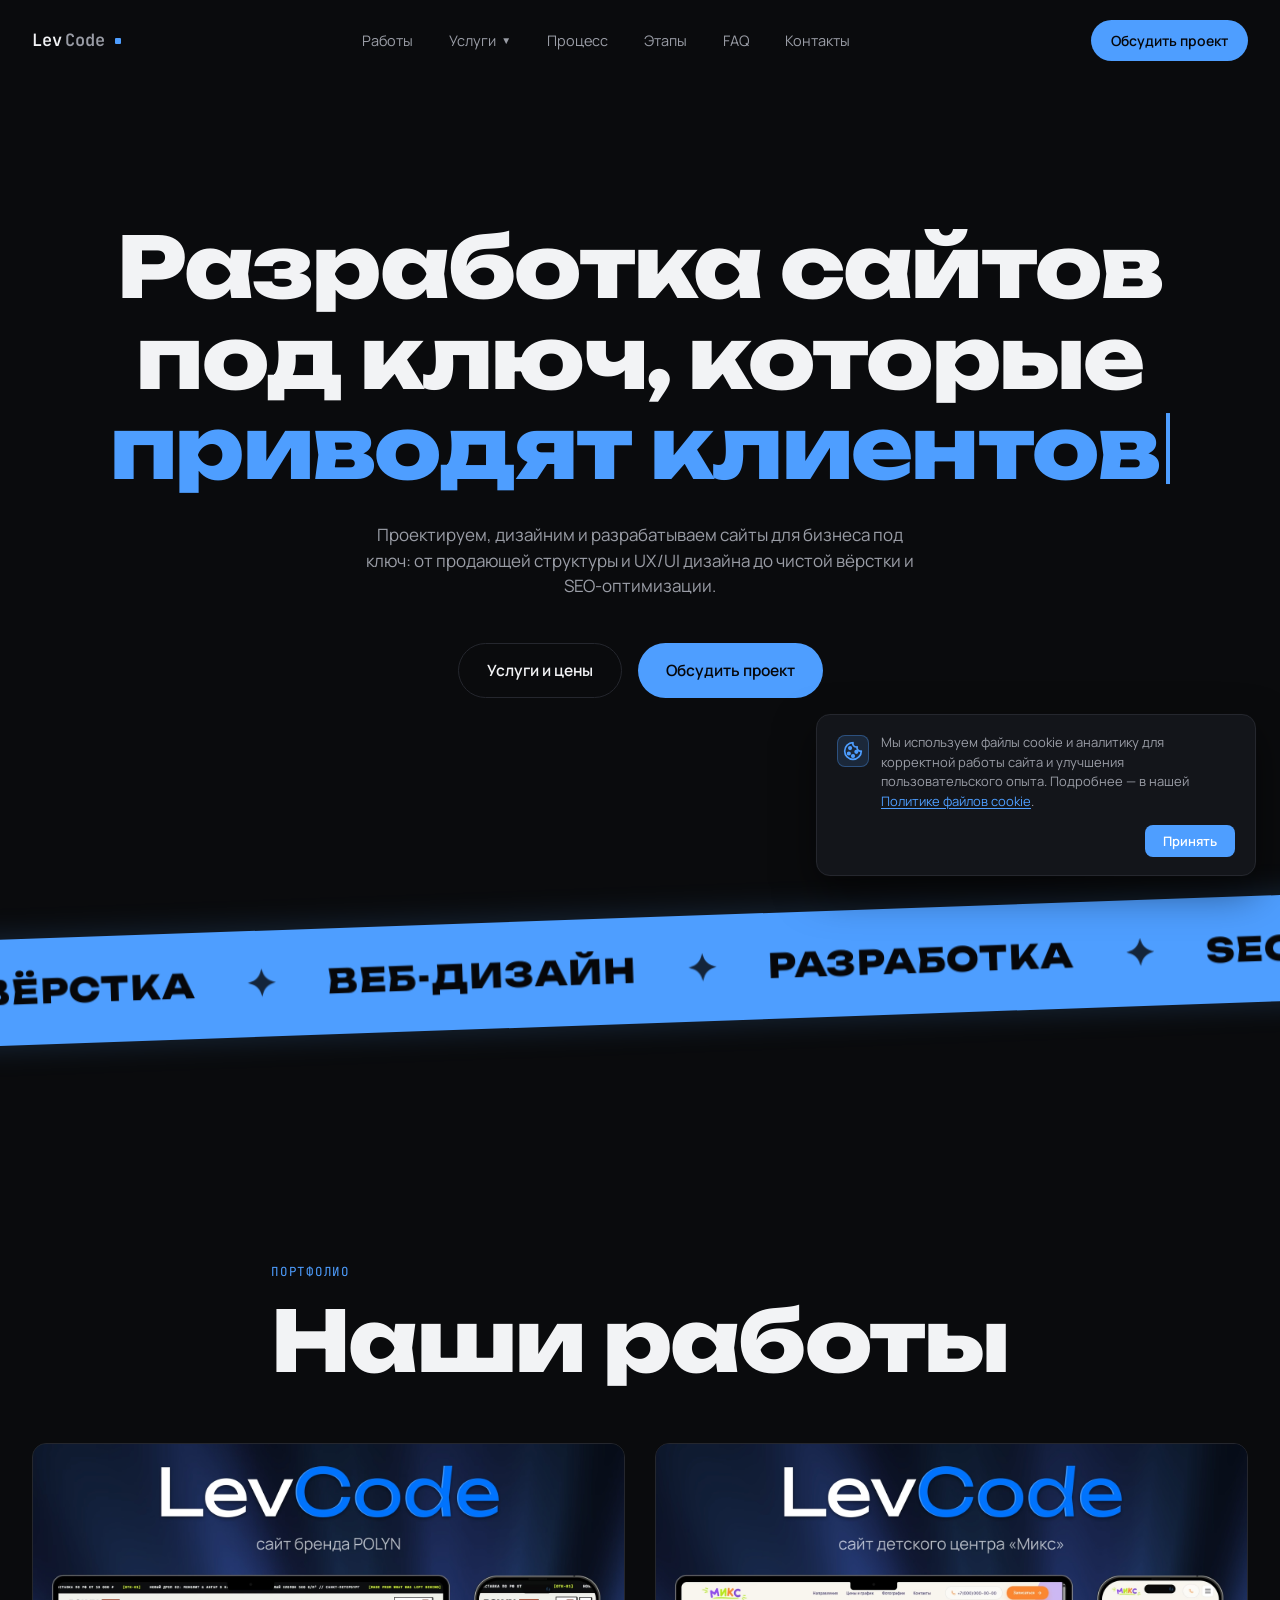
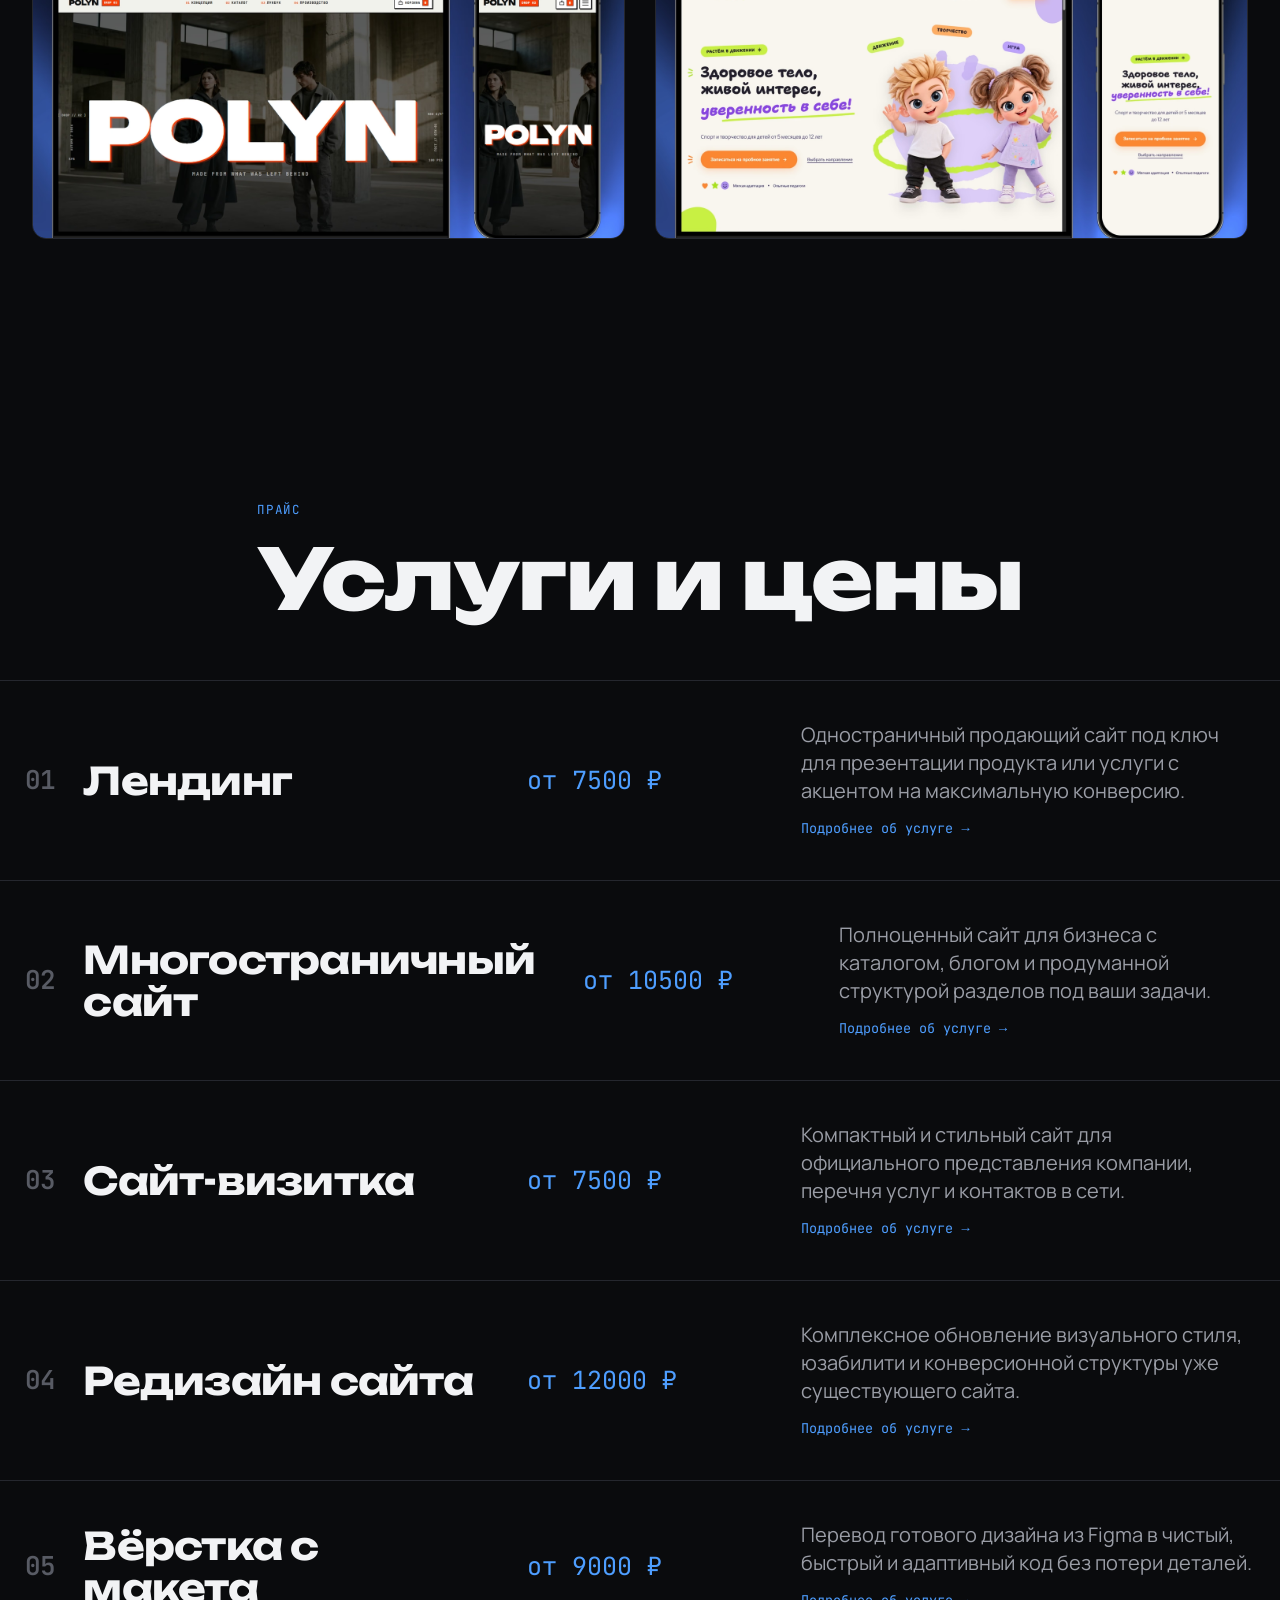
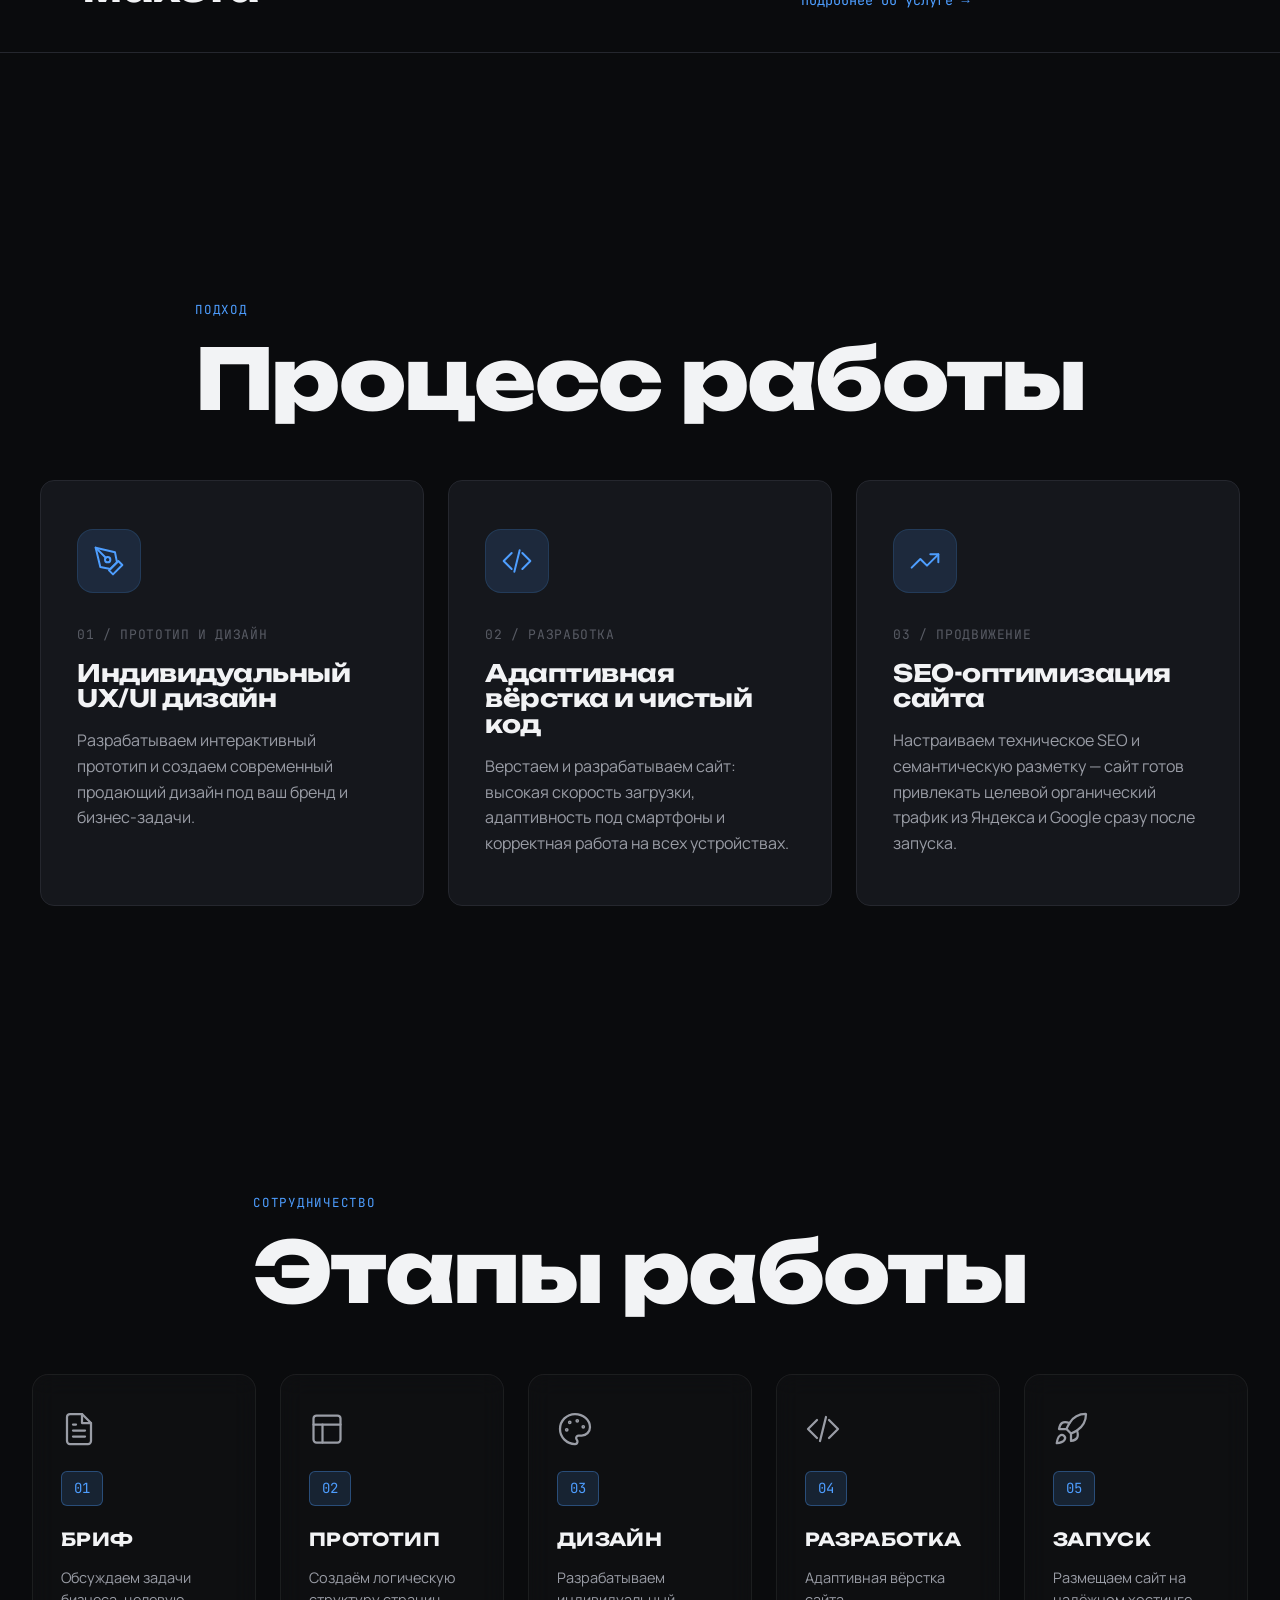
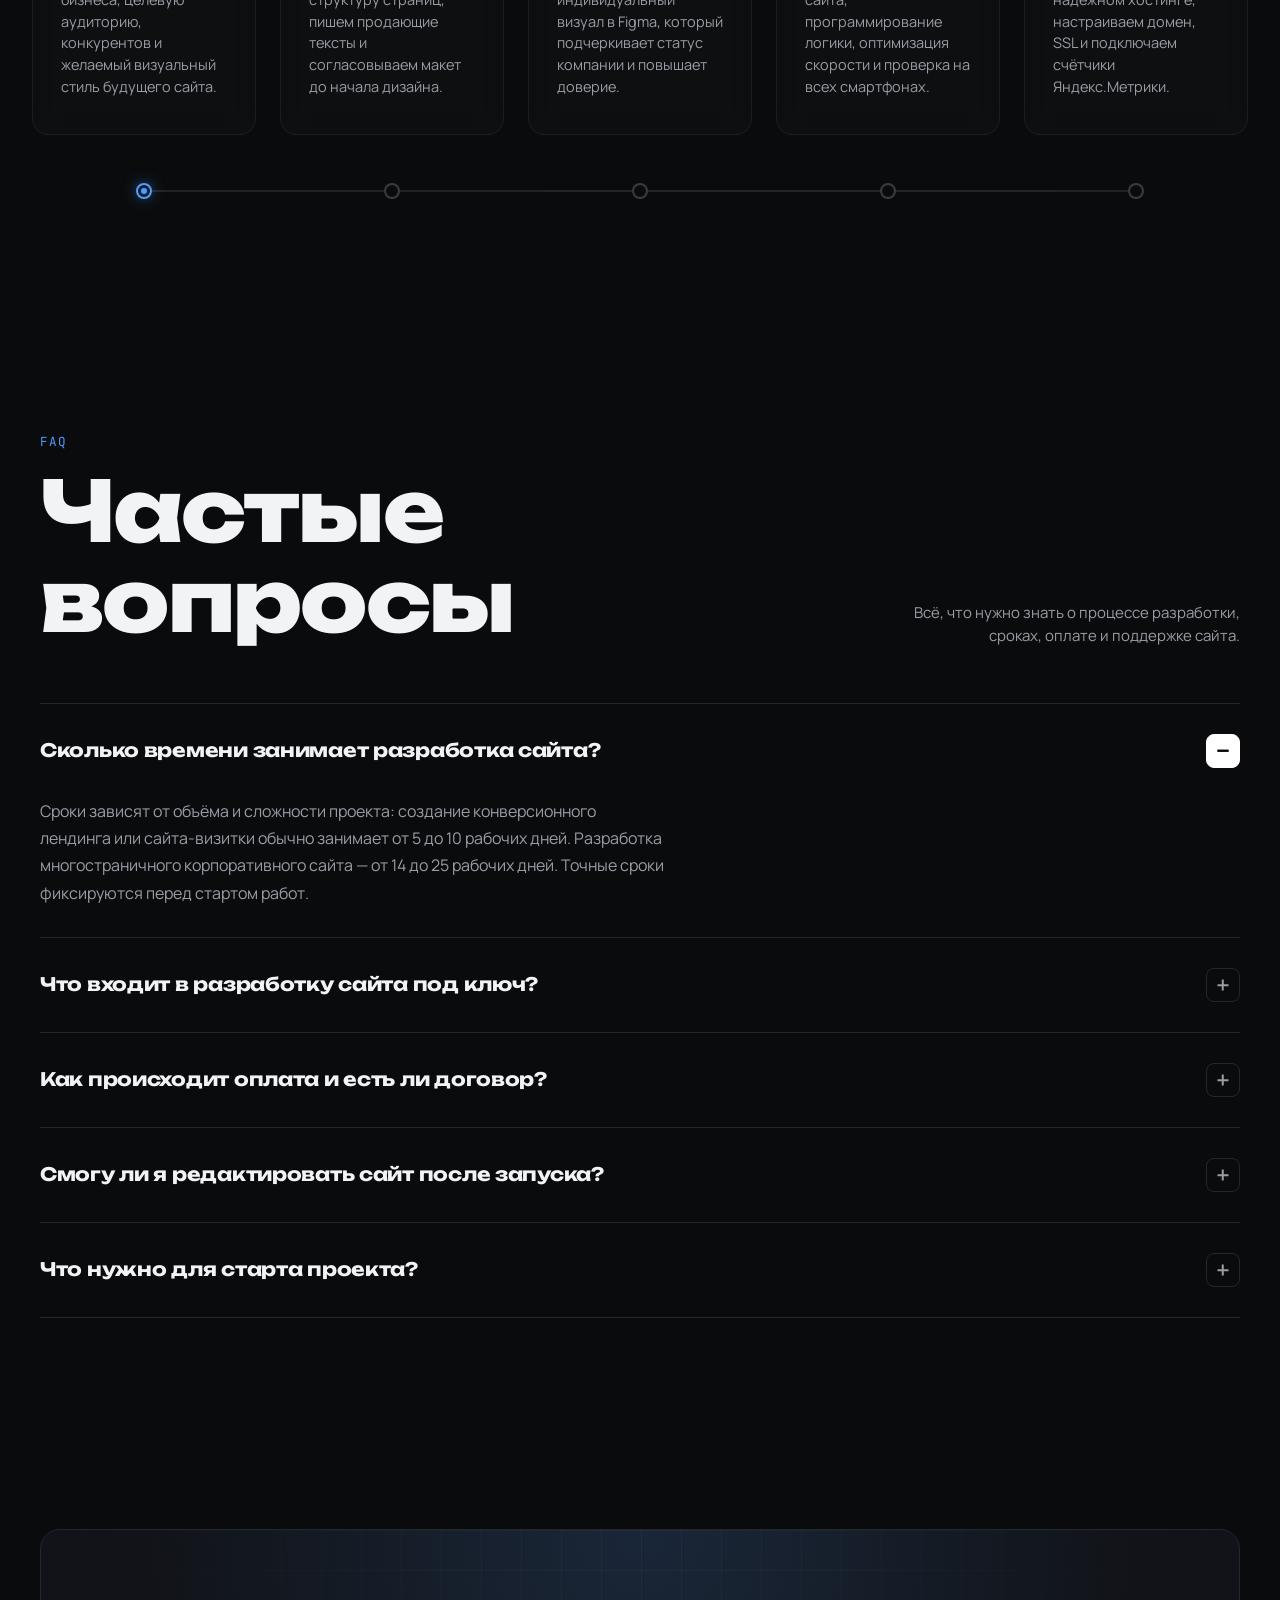
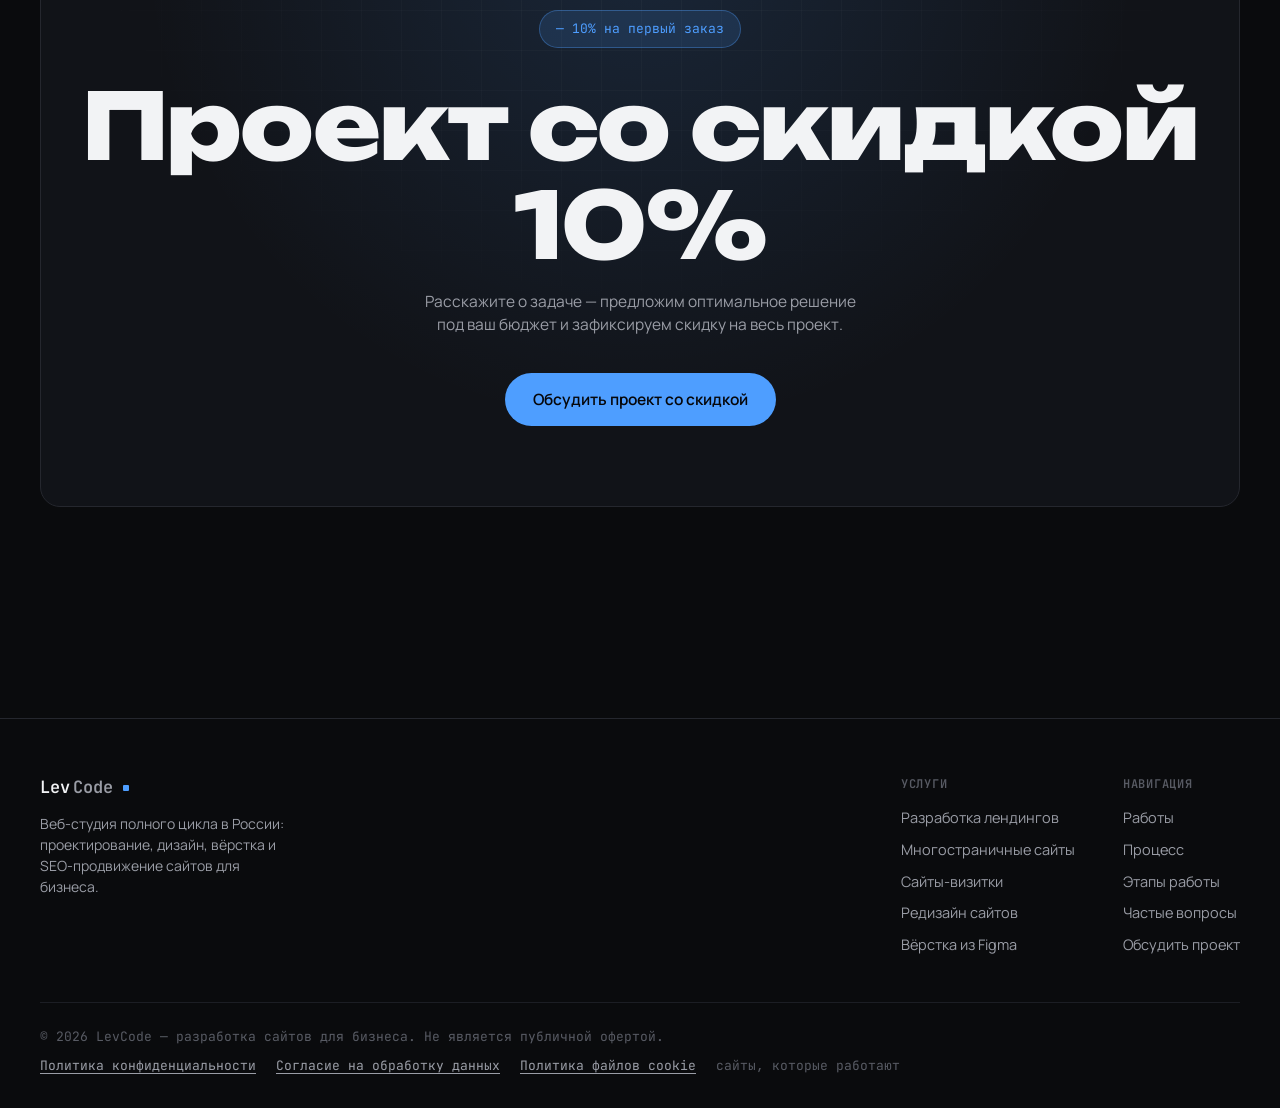
<file: index.html>
<!DOCTYPE html>
<html lang="ru">

<head>
    <meta charset="UTF-8">
    <meta name="viewport" content="width=device-width, initial-scale=1.0">
    <title>LevCode — разработка сайтов для бизнеса под ключ</title>
    <meta name="description"
        content="Веб-студия LevCode: разработка сайтов для бизнеса под ключ. Создаем продающие лендинги, корпоративные сайты, выполняем редизайн и вёрстку с гарантией качества.">
    <meta name="keywords"
        content="разработка сайтов под ключ, создание лендингов, веб студия, заказать сайт для бизнеса, редизайн сайта, верстка сайтов, стоимость разработки сайта">
    <meta name="robots" content="index, follow">
    <meta name="yandex-verification" content="d403779dce766fb2">
    <link rel="canonical" href="https://levcode.ru/">

    <meta property="og:type" content="website">
    <meta property="og:url" content="https://levcode.ru/">
    <meta property="og:title" content="LevCode — разработка сайтов для бизнеса под ключ">
    <meta property="og:description"
        content="Создаем сайты, которые решают задачи бизнеса: продающие лендинги, многостраничные сайты, редизайн и чистая вёрстка. Прототип, дизайн, код и SEO.">
    <meta property="og:image" content="https://levcode.ru/assets/icons/icon-512.png">
    <meta property="og:image:width" content="512">
    <meta property="og:image:height" content="512">
    <meta property="og:locale" content="ru_RU">
    <meta property="og:site_name" content="LevCode">

    <link rel="stylesheet" href="assets/css/fonts.css">
    <link rel="stylesheet" href="assets/css/main.css?v=3">

    <link rel="icon" type="image/x-icon" href="favicon.ico">
    <link rel="icon" type="image/svg+xml" href="favicon.svg">
    <link rel="icon" type="image/png" sizes="120x120" href="assets/icons/favicon-120x120.png">
    <link rel="icon" type="image/png" sizes="32x32" href="assets/icons/favicon-32x32.png">
    <link rel="icon" type="image/png" sizes="16x16" href="assets/icons/favicon-16x16.png">
    <link rel="apple-touch-icon" href="assets/icons/apple-touch-icon.png">
    <link rel="manifest" href="site.webmanifest">
    <meta name="theme-color" content="#0a0b0d">

    <script type="application/ld+json">
    {
      "@context": "https://schema.org",
      "@type": "ProfessionalService",
      "name": "LevCode",
      "alternateName": "Веб-студия LevCode",
      "url": "https://levcode.ru/",
      "logo": "https://levcode.ru/assets/icons/LC_favicon.svg",
      "image": "https://levcode.ru/assets/icons/icon-512.png",
      "description": "Профессиональная разработка и создание сайтов для бизнеса под ключ: продающие лендинги, многостраничные сайты, редизайн, адаптивная вёрстка и SEO-оптимизация.",
      "priceRange": "7500 - 75000 RUB",
      "address": {
        "@type": "PostalAddress",
        "addressCountry": "RU",
        "addressLocality": "Россия"
      },
      "areaServed": {
        "@type": "Country",
        "name": "Россия"
      },
      "hasOfferCatalog": {
        "@type": "OfferCatalog",
        "name": "Услуги разработки сайтов",
        "itemListElement": [
          {
            "@type": "Offer",
            "url": "https://levcode.ru/landing/",
            "itemOffered": {
              "@type": "Service",
              "name": "Разработка лендинга",
              "description": "Одностраничный сайт для презентации продукта или услуги с акцентом на высокую конверсию.",
              "url": "https://levcode.ru/landing/"
            },
            "price": "7500",
            "priceCurrency": "RUB"
          },
          {
            "@type": "Offer",
            "url": "https://levcode.ru/multipage/",
            "itemOffered": {
              "@type": "Service",
              "name": "Создание многостраничного сайта",
              "description": "Полноценный сайт для бизнеса с каталогом, блогом и структурой разделов под ключ.",
              "url": "https://levcode.ru/multipage/"
            },
            "price": "10500",
            "priceCurrency": "RUB"
          },
          {
            "@type": "Offer",
            "url": "https://levcode.ru/vizitka/",
            "itemOffered": {
              "@type": "Service",
              "name": "Разработка сайта-визитки",
              "description": "Компактный сайт для презентации компании, услуг и контактов в сети.",
              "url": "https://levcode.ru/vizitka/"
            },
            "price": "7500",
            "priceCurrency": "RUB"
          },
          {
            "@type": "Offer",
            "url": "https://levcode.ru/redesign/",
            "itemOffered": {
              "@type": "Service",
              "name": "Редизайн сайта",
              "description": "Комплексное обновление визуального стиля, юзабилити и структуры существующего сайта.",
              "url": "https://levcode.ru/redesign/"
            },
            "price": "12000",
            "priceCurrency": "RUB"
          },
          {
            "@type": "Offer",
            "url": "https://levcode.ru/verstka/",
            "itemOffered": {
              "@type": "Service",
              "name": "Вёрстка с макета",
              "description": "Перевод готового дизайна из Figma в чистый, быстрый и адаптивный код без потери деталей.",
              "url": "https://levcode.ru/verstka/"
            },
            "price": "9000",
            "priceCurrency": "RUB"
          }
        ]
      }
    }
    </script>

    <script type="application/ld+json">
    {
      "@context": "https://schema.org",
      "@type": "FAQPage",
      "mainEntity": [
        {
          "@type": "Question",
          "name": "Сколько времени занимает разработка сайта?",
          "acceptedAnswer": {
            "@type": "Answer",
            "text": "Сроки зависят от объёма и сложности проекта: создание конверсионного лендинга или сайта-визитки обычно занимает от 5 до 10 рабочих дней. Разработка многостраничного корпоративного сайта — от 14 до 25 рабочих дней. Точные сроки фиксируются перед стартом работ."
          }
        },
        {
          "@type": "Question",
          "name": "Что входит в разработку сайта под ключ?",
          "acceptedAnswer": {
            "@type": "Answer",
            "text": "Полный цикл: анализ ниши и конкурентов, разработка прототипа и структуры, индивидуальный дизайн в Figma, чистая и быстрая адаптивная вёрстка под все устройства, базовая SEO-оптимизация, подключение форм обратной связи и перенос сайта на ваш хостинг."
          }
        },
        {
          "@type": "Question",
          "name": "Как происходит оплата и есть ли договор?",
          "acceptedAnswer": {
            "@type": "Answer",
            "text": "Работаем официально с фиксацией этапов, стоимости и сроков. Оплата поэтапная: 50% аванс перед началом проектирования и дизайна, и оставшиеся 50% только после полной готовности, демонстрации и тестирования готового сайта."
          }
        },
        {
          "@type": "Question",
          "name": "Смогу ли я редактировать сайт после запуска?",
          "acceptedAnswer": {
            "@type": "Answer",
            "text": "Да. Сайт создается с чистым, модульным кодом. Мы передаем понятные инструкции по замене текстов и изображений, а также остаемся на связи для оперативной поддержки или внесения доработок."
          }
        },
        {
          "@type": "Question",
          "name": "Что нужно для старта проекта?",
          "acceptedAnswer": {
            "@type": "Answer",
            "text": "Достаточно нажать «Обсудить проект» и кратко описать задачу. Если у вас уже есть логотип, тексты или примеры сайтов, которые нравятся — отлично. Если материалов нет, мы поможем сформировать бриф и составить продающую структуру с нуля."
          }
        }
      ]
    }
    </script>

    <script type="text/javascript">
        (function (m, e, t, r, i, k, a) {
            m[i] = m[i] || function () { (m[i].a = m[i].a || []).push(arguments) };
            m[i].l = 1 * new Date();
            for (var j = 0; j < document.scripts.length; j++) { if (document.scripts[j].src === r) { return; } }
            k = e.createElement(t), a = e.getElementsByTagName(t)[0], k.async = 1, k.src = r, a.parentNode.insertBefore(k, a)
        })(window, document, 'script', 'https://mc.yandex.ru/metrika/tag.js?id=111801512', 'ym');

        ym(111801512, 'init', { ssr: true, webvisor: true, clickmap: true, ecommerce: "dataLayer", referrer: document.referrer, url: location.href, accurateTrackBounce: true, trackLinks: true });
    </script>
    <noscript>
        <div><img src="https://mc.yandex.ru/watch/111801512" style="position:absolute; left:-9999px;" alt="" /></div>
    </noscript>
    
</head>

<body>
    <header>
        <nav class="nav" aria-label="Основная навигация">
            <div class="logo"><span>Lev</span><span class="dim">Code</span><span class="bar"></span></div>
            <div class="nav-links">
                <a href="#works">Работы</a>
                <div class="nav-dropdown">
                    <a href="#services">Услуги <span class="nav-dropdown-chevron">▼</span></a>
                    <div class="nav-dropdown-menu">
                        <a href="landing/index.html" class="nav-dropdown-item">
                            <span class="nav-dropdown-item-title">Лендинг</span>
                            <span class="nav-dropdown-item-desc">Одностраничный сайт от 7 500 ₽</span>
                        </a>
                        <a href="multipage/index.html" class="nav-dropdown-item">
                            <span class="nav-dropdown-item-title">Многостраничный сайт</span>
                            <span class="nav-dropdown-item-desc">Для бизнеса и каталогов от 10 500 ₽</span>
                        </a>
                        <a href="vizitka/index.html" class="nav-dropdown-item">
                            <span class="nav-dropdown-item-title">Сайт-визитка</span>
                            <span class="nav-dropdown-item-desc">Компактный сайт компании от 7 500 ₽</span>
                        </a>
                        <a href="redesign/index.html" class="nav-dropdown-item">
                            <span class="nav-dropdown-item-title">Редизайн сайта</span>
                            <span class="nav-dropdown-item-desc">Модернизация UX/UI от 12 000 ₽</span>
                        </a>
                        <a href="verstka/index.html" class="nav-dropdown-item">
                            <span class="nav-dropdown-item-title">Вёрстка из Figma</span>
                            <span class="nav-dropdown-item-desc">Чистый адаптивный код от 9 000 ₽</span>
                        </a>
                    </div>
                </div>
                <a href="#cycle">Процесс</a>
                <a href="#stages">Этапы</a>
                <a href="#faq">FAQ</a>
                <a href="#cta">Контакты</a>
            </div>
            <a href="#modal" class="btn btn-primary nav-cta js-open-modal">Обсудить проект</a>
        </nav>
    </header>

    <main>
        <section class="hero">
            <div class="siderays-bg"></div>
            <h1>Разработка сайтов под ключ, которые<br><span class="rotate-wrap"><span class="rotate-word"
                        id="rotateWord">продают</span><span class="cursor"></span></span></h1>
            <p class="hero-sub">Проектируем, дизайним и разрабатываем сайты для бизнеса под ключ: от продающей структуры
                и UX/UI дизайна до чистой вёрстки и SEO-оптимизации.</p>
            <div class="hero-actions">
                <a href="#services" class="btn btn-ghost btn-lg">Услуги и цены</a>
                <a href="#modal" class="btn btn-primary btn-lg js-open-modal">Обсудить проект</a>
            </div>
        </section>

        <div class="text-loop-wrapper">
            <div class="text-loop-ribbon">
                <div class="text-loop-content">
                    <div class="text-loop-item">Вёрстка<span class="star" aria-hidden="true">✦</span></div>
                    <div class="text-loop-item">Веб-дизайн<span class="star" aria-hidden="true">✦</span></div>
                    <div class="text-loop-item">Разработка<span class="star" aria-hidden="true">✦</span></div>
                    <div class="text-loop-item">SEO-оптимизация<span class="star" aria-hidden="true">✦</span></div>
                    <div class="text-loop-item">Редизайн<span class="star" aria-hidden="true">✦</span></div>
                    <div class="text-loop-item">Интерфейсы<span class="star" aria-hidden="true">✦</span></div>
                </div>
                <div class="text-loop-content" aria-hidden="true">
                    <div class="text-loop-item">Вёрстка<span class="star">✦</span></div>
                    <div class="text-loop-item">Веб-дизайн<span class="star">✦</span></div>
                    <div class="text-loop-item">Разработка<span class="star">✦</span></div>
                    <div class="text-loop-item">SEO-оптимизация<span class="star">✦</span></div>
                    <div class="text-loop-item">Редизайн<span class="star">✦</span></div>
                    <div class="text-loop-item">Интерфейсы<span class="star">✦</span></div>
                </div>
            </div>
        </div>

        <section id="works">
            <div class="section-head">
                <div>
                    <span class="section-tag">Портфолио</span>
                    <h2>Наши работы</h2>
                </div>
            </div>
            <div class="works-grid">
                <div class="work-card" title="Кейс разработки сайта POLYN">
                    <div class="work-thumb" style="--tint1:#1c2b2a;--tint2:#0c1211;--glow:rgba(78,158,255,.35)">
                        <div class="thumb-body">
                            <img src="assets/images/portfolio/POLYN.avif" alt="Кейс разработки сайта POLYN" class="work-thumb-img" loading="lazy" width="1500" height="1000">
                        </div>
                    </div>
                </div>
                <div class="work-card" title="Кейс разработки сайта детского центра «Микс»">
                    <div class="work-thumb" style="--tint1:#0e172c;--tint2:#090d1c;--glow:rgba(78,158,255,.35)">
                        <div class="thumb-body">
                            <img src="assets/images/portfolio/MIX.avif" alt="Кейс разработки сайта детского центра «Микс»" class="work-thumb-img" loading="lazy" width="1500" height="1000">
                        </div>
                    </div>
                </div>
            </div>
        </section>

        <section id="services">
            <div class="section-head">
                <div>
                    <span class="section-tag">Прайс</span>
                    <h2>Услуги и цены</h2>
                </div>
            </div>
            <div class="services-list">

                <div class="service-row">
                    <h3 class="service-name"><span class="service-num">01</span> Лендинг</h3>
                    <div class="service-price">от 7500 ₽</div>
                    <div class="service-desc">
                        Одностраничный продающий сайт под ключ для презентации продукта или услуги с акцентом на максимальную конверсию.
                        <div><a href="landing/index.html" class="service-link-btn">Подробнее об услуге →</a></div>
                    </div>
                </div>

                <div class="service-row">
                    <h3 class="service-name"><span class="service-num">02</span> Многостраничный сайт</h3>
                    <div class="service-price">от 10500 ₽</div>
                    <div class="service-desc">
                        Полноценный сайт для бизнеса с каталогом, блогом и продуманной структурой разделов под ваши задачи.
                        <div><a href="multipage/index.html" class="service-link-btn">Подробнее об услуге →</a></div>
                    </div>
                </div>

                <div class="service-row">
                    <h3 class="service-name"><span class="service-num">03</span> Сайт-визитка</h3>
                    <div class="service-price">от 7500 ₽</div>
                    <div class="service-desc">
                        Компактный и стильный сайт для официального представления компании, перечня услуг и контактов в сети.
                        <div><a href="vizitka/index.html" class="service-link-btn">Подробнее об услуге →</a></div>
                    </div>
                </div>

                <div class="service-row">
                    <h3 class="service-name"><span class="service-num">04</span> Редизайн сайта</h3>
                    <div class="service-price">от 12000 ₽</div>
                    <div class="service-desc">
                        Комплексное обновление визуального стиля, юзабилити и конверсионной структуры уже существующего сайта.
                        <div><a href="redesign/index.html" class="service-link-btn">Подробнее об услуге →</a></div>
                    </div>
                </div>

                <div class="service-row">
                    <h3 class="service-name"><span class="service-num">05</span> Вёрстка с макета</h3>
                    <div class="service-price">от 9000 ₽</div>
                    <div class="service-desc">
                        Перевод готового дизайна из Figma в чистый, быстрый и адаптивный код без потери деталей.
                        <div><a href="verstka/index.html" class="service-link-btn">Подробнее об услуге →</a></div>
                    </div>
                </div>

            </div>
        </section>

        <section id="cycle">
            <div class="section-head">
                <div>
                    <span class="section-tag">Подход</span>
                    <h2>Процесс работы</h2>
                </div>
            </div>
            <div class="cycle-grid">

                <div class="cycle-item">
                    <div class="cycle-icon">
                        <svg xmlns="http://www.w3.org/2000/svg" width="32" height="32" viewBox="0 0 24 24" fill="none"
                            stroke="currentColor" stroke-width="1.5" stroke-linecap="round" stroke-linejoin="round"
                            aria-hidden="true" focusable="false">
                            <path d="M12 19l7-7 3 3-7 7-3-3z"></path>
                            <path d="M18 13l-1.5-7.5L2 2l3.5 14.5L13 18l5-5z"></path>
                            <path d="M2 2l7.586 7.586"></path>
                            <circle cx="11" cy="11" r="2"></circle>
                        </svg>
                    </div>
                    <div class="cycle-content">
                        <span class="cycle-index">01 / прототип и дизайн</span>
                        <h3>Индивидуальный UX/UI дизайн</h3>
                        <p>Разрабатываем интерактивный прототип и создаем современный продающий дизайн под ваш бренд и
                            бизнес-задачи.</p>
                    </div>
                </div>

                <div class="cycle-item">
                    <div class="cycle-icon">
                        <svg xmlns="http://www.w3.org/2000/svg" width="32" height="32" viewBox="0 0 24 24" fill="none"
                            stroke="currentColor" stroke-width="1.5" stroke-linecap="round" stroke-linejoin="round"
                            aria-hidden="true" focusable="false">
                            <polyline points="16 18 22 12 16 6"></polyline>
                            <polyline points="8 6 2 12 8 18"></polyline>
                            <line x1="14" y1="4" x2="10" y2="20"></line>
                        </svg>
                    </div>
                    <div class="cycle-content">
                        <span class="cycle-index">02 / разработка</span>
                        <h3>Адаптивная вёрстка и чистый код</h3>
                        <p>Верстаем и разрабатываем сайт: высокая скорость загрузки, адаптивность под смартфоны и
                            корректная работа на всех устройствах.
                        </p>
                    </div>
                </div>

                <div class="cycle-item">
                    <div class="cycle-icon">
                        <svg xmlns="http://www.w3.org/2000/svg" width="32" height="32" viewBox="0 0 24 24" fill="none"
                            stroke="currentColor" stroke-width="1.5" stroke-linecap="round" stroke-linejoin="round"
                            aria-hidden="true" focusable="false">
                            <polyline points="22 7 13.5 15.5 8.5 10.5 2 17"></polyline>
                            <polyline points="16 7 22 7 22 13"></polyline>
                        </svg>
                    </div>
                    <div class="cycle-content">
                        <span class="cycle-index">03 / продвижение</span>
                        <h3>SEO-оптимизация сайта</h3>
                        <p>Настраиваем техническое SEO и семантическую разметку — сайт готов привлекать целевой
                            органический трафик из Яндекса и Google сразу после запуска.</p>
                    </div>
                </div>

            </div>
        </section>

        <section id="stages">
            <div class="section-head">
                <div>
                    <span class="section-tag">Сотрудничество</span>
                    <h2>Этапы работы</h2>
                </div>
            </div>
            <div class="stages-wrapper">
                <div class="stages-cards">

                    <div class="stage-card" data-index="0">
                        <div class="stage-icon">
                            <svg xmlns="http://www.w3.org/2000/svg" width="36" height="36" viewBox="0 0 24 24"
                                fill="none" stroke="currentColor" stroke-width="1.5" stroke-linecap="round"
                                stroke-linejoin="round" aria-hidden="true" focusable="false">
                                <path d="M14 2H6a2 2 0 0 0-2 2v16a2 2 0 0 0 2 2h12a2 2 0 0 0 2-2V8z"></path>
                                <polyline points="14 2 14 8 20 8"></polyline>
                                <line x1="16" y1="13" x2="8" y2="13"></line>
                                <line x1="16" y1="17" x2="8" y2="17"></line>
                                <polyline points="10 9 9 9 8 9"></polyline>
                            </svg>
                        </div>
                        <span class="stage-num">01</span>
                        <span class="stage-name">БРИФ</span>
                        <span class="stage-desc">Обсуждаем задачи бизнеса, целевую аудиторию, конкурентов и желаемый
                            визуальный стиль будущего сайта.</span>
                    </div>

                    <div class="stage-card" data-index="1">
                        <div class="stage-icon">
                            <svg xmlns="http://www.w3.org/2000/svg" width="36" height="36" viewBox="0 0 24 24"
                                fill="none" stroke="currentColor" stroke-width="1.5" stroke-linecap="round"
                                stroke-linejoin="round" aria-hidden="true" focusable="false">
                                <rect x="3" y="3" width="18" height="18" rx="2" ry="2"></rect>
                                <line x1="3" y1="9" x2="21" y2="9"></line>
                                <line x1="9" y1="21" x2="9" y2="9"></line>
                            </svg>
                        </div>
                        <span class="stage-num">02</span>
                        <span class="stage-name">ПРОТОТИП</span>
                        <span class="stage-desc">Создаём логическую структуру страниц, пишем продающие тексты и
                            согласовываем макет до начала дизайна.</span>
                    </div>

                    <div class="stage-card" data-index="2">
                        <div class="stage-icon">
                            <svg xmlns="http://www.w3.org/2000/svg" width="36" height="36" viewBox="0 0 24 24"
                                fill="none" stroke="currentColor" stroke-width="1.5" stroke-linecap="round"
                                stroke-linejoin="round" aria-hidden="true" focusable="false">
                                <circle cx="13.5" cy="6.5" r=".5"></circle>
                                <circle cx="17.5" cy="10.5" r=".5"></circle>
                                <circle cx="8.5" cy="7.5" r=".5"></circle>
                                <circle cx="6.5" cy="12.5" r=".5"></circle>
                                <path
                                    d="M12 2C6.5 2 2 6.5 2 12s4.5 10 10 10c.926 0 1.648-.746 1.648-1.688 0-.437-.18-.836-.437-1.124-.29-.289-.438-.652-.438-1.125a1.64 1.64 0 0 1 1.668-1.668h1.996c3.051 0 5.555-2.503 5.555-5.554C21.965 6.012 17.461 2 12 2z">
                                </path>
                            </svg>
                        </div>
                        <span class="stage-num">03</span>
                        <span class="stage-name">ДИЗАЙН</span>
                        <span class="stage-desc">Разрабатываем индивидуальный визуал в Figma, который подчеркивает
                            статус компании и повышает доверие.</span>
                    </div>

                    <div class="stage-card" data-index="3">
                        <div class="stage-icon">
                            <svg xmlns="http://www.w3.org/2000/svg" width="36" height="36" viewBox="0 0 24 24"
                                fill="none" stroke="currentColor" stroke-width="1.5" stroke-linecap="round"
                                stroke-linejoin="round" aria-hidden="true" focusable="false">
                                <polyline points="16 18 22 12 16 6"></polyline>
                                <polyline points="8 6 2 12 8 18"></polyline>
                                <line x1="14" y1="4" x2="10" y2="20"></line>
                            </svg>
                        </div>
                        <span class="stage-num">04</span>
                        <span class="stage-name">РАЗРАБОТКА</span>
                        <span class="stage-desc">Адаптивная вёрстка сайта, программирование логики, оптимизация скорости
                            и проверка на всех смартфонах.</span>
                    </div>

                    <div class="stage-card" data-index="4">
                        <div class="stage-icon">
                            <svg xmlns="http://www.w3.org/2000/svg" width="36" height="36" viewBox="0 0 24 24"
                                fill="none" stroke="currentColor" stroke-width="1.5" stroke-linecap="round"
                                stroke-linejoin="round" aria-hidden="true" focusable="false">
                                <path
                                    d="M4.5 16.5c-1.5 1.26-2 5-2 5s3.74-.5 5-2c.71-.84.7-2.13-.09-2.91a2.18 2.18 0 0 0-2.91-.09z">
                                </path>
                                <path
                                    d="m12 15-3-3a22 22 0 0 1 2-3.95A12.88 12.88 0 0 1 22 2c0 2.72-.78 7.5-6 11a22.35 22.35 0 0 1-4 2z">
                                </path>
                                <path d="M9 12H4s.55-3.03 2-4c1.62-1.08 5 0 5 0"></path>
                                <path d="M12 15v5s3.03-.55 4-2c1.08-1.62 0-5 0-5"></path>
                            </svg>
                        </div>
                        <span class="stage-num">05</span>
                        <span class="stage-name">ЗАПУСК</span>
                        <span class="stage-desc">Размещаем сайт на надёжном хостинге, настраиваем домен, SSL и
                            подключаем счётчики Яндекс.Метрики.</span>
                    </div>
                </div>

                <div class="stages-progress-container">
                    <div class="stages-progress-track">
                        <div class="stages-progress-fill" id="stagesProgressFill"></div>
                        <div class="progress-node active" id="pnode-0" style="left: 0%;">
                            <div class="node-inner"></div>
                        </div>
                        <div class="progress-node" id="pnode-1" style="left: 25%;">
                            <div class="node-inner"></div>
                        </div>
                        <div class="progress-node" id="pnode-2" style="left: 50%;">
                            <div class="node-inner"></div>
                        </div>
                        <div class="progress-node" id="pnode-3" style="left: 75%;">
                            <div class="node-inner"></div>
                        </div>
                        <div class="progress-node" id="pnode-4" style="left: 100%;">
                            <div class="node-inner"></div>
                        </div>
                    </div>
                </div>
            </div>
        </section>

        <section id="faq">
            <div class="section-head">
                <div>
                    <span class="section-tag">FAQ</span>
                    <h2>Частые вопросы</h2>
                </div>
                <p>Всё, что нужно знать о процессе разработки, сроках, оплате и поддержке сайта.</p>
            </div>
            <div class="faq">
                <div class="faq-item open">
                    <h3>
                        <button type="button" class="faq-q" id="faq-q0" aria-expanded="true" aria-controls="faq-a0">
                            <span>Сколько времени занимает разработка сайта?</span>
                            <span class="faq-ic" aria-hidden="true"></span>
                        </button>
                    </h3>
                    <div class="faq-a" id="faq-a0" role="region" aria-labelledby="faq-q0">
                        <div>
                            <p>Сроки зависят от объёма и сложности проекта: создание конверсионного лендинга или сайта-визитки обычно занимает от 5 до 10 рабочих дней. Разработка многостраничного корпоративного сайта — от 14 до 25 рабочих дней. Точные сроки фиксируются перед стартом работ.</p>
                        </div>
                    </div>
                </div>

                <div class="faq-item">
                    <h3>
                        <button type="button" class="faq-q" id="faq-q1" aria-expanded="false" aria-controls="faq-a1">
                            <span>Что входит в разработку сайта под ключ?</span>
                            <span class="faq-ic" aria-hidden="true"></span>
                        </button>
                    </h3>
                    <div class="faq-a" id="faq-a1" role="region" aria-labelledby="faq-q1">
                        <div>
                            <p>Полный цикл: анализ ниши и конкурентов, разработка прототипа и структуры, индивидуальный дизайн в Figma, чистая и быстрая адаптивная вёрстка под все устройства, базовая SEO-оптимизация, подключение форм обратной связи и перенос сайта на ваш хостинг.</p>
                        </div>
                    </div>
                </div>

                <div class="faq-item">
                    <h3>
                        <button type="button" class="faq-q" id="faq-q2" aria-expanded="false" aria-controls="faq-a2">
                            <span>Как происходит оплата и есть ли договор?</span>
                            <span class="faq-ic" aria-hidden="true"></span>
                        </button>
                    </h3>
                    <div class="faq-a" id="faq-a2" role="region" aria-labelledby="faq-q2">
                        <div>
                            <p>Работаем официально с фиксацией этапов, стоимости и сроков. Оплата поэтапная: 50% аванс перед началом проектирования и дизайна, и оставшиеся 50% только после полной готовности, демонстрации и тестирования готового сайта.</p>
                        </div>
                    </div>
                </div>

                <div class="faq-item">
                    <h3>
                        <button type="button" class="faq-q" id="faq-q3" aria-expanded="false" aria-controls="faq-a3">
                            <span>Смогу ли я редактировать сайт после запуска?</span>
                            <span class="faq-ic" aria-hidden="true"></span>
                        </button>
                    </h3>
                    <div class="faq-a" id="faq-a3" role="region" aria-labelledby="faq-q3">
                        <div>
                            <p>Да. Сайт создается с чистым, модульным кодом. Мы передаем понятные инструкции по замене текстов и изображений, а также остаемся на связи для оперативной поддержки или внесения доработок.</p>
                        </div>
                    </div>
                </div>

                <div class="faq-item">
                    <h3>
                        <button type="button" class="faq-q" id="faq-q4" aria-expanded="false" aria-controls="faq-a4">
                            <span>Что нужно для старта проекта?</span>
                            <span class="faq-ic" aria-hidden="true"></span>
                        </button>
                    </h3>
                    <div class="faq-a" id="faq-a4" role="region" aria-labelledby="faq-q4">
                        <div>
                            <p>Достаточно нажать «Обсудить проект» и кратко описать задачу. Если у вас уже есть логотип, тексты или примеры сайтов, которые нравятся — отлично. Если материалов нет, мы поможем сформировать бриф и составить продающую структуру с нуля.</p>
                        </div>
                    </div>
                </div>
            </div>
        </section>

        <section class="cta-section" id="cta">
            <div class="cta-box">
                <span class="cta-tag mono">— 10% на первый заказ</span>
                <h2>Проект со скидкой 10%</h2>
                <p>Расскажите о задаче — предложим оптимальное решение под ваш бюджет и зафиксируем скидку на весь
                    проект.</p>
                <a href="#modal" class="btn btn-primary btn-lg js-open-modal">Обсудить проект со скидкой</a>
            </div>
        </section>
    </main>

    <footer>
        <div class="footer-top">
            <div class="footer-brand">
                <div class="logo"><span>Lev</span><span class="dim">Code</span><span class="bar"></span></div>
                <p>Веб-студия полного цикла в России: проектирование, дизайн, вёрстка и SEO-продвижение сайтов для
                    бизнеса.</p>
            </div>
            <div class="footer-links">
                <div class="footer-col">
                    <h4>Услуги</h4>
                    <a href="landing/index.html">Разработка лендингов</a>
                    <a href="multipage/index.html">Многостраничные сайты</a>
                    <a href="vizitka/index.html">Сайты-визитки</a>
                    <a href="redesign/index.html">Редизайн сайтов</a>
                    <a href="verstka/index.html">Вёрстка из Figma</a>
                </div>
                <div class="footer-col">
                    <h4>Навигация</h4>
                    <a href="#works">Работы</a>
                    <a href="#cycle">Процесс</a>
                    <a href="#stages">Этапы работы</a>
                    <a href="#faq">Частые вопросы</a>
                    <a href="#modal" class="js-open-modal">Обсудить проект</a>
                </div>
            </div>
        </div>
        <div class="footer-bottom">
            <span>© 2026 LevCode — разработка сайтов для бизнеса. Не является публичной офертой.</span>
            <div class="footer-bottom-links">
                <a href="policy.html">Политика конфиденциальности</a>
                <a href="privacy.html">Согласие на обработку данных</a>
                <a href="cookie-policy.html">Политика файлов cookie</a>
                <span>сайты, которые работают</span>
            </div>
        </div>
    </footer>

    <div class="modal-backdrop" id="projectModal" role="dialog" aria-modal="true" aria-labelledby="modalTitle">
        <div class="modal-container" data-lenis-prevent>
            <button class="modal-close" aria-label="Закрыть модальное окно">&times;</button>
            <div class="modal-content">
                <span class="section-tag">Связь</span>
                <div class="modal-title" id="modalTitle">Обсудить проект и расчет стоимости</div>
                <p class="modal-desc">Оставьте заявку, и мы свяжемся с вами в течение рабочего дня для консультации и
                    расчета цены.</p>
                <form class="modal-form" id="projectForm">
                    <div class="form-group">
                        <label for="f-name">Имя</label>
                        <input type="text" id="f-name" name="name" placeholder="Как к вам обращаться" required>
                    </div>
                    <div class="form-group">
                        <label for="f-contact">Telegram или email</label>
                        <input type="text" id="f-contact" name="contact" placeholder="@LevCode или LevCode@example.com"
                            required>
                    </div>
                    <div class="form-row">
                        <div class="form-group">
                            <label for="f-type">Тип проекта</label>
                            <div class="select-wrapper">
                                <select id="f-type" name="project-type" required>
                                    <option value="" disabled selected hidden>Выберите тип проекта</option>
                                    <option value="landing">Лендинг</option>
                                    <option value="multipage">Многостраничный сайт</option>
                                    <option value="business-card">Сайт-визитка</option>
                                    <option value="redesign">Редизайн</option>
                                    <option value="markup">Вёрстка с макета</option>
                                    <option value="other">другое</option>
                                </select>
                            </div>
                        </div>
                        <div class="form-group">
                            <label for="f-budget">Ориентировочный бюджет</label>
                            <div class="select-wrapper">
                                <select id="f-budget" name="budget" required>
                                    <option value="" disabled selected hidden>Укажите бюджет</option>
                                    <option value="7500">до 7500 ₽</option>
                                    <option value="7500-15000">от 7500 ₽ до 15000 ₽</option>
                                    <option value="15000-30000">от 15000 ₽ до 30000 ₽</option>
                                    <option value="other">другое/обсуждаемо</option>
                                </select>
                            </div>
                        </div>
                    </div>
                    <div class="form-group">
                        <label for="f-desc">Коротко о задаче</label>
                        <textarea id="f-desc" name="description" placeholder="Коротко о задаче" rows="4"></textarea>
                    </div>
                    <button type="submit" class="btn btn-primary btn-submit">Отправить</button>
                    <p class="form-consent">
                        Нажимая кнопку «Отправить», вы даете согласие на обработку персональных данных в соответствии с <a href="policy.html" target="_blank">Политикой конфиденциальности</a> и <a href="privacy.html" target="_blank">Согласием на обработку</a>
                    </p>
                </form>
            </div>
        </div>
    </div>

    <script defer src="assets/js/lenis.min.js"></script>
    <script defer src="assets/js/main.js?v=3"></script>
    <script defer src="assets/js/ogl.umd.js"></script>
    <script defer src="assets/js/siderays-vanilla.js"></script>

</body>

</html>
</file>
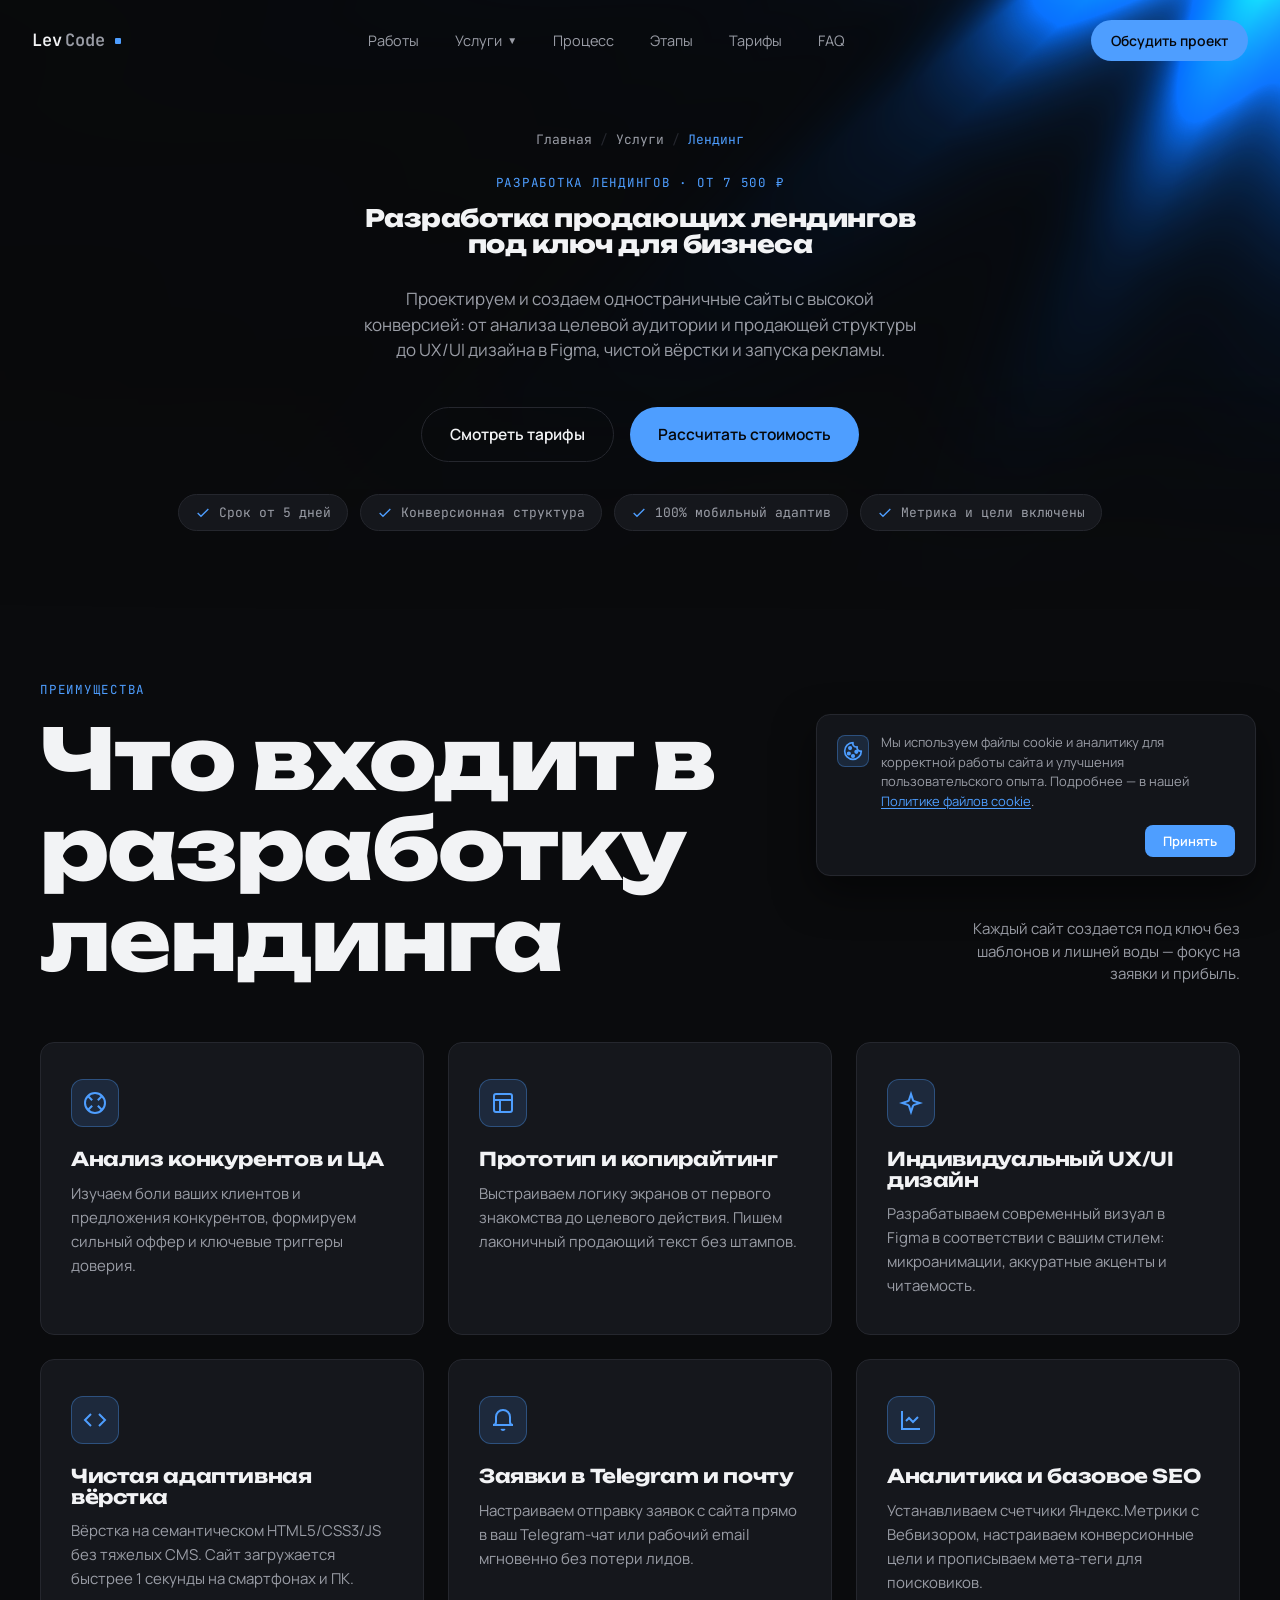
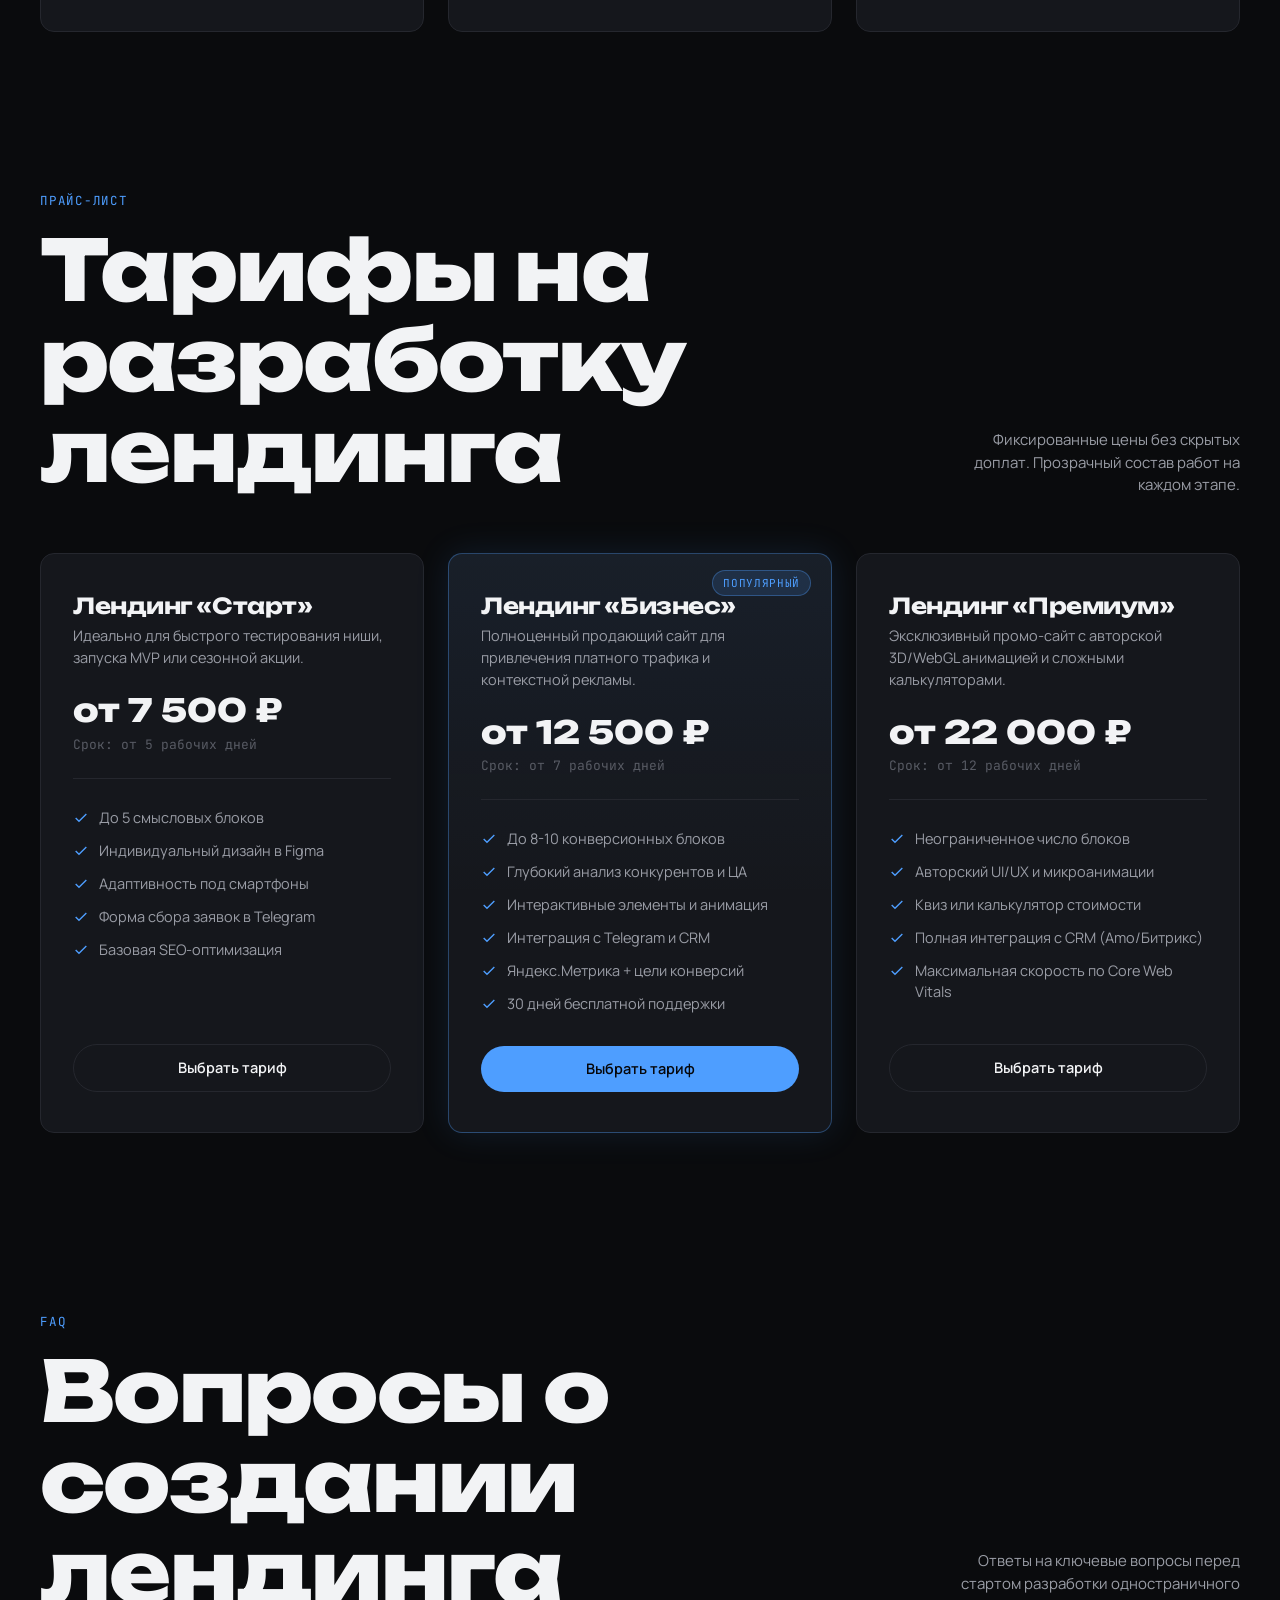
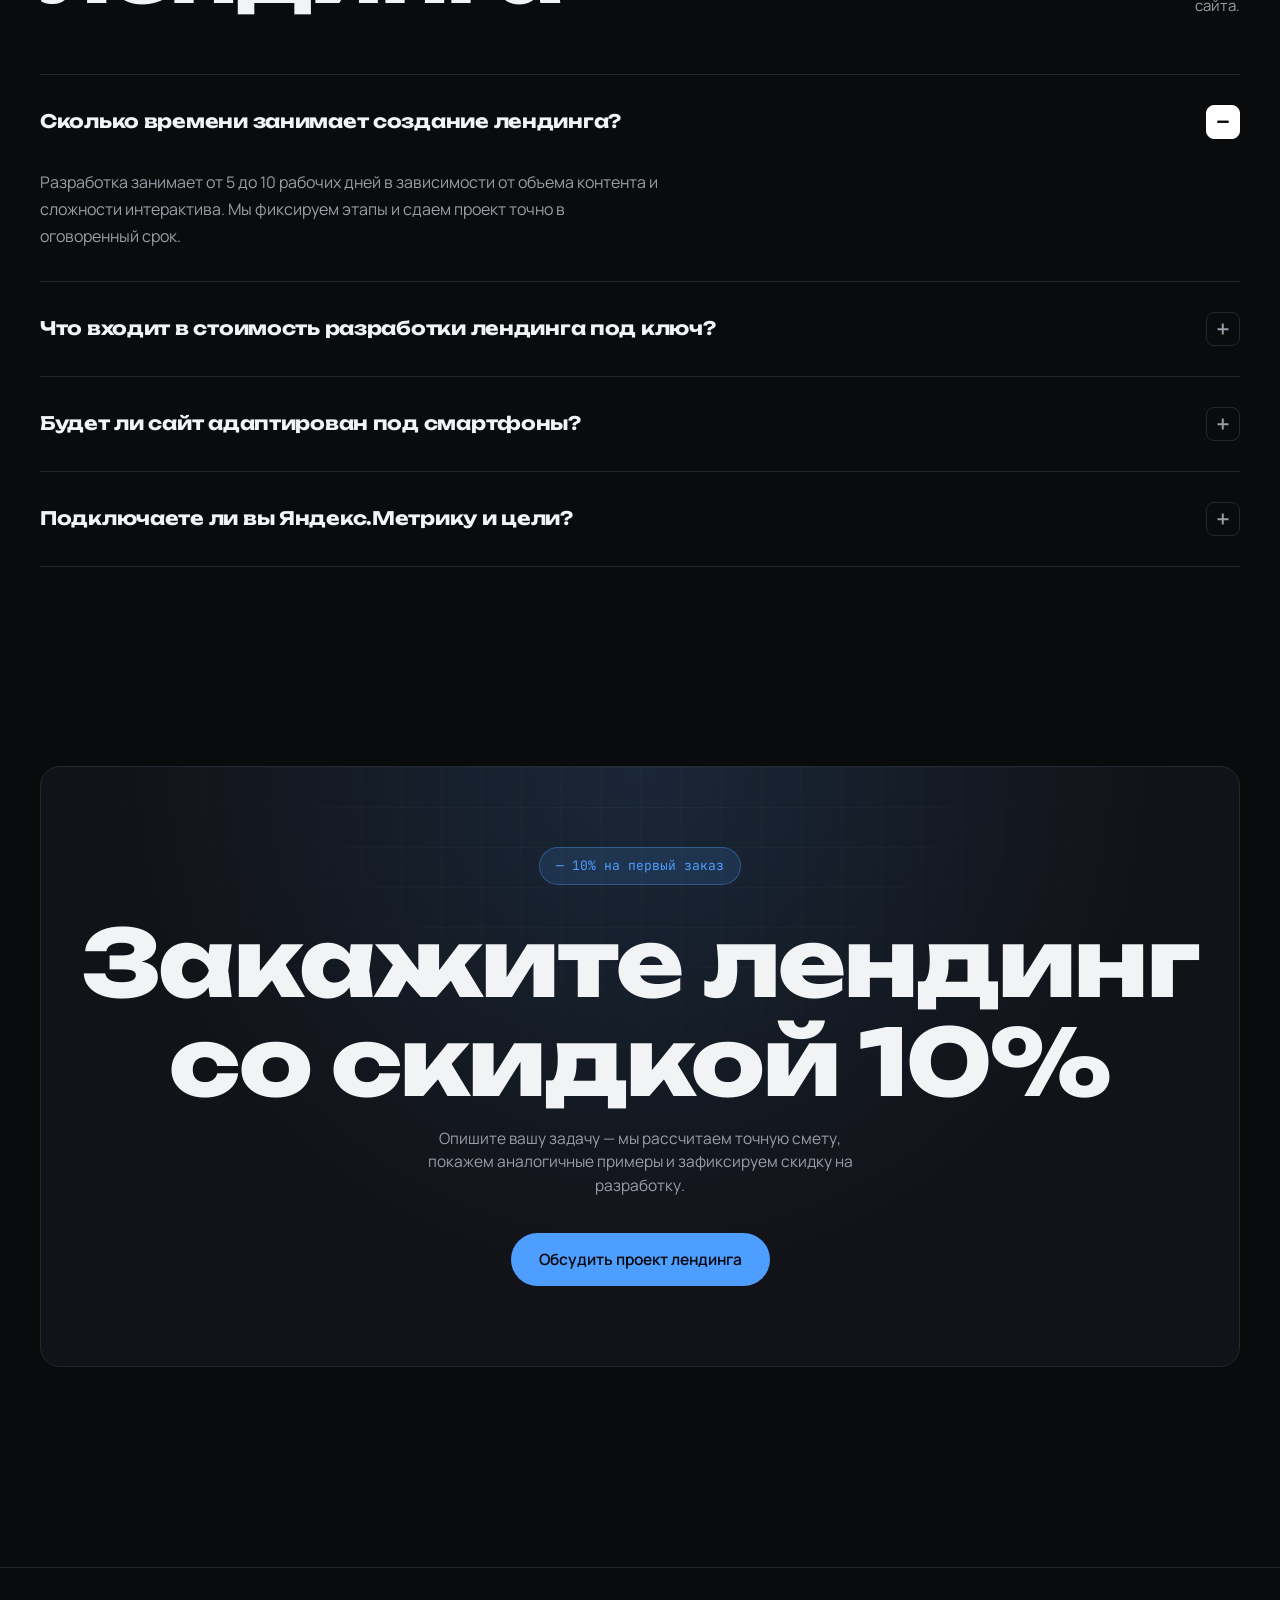
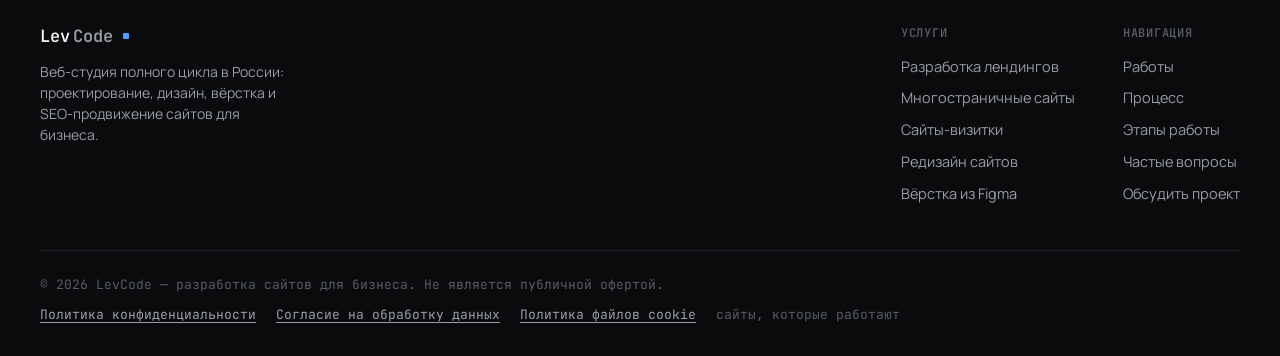
<file: landing/index.html>
<!DOCTYPE html>
<html lang="ru">

<head>
    <meta charset="UTF-8">
    <meta name="viewport" content="width=device-width, initial-scale=1.0">
    <title>Разработка лендингов под ключ от 7 500 ₽ — заказать продающий сайт | LevCode</title>
    <meta name="description"
        content="Разработка эффективных продающих лендингов для бизнеса под ключ от студии LevCode. Прототип, UX/UI дизайн в Figma, чистая вёрстка и SEO от 7 500 ₽. Срок от 5 дней.">
    <meta name="robots" content="index, follow">
    <link rel="canonical" href="https://levcode.ru/landing/">

    <meta property="og:type" content="website">
    <meta property="og:url" content="https://levcode.ru/landing/">
    <meta property="og:title" content="Разработка лендингов под ключ от 7 500 ₽ — веб-студия LevCode">
    <meta property="og:description"
        content="Создаем продающие одностраничные сайты под ключ с высокой конверсией: прототип, дизайн в Figma, быстрая вёрстка и базовая SEO-оптимизация.">
    <meta property="og:image" content="https://levcode.ru/assets/icons/icon-512.png">
    <meta property="og:locale" content="ru_RU">
    <meta property="og:site_name" content="LevCode">

    <link rel="stylesheet" href="../assets/css/fonts.css">
    <link rel="stylesheet" href="../assets/css/main.css?v=3">

    <link rel="icon" type="image/x-icon" href="../favicon.ico">
    <link rel="icon" type="image/svg+xml" href="../favicon.svg">
    <link rel="icon" type="image/png" sizes="120x120" href="../assets/icons/favicon-120x120.png">
    <link rel="icon" type="image/png" sizes="32x32" href="../assets/icons/favicon-32x32.png">
    <link rel="icon" type="image/png" sizes="16x16" href="../assets/icons/favicon-16x16.png">
    <link rel="apple-touch-icon" href="../assets/icons/apple-touch-icon.png">
    <link rel="manifest" href="../site.webmanifest">
    <meta name="theme-color" content="#0a0b0d">

    <script type="application/ld+json">
    {
      "@context": "https://schema.org",
      "@type": "BreadcrumbList",
      "itemListElement": [
        {
          "@type": "ListItem",
          "position": 1,
          "name": "Главная",
          "item": "https://levcode.ru/"
        },
        {
          "@type": "ListItem",
          "position": 2,
          "name": "Услуги",
          "item": "https://levcode.ru/#services"
        },
        {
          "@type": "ListItem",
          "position": 3,
          "name": "Разработка лендинга",
          "item": "https://levcode.ru/landing/"
        }
      ]
    }
    </script>

    <script type="application/ld+json">
    {
      "@context": "https://schema.org",
      "@type": "Service",
      "serviceType": "Разработка лендингов под ключ",
      "name": "Создание продающего лендинга",
      "provider": {
        "@type": "ProfessionalService",
        "name": "LevCode",
        "url": "https://levcode.ru/"
      },
      "areaServed": {
        "@type": "Country",
        "name": "Россия"
      },
      "description": "Профессиональная разработка одностраничных сайтов (landing page) под ключ: анализ ЦА, продающая структура, дизайн в Figma, адаптивная вёрстка и настройка аналитики.",
      "offers": {
        "@type": "Offer",
        "price": "7500",
        "priceCurrency": "RUB",
        "availability": "https://schema.org/InStock",
        "url": "https://levcode.ru/landing/"
      }
    }
    </script>

    <script type="application/ld+json">
    {
      "@context": "https://schema.org",
      "@type": "FAQPage",
      "mainEntity": [
        {
          "@type": "Question",
          "name": "Сколько времени занимает создание лендинга?",
          "acceptedAnswer": {
            "@type": "Answer",
            "text": "Разработка продающего лендинга занимает от 5 до 10 рабочих дней в зависимости от объема контента и сложности интерактива. Сроки фиксируются перед началом работ."
          }
        },
        {
          "@type": "Question",
          "name": "Что входит в стоимость разработки лендинга под ключ?",
          "acceptedAnswer": {
            "@type": "Answer",
            "text": "В стоимость входит маркетинговый анализ, логический прототип, продающий UX/UI дизайн в Figma, адаптивная верстка под все устройства, интеграция формы заявки с Telegram или email и базовая SEO-настройка."
          }
        },
        {
          "@type": "Question",
          "name": "Будет ли сайт адаптирован под смартфоны?",
          "acceptedAnswer": {
            "@type": "Answer",
            "text": "Да, 100% верстки тестируется на реальных мобильных устройствах iOS и Android. Скорость загрузки оптимизируется для идеального мобильного опыта."
          }
        },
        {
          "@type": "Question",
          "name": "Подключаете ли вы Яндекс.Метрику и цели?",
          "acceptedAnswer": {
            "@type": "Answer",
            "text": "Да, мы бесплатно настраиваем счетчик Яндекс.Метрики с Вебвизором и прописываем цели на отправку формы, чтобы вы могли отслеживать рекламные конверсии."
          }
        }
      ]
    }
    </script>

    <script type="text/javascript">
        (function (m, e, t, r, i, k, a) {
            m[i] = m[i] || function () { (m[i].a = m[i].a || []).push(arguments) };
            m[i].l = 1 * new Date();
            for (var j = 0; j < document.scripts.length; j++) { if (document.scripts[j].src === r) { return; } }
            k = e.createElement(t), a = e.getElementsByTagName(t)[0], k.async = 1, k.src = r, a.parentNode.insertBefore(k, a)
        })(window, document, 'script', 'https://mc.yandex.ru/metrika/tag.js?id=111801512', 'ym');

        ym(111801512, 'init', { ssr: true, webvisor: true, clickmap: true, ecommerce: "dataLayer", referrer: document.referrer, url: location.href, accurateTrackBounce: true, trackLinks: true });
    </script>
    <noscript>
        <div><img src="https://mc.yandex.ru/watch/111801512" style="position:absolute; left:-9999px;" alt="" /></div>
    </noscript>
    
</head>

<body>
    <header>
        <nav class="nav" aria-label="Основная навигация">
            <a href="../index.html" class="logo"><span>Lev</span><span class="dim">Code</span><span class="bar"></span></a>
            <div class="nav-links">
                <a href="../index.html#works">Работы</a>
                <div class="nav-dropdown">
                    <a href="../index.html#services">Услуги <span class="nav-dropdown-chevron">▼</span></a>
                    <div class="nav-dropdown-menu">
                        <a href="../landing/index.html" class="nav-dropdown-item">
                            <span class="nav-dropdown-item-title">Лендинг</span>
                            <span class="nav-dropdown-item-desc">Одностраничный сайт от 7 500 ₽</span>
                        </a>
                        <a href="../multipage/index.html" class="nav-dropdown-item">
                            <span class="nav-dropdown-item-title">Многостраничный сайт</span>
                            <span class="nav-dropdown-item-desc">Для бизнеса и каталогов от 10 500 ₽</span>
                        </a>
                        <a href="../vizitka/index.html" class="nav-dropdown-item">
                            <span class="nav-dropdown-item-title">Сайт-визитка</span>
                            <span class="nav-dropdown-item-desc">Компактный сайт компании от 7 500 ₽</span>
                        </a>
                        <a href="../redesign/index.html" class="nav-dropdown-item">
                            <span class="nav-dropdown-item-title">Редизайн сайта</span>
                            <span class="nav-dropdown-item-desc">Модернизация UX/UI от 12 000 ₽</span>
                        </a>
                        <a href="../verstka/index.html" class="nav-dropdown-item">
                            <span class="nav-dropdown-item-title">Вёрстка из Figma</span>
                            <span class="nav-dropdown-item-desc">Чистый адаптивный код от 9 000 ₽</span>
                        </a>
                    </div>
                </div>
                <a href="../index.html#cycle">Процесс</a>
                <a href="../index.html#stages">Этапы</a>
                <a href="#tariffs">Тарифы</a>
                <a href="#faq">FAQ</a>
            </div>
            <a href="#modal" class="btn btn-primary nav-cta js-open-modal">Обсудить проект</a>
        </nav>
    </header>

    <main>
        
        <section class="service-hero">
            <div class="siderays-bg"></div>
            <nav class="breadcrumbs" aria-label="Хлебные крошки">
                <a href="../index.html">Главная</a>
                <span class="breadcrumbs-sep">/</span>
                <a href="../index.html#services">Услуги</a>
                <span class="breadcrumbs-sep">/</span>
                <span class="breadcrumbs-current">Лендинг</span>
            </nav>

            <span class="section-tag mono">Разработка лендингов · от 7 500 ₽</span>
            <h1>Разработка продающих лендингов<br>под ключ для бизнеса</h1>
            <p class="hero-sub">Проектируем и создаем одностраничные сайты с высокой конверсией: от анализа целевой аудитории и продающей структуры до UX/UI дизайна в Figma, чистой вёрстки и запуска рекламы.</p>

            <div class="hero-actions">
                <a href="#tariffs" class="btn btn-ghost btn-lg">Смотреть тарифы</a>
                <a href="#modal" class="btn btn-primary btn-lg js-open-modal">Рассчитать стоимость</a>
            </div>

            <div class="service-badges">
                <div class="service-badge">
                    <svg width="16" height="16" viewBox="0 0 24 24" fill="none" stroke="currentColor" stroke-width="2"><polyline points="20 6 9 17 4 12"/></svg>
                    Срок от 5 дней
                </div>
                <div class="service-badge">
                    <svg width="16" height="16" viewBox="0 0 24 24" fill="none" stroke="currentColor" stroke-width="2"><polyline points="20 6 9 17 4 12"/></svg>
                    Конверсионная структура
                </div>
                <div class="service-badge">
                    <svg width="16" height="16" viewBox="0 0 24 24" fill="none" stroke="currentColor" stroke-width="2"><polyline points="20 6 9 17 4 12"/></svg>
                    100% мобильный адаптив
                </div>
                <div class="service-badge">
                    <svg width="16" height="16" viewBox="0 0 24 24" fill="none" stroke="currentColor" stroke-width="2"><polyline points="20 6 9 17 4 12"/></svg>
                    Метрика и цели включены
                </div>
            </div>
        </section>

        <section id="features" style="min-height: auto; padding: 70px 32px 90px;">
            <div class="section-head">
                <div>
                    <span class="section-tag">Преимущества</span>
                    <h2>Что входит в разработку лендинга</h2>
                </div>
                <p>Каждый сайт создается под ключ без шаблонов и лишней воды — фокус на заявки и прибыль.</p>
            </div>
            <div class="benefits-grid">
                <div class="benefit-card">
                    <div class="benefit-icon">
                        <svg width="24" height="24" viewBox="0 0 24 24" fill="none" stroke="currentColor" stroke-width="2"><circle cx="12" cy="12" r="10"/><path d="m4.93 4.93 4.24 4.24"/><path d="m14.83 9.17 4.24-4.24"/><path d="m14.83 14.83 4.24 4.24"/><path d="m9.17 14.83-4.24 4.24"/></svg>
                    </div>
                    <h3 class="benefit-title">Анализ конкурентов и ЦА</h3>
                    <p class="benefit-desc">Изучаем боли ваших клиентов и предложения конкурентов, формируем сильный оффер и ключевые триггеры доверия.</p>
                </div>

                <div class="benefit-card">
                    <div class="benefit-icon">
                        <svg width="24" height="24" viewBox="0 0 24 24" fill="none" stroke="currentColor" stroke-width="2"><rect width="18" height="18" x="3" y="3" rx="2"/><path d="M3 9h18"/><path d="M9 21V9"/></svg>
                    </div>
                    <h3 class="benefit-title">Прототип и копирайтинг</h3>
                    <p class="benefit-desc">Выстраиваем логику экранов от первого знакомства до целевого действия. Пишем лаконичный продающий текст без штампов.</p>
                </div>

                <div class="benefit-card">
                    <div class="benefit-icon">
                        <svg width="24" height="24" viewBox="0 0 24 24" fill="none" stroke="currentColor" stroke-width="2"><path d="m12 3-1.912 5.813a2 2 0 0 1-1.275 1.275L3 12l5.813 1.912a2 2 0 0 1 1.275 1.275L12 21l1.912-5.813a2 2 0 0 1 1.275-1.275L21 12l-5.813-1.912a2 2 0 0 1-1.275-1.275L12 3Z"/></svg>
                    </div>
                    <h3 class="benefit-title">Индивидуальный UX/UI дизайн</h3>
                    <p class="benefit-desc">Разрабатываем современный визуал в Figma в соответствии с вашим стилем: микроанимации, аккуратные акценты и читаемость.</p>
                </div>

                <div class="benefit-card">
                    <div class="benefit-icon">
                        <svg width="24" height="24" viewBox="0 0 24 24" fill="none" stroke="currentColor" stroke-width="2"><polyline points="16 18 22 12 16 6"/><polyline points="8 6 2 12 8 18"/></svg>
                    </div>
                    <h3 class="benefit-title">Чистая адаптивная вёрстка</h3>
                    <p class="benefit-desc">Вёрстка на семантическом HTML5/CSS3/JS без тяжелых CMS. Сайт загружается быстрее 1 секунды на смартфонах и ПК.</p>
                </div>

                <div class="benefit-card">
                    <div class="benefit-icon">
                        <svg width="24" height="24" viewBox="0 0 24 24" fill="none" stroke="currentColor" stroke-width="2"><path d="M22 17H2a3 3 0 0 0 3-3V9a7 7 0 0 1 14 0v5a3 3 0 0 0 3 3Zm-8.27 4a2 2 0 0 1-3.46 0"/></svg>
                    </div>
                    <h3 class="benefit-title">Заявки в Telegram и почту</h3>
                    <p class="benefit-desc">Настраиваем отправку заявок с сайта прямо в ваш Telegram-чат или рабочий email мгновенно без потери лидов.</p>
                </div>

                <div class="benefit-card">
                    <div class="benefit-icon">
                        <svg width="24" height="24" viewBox="0 0 24 24" fill="none" stroke="currentColor" stroke-width="2"><path d="M3 3v18h18"/><path d="m19 9-5 5-4-4-3 3"/></svg>
                    </div>
                    <h3 class="benefit-title">Аналитика и базовое SEO</h3>
                    <p class="benefit-desc">Устанавливаем счетчики Яндекс.Метрики с Вебвизором, настраиваем конверсионные цели и прописываем мета-теги для поисковиков.</p>
                </div>
            </div>
        </section>

        <section id="tariffs" style="min-height: auto; padding: 70px 32px 100px;">
            <div class="section-head">
                <div>
                    <span class="section-tag">Прайс-лист</span>
                    <h2>Тарифы на разработку лендинга</h2>
                </div>
                <p>Фиксированные цены без скрытых доплат. Прозрачный состав работ на каждом этапе.</p>
            </div>
            <div class="tariffs-grid">
                <div class="tariff-card">
                    <h3 class="tariff-title">Лендинг «Старт»</h3>
                    <p class="tariff-desc">Идеально для быстрого тестирования ниши, запуска MVP или сезонной акции.</p>
                    <div class="tariff-price-wrap">
                        <div class="tariff-price">от 7 500 ₽</div>
                        <div class="tariff-time">Срок: от 5 рабочих дней</div>
                    </div>
                    <ul class="tariff-features">
                        <li><svg width="16" height="16" viewBox="0 0 24 24" fill="none" stroke="currentColor" stroke-width="2"><polyline points="20 6 9 17 4 12"/></svg> До 5 смысловых блоков</li>
                        <li><svg width="16" height="16" viewBox="0 0 24 24" fill="none" stroke="currentColor" stroke-width="2"><polyline points="20 6 9 17 4 12"/></svg> Индивидуальный дизайн в Figma</li>
                        <li><svg width="16" height="16" viewBox="0 0 24 24" fill="none" stroke="currentColor" stroke-width="2"><polyline points="20 6 9 17 4 12"/></svg> Адаптивность под смартфоны</li>
                        <li><svg width="16" height="16" viewBox="0 0 24 24" fill="none" stroke="currentColor" stroke-width="2"><polyline points="20 6 9 17 4 12"/></svg> Форма сбора заявок в Telegram</li>
                        <li><svg width="16" height="16" viewBox="0 0 24 24" fill="none" stroke="currentColor" stroke-width="2"><polyline points="20 6 9 17 4 12"/></svg> Базовая SEO-оптимизация</li>
                    </ul>
                    <a href="#modal" class="btn btn-ghost tariff-btn js-open-modal" data-type="landing" data-budget="7500">Выбрать тариф</a>
                </div>

                <div class="tariff-card featured">
                    <span class="tariff-ribbon">Популярный</span>
                    <h3 class="tariff-title">Лендинг «Бизнес»</h3>
                    <p class="tariff-desc">Полноценный продающий сайт для привлечения платного трафика и контекстной рекламы.</p>
                    <div class="tariff-price-wrap">
                        <div class="tariff-price">от 12 500 ₽</div>
                        <div class="tariff-time">Срок: от 7 рабочих дней</div>
                    </div>
                    <ul class="tariff-features">
                        <li><svg width="16" height="16" viewBox="0 0 24 24" fill="none" stroke="currentColor" stroke-width="2"><polyline points="20 6 9 17 4 12"/></svg> До 8-10 конверсионных блоков</li>
                        <li><svg width="16" height="16" viewBox="0 0 24 24" fill="none" stroke="currentColor" stroke-width="2"><polyline points="20 6 9 17 4 12"/></svg> Глубокий анализ конкурентов и ЦА</li>
                        <li><svg width="16" height="16" viewBox="0 0 24 24" fill="none" stroke="currentColor" stroke-width="2"><polyline points="20 6 9 17 4 12"/></svg> Интерактивные элементы и анимация</li>
                        <li><svg width="16" height="16" viewBox="0 0 24 24" fill="none" stroke="currentColor" stroke-width="2"><polyline points="20 6 9 17 4 12"/></svg> Интеграция с Telegram и CRM</li>
                        <li><svg width="16" height="16" viewBox="0 0 24 24" fill="none" stroke="currentColor" stroke-width="2"><polyline points="20 6 9 17 4 12"/></svg> Яндекс.Метрика + цели конверсий</li>
                        <li><svg width="16" height="16" viewBox="0 0 24 24" fill="none" stroke="currentColor" stroke-width="2"><polyline points="20 6 9 17 4 12"/></svg> 30 дней бесплатной поддержки</li>
                    </ul>
                    <a href="#modal" class="btn btn-primary tariff-btn js-open-modal" data-type="landing" data-budget="7500-15000">Выбрать тариф</a>
                </div>

                <div class="tariff-card">
                    <h3 class="tariff-title">Лендинг «Премиум»</h3>
                    <p class="tariff-desc">Эксклюзивный промо-сайт с авторской 3D/WebGL анимацией и сложными калькуляторами.</p>
                    <div class="tariff-price-wrap">
                        <div class="tariff-price">от 22 000 ₽</div>
                        <div class="tariff-time">Срок: от 12 рабочих дней</div>
                    </div>
                    <ul class="tariff-features">
                        <li><svg width="16" height="16" viewBox="0 0 24 24" fill="none" stroke="currentColor" stroke-width="2"><polyline points="20 6 9 17 4 12"/></svg> Неограниченное число блоков</li>
                        <li><svg width="16" height="16" viewBox="0 0 24 24" fill="none" stroke="currentColor" stroke-width="2"><polyline points="20 6 9 17 4 12"/></svg> Авторский UI/UX и микроанимации</li>
                        <li><svg width="16" height="16" viewBox="0 0 24 24" fill="none" stroke="currentColor" stroke-width="2"><polyline points="20 6 9 17 4 12"/></svg> Квиз или калькулятор стоимости</li>
                        <li><svg width="16" height="16" viewBox="0 0 24 24" fill="none" stroke="currentColor" stroke-width="2"><polyline points="20 6 9 17 4 12"/></svg> Полная интеграция с CRM (Amo/Битрикс)</li>
                        <li><svg width="16" height="16" viewBox="0 0 24 24" fill="none" stroke="currentColor" stroke-width="2"><polyline points="20 6 9 17 4 12"/></svg> Максимальная скорость по Core Web Vitals</li>
                    </ul>
                    <a href="#modal" class="btn btn-ghost tariff-btn js-open-modal" data-type="landing" data-budget="15000-30000">Выбрать тариф</a>
                </div>
            </div>
        </section>

        <section id="faq">
            <div class="section-head">
                <div>
                    <span class="section-tag">FAQ</span>
                    <h2>Вопросы о создании лендинга</h2>
                </div>
                <p>Ответы на ключевые вопросы перед стартом разработки одностраничного сайта.</p>
            </div>
            <div class="faq">
                <div class="faq-item open">
                    <h3>
                        <button type="button" class="faq-q" id="faq-q0" aria-expanded="true" aria-controls="faq-a0">
                            <span>Сколько времени занимает создание лендинга?</span>
                            <span class="faq-ic" aria-hidden="true"></span>
                        </button>
                    </h3>
                    <div class="faq-a" id="faq-a0" role="region" aria-labelledby="faq-q0">
                        <div>
                            <p>Разработка занимает от 5 до 10 рабочих дней в зависимости от объема контента и сложности интерактива. Мы фиксируем этапы и сдаем проект точно в оговоренный срок.</p>
                        </div>
                    </div>
                </div>

                <div class="faq-item">
                    <h3>
                        <button type="button" class="faq-q" id="faq-q1" aria-expanded="false" aria-controls="faq-a1">
                            <span>Что входит в стоимость разработки лендинга под ключ?</span>
                            <span class="faq-ic" aria-hidden="true"></span>
                        </button>
                    </h3>
                    <div class="faq-a" id="faq-a1" role="region" aria-labelledby="faq-q1">
                        <div>
                            <p>В стоимость входит маркетинговый анализ, логический прототип, продающий UX/UI дизайн в Figma, адаптивная вёрстка под все устройства, интеграция формы заявки с Telegram или email и базовая SEO-настройка.</p>
                        </div>
                    </div>
                </div>

                <div class="faq-item">
                    <h3>
                        <button type="button" class="faq-q" id="faq-q2" aria-expanded="false" aria-controls="faq-a2">
                            <span>Будет ли сайт адаптирован под смартфоны?</span>
                            <span class="faq-ic" aria-hidden="true"></span>
                        </button>
                    </h3>
                    <div class="faq-a" id="faq-a2" role="region" aria-labelledby="faq-q2">
                        <div>
                            <p>Да, 100% вёрстки тестируется на реальных мобильных устройствах iOS и Android. Скорость загрузки оптимизируется для идеального мобильного опыта.</p>
                        </div>
                    </div>
                </div>

                <div class="faq-item">
                    <h3>
                        <button type="button" class="faq-q" id="faq-q3" aria-expanded="false" aria-controls="faq-a3">
                            <span>Подключаете ли вы Яндекс.Метрику и цели?</span>
                            <span class="faq-ic" aria-hidden="true"></span>
                        </button>
                    </h3>
                    <div class="faq-a" id="faq-a3" role="region" aria-labelledby="faq-q3">
                        <div>
                            <p>Да, мы бесплатно настраиваем счетчик Яндекс.Метрики с Вебвизором и прописываем цели на отправку формы, чтобы вы могли отслеживать рекламные конверсии.</p>
                        </div>
                    </div>
                </div>
            </div>
        </section>

        <section class="cta-section" id="cta">
            <div class="cta-box">
                <span class="cta-tag mono">— 10% на первый заказ</span>
                <h2>Закажите лендинг со скидкой 10%</h2>
                <p>Опишите вашу задачу — мы рассчитаем точную смету, покажем аналогичные примеры и зафиксируем скидку на разработку.</p>
                <a href="#modal" class="btn btn-primary btn-lg js-open-modal" data-type="landing">Обсудить проект лендинга</a>
            </div>
        </section>
    </main>

    <footer>
        <div class="footer-top">
            <div class="footer-brand">
                <a href="../index.html" class="logo"><span>Lev</span><span class="dim">Code</span><span class="bar"></span></a>
                <p>Веб-студия полного цикла в России: проектирование, дизайн, вёрстка и SEO-продвижение сайтов для бизнеса.</p>
            </div>
            <div class="footer-links">
                <div class="footer-col">
                    <h4>Услуги</h4>
                    <a href="../landing/index.html">Разработка лендингов</a>
                    <a href="../multipage/index.html">Многостраничные сайты</a>
                    <a href="../vizitka/index.html">Сайты-визитки</a>
                    <a href="../redesign/index.html">Редизайн сайтов</a>
                    <a href="../verstka/index.html">Вёрстка из Figma</a>
                </div>
                <div class="footer-col">
                    <h4>Навигация</h4>
                    <a href="../index.html#works">Работы</a>
                    <a href="../index.html#cycle">Процесс</a>
                    <a href="../index.html#stages">Этапы работы</a>
                    <a href="#faq">Частые вопросы</a>
                    <a href="#modal" class="js-open-modal">Обсудить проект</a>
                </div>
            </div>
        </div>
        <div class="footer-bottom">
            <span>© 2026 LevCode — разработка сайтов для бизнеса. Не является публичной офертой.</span>
            <div class="footer-bottom-links">
                <a href="../policy.html">Политика конфиденциальности</a>
                <a href="../privacy.html">Согласие на обработку данных</a>
                <a href="../cookie-policy.html">Политика файлов cookie</a>
                <span>сайты, которые работают</span>
            </div>
        </div>
    </footer>

    <div class="modal-backdrop" id="projectModal" role="dialog" aria-modal="true" aria-labelledby="modalTitle">
        <div class="modal-container" data-lenis-prevent>
            <button class="modal-close" aria-label="Закрыть модальное окно">&times;</button>
            <div class="modal-content">
                <span class="section-tag">Связь</span>
                <div class="modal-title" id="modalTitle">Обсудить проект и расчет стоимости</div>
                <p class="modal-desc">Оставьте заявку, и мы свяжемся с вами в течение рабочего дня для консультации и расчета цены.</p>
                <form class="modal-form" id="projectForm">
                    <div class="form-group">
                        <label for="f-name">Имя</label>
                        <input type="text" id="f-name" name="name" placeholder="Как к вам обращаться" required>
                    </div>
                    <div class="form-group">
                        <label for="f-contact">Telegram или email</label>
                        <input type="text" id="f-contact" name="contact" placeholder="@LevCode или LevCode@example.com" required>
                    </div>
                    <div class="form-row">
                        <div class="form-group">
                            <label for="f-type">Тип проекта</label>
                            <div class="select-wrapper">
                                <select id="f-type" name="project-type" required>
                                    <option value="landing" selected>Лендинг</option>
                                    <option value="multipage">Многостраничный сайт</option>
                                    <option value="business-card">Сайт-визитка</option>
                                    <option value="redesign">Редизайн</option>
                                    <option value="markup">Вёрстка с макета</option>
                                    <option value="other">другое</option>
                                </select>
                            </div>
                        </div>
                        <div class="form-group">
                            <label for="f-budget">Ориентировочный бюджет</label>
                            <div class="select-wrapper">
                                <select id="f-budget" name="budget" required>
                                    <option value="" disabled selected hidden>Укажите бюджет</option>
                                    <option value="7500">до 7500 ₽</option>
                                    <option value="7500-15000">от 7500 ₽ до 15000 ₽</option>
                                    <option value="15000-30000">от 15000 ₽ до 30000 ₽</option>
                                    <option value="other">другое/обсуждаемо</option>
                                </select>
                            </div>
                        </div>
                    </div>
                    <div class="form-group">
                        <label for="f-desc">Коротко о задаче</label>
                        <textarea id="f-desc" name="description" placeholder="Коротко о задаче" rows="4"></textarea>
                    </div>
                    <button type="submit" class="btn btn-primary btn-submit">Отправить заявку</button>
                    <p class="form-consent">
                        Нажимая кнопку, вы даете согласие на обработку персональных данных в соответствии с <a href="../policy.html" target="_blank">Политикой конфиденциальности</a> и <a href="../privacy.html" target="_blank">Согласием на обработку</a>
                    </p>
                </form>
            </div>
        </div>
    </div>

    <script defer src="../assets/js/lenis.min.js"></script>
    <script defer src="../assets/js/main.js?v=3"></script>
    <script defer src="../assets/js/ogl.umd.js"></script>
    <script defer src="../assets/js/siderays-vanilla.js"></script>
</body>

</html>
</file>
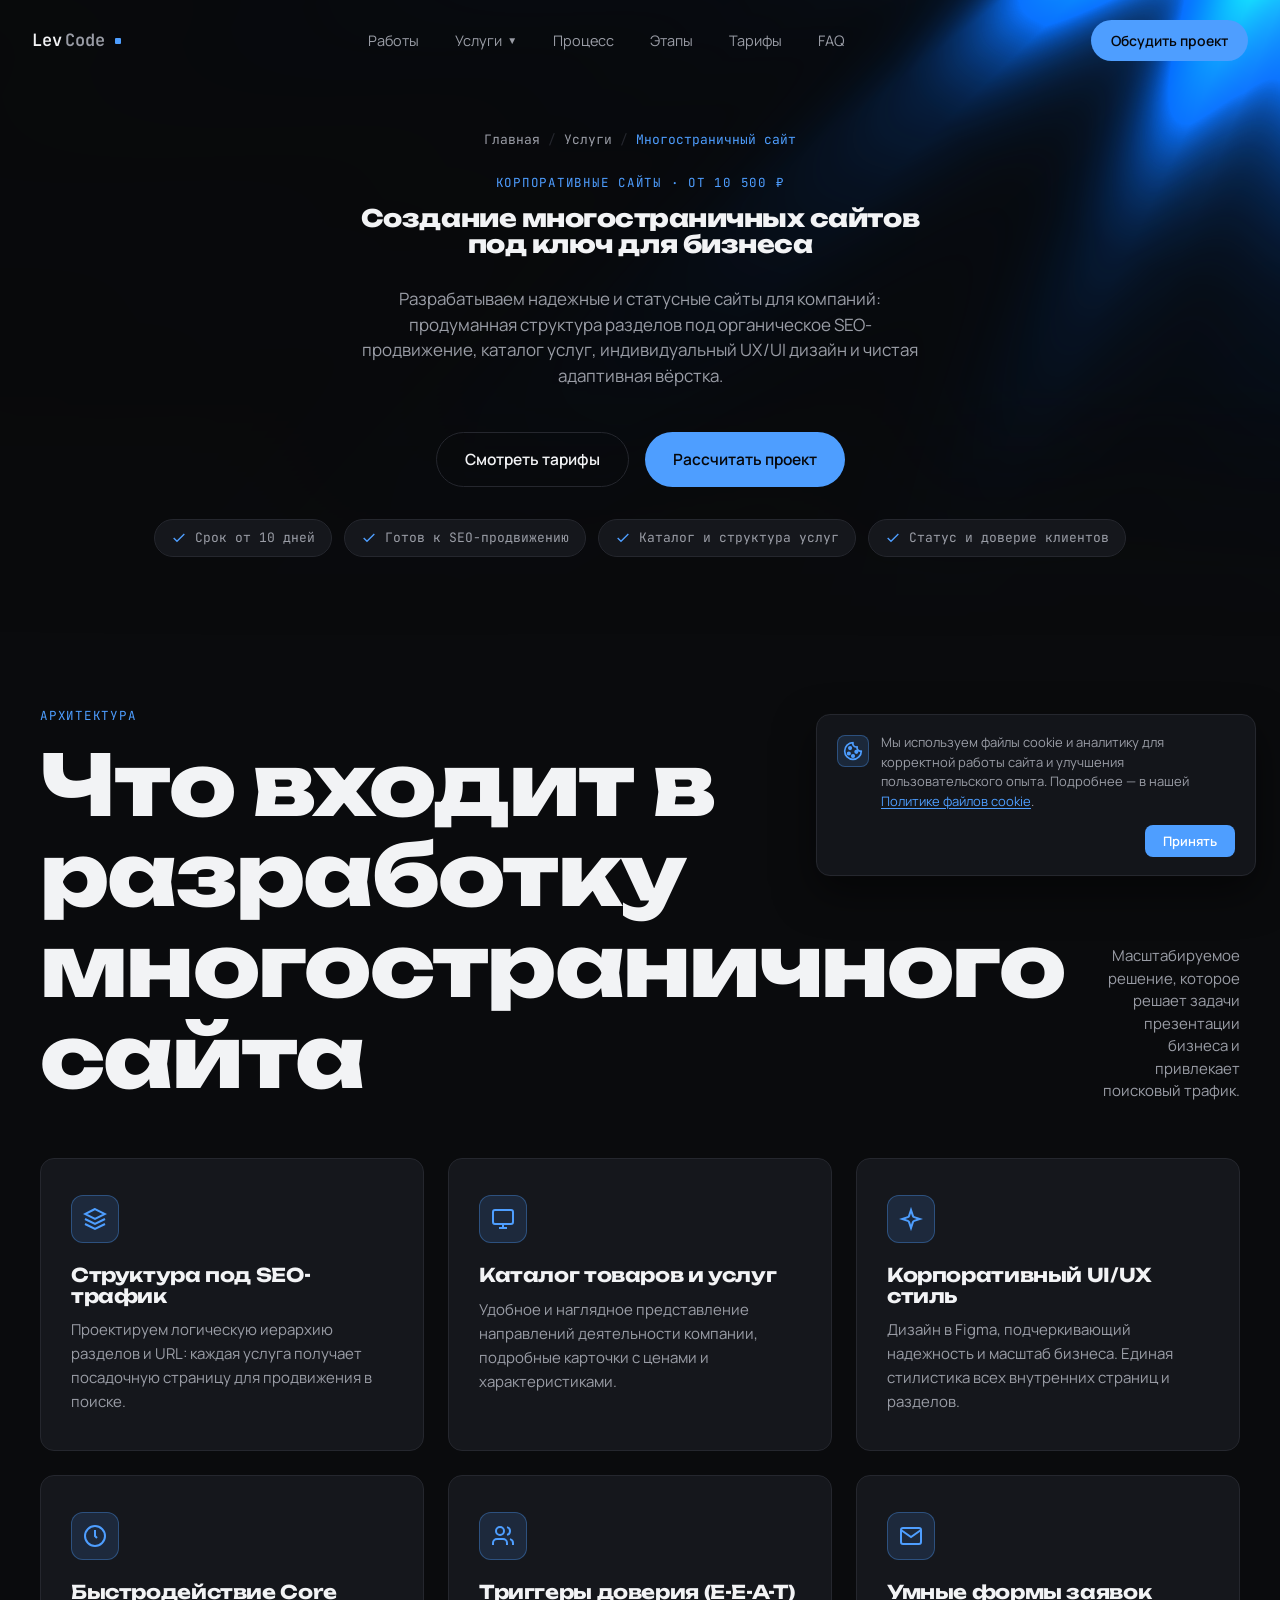
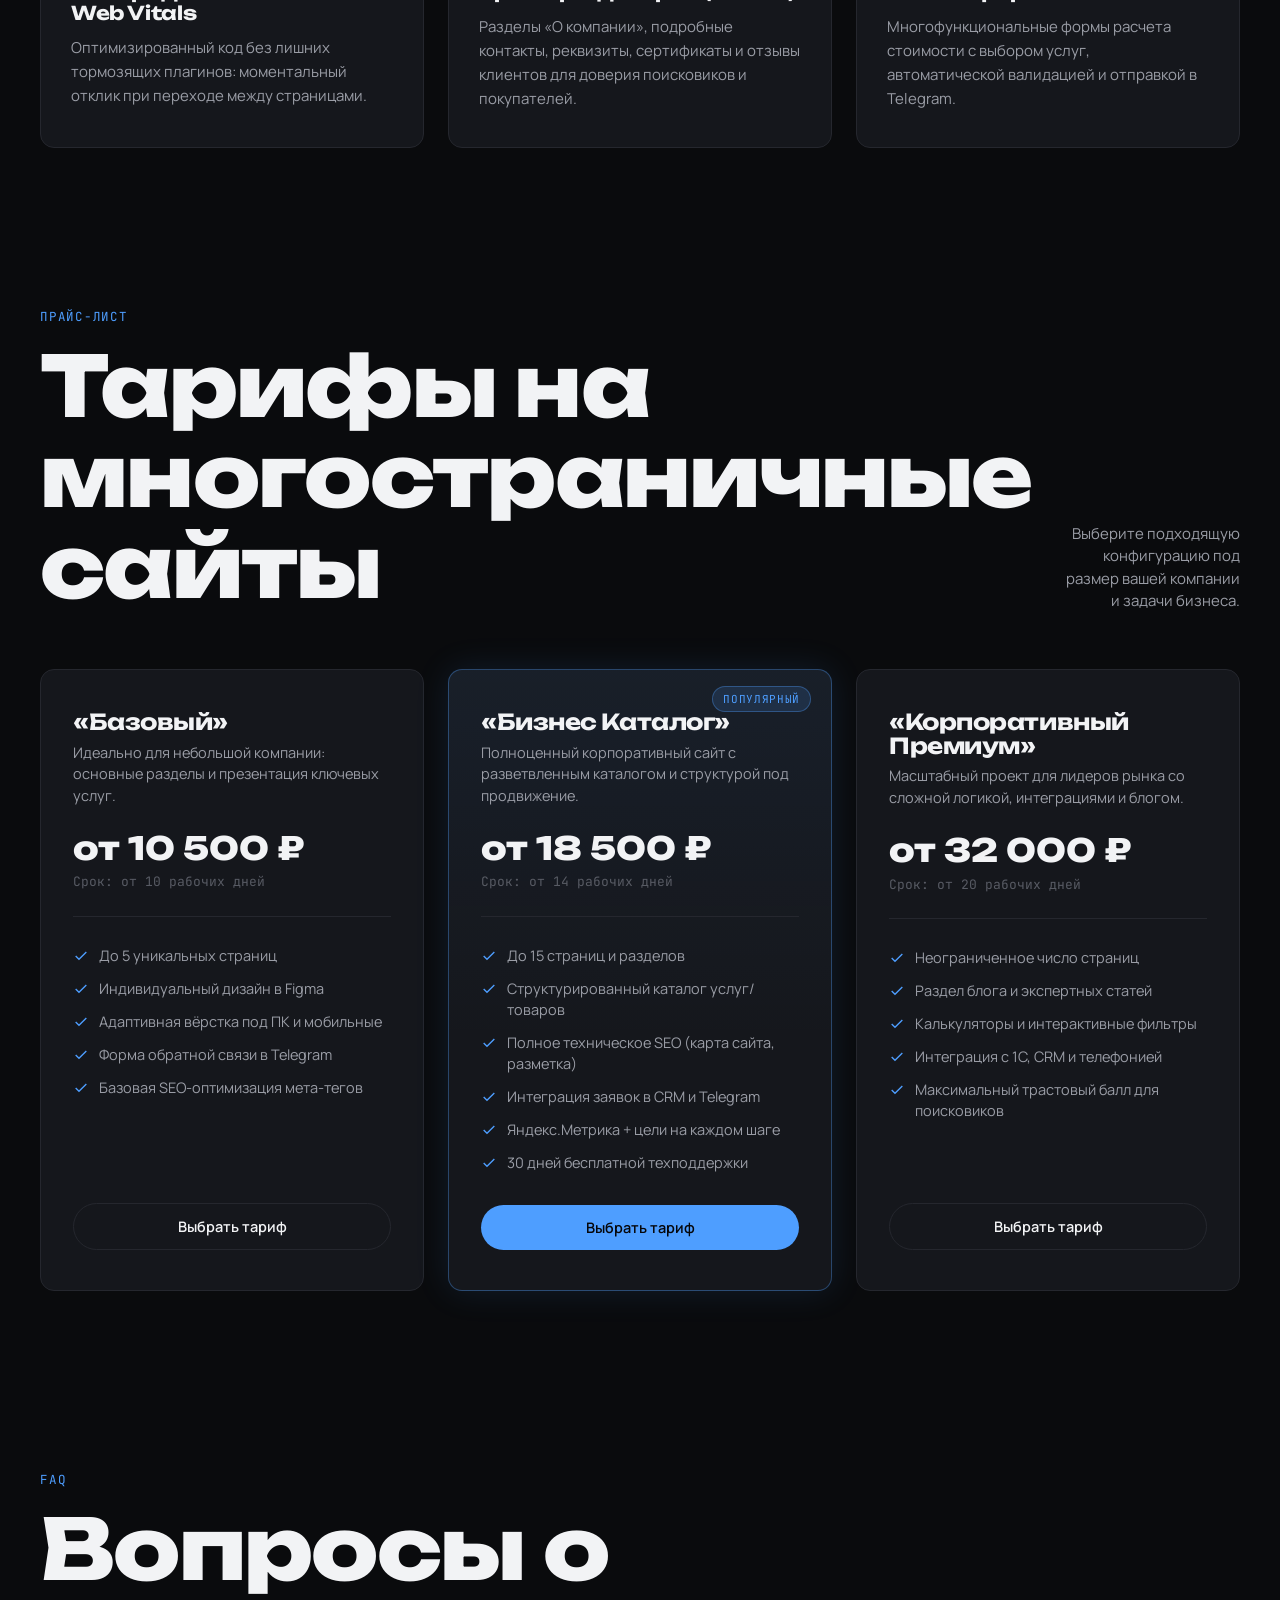
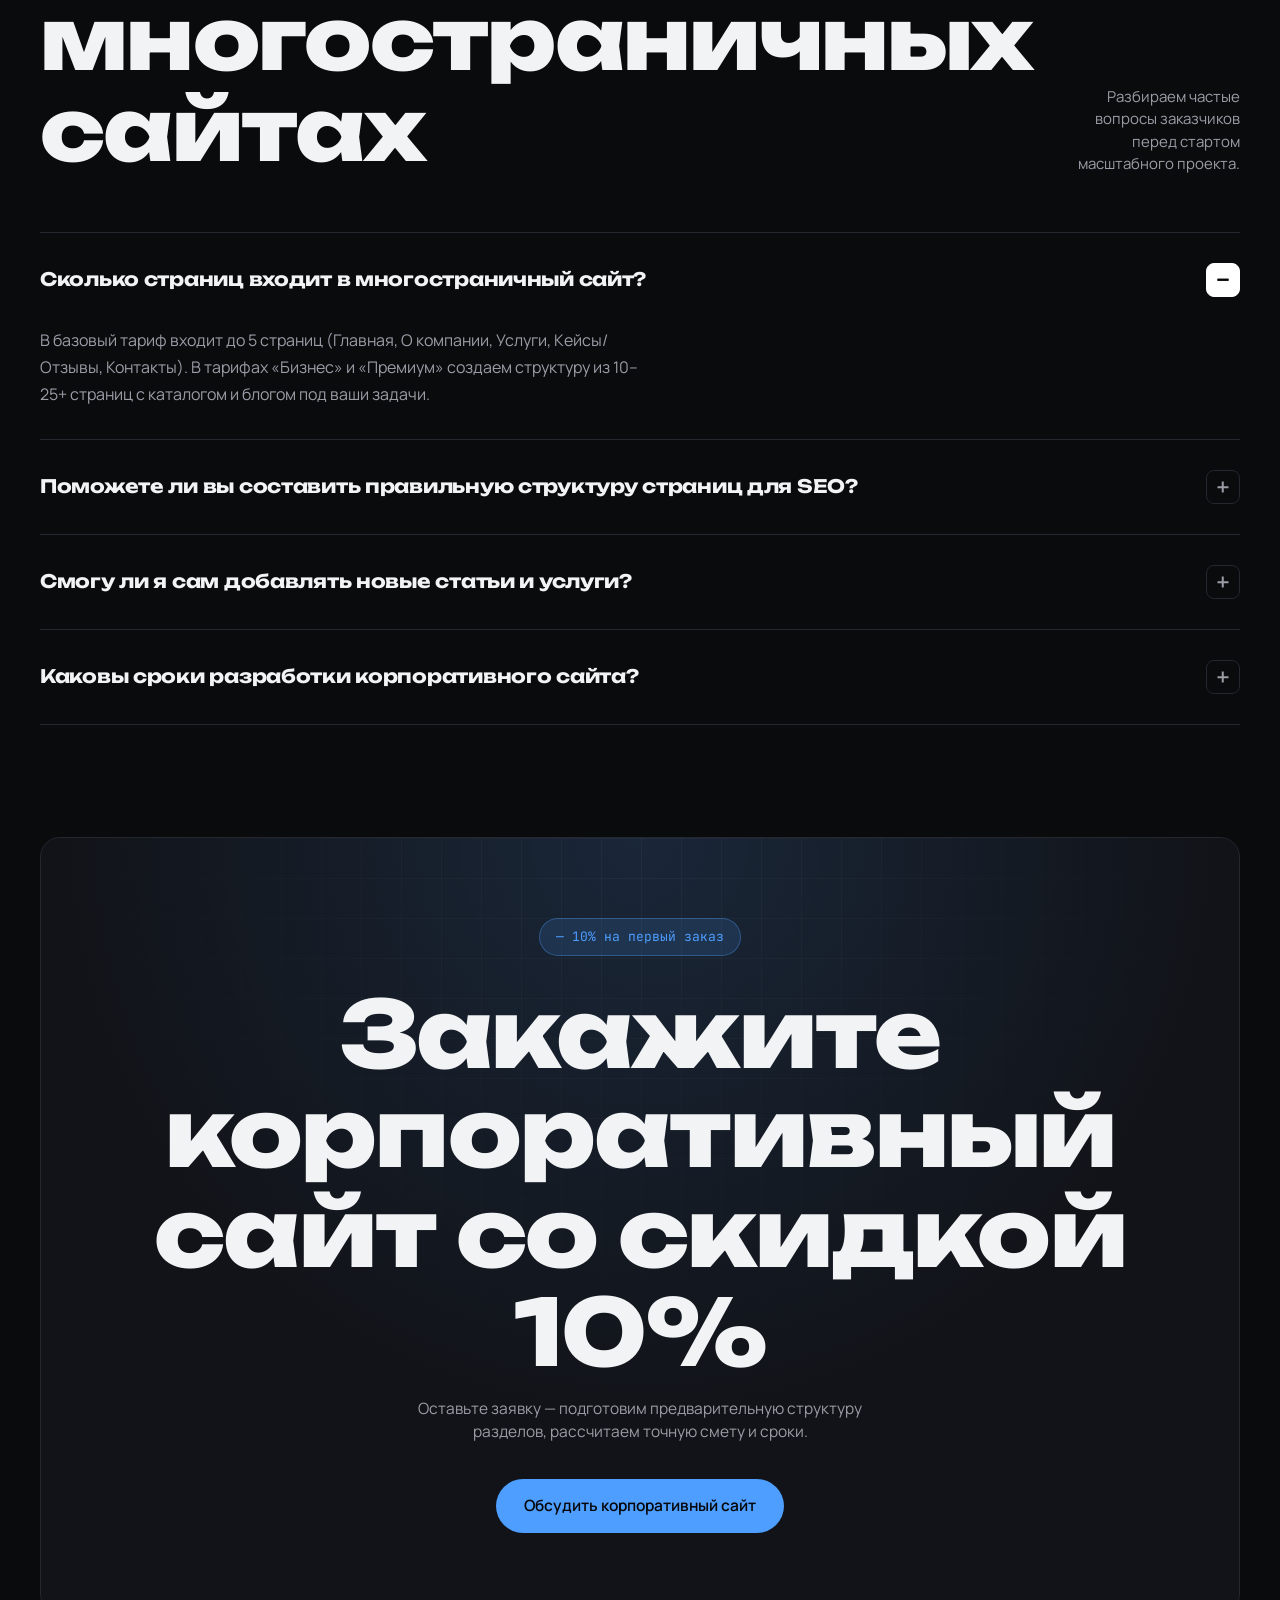
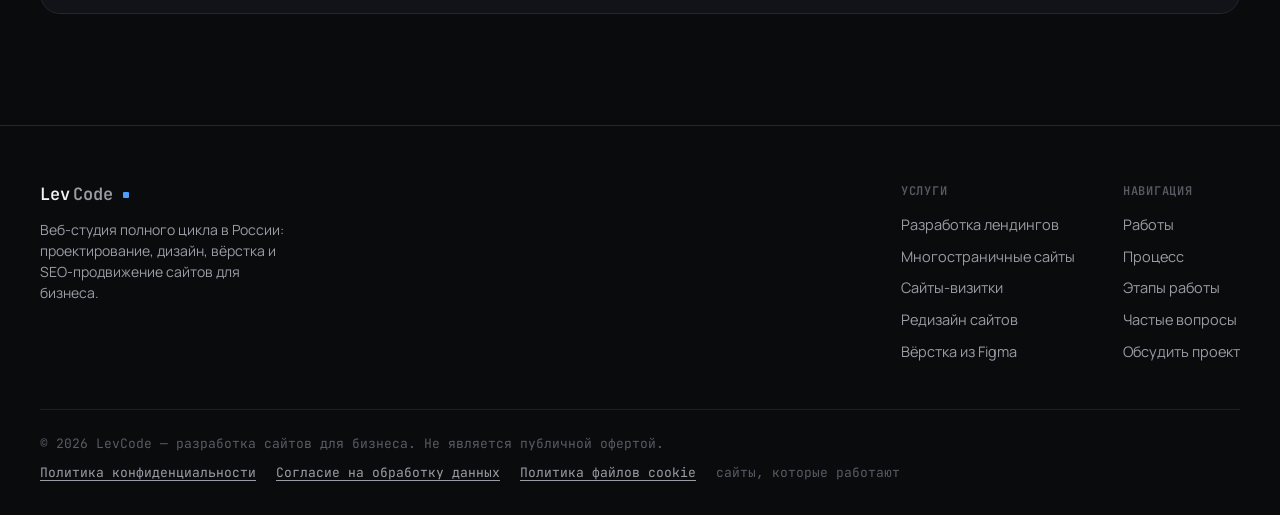
<file: multipage/index.html>
<!DOCTYPE html>
<html lang="ru">

<head>
    <meta charset="UTF-8">
    <meta name="viewport" content="width=device-width, initial-scale=1.0">
    <title>Разработка многостраничных сайтов под ключ от 10 500 ₽ — LevCode</title>
    <meta name="description"
        content="Создание корпоративных и многостраничных сайтов для бизнеса под ключ от веб-студии LevCode. Продуманная структура, каталог, блог, вёрстка и SEO от 10 500 ₽.">
    <meta name="robots" content="index, follow">
    <link rel="canonical" href="https://levcode.ru/multipage/">

    <meta property="og:type" content="website">
    <meta property="og:url" content="https://levcode.ru/multipage/">
    <meta property="og:title" content="Создание корпоративных и многостраничных сайтов от 10 500 ₽ — LevCode">
    <meta property="og:description"
        content="Разрабатываем современные многостраничные сайты для бизнеса: масштабируемая структура разделов, каталог, индивидуальный дизайн и SEO-оптимизация.">
    <meta property="og:image" content="https://levcode.ru/assets/icons/icon-512.png">
    <meta property="og:locale" content="ru_RU">
    <meta property="og:site_name" content="LevCode">

    <link rel="stylesheet" href="../assets/css/fonts.css">
    <link rel="stylesheet" href="../assets/css/main.css?v=3">

    <link rel="icon" type="image/x-icon" href="../favicon.ico">
    <link rel="icon" type="image/svg+xml" href="../favicon.svg">
    <link rel="icon" type="image/png" sizes="120x120" href="../assets/icons/favicon-120x120.png">
    <link rel="icon" type="image/png" sizes="32x32" href="../assets/icons/favicon-32x32.png">
    <link rel="icon" type="image/png" sizes="16x16" href="../assets/icons/favicon-16x16.png">
    <link rel="apple-touch-icon" href="../assets/icons/apple-touch-icon.png">
    <link rel="manifest" href="../site.webmanifest">
    <meta name="theme-color" content="#0a0b0d">

    <script type="application/ld+json">
    {
      "@context": "https://schema.org",
      "@type": "BreadcrumbList",
      "itemListElement": [
        {
          "@type": "ListItem",
          "position": 1,
          "name": "Главная",
          "item": "https://levcode.ru/"
        },
        {
          "@type": "ListItem",
          "position": 2,
          "name": "Услуги",
          "item": "https://levcode.ru/#services"
        },
        {
          "@type": "ListItem",
          "position": 3,
          "name": "Многостраничный сайт",
          "item": "https://levcode.ru/multipage/"
        }
      ]
    }
    </script>

    <script type="application/ld+json">
    {
      "@context": "https://schema.org",
      "@type": "Service",
      "serviceType": "Разработка многостраничных сайтов",
      "name": "Создание многостраничного корпоративного сайта",
      "provider": {
        "@type": "ProfessionalService",
        "name": "LevCode",
        "url": "https://levcode.ru/"
      },
      "areaServed": {
        "@type": "Country",
        "name": "Россия"
      },
      "description": "Разработка многостраничных корпоративных сайтов для бизнеса под ключ: каталог услуг, структура под поисковое SEO-продвижение, чистый код и адаптивность.",
      "offers": {
        "@type": "Offer",
        "price": "10500",
        "priceCurrency": "RUB",
        "availability": "https://schema.org/InStock",
        "url": "https://levcode.ru/multipage/"
      }
    }
    </script>

    <script type="application/ld+json">
    {
      "@context": "https://schema.org",
      "@type": "FAQPage",
      "mainEntity": [
        {
          "@type": "Question",
          "name": "Сколько страниц входит в многостраничный сайт?",
          "acceptedAnswer": {
            "@type": "Answer",
            "text": "В базовый тариф входит до 5 страниц (Главная, О компании, Услуги, Кейсы/Отзывы, Контакты). В тарифах «Бизнес» и «Премиум» создаем структуру из 10–25+ страниц с каталогом и блогом."
          }
        },
        {
          "@type": "Question",
          "name": "Поможете ли вы составить правильную структуру страниц для SEO?",
          "acceptedAnswer": {
            "@type": "Answer",
            "text": "Да, мы изначально проектируем иерархию страниц и URL так, чтобы каждая услуга получила отдельную посадочную страницу для органического трафика из Яндекса и Google."
          }
        },
        {
          "@type": "Question",
          "name": "Смогу ли я сам добавлять новые статьи и услуги?",
          "acceptedAnswer": {
            "@type": "Answer",
            "text": "Да, мы верстаем код по модульному принципу и передаем понятную инструкцию, либо подключаем легкую панель управления контентом."
          }
        },
        {
          "@type": "Question",
          "name": "Каковы сроки разработки корпоративного сайта?",
          "acceptedAnswer": {
            "@type": "Answer",
            "text": "Создание корпоративного сайта занимает от 10 до 20 рабочих дней в зависимости от структуры, объема каталога и интеграций."
          }
        }
      ]
    }
    </script>

    <script type="text/javascript">
        (function (m, e, t, r, i, k, a) {
            m[i] = m[i] || function () { (m[i].a = m[i].a || []).push(arguments) };
            m[i].l = 1 * new Date();
            for (var j = 0; j < document.scripts.length; j++) { if (document.scripts[j].src === r) { return; } }
            k = e.createElement(t), a = e.getElementsByTagName(t)[0], k.async = 1, k.src = r, a.parentNode.insertBefore(k, a)
        })(window, document, 'script', 'https://mc.yandex.ru/metrika/tag.js?id=111801512', 'ym');

        ym(111801512, 'init', { ssr: true, webvisor: true, clickmap: true, ecommerce: "dataLayer", referrer: document.referrer, url: location.href, accurateTrackBounce: true, trackLinks: true });
    </script>
    <noscript>
        <div><img src="https://mc.yandex.ru/watch/111801512" style="position:absolute; left:-9999px;" alt="" /></div>
    </noscript>
    
</head>

<body>
    <header>
        <nav class="nav" aria-label="Основная навигация">
            <a href="../index.html" class="logo"><span>Lev</span><span class="dim">Code</span><span class="bar"></span></a>
            <div class="nav-links">
                <a href="../index.html#works">Работы</a>
                <div class="nav-dropdown">
                    <a href="../index.html#services">Услуги <span class="nav-dropdown-chevron">▼</span></a>
                    <div class="nav-dropdown-menu">
                        <a href="../landing/index.html" class="nav-dropdown-item">
                            <span class="nav-dropdown-item-title">Лендинг</span>
                            <span class="nav-dropdown-item-desc">Одностраничный сайт от 7 500 ₽</span>
                        </a>
                        <a href="../multipage/index.html" class="nav-dropdown-item">
                            <span class="nav-dropdown-item-title">Многостраничный сайт</span>
                            <span class="nav-dropdown-item-desc">Для бизнеса и каталогов от 10 500 ₽</span>
                        </a>
                        <a href="../vizitka/index.html" class="nav-dropdown-item">
                            <span class="nav-dropdown-item-title">Сайт-визитка</span>
                            <span class="nav-dropdown-item-desc">Компактный сайт компании от 7 500 ₽</span>
                        </a>
                        <a href="../redesign/index.html" class="nav-dropdown-item">
                            <span class="nav-dropdown-item-title">Редизайн сайта</span>
                            <span class="nav-dropdown-item-desc">Модернизация UX/UI от 12 000 ₽</span>
                        </a>
                        <a href="../verstka/index.html" class="nav-dropdown-item">
                            <span class="nav-dropdown-item-title">Вёрстка из Figma</span>
                            <span class="nav-dropdown-item-desc">Чистый адаптивный код от 9 000 ₽</span>
                        </a>
                    </div>
                </div>
                <a href="../index.html#cycle">Процесс</a>
                <a href="../index.html#stages">Этапы</a>
                <a href="#tariffs">Тарифы</a>
                <a href="#faq">FAQ</a>
            </div>
            <a href="#modal" class="btn btn-primary nav-cta js-open-modal">Обсудить проект</a>
        </nav>
    </header>

    <main>
        
        <section class="service-hero">
            <div class="siderays-bg"></div>
            <nav class="breadcrumbs" aria-label="Хлебные крошки">
                <a href="../index.html">Главная</a>
                <span class="breadcrumbs-sep">/</span>
                <a href="../index.html#services">Услуги</a>
                <span class="breadcrumbs-sep">/</span>
                <span class="breadcrumbs-current">Многостраничный сайт</span>
            </nav>

            <span class="section-tag mono">Корпоративные сайты · от 10 500 ₽</span>
            <h1>Создание многостраничных сайтов<br>под ключ для бизнеса</h1>
            <p class="hero-sub">Разрабатываем надежные и статусные сайты для компаний: продуманная структура разделов под органическое SEO-продвижение, каталог услуг, индивидуальный UX/UI дизайн и чистая адаптивная вёрстка.</p>

            <div class="hero-actions">
                <a href="#tariffs" class="btn btn-ghost btn-lg">Смотреть тарифы</a>
                <a href="#modal" class="btn btn-primary btn-lg js-open-modal">Рассчитать проект</a>
            </div>

            <div class="service-badges">
                <div class="service-badge">
                    <svg width="16" height="16" viewBox="0 0 24 24" fill="none" stroke="currentColor" stroke-width="2"><polyline points="20 6 9 17 4 12"/></svg>
                    Срок от 10 дней
                </div>
                <div class="service-badge">
                    <svg width="16" height="16" viewBox="0 0 24 24" fill="none" stroke="currentColor" stroke-width="2"><polyline points="20 6 9 17 4 12"/></svg>
                    Готов к SEO-продвижению
                </div>
                <div class="service-badge">
                    <svg width="16" height="16" viewBox="0 0 24 24" fill="none" stroke="currentColor" stroke-width="2"><polyline points="20 6 9 17 4 12"/></svg>
                    Каталог и структура услуг
                </div>
                <div class="service-badge">
                    <svg width="16" height="16" viewBox="0 0 24 24" fill="none" stroke="currentColor" stroke-width="2"><polyline points="20 6 9 17 4 12"/></svg>
                    Статус и доверие клиентов
                </div>
            </div>
        </section>

        <section id="features" style="min-height: auto; padding: 70px 32px 90px;">
            <div class="section-head">
                <div>
                    <span class="section-tag">Архитектура</span>
                    <h2>Что входит в разработку многостраничного сайта</h2>
                </div>
                <p>Масштабируемое решение, которое решает задачи презентации бизнеса и привлекает поисковый трафик.</p>
            </div>
            <div class="benefits-grid">
                <div class="benefit-card">
                    <div class="benefit-icon">
                        <svg width="24" height="24" viewBox="0 0 24 24" fill="none" stroke="currentColor" stroke-width="2"><polygon points="12 2 2 7 12 12 22 7 12 2"/><polyline points="2 17 12 22 22 17"/><polyline points="2 12 12 17 22 12"/></svg>
                    </div>
                    <h3 class="benefit-title">Структура под SEO-трафик</h3>
                    <p class="benefit-desc">Проектируем логическую иерархию разделов и URL: каждая услуга получает посадочную страницу для продвижения в поиске.</p>
                </div>

                <div class="benefit-card">
                    <div class="benefit-icon">
                        <svg width="24" height="24" viewBox="0 0 24 24" fill="none" stroke="currentColor" stroke-width="2"><rect width="20" height="14" x="2" y="3" rx="2"/><line x1="8" x2="16" y1="21" y2="21"/><line x1="12" x2="12" y1="17" y2="21"/></svg>
                    </div>
                    <h3 class="benefit-title">Каталог товаров и услуг</h3>
                    <p class="benefit-desc">Удобное и наглядное представление направлений деятельности компании, подробные карточки с ценами и характеристиками.</p>
                </div>

                <div class="benefit-card">
                    <div class="benefit-icon">
                        <svg width="24" height="24" viewBox="0 0 24 24" fill="none" stroke="currentColor" stroke-width="2"><path d="m12 3-1.912 5.813a2 2 0 0 1-1.275 1.275L3 12l5.813 1.912a2 2 0 0 1 1.275 1.275L12 21l1.912-5.813a2 2 0 0 1 1.275-1.275L21 12l-5.813-1.912a2 2 0 0 1-1.275-1.275L12 3Z"/></svg>
                    </div>
                    <h3 class="benefit-title">Корпоративный UI/UX стиль</h3>
                    <p class="benefit-desc">Дизайн в Figma, подчеркивающий надежность и масштаб бизнеса. Единая стилистика всех внутренних страниц и разделов.</p>
                </div>

                <div class="benefit-card">
                    <div class="benefit-icon">
                        <svg width="24" height="24" viewBox="0 0 24 24" fill="none" stroke="currentColor" stroke-width="2"><circle cx="12" cy="12" r="10"/><polyline points="12 6 12 12 14 14"/></svg>
                    </div>
                    <h3 class="benefit-title">Быстродействие Core Web Vitals</h3>
                    <p class="benefit-desc">Оптимизированный код без лишних тормозящих плагинов: моментальный отклик при переходе между страницами.</p>
                </div>

                <div class="benefit-card">
                    <div class="benefit-icon">
                        <svg width="24" height="24" viewBox="0 0 24 24" fill="none" stroke="currentColor" stroke-width="2"><path d="M16 21v-2a4 4 0 0 0-4-4H6a4 4 0 0 0-4 4v2"/><circle cx="9" cy="7" r="4"/><path d="M22 21v-2a4 4 0 0 0-3-3.87"/><path d="M16 3.13a4 4 0 0 1 0 7.75"/></svg>
                    </div>
                    <h3 class="benefit-title">Триггеры доверия (E-E-A-T)</h3>
                    <p class="benefit-desc">Разделы «О компании», подробные контакты, реквизиты, сертификаты и отзывы клиентов для доверия поисковиков и покупателей.</p>
                </div>

                <div class="benefit-card">
                    <div class="benefit-icon">
                        <svg width="24" height="24" viewBox="0 0 24 24" fill="none" stroke="currentColor" stroke-width="2"><path d="M4 4h16c1.1 0 2 .9 2 2v12c0 1.1-.9 2-2 2H4c-1.1 0-2-.9-2-2V6c0-1.1.9-2 2-2z"/><polyline points="22,6 12,13 2,6"/></svg>
                    </div>
                    <h3 class="benefit-title">Умные формы заявок</h3>
                    <p class="benefit-desc">Многофункциональные формы расчета стоимости с выбором услуг, автоматической валидацией и отправкой в Telegram.</p>
                </div>
            </div>
        </section>

        <section id="tariffs" style="min-height: auto; padding: 70px 32px 100px;">
            <div class="section-head">
                <div>
                    <span class="section-tag">Прайс-лист</span>
                    <h2>Тарифы на многостраничные сайты</h2>
                </div>
                <p>Выберите подходящую конфигурацию под размер вашей компании и задачи бизнеса.</p>
            </div>
            <div class="tariffs-grid">
                <div class="tariff-card">
                    <h3 class="tariff-title">«Базовый»</h3>
                    <p class="tariff-desc">Идеально для небольшой компании: основные разделы и презентация ключевых услуг.</p>
                    <div class="tariff-price-wrap">
                        <div class="tariff-price">от 10 500 ₽</div>
                        <div class="tariff-time">Срок: от 10 рабочих дней</div>
                    </div>
                    <ul class="tariff-features">
                        <li><svg width="16" height="16" viewBox="0 0 24 24" fill="none" stroke="currentColor" stroke-width="2"><polyline points="20 6 9 17 4 12"/></svg> До 5 уникальных страниц</li>
                        <li><svg width="16" height="16" viewBox="0 0 24 24" fill="none" stroke="currentColor" stroke-width="2"><polyline points="20 6 9 17 4 12"/></svg> Индивидуальный дизайн в Figma</li>
                        <li><svg width="16" height="16" viewBox="0 0 24 24" fill="none" stroke="currentColor" stroke-width="2"><polyline points="20 6 9 17 4 12"/></svg> Адаптивная вёрстка под ПК и мобильные</li>
                        <li><svg width="16" height="16" viewBox="0 0 24 24" fill="none" stroke="currentColor" stroke-width="2"><polyline points="20 6 9 17 4 12"/></svg> Форма обратной связи в Telegram</li>
                        <li><svg width="16" height="16" viewBox="0 0 24 24" fill="none" stroke="currentColor" stroke-width="2"><polyline points="20 6 9 17 4 12"/></svg> Базовая SEO-оптимизация мета-тегов</li>
                    </ul>
                    <a href="#modal" class="btn btn-ghost tariff-btn js-open-modal" data-type="multipage" data-budget="7500-15000">Выбрать тариф</a>
                </div>

                <div class="tariff-card featured">
                    <span class="tariff-ribbon">Популярный</span>
                    <h3 class="tariff-title">«Бизнес Каталог»</h3>
                    <p class="tariff-desc">Полноценный корпоративный сайт с разветвленным каталогом и структурой под продвижение.</p>
                    <div class="tariff-price-wrap">
                        <div class="tariff-price">от 18 500 ₽</div>
                        <div class="tariff-time">Срок: от 14 рабочих дней</div>
                    </div>
                    <ul class="tariff-features">
                        <li><svg width="16" height="16" viewBox="0 0 24 24" fill="none" stroke="currentColor" stroke-width="2"><polyline points="20 6 9 17 4 12"/></svg> До 15 страниц и разделов</li>
                        <li><svg width="16" height="16" viewBox="0 0 24 24" fill="none" stroke="currentColor" stroke-width="2"><polyline points="20 6 9 17 4 12"/></svg> Структурированный каталог услуг/товаров</li>
                        <li><svg width="16" height="16" viewBox="0 0 24 24" fill="none" stroke="currentColor" stroke-width="2"><polyline points="20 6 9 17 4 12"/></svg> Полное техническое SEO (карта сайта, разметка)</li>
                        <li><svg width="16" height="16" viewBox="0 0 24 24" fill="none" stroke="currentColor" stroke-width="2"><polyline points="20 6 9 17 4 12"/></svg> Интеграция заявок в CRM и Telegram</li>
                        <li><svg width="16" height="16" viewBox="0 0 24 24" fill="none" stroke="currentColor" stroke-width="2"><polyline points="20 6 9 17 4 12"/></svg> Яндекс.Метрика + цели на каждом шаге</li>
                        <li><svg width="16" height="16" viewBox="0 0 24 24" fill="none" stroke="currentColor" stroke-width="2"><polyline points="20 6 9 17 4 12"/></svg> 30 дней бесплатной техподдержки</li>
                    </ul>
                    <a href="#modal" class="btn btn-primary tariff-btn js-open-modal" data-type="multipage" data-budget="15000-30000">Выбрать тариф</a>
                </div>

                <div class="tariff-card">
                    <h3 class="tariff-title">«Корпоративный Премиум»</h3>
                    <p class="tariff-desc">Масштабный проект для лидеров рынка со сложной логикой, интеграциями и блогом.</p>
                    <div class="tariff-price-wrap">
                        <div class="tariff-price">от 32 000 ₽</div>
                        <div class="tariff-time">Срок: от 20 рабочих дней</div>
                    </div>
                    <ul class="tariff-features">
                        <li><svg width="16" height="16" viewBox="0 0 24 24" fill="none" stroke="currentColor" stroke-width="2"><polyline points="20 6 9 17 4 12"/></svg> Неограниченное число страниц</li>
                        <li><svg width="16" height="16" viewBox="0 0 24 24" fill="none" stroke="currentColor" stroke-width="2"><polyline points="20 6 9 17 4 12"/></svg> Раздел блога и экспертных статей</li>
                        <li><svg width="16" height="16" viewBox="0 0 24 24" fill="none" stroke="currentColor" stroke-width="2"><polyline points="20 6 9 17 4 12"/></svg> Калькуляторы и интерактивные фильтры</li>
                        <li><svg width="16" height="16" viewBox="0 0 24 24" fill="none" stroke="currentColor" stroke-width="2"><polyline points="20 6 9 17 4 12"/></svg> Интеграция с 1C, CRM и телефонией</li>
                        <li><svg width="16" height="16" viewBox="0 0 24 24" fill="none" stroke="currentColor" stroke-width="2"><polyline points="20 6 9 17 4 12"/></svg> Максимальный трастовый балл для поисковиков</li>
                    </ul>
                    <a href="#modal" class="btn btn-ghost tariff-btn js-open-modal" data-type="multipage" data-budget="other">Выбрать тариф</a>
                </div>
            </div>
        </section>

        <section id="faq">
            <div class="section-head">
                <div>
                    <span class="section-tag">FAQ</span>
                    <h2>Вопросы о многостраничных сайтах</h2>
                </div>
                <p>Разбираем частые вопросы заказчиков перед стартом масштабного проекта.</p>
            </div>
            <div class="faq">
                <div class="faq-item open">
                    <h3>
                        <button type="button" class="faq-q" id="faq-q0" aria-expanded="true" aria-controls="faq-a0">
                            <span>Сколько страниц входит в многостраничный сайт?</span>
                            <span class="faq-ic" aria-hidden="true"></span>
                        </button>
                    </h3>
                    <div class="faq-a" id="faq-a0" role="region" aria-labelledby="faq-q0">
                        <div>
                            <p>В базовый тариф входит до 5 страниц (Главная, О компании, Услуги, Кейсы/Отзывы, Контакты). В тарифах «Бизнес» и «Премиум» создаем структуру из 10–25+ страниц с каталогом и блогом под ваши задачи.</p>
                        </div>
                    </div>
                </div>

                <div class="faq-item">
                    <h3>
                        <button type="button" class="faq-q" id="faq-q1" aria-expanded="false" aria-controls="faq-a1">
                            <span>Поможете ли вы составить правильную структуру страниц для SEO?</span>
                            <span class="faq-ic" aria-hidden="true"></span>
                        </button>
                    </h3>
                    <div class="faq-a" id="faq-a1" role="region" aria-labelledby="faq-q1">
                        <div>
                            <p>Да, мы изначально проектируем иерархию страниц и URL так, чтобы каждая услуга получила отдельную посадочную страницу для органического трафика из Яндекса и Google.</p>
                        </div>
                    </div>
                </div>

                <div class="faq-item">
                    <h3>
                        <button type="button" class="faq-q" id="faq-q2" aria-expanded="false" aria-controls="faq-a2">
                            <span>Смогу ли я сам добавлять новые статьи и услуги?</span>
                            <span class="faq-ic" aria-hidden="true"></span>
                        </button>
                    </h3>
                    <div class="faq-a" id="faq-a2" role="region" aria-labelledby="faq-q2">
                        <div>
                            <p>Да, мы верстаем код по модульному принципу и передаем понятную инструкцию, либо подключаем легкую панель управления контентом.</p>
                        </div>
                    </div>
                </div>

                <div class="faq-item">
                    <h3>
                        <button type="button" class="faq-q" id="faq-q3" aria-expanded="false" aria-controls="faq-a3">
                            <span>Каковы сроки разработки корпоративного сайта?</span>
                            <span class="faq-ic" aria-hidden="true"></span>
                        </button>
                    </h3>
                    <div class="faq-a" id="faq-a3" role="region" aria-labelledby="faq-q3">
                        <div>
                            <p>Создание корпоративного сайта занимает от 10 до 20 рабочих дней в зависимости от структуры, объема каталога и интеграций.</p>
                        </div>
                    </div>
                </div>
            </div>
        </section>

        <section class="cta-section" id="cta">
            <div class="cta-box">
                <span class="cta-tag mono">— 10% на первый заказ</span>
                <h2>Закажите корпоративный сайт со скидкой 10%</h2>
                <p>Оставьте заявку — подготовим предварительную структуру разделов, рассчитаем точную смету и сроки.</p>
                <a href="#modal" class="btn btn-primary btn-lg js-open-modal" data-type="multipage">Обсудить корпоративный сайт</a>
            </div>
        </section>
    </main>

    <footer>
        <div class="footer-top">
            <div class="footer-brand">
                <a href="../index.html" class="logo"><span>Lev</span><span class="dim">Code</span><span class="bar"></span></a>
                <p>Веб-студия полного цикла в России: проектирование, дизайн, вёрстка и SEO-продвижение сайтов для бизнеса.</p>
            </div>
            <div class="footer-links">
                <div class="footer-col">
                    <h4>Услуги</h4>
                    <a href="../landing/index.html">Разработка лендингов</a>
                    <a href="../multipage/index.html">Многостраничные сайты</a>
                    <a href="../vizitka/index.html">Сайты-визитки</a>
                    <a href="../redesign/index.html">Редизайн сайтов</a>
                    <a href="../verstka/index.html">Вёрстка из Figma</a>
                </div>
                <div class="footer-col">
                    <h4>Навигация</h4>
                    <a href="../index.html#works">Работы</a>
                    <a href="../index.html#cycle">Процесс</a>
                    <a href="../index.html#stages">Этапы работы</a>
                    <a href="#faq">Частые вопросы</a>
                    <a href="#modal" class="js-open-modal">Обсудить проект</a>
                </div>
            </div>
        </div>
        <div class="footer-bottom">
            <span>© 2026 LevCode — разработка сайтов для бизнеса. Не является публичной офертой.</span>
            <div class="footer-bottom-links">
                <a href="../policy.html">Политика конфиденциальности</a>
                <a href="../privacy.html">Согласие на обработку данных</a>
                <a href="../cookie-policy.html">Политика файлов cookie</a>
                <span>сайты, которые работают</span>
            </div>
        </div>
    </footer>

    <div class="modal-backdrop" id="projectModal" role="dialog" aria-modal="true" aria-labelledby="modalTitle">
        <div class="modal-container" data-lenis-prevent>
            <button class="modal-close" aria-label="Закрыть модальное окно">&times;</button>
            <div class="modal-content">
                <span class="section-tag">Связь</span>
                <div class="modal-title" id="modalTitle">Обсудить проект и расчет стоимости</div>
                <p class="modal-desc">Оставьте заявку, и мы свяжемся с вами в течение рабочего дня для консультации и расчета цены.</p>
                <form class="modal-form" id="projectForm">
                    <div class="form-group">
                        <label for="f-name">Имя</label>
                        <input type="text" id="f-name" name="name" placeholder="Как к вам обращаться" required>
                    </div>
                    <div class="form-group">
                        <label for="f-contact">Telegram или email</label>
                        <input type="text" id="f-contact" name="contact" placeholder="@LevCode или LevCode@example.com" required>
                    </div>
                    <div class="form-row">
                        <div class="form-group">
                            <label for="f-type">Тип проекта</label>
                            <div class="select-wrapper">
                                <select id="f-type" name="project-type" required>
                                    <option value="landing">Лендинг</option>
                                    <option value="multipage" selected>Многостраничный сайт</option>
                                    <option value="business-card">Сайт-визитка</option>
                                    <option value="redesign">Редизайн</option>
                                    <option value="markup">Вёрстка с макета</option>
                                    <option value="other">другое</option>
                                </select>
                            </div>
                        </div>
                        <div class="form-group">
                            <label for="f-budget">Ориентировочный бюджет</label>
                            <div class="select-wrapper">
                                <select id="f-budget" name="budget" required>
                                    <option value="" disabled selected hidden>Укажите бюджет</option>
                                    <option value="7500">до 7500 ₽</option>
                                    <option value="7500-15000">от 7500 ₽ до 15000 ₽</option>
                                    <option value="15000-30000">от 15000 ₽ до 30000 ₽</option>
                                    <option value="other">другое/обсуждаемо</option>
                                </select>
                            </div>
                        </div>
                    </div>
                    <div class="form-group">
                        <label for="f-desc">Коротко о задаче</label>
                        <textarea id="f-desc" name="description" placeholder="Коротко о задаче" rows="4"></textarea>
                    </div>
                    <button type="submit" class="btn btn-primary btn-submit">Отправить заявку</button>
                    <p class="form-consent">
                        Нажимая кнопку, вы даете согласие на обработку персональных данных в соответствии с <a href="../policy.html" target="_blank">Политикой конфиденциальности</a> и <a href="../privacy.html" target="_blank">Согласием на обработку</a>
                    </p>
                </form>
            </div>
        </div>
    </div>

    <script defer src="../assets/js/lenis.min.js"></script>
    <script defer src="../assets/js/main.js?v=3"></script>
    <script defer src="../assets/js/ogl.umd.js"></script>
    <script defer src="../assets/js/siderays-vanilla.js"></script>
</body>

</html>
</file>
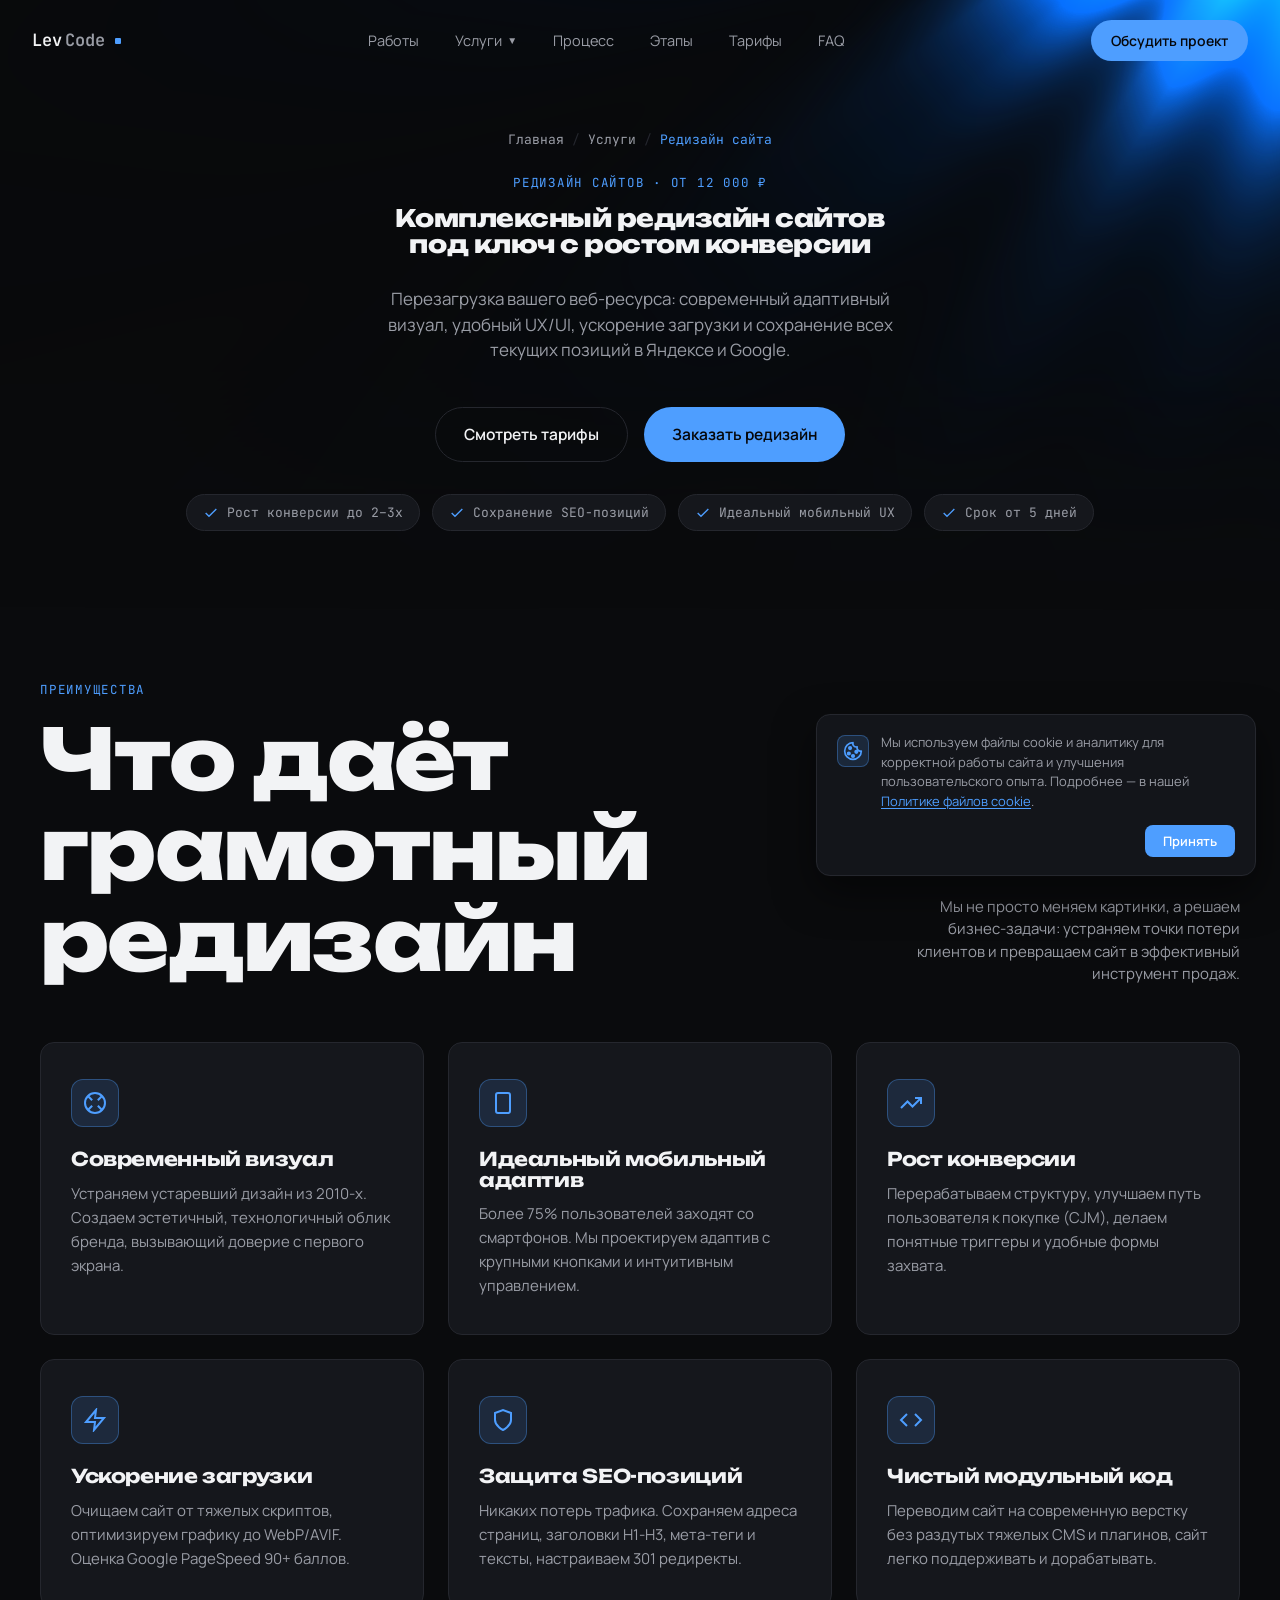
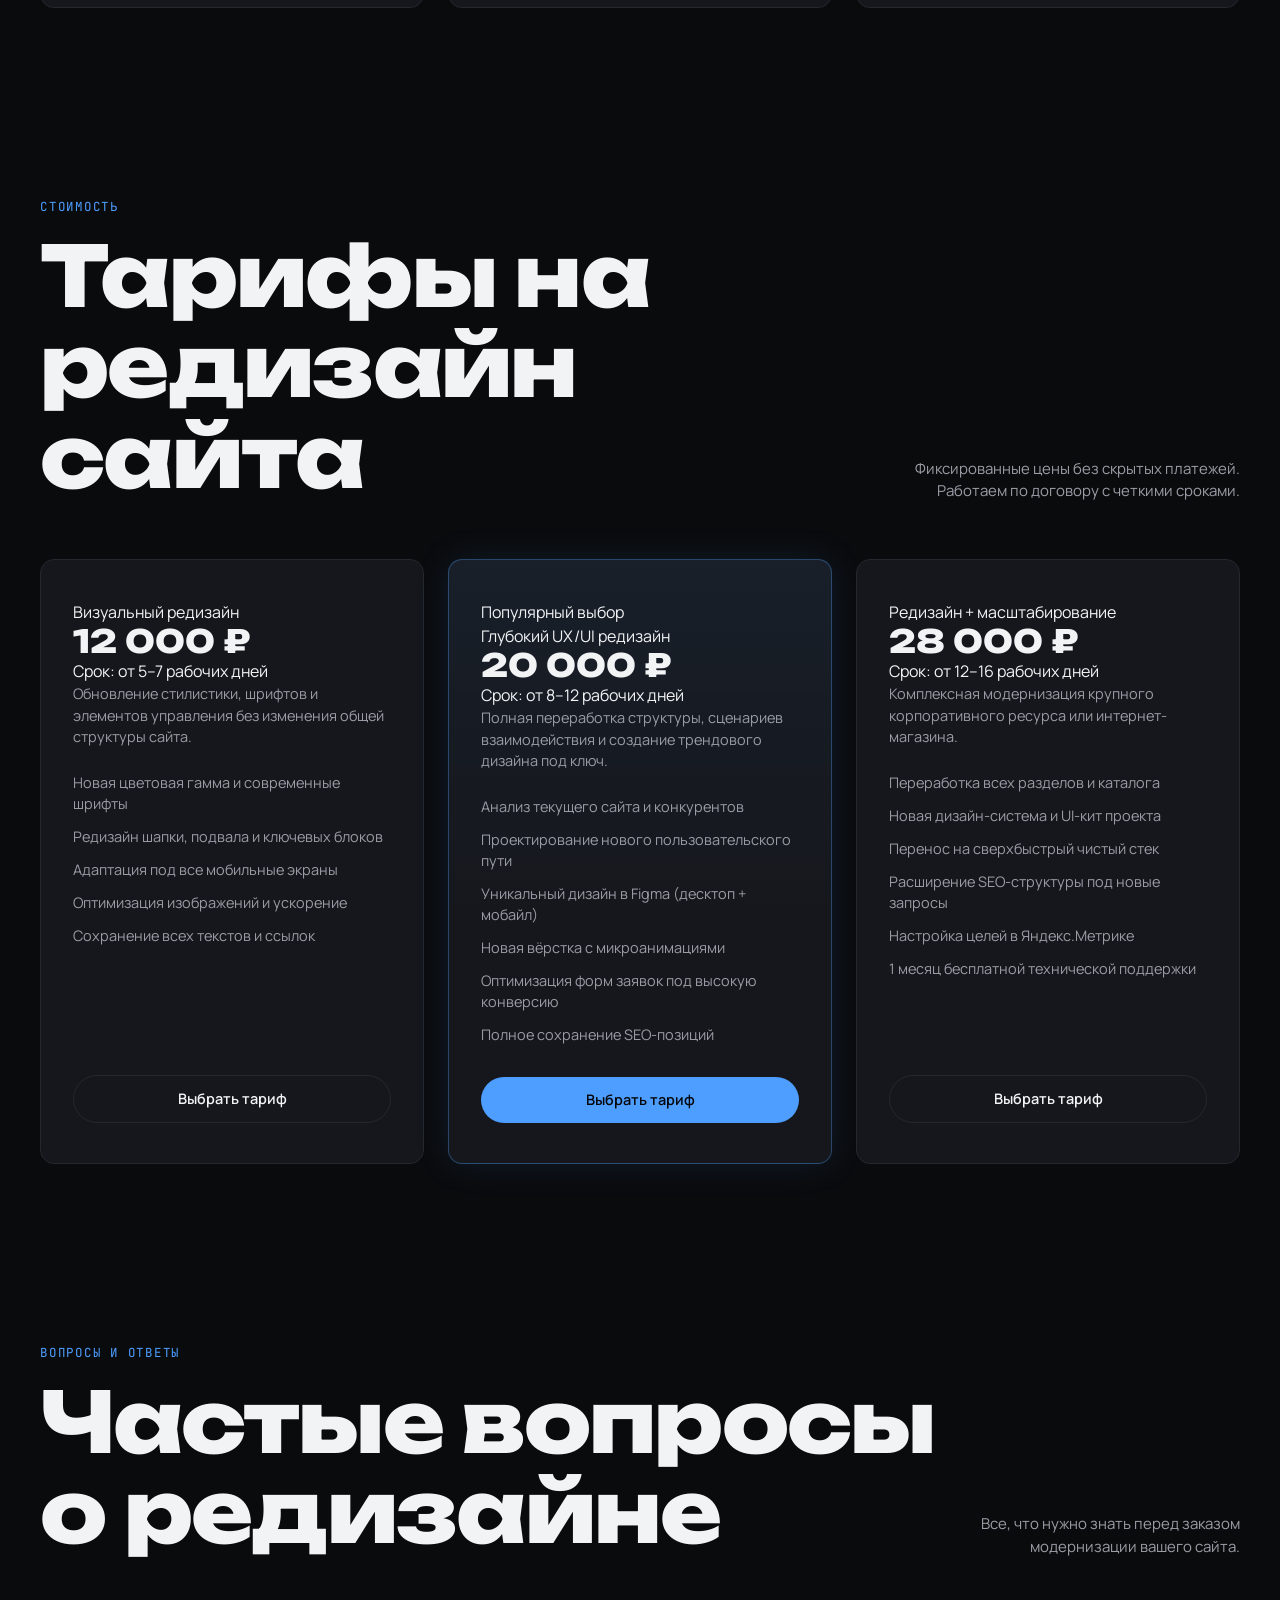
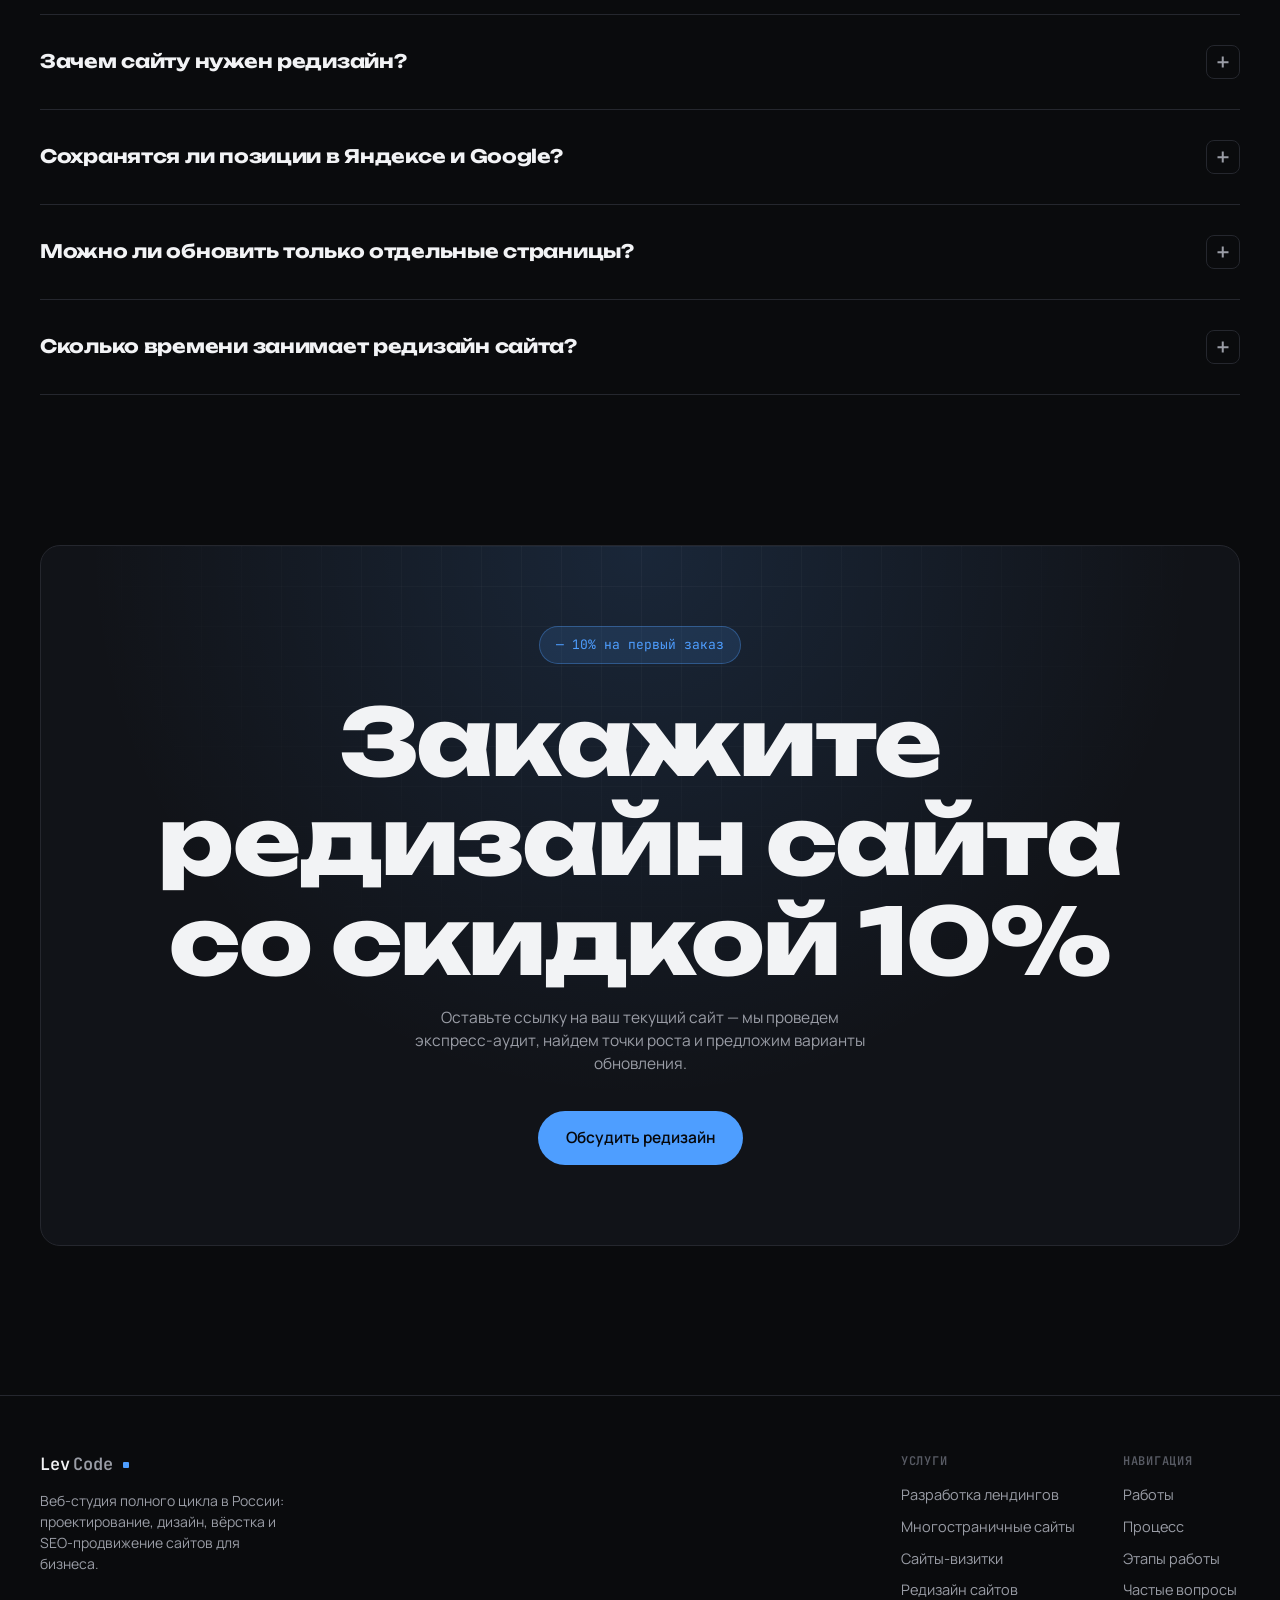
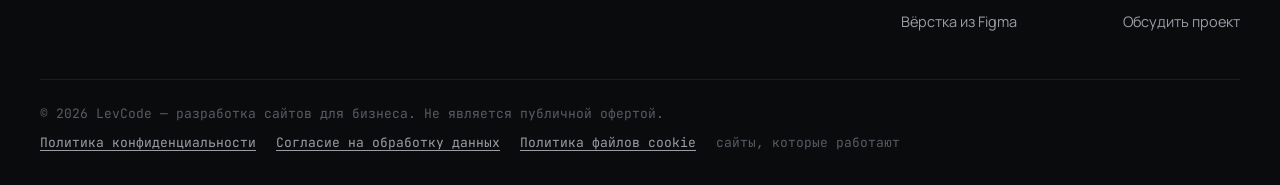
<file: redesign/index.html>
<!DOCTYPE html>
<html lang="ru">

<head>
    <meta charset="UTF-8">
    <meta name="viewport" content="width=device-width, initial-scale=1.0">
    <title>Редизайн сайта под ключ от 12 000 ₽ — модернизация и UX/UI | LevCode</title>
    <meta name="description"
        content="Комплексный редизайн сайтов под ключ от 12 000 ₽ в LevCode. Обновление устаревшего дизайна, улучшение юзабилити, мобильная адаптация, рост конверсии и сохранение позиций в SEO.">
    <meta name="robots" content="index, follow">
    <link rel="canonical" href="https://levcode.ru/redesign/">

    <meta property="og:type" content="website">
    <meta property="og:url" content="https://levcode.ru/redesign/">
    <meta property="og:title" content="Редизайн и модернизация сайтов от 12 000 ₽ — LevCode">
    <meta property="og:description"
        content="Перезагрузка вашего сайта: современный визуал, удобный UX/UI, ускорение загрузки и рост конверсии с сохранением SEO.">
    <meta property="og:image" content="https://levcode.ru/assets/icons/icon-512.png">
    <meta property="og:locale" content="ru_RU">
    <meta property="og:site_name" content="LevCode">

    <link rel="stylesheet" href="../assets/css/fonts.css">
    <link rel="stylesheet" href="../assets/css/main.css?v=3">

    <link rel="icon" type="image/x-icon" href="../favicon.ico">
    <link rel="icon" type="image/svg+xml" href="../favicon.svg">
    <link rel="icon" type="image/png" sizes="120x120" href="../assets/icons/favicon-120x120.png">
    <link rel="icon" type="image/png" sizes="32x32" href="../assets/icons/favicon-32x32.png">
    <link rel="icon" type="image/png" sizes="16x16" href="../assets/icons/favicon-16x16.png">
    <link rel="apple-touch-icon" href="../assets/icons/apple-touch-icon.png">
    <link rel="manifest" href="../site.webmanifest">
    <meta name="theme-color" content="#0a0b0d">

    <script type="application/ld+json">
    {
      "@context": "https://schema.org",
      "@type": "BreadcrumbList",
      "itemListElement": [
        {
          "@type": "ListItem",
          "position": 1,
          "name": "Главная",
          "item": "https://levcode.ru/"
        },
        {
          "@type": "ListItem",
          "position": 2,
          "name": "Услуги",
          "item": "https://levcode.ru/#services"
        },
        {
          "@type": "ListItem",
          "position": 3,
          "name": "Редизайн сайта",
          "item": "https://levcode.ru/redesign/"
        }
      ]
    }
    </script>

    <script type="application/ld+json">
    {
      "@context": "https://schema.org",
      "@type": "Service",
      "serviceType": "Редизайн сайта",
      "name": "Комплексный редизайн и модернизация сайта",
      "provider": {
        "@type": "ProfessionalService",
        "name": "LevCode",
        "url": "https://levcode.ru/"
      },
      "areaServed": {
        "@type": "Country",
        "name": "Россия"
      },
      "description": "Профессиональный редизайн сайтов под ключ. Улучшение UX/UI, адаптация под мобильные устройства, ускорение загрузки и рост конверсии без потери позиций в поиске.",
      "offers": {
        "@type": "Offer",
        "price": "12000",
        "priceCurrency": "RUB",
        "availability": "https://schema.org/InStock",
        "url": "https://levcode.ru/redesign/"
      }
    }
    </script>

    <script type="application/ld+json">
    {
      "@context": "https://schema.org",
      "@type": "FAQPage",
      "mainEntity": [
        {
          "@type": "Question",
          "name": "Зачем сайту нужен редизайн?",
          "acceptedAnswer": {
            "@type": "Answer",
            "text": "Редизайн необходим, когда сайт морально устарел, плохо отображается на смартфонах, медленно загружается или перестал приносить заявки. Обновленный дизайн повышает доверие клиентов и конверсию."
          }
        },
        {
          "@type": "Question",
          "name": "Сохранятся ли позиции в Яндексе и Google при редизайне?",
          "acceptedAnswer": {
            "@type": "Answer",
            "text": "Да, мы строго сохраняем ссылочную структуру, мета-теги, заголовки и релевантный контент. При необходимости настраиваются корректные 301-редиректы, что исключает просадку поискового трафика."
          }
        },
        {
          "@type": "Question",
          "name": "Можно ли обновить только отдельные страницы?",
          "acceptedAnswer": {
            "@type": "Answer",
            "text": "Да, возможен точечный редизайн: главной страницы, каталога, карточки товара или формы заказа без переделки всего ресурса."
          }
        },
        {
          "@type": "Question",
          "name": "Сколько времени занимает редизайн?",
          "acceptedAnswer": {
            "@type": "Answer",
            "text": "Сроки зависят от масштаба: визуальное обновление занимает от 5 дней, глубокая UX/UI переработка сайта — от 8 до 14 рабочих дней."
          }
        }
      ]
    }
    </script>

    <script type="text/javascript">
        (function (m, e, t, r, i, k, a) {
            m[i] = m[i] || function () { (m[i].a = m[i].a || []).push(arguments) };
            m[i].l = 1 * new Date();
            for (var j = 0; j < document.scripts.length; j++) { if (document.scripts[j].src === r) { return; } }
            k = e.createElement(t), a = e.getElementsByTagName(t)[0], k.async = 1, k.src = r, a.parentNode.insertBefore(k, a)
        })(window, document, 'script', 'https://mc.yandex.ru/metrika/tag.js?id=111801512', 'ym');

        ym(111801512, 'init', { ssr: true, webvisor: true, clickmap: true, ecommerce: "dataLayer", referrer: document.referrer, url: location.href, accurateTrackBounce: true, trackLinks: true });
    </script>
    <noscript>
        <div><img src="https://mc.yandex.ru/watch/111801512" style="position:absolute; left:-9999px;" alt="" /></div>
    </noscript>
    
</head>

<body>
    <header>
        <nav class="nav" aria-label="Основная навигация">
            <a href="../index.html" class="logo"><span>Lev</span><span class="dim">Code</span><span class="bar"></span></a>
            <div class="nav-links">
                <a href="../index.html#works">Работы</a>
                <div class="nav-dropdown">
                    <a href="../index.html#services">Услуги <span class="nav-dropdown-chevron">▼</span></a>
                    <div class="nav-dropdown-menu">
                        <a href="../landing/index.html" class="nav-dropdown-item">
                            <span class="nav-dropdown-item-title">Лендинг</span>
                            <span class="nav-dropdown-item-desc">Одностраничный сайт от 7 500 ₽</span>
                        </a>
                        <a href="../multipage/index.html" class="nav-dropdown-item">
                            <span class="nav-dropdown-item-title">Многостраничный сайт</span>
                            <span class="nav-dropdown-item-desc">Для бизнеса и каталогов от 10 500 ₽</span>
                        </a>
                        <a href="../vizitka/index.html" class="nav-dropdown-item">
                            <span class="nav-dropdown-item-title">Сайт-визитка</span>
                            <span class="nav-dropdown-item-desc">Компактный сайт компании от 7 500 ₽</span>
                        </a>
                        <a href="../redesign/index.html" class="nav-dropdown-item">
                            <span class="nav-dropdown-item-title">Редизайн сайта</span>
                            <span class="nav-dropdown-item-desc">Модернизация UX/UI от 12 000 ₽</span>
                        </a>
                        <a href="../verstka/index.html" class="nav-dropdown-item">
                            <span class="nav-dropdown-item-title">Вёрстка из Figma</span>
                            <span class="nav-dropdown-item-desc">Чистый адаптивный код от 9 000 ₽</span>
                        </a>
                    </div>
                </div>
                <a href="../index.html#cycle">Процесс</a>
                <a href="../index.html#stages">Этапы</a>
                <a href="#tariffs">Тарифы</a>
                <a href="#faq">FAQ</a>
            </div>
            <a href="#modal" class="btn btn-primary nav-cta js-open-modal">Обсудить проект</a>
        </nav>
    </header>

    <main>
        
        <section class="service-hero">
            <div class="siderays-bg"></div>
            <nav class="breadcrumbs" aria-label="Хлебные крошки">
                <a href="../index.html">Главная</a>
                <span class="breadcrumbs-sep">/</span>
                <a href="../index.html#services">Услуги</a>
                <span class="breadcrumbs-sep">/</span>
                <span class="breadcrumbs-current">Редизайн сайта</span>
            </nav>

            <span class="section-tag mono">Редизайн сайтов · от 12 000 ₽</span>
            <h1>Комплексный редизайн сайтов<br>под ключ с ростом конверсии</h1>
            <p class="hero-sub">Перезагрузка вашего веб-ресурса: современный адаптивный визуал, удобный UX/UI, ускорение загрузки и сохранение всех текущих позиций в Яндексе и Google.</p>

            <div class="hero-actions">
                <a href="#tariffs" class="btn btn-ghost btn-lg">Смотреть тарифы</a>
                <a href="#modal" class="btn btn-primary btn-lg js-open-modal">Заказать редизайн</a>
            </div>

            <div class="service-badges">
                <div class="service-badge">
                    <svg width="16" height="16" viewBox="0 0 24 24" fill="none" stroke="currentColor" stroke-width="2"><polyline points="20 6 9 17 4 12"/></svg>
                    Рост конверсии до 2–3x
                </div>
                <div class="service-badge">
                    <svg width="16" height="16" viewBox="0 0 24 24" fill="none" stroke="currentColor" stroke-width="2"><polyline points="20 6 9 17 4 12"/></svg>
                    Сохранение SEO-позиций
                </div>
                <div class="service-badge">
                    <svg width="16" height="16" viewBox="0 0 24 24" fill="none" stroke="currentColor" stroke-width="2"><polyline points="20 6 9 17 4 12"/></svg>
                    Идеальный мобильный UX
                </div>
                <div class="service-badge">
                    <svg width="16" height="16" viewBox="0 0 24 24" fill="none" stroke="currentColor" stroke-width="2"><polyline points="20 6 9 17 4 12"/></svg>
                    Срок от 5 дней
                </div>
            </div>
        </section>

        <section id="features" style="min-height: auto; padding: 70px 32px 90px;">
            <div class="section-head">
                <div>
                    <span class="section-tag">Преимущества</span>
                    <h2>Что даёт грамотный редизайн</h2>
                </div>
                <p>Мы не просто меняем картинки, а решаем бизнес-задачи: устраняем точки потери клиентов и превращаем сайт в эффективный инструмент продаж.</p>
            </div>
            <div class="benefits-grid">
                <div class="benefit-card">
                    <div class="benefit-icon">
                        <svg width="24" height="24" viewBox="0 0 24 24" fill="none" stroke="currentColor" stroke-width="2"><circle cx="12" cy="12" r="10"/><path d="m4.93 4.93 4.24 4.24"/><path d="m14.83 9.17 4.24-4.24"/><path d="m14.83 14.83 4.24 4.24"/><path d="m9.17 14.83-4.24 4.24"/></svg>
                    </div>
                    <h3 class="benefit-title">Современный визуал</h3>
                    <p class="benefit-desc">Устраняем устаревший дизайн из 2010-х. Создаем эстетичный, технологичный облик бренда, вызывающий доверие с первого экрана.</p>
                </div>

                <div class="benefit-card">
                    <div class="benefit-icon">
                        <svg width="24" height="24" viewBox="0 0 24 24" fill="none" stroke="currentColor" stroke-width="2"><rect width="14" height="20" x="5" y="2" rx="2" ry="2"/><path d="M12 18h.01"/></svg>
                    </div>
                    <h3 class="benefit-title">Идеальный мобильный адаптив</h3>
                    <p class="benefit-desc">Более 75% пользователей заходят со смартфонов. Мы проектируем адаптив с крупными кнопками и интуитивным управлением.</p>
                </div>

                <div class="benefit-card">
                    <div class="benefit-icon">
                        <svg width="24" height="24" viewBox="0 0 24 24" fill="none" stroke="currentColor" stroke-width="2"><polyline points="22 7 13.5 15.5 8.5 10.5 2 17"/><polyline points="16 7 22 7 22 13"/></svg>
                    </div>
                    <h3 class="benefit-title">Рост конверсии</h3>
                    <p class="benefit-desc">Перерабатываем структуру, улучшаем путь пользователя к покупке (CJM), делаем понятные триггеры и удобные формы захвата.</p>
                </div>

                <div class="benefit-card">
                    <div class="benefit-icon">
                        <svg width="24" height="24" viewBox="0 0 24 24" fill="none" stroke="currentColor" stroke-width="2"><polygon points="13 2 3 14 12 14 11 22 21 10 12 10 13 2"/></svg>
                    </div>
                    <h3 class="benefit-title">Ускорение загрузки</h3>
                    <p class="benefit-desc">Очищаем сайт от тяжелых скриптов, оптимизируем графику до WebP/AVIF. Оценка Google PageSpeed 90+ баллов.</p>
                </div>

                <div class="benefit-card">
                    <div class="benefit-icon">
                        <svg width="24" height="24" viewBox="0 0 24 24" fill="none" stroke="currentColor" stroke-width="2"><path d="M12 22s8-4 8-10V5l-8-3-8 3v7c0 6 8 10 8 10z"/></svg>
                    </div>
                    <h3 class="benefit-title">Защита SEO-позиций</h3>
                    <p class="benefit-desc">Никаких потерь трафика. Сохраняем адреса страниц, заголовки H1-H3, мета-теги и тексты, настраиваем 301 редиректы.</p>
                </div>

                <div class="benefit-card">
                    <div class="benefit-icon">
                        <svg width="24" height="24" viewBox="0 0 24 24" fill="none" stroke="currentColor" stroke-width="2"><polyline points="16 18 22 12 16 6"/><polyline points="8 6 2 12 8 18"/></svg>
                    </div>
                    <h3 class="benefit-title">Чистый модульный код</h3>
                    <p class="benefit-desc">Переводим сайт на современную верстку без раздутых тяжелых CMS и плагинов, сайт легко поддерживать и дорабатывать.</p>
                </div>
            </div>
        </section>

        <section class="tariffs-section" id="tariffs">
            <div class="section-head">
                <div>
                    <span class="section-tag">Стоимость</span>
                    <h2>Тарифы на редизайн сайта</h2>
                </div>
                <p>Фиксированные цены без скрытых платежей. Работаем по договору с четкими сроками.</p>
            </div>

            <div class="tariffs-grid">
                
                <div class="tariff-card">
                    <div class="tariff-header">
                        <div class="tariff-name">Визуальный редизайн</div>
                        <div class="tariff-price">12 000 ₽</div>
                        <div class="tariff-deadline">Срок: от 5–7 рабочих дней</div>
                    </div>
                    <p class="tariff-desc">Обновление стилистики, шрифтов и элементов управления без изменения общей структуры сайта.</p>
                    <ul class="tariff-features">
                        <li>Новая цветовая гамма и современные шрифты</li>
                        <li>Редизайн шапки, подвала и ключевых блоков</li>
                        <li>Адаптация под все мобильные экраны</li>
                        <li>Оптимизация изображений и ускорение</li>
                        <li>Сохранение всех текстов и ссылок</li>
                    </ul>
                    <a href="#modal" class="btn btn-ghost tariff-btn js-open-modal" data-type="redesign">Выбрать тариф</a>
                </div>

                <div class="tariff-card featured">
                    <div class="tariff-header">
                        <div class="tariff-badge-featured">Популярный выбор</div>
                        <div class="tariff-name">Глубокий UX/UI редизайн</div>
                        <div class="tariff-price">20 000 ₽</div>
                        <div class="tariff-deadline">Срок: от 8–12 рабочих дней</div>
                    </div>
                    <p class="tariff-desc">Полная переработка структуры, сценариев взаимодействия и создание трендового дизайна под ключ.</p>
                    <ul class="tariff-features">
                        <li>Анализ текущего сайта и конкурентов</li>
                        <li>Проектирование нового пользовательского пути</li>
                        <li>Уникальный дизайн в Figma (десктоп + мобайл)</li>
                        <li>Новая вёрстка с микроанимациями</li>
                        <li>Оптимизация форм заявок под высокую конверсию</li>
                        <li>Полное сохранение SEO-позиций</li>
                    </ul>
                    <a href="#modal" class="btn btn-primary tariff-btn js-open-modal" data-type="redesign">Выбрать тариф</a>
                </div>

                <div class="tariff-card">
                    <div class="tariff-header">
                        <div class="tariff-name">Редизайн + масштабирование</div>
                        <div class="tariff-price">28 000 ₽</div>
                        <div class="tariff-deadline">Срок: от 12–16 рабочих дней</div>
                    </div>
                    <p class="tariff-desc">Комплексная модернизация крупного корпоративного ресурса или интернет-магазина.</p>
                    <ul class="tariff-features">
                        <li>Переработка всех разделов и каталога</li>
                        <li>Новая дизайн-система и UI-кит проекта</li>
                        <li>Перенос на сверхбыстрый чистый стек</li>
                        <li>Расширение SEO-структуры под новые запросы</li>
                        <li>Настройка целей в Яндекс.Метрике</li>
                        <li>1 месяц бесплатной технической поддержки</li>
                    </ul>
                    <a href="#modal" class="btn btn-ghost tariff-btn js-open-modal" data-type="redesign">Выбрать тариф</a>
                </div>
            </div>
        </section>

        <section class="faq-section" id="faq">
            <div class="section-head">
                <div>
                    <span class="section-tag">Вопросы и ответы</span>
                    <h2>Частые вопросы о редизайне</h2>
                </div>
                <p>Все, что нужно знать перед заказом модернизации вашего сайта.</p>
            </div>

            <div class="faq">
                <div class="faq-item">
                    <div class="faq-q">
                        <span>Зачем сайту нужен редизайн?</span>
                        <div class="faq-ic"></div>
                    </div>
                    <div class="faq-a">
                        <div>
                            <p>Редизайн необходим, когда сайт морально устарел, плохо отображается на смартфонах, медленно загружается или перестал приносить заявки. Обновленный дизайн повышает доверие клиентов и конверсию.</p>
                        </div>
                    </div>
                </div>

                <div class="faq-item">
                    <div class="faq-q">
                        <span>Сохранятся ли позиции в Яндексе и Google?</span>
                        <div class="faq-ic"></div>
                    </div>
                    <div class="faq-a">
                        <div>
                            <p>Да, мы строго сохраняем ссылочную структуру, мета-теги, заголовки и релевантный контент. При необходимости настраиваются корректные 301-редиректы, что исключает просадку поискового трафика.</p>
                        </div>
                    </div>
                </div>

                <div class="faq-item">
                    <div class="faq-q">
                        <span>Можно ли обновить только отдельные страницы?</span>
                        <div class="faq-ic"></div>
                    </div>
                    <div class="faq-a">
                        <div>
                            <p>Да, возможен точечный редизайн: главной страницы, каталога, карточки товара или формы заказа без переделки всего ресурса.</p>
                        </div>
                    </div>
                </div>

                <div class="faq-item">
                    <div class="faq-q">
                        <span>Сколько времени занимает редизайн сайта?</span>
                        <div class="faq-ic"></div>
                    </div>
                    <div class="faq-a">
                        <div>
                            <p>Сроки зависят от масштаба: визуальное обновление занимает от 5 дней, глубокая UX/UI переработка сайта — от 8 до 14 рабочих дней.</p>
                        </div>
                    </div>
                </div>
            </div>
        </section>

        <section class="cta-section" id="cta">
            <div class="cta-box">
                <span class="cta-tag mono">— 10% на первый заказ</span>
                <h2>Закажите редизайн сайта со скидкой 10%</h2>
                <p>Оставьте ссылку на ваш текущий сайт — мы проведем экспресс-аудит, найдем точки роста и предложим варианты обновления.</p>
                <a href="#modal" class="btn btn-primary btn-lg js-open-modal" data-type="redesign">Обсудить редизайн</a>
            </div>
        </section>
    </main>

    <footer>
        <div class="footer-top">
            <div class="footer-brand">
                <a href="../index.html" class="logo"><span>Lev</span><span class="dim">Code</span><span class="bar"></span></a>
                <p>Веб-студия полного цикла в России: проектирование, дизайн, вёрстка и SEO-продвижение сайтов для бизнеса.</p>
            </div>
            <div class="footer-links">
                <div class="footer-col">
                    <h4>Услуги</h4>
                    <a href="../landing/index.html">Разработка лендингов</a>
                    <a href="../multipage/index.html">Многостраничные сайты</a>
                    <a href="../vizitka/index.html">Сайты-визитки</a>
                    <a href="../redesign/index.html">Редизайн сайтов</a>
                    <a href="../verstka/index.html">Вёрстка из Figma</a>
                </div>
                <div class="footer-col">
                    <h4>Навигация</h4>
                    <a href="../index.html#works">Работы</a>
                    <a href="../index.html#cycle">Процесс</a>
                    <a href="../index.html#stages">Этапы работы</a>
                    <a href="#faq">Частые вопросы</a>
                    <a href="#modal" class="js-open-modal">Обсудить проект</a>
                </div>
            </div>
        </div>
        <div class="footer-bottom">
            <span>© 2026 LevCode — разработка сайтов для бизнеса. Не является публичной офертой.</span>
            <div class="footer-bottom-links">
                <a href="../policy.html">Политика конфиденциальности</a>
                <a href="../privacy.html">Согласие на обработку данных</a>
                <a href="../cookie-policy.html">Политика файлов cookie</a>
                <span>сайты, которые работают</span>
            </div>
        </div>
    </footer>

    <div class="modal-backdrop" id="projectModal" role="dialog" aria-modal="true" aria-labelledby="modalTitle">
        <div class="modal-container" data-lenis-prevent>
            <button class="modal-close" aria-label="Закрыть модальное окно">&times;</button>
            <div class="modal-content">
                <span class="section-tag">Связь</span>
                <div class="modal-title" id="modalTitle">Обсудить проект и расчет стоимости</div>
                <p class="modal-desc">Оставьте заявку, и мы свяжемся с вами в течение рабочего дня для консультации и расчета цены.</p>
                <form class="modal-form" id="projectForm">
                    <div class="form-group">
                        <label for="f-name">Имя</label>
                        <input type="text" id="f-name" name="name" placeholder="Как к вам обращаться" required>
                    </div>
                    <div class="form-group">
                        <label for="f-contact">Telegram или email</label>
                        <input type="text" id="f-contact" name="contact" placeholder="@LevCode или LevCode@example.com" required>
                    </div>
                    <div class="form-row">
                        <div class="form-group">
                            <label for="f-type">Тип проекта</label>
                            <div class="select-wrapper">
                                <select id="f-type" name="project-type" required>
                                    <option value="landing">Лендинг</option>
                                    <option value="multipage">Многостраничный сайт</option>
                                    <option value="business-card">Сайт-визитка</option>
                                    <option value="redesign" selected>Редизайн</option>
                                    <option value="markup">Вёрстка с макета</option>
                                    <option value="other">другое</option>
                                </select>
                            </div>
                        </div>
                        <div class="form-group">
                            <label for="f-budget">Ориентировочный бюджет</label>
                            <div class="select-wrapper">
                                <select id="f-budget" name="budget" required>
                                    <option value="" disabled selected hidden>Укажите бюджет</option>
                                    <option value="12000">до 12000 ₽</option>
                                    <option value="12000-20000">от 12000 ₽ до 20000 ₽</option>
                                    <option value="20000-30000">от 20000 ₽ до 30000 ₽</option>
                                    <option value="other">другое/обсуждаемо</option>
                                </select>
                            </div>
                        </div>
                    </div>
                    <div class="form-group">
                        <label for="f-desc">Коротко о задаче / ссылка на текущий сайт</label>
                        <textarea id="f-desc" name="description" placeholder="Ссылка на сайт или описание задач редизайна" rows="4"></textarea>
                    </div>
                    <button type="submit" class="btn btn-primary btn-submit">Отправить заявку</button>
                    <p class="form-consent">
                        Нажимая кнопку, вы даете согласие на обработку персональных данных в соответствии с <a href="../policy.html" target="_blank">Политикой конфиденциальности</a> и <a href="../privacy.html" target="_blank">Согласием на обработку</a>
                    </p>
                </form>
            </div>
        </div>
    </div>

    <script defer src="../assets/js/lenis.min.js"></script>
    <script defer src="../assets/js/main.js?v=3"></script>
    <script defer src="../assets/js/ogl.umd.js"></script>
    <script defer src="../assets/js/siderays-vanilla.js"></script>
</body>

</html>
</file>
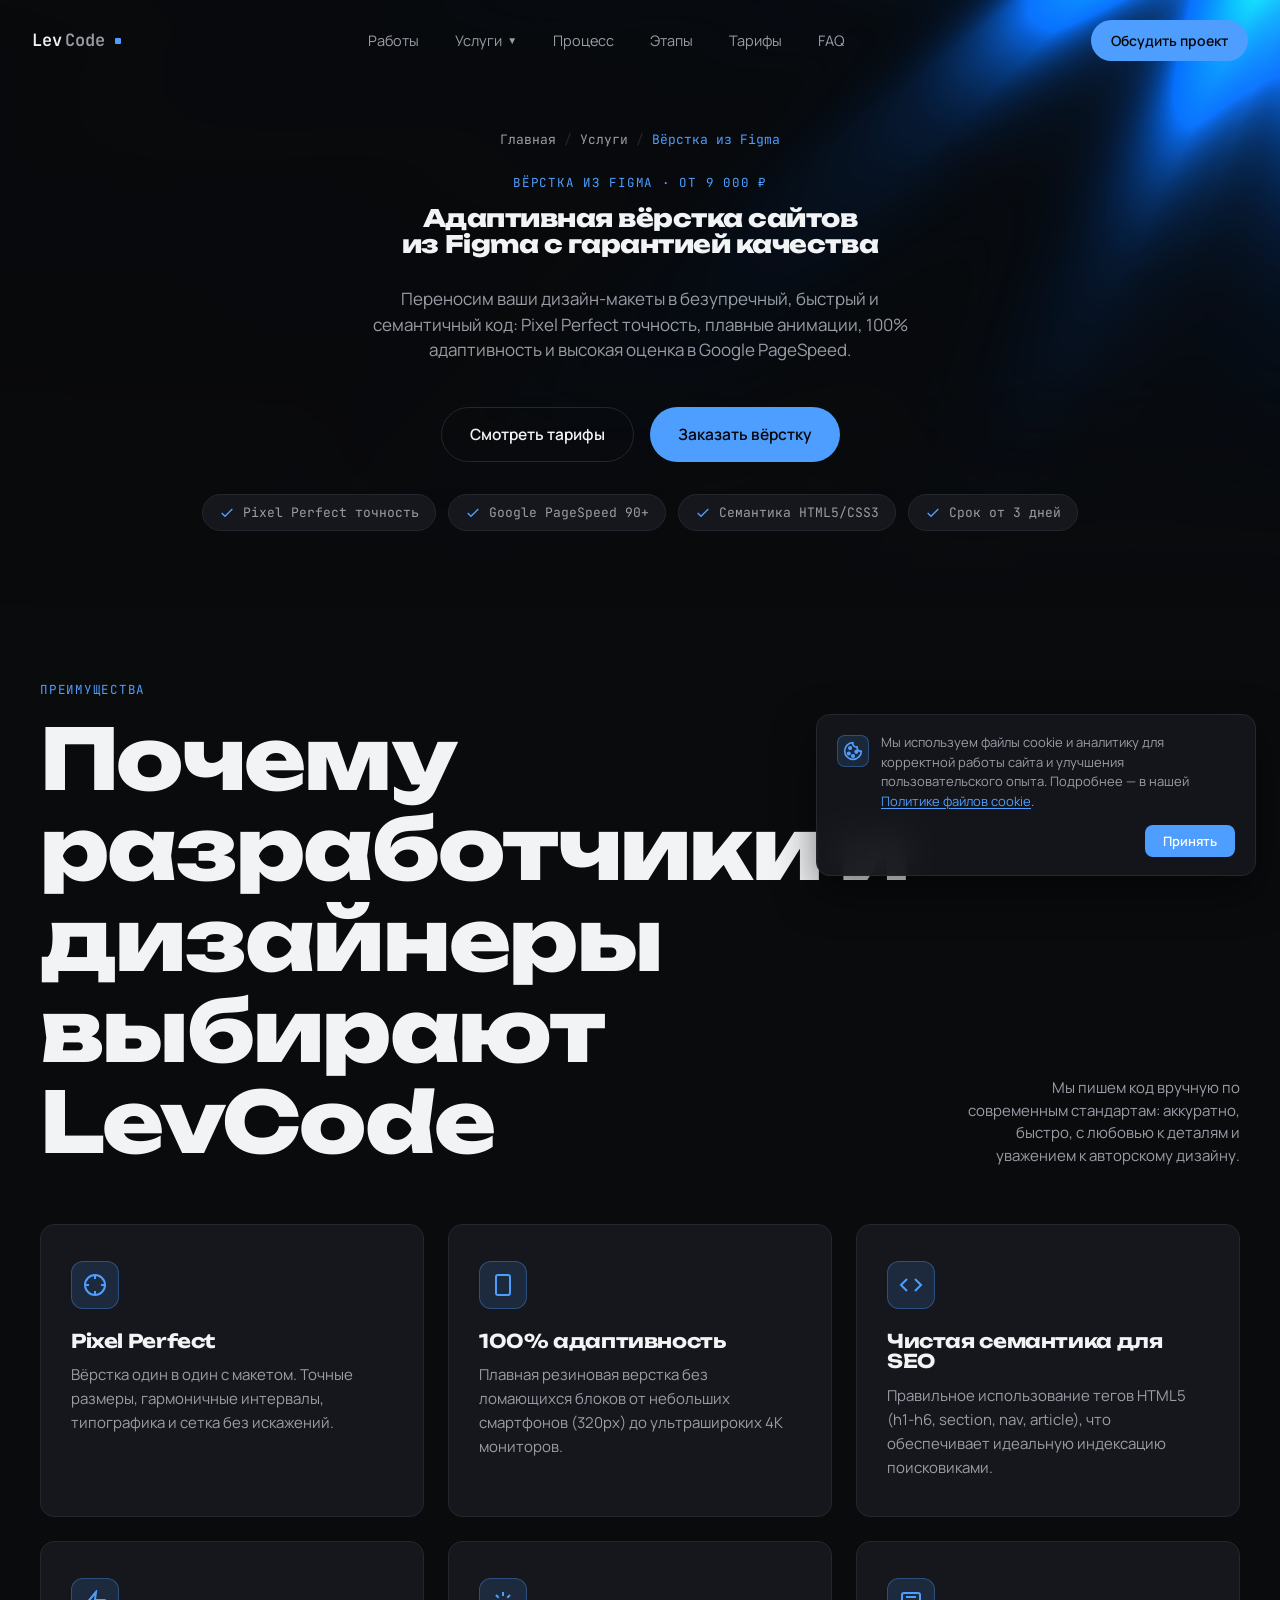
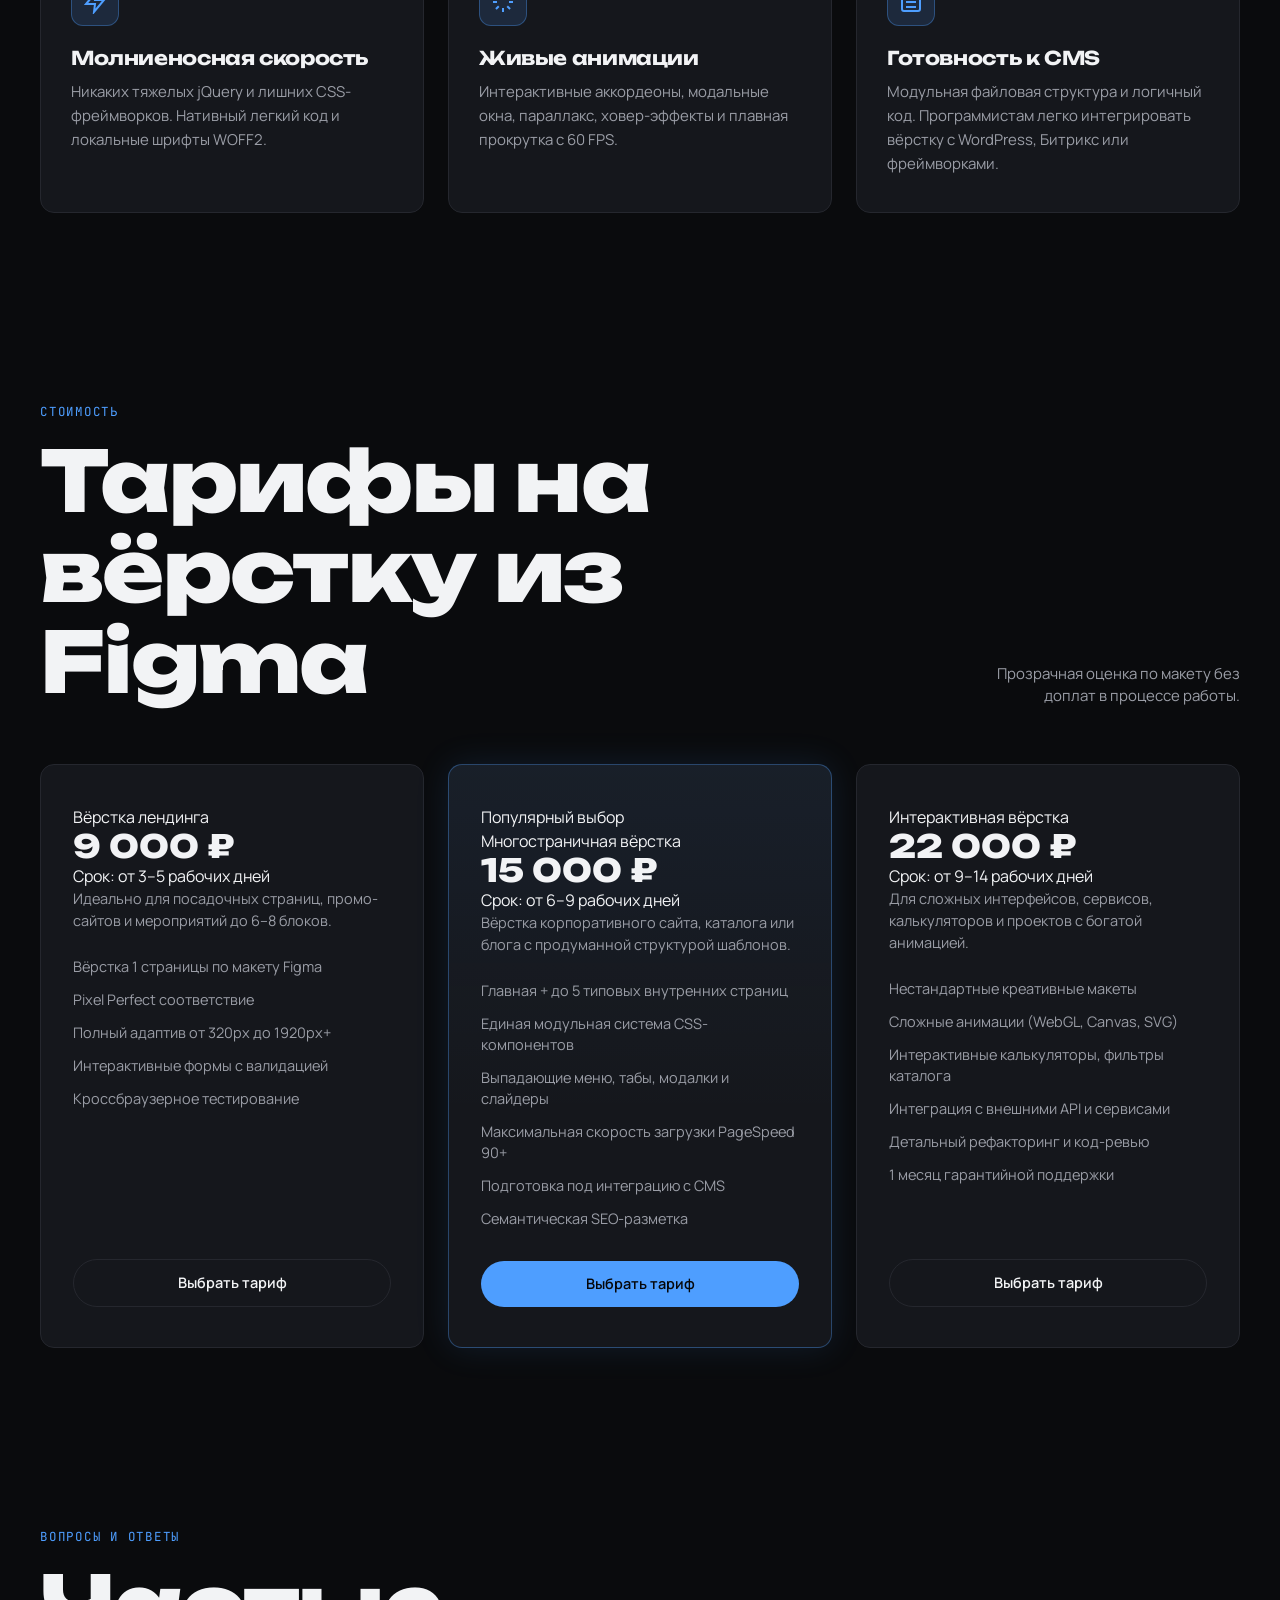
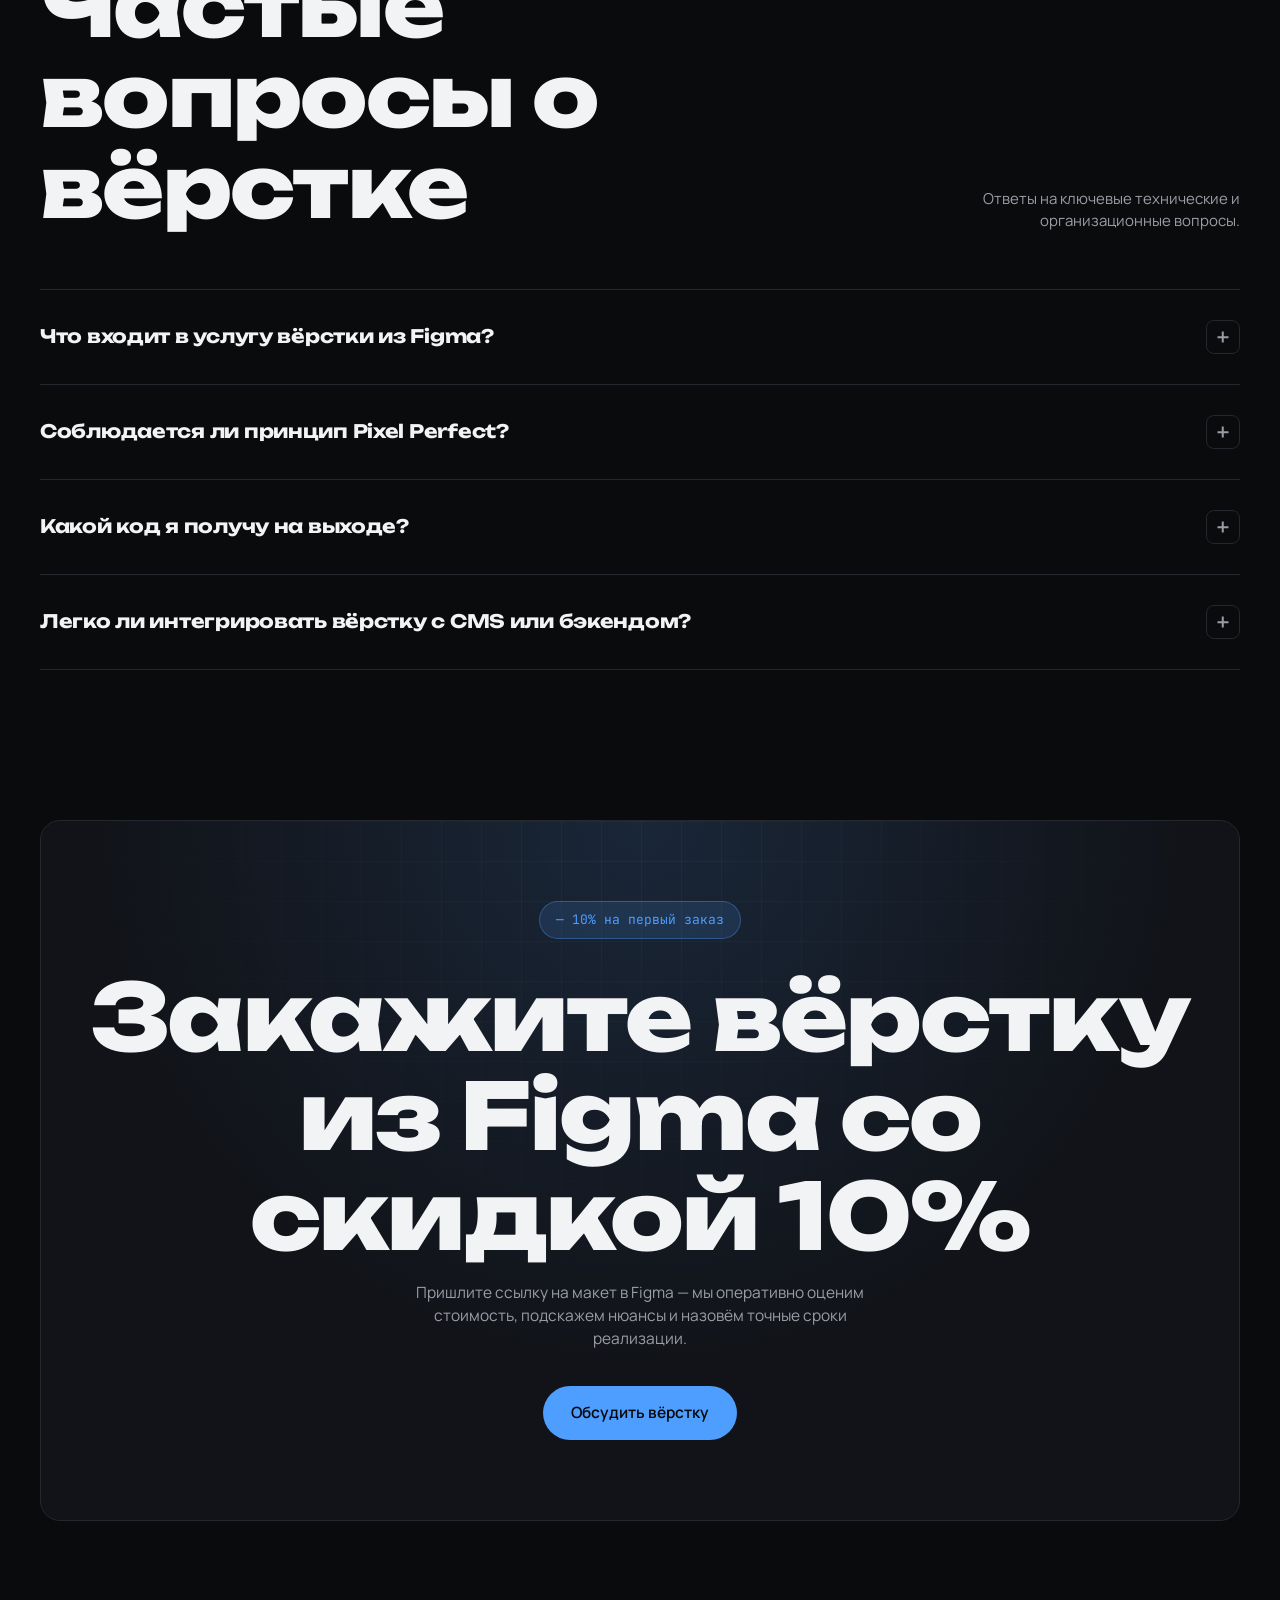
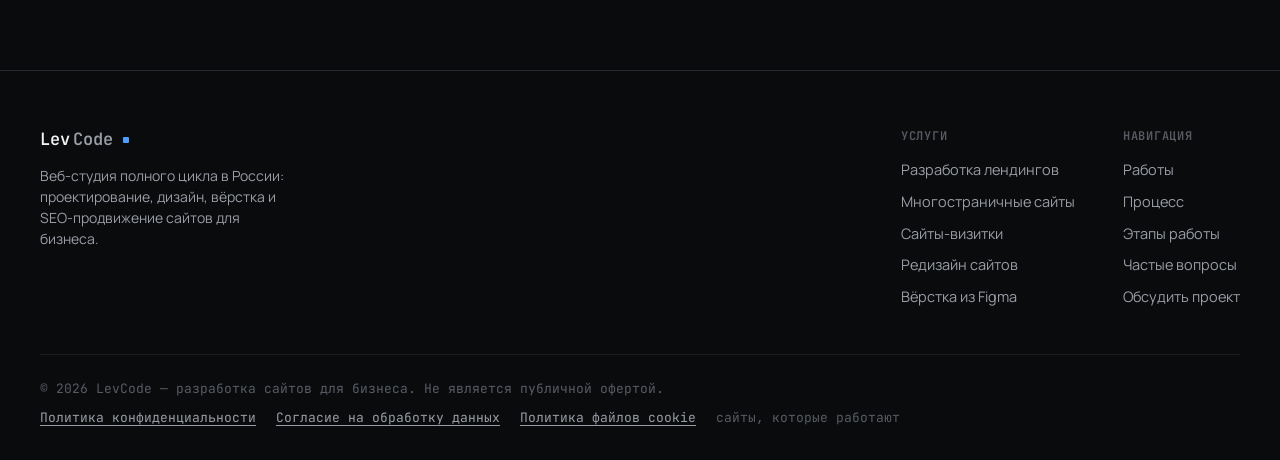
<file: verstka/index.html>
<!DOCTYPE html>
<html lang="ru">

<head>
    <meta charset="UTF-8">
    <meta name="viewport" content="width=device-width, initial-scale=1.0">
    <title>Вёрстка сайтов из Figma от 9 000 ₽ — чистый адаптивный код | LevCode</title>
    <meta name="description"
        content="Качественная адаптивная вёрстка сайтов из Figma под ключ от 9 000 ₽. Чистый семантический HTML5/CSS3/JS, Pixel Perfect, быстрая загрузка, кроссбраузерность и готовность к CMS.">
    <meta name="robots" content="index, follow">
    <link rel="canonical" href="https://levcode.ru/verstka/">

    <meta property="og:type" content="website">
    <meta property="og:url" content="https://levcode.ru/verstka/">
    <meta property="og:title" content="Вёрстка сайтов из Figma от 9 000 ₽ — LevCode">
    <meta property="og:description"
        content="Перенос макетов Figma в чистый семантический код: Pixel Perfect, интерактивные анимации, 100% адаптивность и максимальная скорость.">
    <meta property="og:image" content="https://levcode.ru/assets/icons/icon-512.png">
    <meta property="og:locale" content="ru_RU">
    <meta property="og:site_name" content="LevCode">

    <link rel="stylesheet" href="../assets/css/fonts.css">
    <link rel="stylesheet" href="../assets/css/main.css?v=3">

    <link rel="icon" type="image/x-icon" href="../favicon.ico">
    <link rel="icon" type="image/svg+xml" href="../favicon.svg">
    <link rel="icon" type="image/png" sizes="120x120" href="../assets/icons/favicon-120x120.png">
    <link rel="icon" type="image/png" sizes="32x32" href="../assets/icons/favicon-32x32.png">
    <link rel="icon" type="image/png" sizes="16x16" href="../assets/icons/favicon-16x16.png">
    <link rel="apple-touch-icon" href="../assets/icons/apple-touch-icon.png">
    <link rel="manifest" href="../site.webmanifest">
    <meta name="theme-color" content="#0a0b0d">

    <script type="application/ld+json">
    {
      "@context": "https://schema.org",
      "@type": "BreadcrumbList",
      "itemListElement": [
        {
          "@type": "ListItem",
          "position": 1,
          "name": "Главная",
          "item": "https://levcode.ru/"
        },
        {
          "@type": "ListItem",
          "position": 2,
          "name": "Услуги",
          "item": "https://levcode.ru/#services"
        },
        {
          "@type": "ListItem",
          "position": 3,
          "name": "Вёрстка из Figma",
          "item": "https://levcode.ru/verstka/"
        }
      ]
    }
    </script>

    <script type="application/ld+json">
    {
      "@context": "https://schema.org",
      "@type": "Service",
      "serviceType": "Вёрстка сайтов",
      "name": "Адаптивная вёрстка сайтов из Figma",
      "provider": {
        "@type": "ProfessionalService",
        "name": "LevCode",
        "url": "https://levcode.ru/"
      },
      "areaServed": {
        "@type": "Country",
        "name": "Россия"
      },
      "description": "Профессиональная вёрстка макетов Figma на чистом HTML5, CSS3 и JavaScript. Pixel Perfect соответствие дизайну, кроссбраузерность, микроанимации и высокая скорость загрузки.",
      "offers": {
        "@type": "Offer",
        "price": "9000",
        "priceCurrency": "RUB",
        "availability": "https://schema.org/InStock",
        "url": "https://levcode.ru/verstka/"
      }
    }
    </script>

    <script type="application/ld+json">
    {
      "@context": "https://schema.org",
      "@type": "FAQPage",
      "mainEntity": [
        {
          "@type": "Question",
          "name": "Что входит в услугу вёрстки из Figma?",
          "acceptedAnswer": {
            "@type": "Answer",
            "text": "Полная вёрстка макета на семантическом HTML5/CSS3/JS, адаптация под все экраны от 320px до 4K, микроанимации, валидация форм, оптимизация изображений и проверка во всех популярных браузерах."
          }
        },
        {
          "@type": "Question",
          "name": "Соблюдается ли принцип Pixel Perfect?",
          "acceptedAnswer": {
            "@type": "Answer",
            "text": "Да, мы строго следуем сетке, типографике, отступам и стилям вашего Figma-макета. Результат полностью соответствует исходному дизайну."
          }
        },
        {
          "@type": "Question",
          "name": "Какой код я получу на выходе?",
          "acceptedAnswer": {
            "@type": "Answer",
            "text": "Вы получаете чистый, валидный, модульный код со структурированными стилями и логичными комментариями. Никаких тяжелых лишних библиотек и мусора."
          }
        },
        {
          "@type": "Question",
          "name": "Легко ли интегрировать вёрстку с CMS или бэкендом?",
          "acceptedAnswer": {
            "@type": "Answer",
            "text": "Да, код пишется семантично и независимо. Его можно без проблем натянуть на любую CMS (WordPress, Bitrix, Tilda API) или подключить к бэкенду на Python, Node.js или PHP."
          }
        }
      ]
    }
    </script>

    <script type="text/javascript">
        (function (m, e, t, r, i, k, a) {
            m[i] = m[i] || function () { (m[i].a = m[i].a || []).push(arguments) };
            m[i].l = 1 * new Date();
            for (var j = 0; j < document.scripts.length; j++) { if (document.scripts[j].src === r) { return; } }
            k = e.createElement(t), a = e.getElementsByTagName(t)[0], k.async = 1, k.src = r, a.parentNode.insertBefore(k, a)
        })(window, document, 'script', 'https://mc.yandex.ru/metrika/tag.js?id=111801512', 'ym');

        ym(111801512, 'init', { ssr: true, webvisor: true, clickmap: true, ecommerce: "dataLayer", referrer: document.referrer, url: location.href, accurateTrackBounce: true, trackLinks: true });
    </script>
    <noscript>
        <div><img src="https://mc.yandex.ru/watch/111801512" style="position:absolute; left:-9999px;" alt="" /></div>
    </noscript>
    
</head>

<body>
    <header>
        <nav class="nav" aria-label="Основная навигация">
            <a href="../index.html" class="logo"><span>Lev</span><span class="dim">Code</span><span class="bar"></span></a>
            <div class="nav-links">
                <a href="../index.html#works">Работы</a>
                <div class="nav-dropdown">
                    <a href="../index.html#services">Услуги <span class="nav-dropdown-chevron">▼</span></a>
                    <div class="nav-dropdown-menu">
                        <a href="../landing/index.html" class="nav-dropdown-item">
                            <span class="nav-dropdown-item-title">Лендинг</span>
                            <span class="nav-dropdown-item-desc">Одностраничный сайт от 7 500 ₽</span>
                        </a>
                        <a href="../multipage/index.html" class="nav-dropdown-item">
                            <span class="nav-dropdown-item-title">Многостраничный сайт</span>
                            <span class="nav-dropdown-item-desc">Для бизнеса и каталогов от 10 500 ₽</span>
                        </a>
                        <a href="../vizitka/index.html" class="nav-dropdown-item">
                            <span class="nav-dropdown-item-title">Сайт-визитка</span>
                            <span class="nav-dropdown-item-desc">Компактный сайт компании от 7 500 ₽</span>
                        </a>
                        <a href="../redesign/index.html" class="nav-dropdown-item">
                            <span class="nav-dropdown-item-title">Редизайн сайта</span>
                            <span class="nav-dropdown-item-desc">Модернизация UX/UI от 12 000 ₽</span>
                        </a>
                        <a href="../verstka/index.html" class="nav-dropdown-item">
                            <span class="nav-dropdown-item-title">Вёрстка из Figma</span>
                            <span class="nav-dropdown-item-desc">Чистый адаптивный код от 9 000 ₽</span>
                        </a>
                    </div>
                </div>
                <a href="../index.html#cycle">Процесс</a>
                <a href="../index.html#stages">Этапы</a>
                <a href="#tariffs">Тарифы</a>
                <a href="#faq">FAQ</a>
            </div>
            <a href="#modal" class="btn btn-primary nav-cta js-open-modal">Обсудить проект</a>
        </nav>
    </header>

    <main>
        
        <section class="service-hero">
            <div class="siderays-bg"></div>
            <nav class="breadcrumbs" aria-label="Хлебные крошки">
                <a href="../index.html">Главная</a>
                <span class="breadcrumbs-sep">/</span>
                <a href="../index.html#services">Услуги</a>
                <span class="breadcrumbs-sep">/</span>
                <span class="breadcrumbs-current">Вёрстка из Figma</span>
            </nav>

            <span class="section-tag mono">Вёрстка из Figma · от 9 000 ₽</span>
            <h1>Адаптивная вёрстка сайтов<br>из Figma с гарантией качества</h1>
            <p class="hero-sub">Переносим ваши дизайн-макеты в безупречный, быстрый и семантичный код: Pixel Perfect точность, плавные анимации, 100% адаптивность и высокая оценка в Google PageSpeed.</p>

            <div class="hero-actions">
                <a href="#tariffs" class="btn btn-ghost btn-lg">Смотреть тарифы</a>
                <a href="#modal" class="btn btn-primary btn-lg js-open-modal">Заказать вёрстку</a>
            </div>

            <div class="service-badges">
                <div class="service-badge">
                    <svg width="16" height="16" viewBox="0 0 24 24" fill="none" stroke="currentColor" stroke-width="2"><polyline points="20 6 9 17 4 12"/></svg>
                    Pixel Perfect точность
                </div>
                <div class="service-badge">
                    <svg width="16" height="16" viewBox="0 0 24 24" fill="none" stroke="currentColor" stroke-width="2"><polyline points="20 6 9 17 4 12"/></svg>
                    Google PageSpeed 90+
                </div>
                <div class="service-badge">
                    <svg width="16" height="16" viewBox="0 0 24 24" fill="none" stroke="currentColor" stroke-width="2"><polyline points="20 6 9 17 4 12"/></svg>
                    Семантика HTML5/CSS3
                </div>
                <div class="service-badge">
                    <svg width="16" height="16" viewBox="0 0 24 24" fill="none" stroke="currentColor" stroke-width="2"><polyline points="20 6 9 17 4 12"/></svg>
                    Срок от 3 дней
                </div>
            </div>
        </section>

        <section id="features" style="min-height: auto; padding: 70px 32px 90px;">
            <div class="section-head">
                <div>
                    <span class="section-tag">Преимущества</span>
                    <h2>Почему разработчики и дизайнеры выбирают LevCode</h2>
                </div>
                <p>Мы пишем код вручную по современным стандартам: аккуратно, быстро, с любовью к деталям и уважением к авторскому дизайну.</p>
            </div>
            <div class="benefits-grid">
                <div class="benefit-card">
                    <div class="benefit-icon">
                        <svg width="24" height="24" viewBox="0 0 24 24" fill="none" stroke="currentColor" stroke-width="2"><circle cx="12" cy="12" r="10"/><line x1="22" x2="18" y1="12" y2="12"/><line x1="6" x2="2" y1="12" y2="12"/><line x1="12" x2="12" y1="6" y2="2"/><line x1="12" x2="12" y1="22" y2="18"/></svg>
                    </div>
                    <h3 class="benefit-title">Pixel Perfect</h3>
                    <p class="benefit-desc">Вёрстка один в один с макетом. Точные размеры, гармоничные интервалы, типографика и сетка без искажений.</p>
                </div>

                <div class="benefit-card">
                    <div class="benefit-icon">
                        <svg width="24" height="24" viewBox="0 0 24 24" fill="none" stroke="currentColor" stroke-width="2"><rect width="14" height="20" x="5" y="2" rx="2" ry="2"/><path d="M12 18h.01"/></svg>
                    </div>
                    <h3 class="benefit-title">100% адаптивность</h3>
                    <p class="benefit-desc">Плавная резиновая верстка без ломающихся блоков от небольших смартфонов (320px) до ультрашироких 4K мониторов.</p>
                </div>

                <div class="benefit-card">
                    <div class="benefit-icon">
                        <svg width="24" height="24" viewBox="0 0 24 24" fill="none" stroke="currentColor" stroke-width="2"><polyline points="16 18 22 12 16 6"/><polyline points="8 6 2 12 8 18"/></svg>
                    </div>
                    <h3 class="benefit-title">Чистая семантика для SEO</h3>
                    <p class="benefit-desc">Правильное использование тегов HTML5 (h1-h6, section, nav, article), что обеспечивает идеальную индексацию поисковиками.</p>
                </div>

                <div class="benefit-card">
                    <div class="benefit-icon">
                        <svg width="24" height="24" viewBox="0 0 24 24" fill="none" stroke="currentColor" stroke-width="2"><polygon points="13 2 3 14 12 14 11 22 21 10 12 10 13 2"/></svg>
                    </div>
                    <h3 class="benefit-title">Молниеносная скорость</h3>
                    <p class="benefit-desc">Никаких тяжелых jQuery и лишних CSS-фреймворков. Нативный легкий код и локальные шрифты WOFF2.</p>
                </div>

                <div class="benefit-card">
                    <div class="benefit-icon">
                        <svg width="24" height="24" viewBox="0 0 24 24" fill="none" stroke="currentColor" stroke-width="2"><path d="M12 2v4"/><path d="m4.93 4.93 2.83 2.83"/><path d="M2 12h4"/><path d="m4.93 19.07 2.83-2.83"/><path d="M12 22v-4"/><path d="m19.07 19.07-2.83-2.83"/><path d="M22 12h-4"/><path d="m19.07 4.93-2.83 2.83"/></svg>
                    </div>
                    <h3 class="benefit-title">Живые анимации</h3>
                    <p class="benefit-desc">Интерактивные аккордеоны, модальные окна, параллакс, ховер-эффекты и плавная прокрутка с 60 FPS.</p>
                </div>

                <div class="benefit-card">
                    <div class="benefit-icon">
                        <svg width="24" height="24" viewBox="0 0 24 24" fill="none" stroke="currentColor" stroke-width="2"><rect width="18" height="18" x="3" y="3" rx="2"/><path d="M7 7h10"/><path d="M7 12h10"/><path d="M7 17h10"/></svg>
                    </div>
                    <h3 class="benefit-title">Готовность к CMS</h3>
                    <p class="benefit-desc">Модульная файловая структура и логичный код. Программистам легко интегрировать вёрстку с WordPress, Битрикс или фреймворками.</p>
                </div>
            </div>
        </section>

        <section class="tariffs-section" id="tariffs">
            <div class="section-head">
                <div>
                    <span class="section-tag">Стоимость</span>
                    <h2>Тарифы на вёрстку из Figma</h2>
                </div>
                <p>Прозрачная оценка по макету без доплат в процессе работы.</p>
            </div>

            <div class="tariffs-grid">
                
                <div class="tariff-card">
                    <div class="tariff-header">
                        <div class="tariff-name">Вёрстка лендинга</div>
                        <div class="tariff-price">9 000 ₽</div>
                        <div class="tariff-deadline">Срок: от 3–5 рабочих дней</div>
                    </div>
                    <p class="tariff-desc">Идеально для посадочных страниц, промо-сайтов и мероприятий до 6–8 блоков.</p>
                    <ul class="tariff-features">
                        <li>Вёрстка 1 страницы по макету Figma</li>
                        <li>Pixel Perfect соответствие</li>
                        <li>Полный адаптив от 320px до 1920px+</li>
                        <li>Интерактивные формы с валидацией</li>
                        <li>Кроссбраузерное тестирование</li>
                    </ul>
                    <a href="#modal" class="btn btn-ghost tariff-btn js-open-modal" data-type="markup">Выбрать тариф</a>
                </div>

                <div class="tariff-card featured">
                    <div class="tariff-header">
                        <div class="tariff-badge-featured">Популярный выбор</div>
                        <div class="tariff-name">Многостраничная вёрстка</div>
                        <div class="tariff-price">15 000 ₽</div>
                        <div class="tariff-deadline">Срок: от 6–9 рабочих дней</div>
                    </div>
                    <p class="tariff-desc">Вёрстка корпоративного сайта, каталога или блога с продуманной структурой шаблонов.</p>
                    <ul class="tariff-features">
                        <li>Главная + до 5 типовых внутренних страниц</li>
                        <li>Единая модульная система CSS-компонентов</li>
                        <li>Выпадающие меню, табы, модалки и слайдеры</li>
                        <li>Максимальная скорость загрузки PageSpeed 90+</li>
                        <li>Подготовка под интеграцию с CMS</li>
                        <li>Семантическая SEO-разметка</li>
                    </ul>
                    <a href="#modal" class="btn btn-primary tariff-btn js-open-modal" data-type="markup">Выбрать тариф</a>
                </div>

                <div class="tariff-card">
                    <div class="tariff-header">
                        <div class="tariff-name">Интерактивная вёрстка</div>
                        <div class="tariff-price">22 000 ₽</div>
                        <div class="tariff-deadline">Срок: от 9–14 рабочих дней</div>
                    </div>
                    <p class="tariff-desc">Для сложных интерфейсов, сервисов, калькуляторов и проектов с богатой анимацией.</p>
                    <ul class="tariff-features">
                        <li>Нестандартные креативные макеты</li>
                        <li>Сложные анимации (WebGL, Canvas, SVG)</li>
                        <li>Интерактивные калькуляторы, фильтры каталога</li>
                        <li>Интеграция с внешними API и сервисами</li>
                        <li>Детальный рефакторинг и код-ревью</li>
                        <li>1 месяц гарантийной поддержки</li>
                    </ul>
                    <a href="#modal" class="btn btn-ghost tariff-btn js-open-modal" data-type="markup">Выбрать тариф</a>
                </div>
            </div>
        </section>

        <section class="faq-section" id="faq">
            <div class="section-head">
                <div>
                    <span class="section-tag">Вопросы и ответы</span>
                    <h2>Частые вопросы о вёрстке</h2>
                </div>
                <p>Ответы на ключевые технические и организационные вопросы.</p>
            </div>

            <div class="faq">
                <div class="faq-item">
                    <div class="faq-q">
                        <span>Что входит в услугу вёрстки из Figma?</span>
                        <div class="faq-ic"></div>
                    </div>
                    <div class="faq-a">
                        <div>
                            <p>Полная вёрстка макета на семантическом HTML5/CSS3/JS, адаптация под все экраны от 320px до 4K, микроанимации, валидация форм, оптимизация изображений и проверка во всех популярных браузерах.</p>
                        </div>
                    </div>
                </div>

                <div class="faq-item">
                    <div class="faq-q">
                        <span>Соблюдается ли принцип Pixel Perfect?</span>
                        <div class="faq-ic"></div>
                    </div>
                    <div class="faq-a">
                        <div>
                            <p>Да, мы строго следуем сетке, типографике, отступам и стилям вашего Figma-макета. Результат полностью соответствует исходному дизайну.</p>
                        </div>
                    </div>
                </div>

                <div class="faq-item">
                    <div class="faq-q">
                        <span>Какой код я получу на выходе?</span>
                        <div class="faq-ic"></div>
                    </div>
                    <div class="faq-a">
                        <div>
                            <p>Вы получаете чистый, валидный, модульный код со структурированными стилями и логичными комментариями. Никаких тяжелых лишних библиотек и мусора.</p>
                        </div>
                    </div>
                </div>

                <div class="faq-item">
                    <div class="faq-q">
                        <span>Легко ли интегрировать вёрстку с CMS или бэкендом?</span>
                        <div class="faq-ic"></div>
                    </div>
                    <div class="faq-a">
                        <div>
                            <p>Да, код пишется семантично и независимо. Его можно без проблем натянуть на любую CMS (WordPress, Bitrix, Tilda API) или подключить к бэкенду на Python, Node.js или PHP.</p>
                        </div>
                    </div>
                </div>
            </div>
        </section>

        <section class="cta-section" id="cta">
            <div class="cta-box">
                <span class="cta-tag mono">— 10% на первый заказ</span>
                <h2>Закажите вёрстку из Figma со скидкой 10%</h2>
                <p>Пришлите ссылку на макет в Figma — мы оперативно оценим стоимость, подскажем нюансы и назовём точные сроки реализации.</p>
                <a href="#modal" class="btn btn-primary btn-lg js-open-modal" data-type="markup">Обсудить вёрстку</a>
            </div>
        </section>
    </main>

    <footer>
        <div class="footer-top">
            <div class="footer-brand">
                <a href="../index.html" class="logo"><span>Lev</span><span class="dim">Code</span><span class="bar"></span></a>
                <p>Веб-студия полного цикла в России: проектирование, дизайн, вёрстка и SEO-продвижение сайтов для бизнеса.</p>
            </div>
            <div class="footer-links">
                <div class="footer-col">
                    <h4>Услуги</h4>
                    <a href="../landing/index.html">Разработка лендингов</a>
                    <a href="../multipage/index.html">Многостраничные сайты</a>
                    <a href="../vizitka/index.html">Сайты-визитки</a>
                    <a href="../redesign/index.html">Редизайн сайтов</a>
                    <a href="../verstka/index.html">Вёрстка из Figma</a>
                </div>
                <div class="footer-col">
                    <h4>Навигация</h4>
                    <a href="../index.html#works">Работы</a>
                    <a href="../index.html#cycle">Процесс</a>
                    <a href="../index.html#stages">Этапы работы</a>
                    <a href="#faq">Частые вопросы</a>
                    <a href="#modal" class="js-open-modal">Обсудить проект</a>
                </div>
            </div>
        </div>
        <div class="footer-bottom">
            <span>© 2026 LevCode — разработка сайтов для бизнеса. Не является публичной офертой.</span>
            <div class="footer-bottom-links">
                <a href="../policy.html">Политика конфиденциальности</a>
                <a href="../privacy.html">Согласие на обработку данных</a>
                <a href="../cookie-policy.html">Политика файлов cookie</a>
                <span>сайты, которые работают</span>
            </div>
        </div>
    </footer>

    <div class="modal-backdrop" id="projectModal" role="dialog" aria-modal="true" aria-labelledby="modalTitle">
        <div class="modal-container" data-lenis-prevent>
            <button class="modal-close" aria-label="Закрыть модальное окно">&times;</button>
            <div class="modal-content">
                <span class="section-tag">Связь</span>
                <div class="modal-title" id="modalTitle">Обсудить проект и расчет стоимости</div>
                <p class="modal-desc">Оставьте заявку, и мы свяжемся с вами в течение рабочего дня для консультации и расчета цены.</p>
                <form class="modal-form" id="projectForm">
                    <div class="form-group">
                        <label for="f-name">Имя</label>
                        <input type="text" id="f-name" name="name" placeholder="Как к вам обращаться" required>
                    </div>
                    <div class="form-group">
                        <label for="f-contact">Telegram или email</label>
                        <input type="text" id="f-contact" name="contact" placeholder="@LevCode или LevCode@example.com" required>
                    </div>
                    <div class="form-row">
                        <div class="form-group">
                            <label for="f-type">Тип проекта</label>
                            <div class="select-wrapper">
                                <select id="f-type" name="project-type" required>
                                    <option value="landing">Лендинг</option>
                                    <option value="multipage">Многостраничный сайт</option>
                                    <option value="business-card">Сайт-визитка</option>
                                    <option value="redesign">Редизайн</option>
                                    <option value="markup" selected>Вёрстка с макета</option>
                                    <option value="other">другое</option>
                                </select>
                            </div>
                        </div>
                        <div class="form-group">
                            <label for="f-budget">Ориентировочный бюджет</label>
                            <div class="select-wrapper">
                                <select id="f-budget" name="budget" required>
                                    <option value="" disabled selected hidden>Укажите бюджет</option>
                                    <option value="9000">до 9000 ₽</option>
                                    <option value="9000-15000">от 9000 ₽ до 15000 ₽</option>
                                    <option value="15000-30000">от 15000 ₽ до 30000 ₽</option>
                                    <option value="other">другое/обсуждаемо</option>
                                </select>
                            </div>
                        </div>
                    </div>
                    <div class="form-group">
                        <label for="f-desc">Коротко о задаче / ссылка на макет в Figma</label>
                        <textarea id="f-desc" name="description" placeholder="Ссылка на макет в Figma или описание задачи" rows="4"></textarea>
                    </div>
                    <button type="submit" class="btn btn-primary btn-submit">Отправить заявку</button>
                    <p class="form-consent">
                        Нажимая кнопку, вы даете согласие на обработку персональных данных в соответствии с <a href="../policy.html" target="_blank">Политикой конфиденциальности</a> и <a href="../privacy.html" target="_blank">Согласием на обработку</a>
                    </p>
                </form>
            </div>
        </div>
    </div>

    <script defer src="../assets/js/lenis.min.js"></script>
    <script defer src="../assets/js/main.js?v=3"></script>
    <script defer src="../assets/js/ogl.umd.js"></script>
    <script defer src="../assets/js/siderays-vanilla.js"></script>
</body>

</html>
</file>
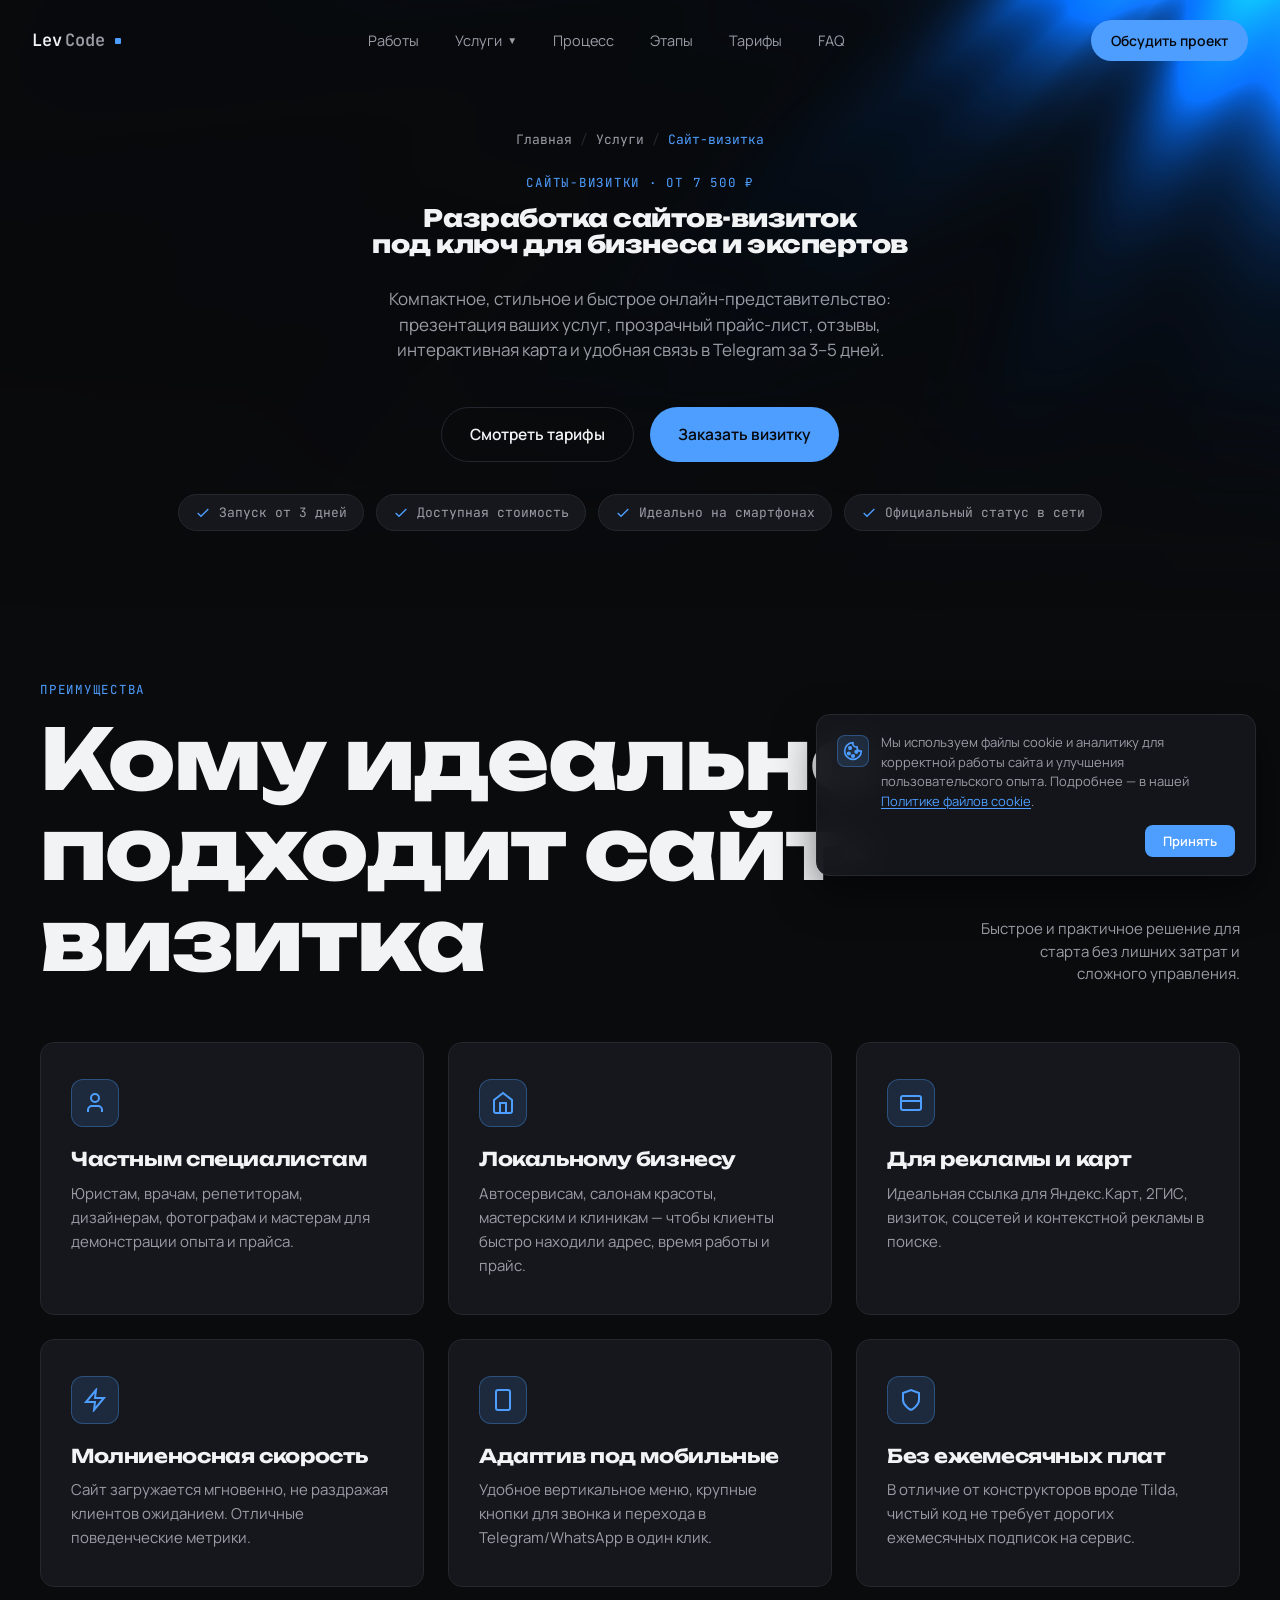
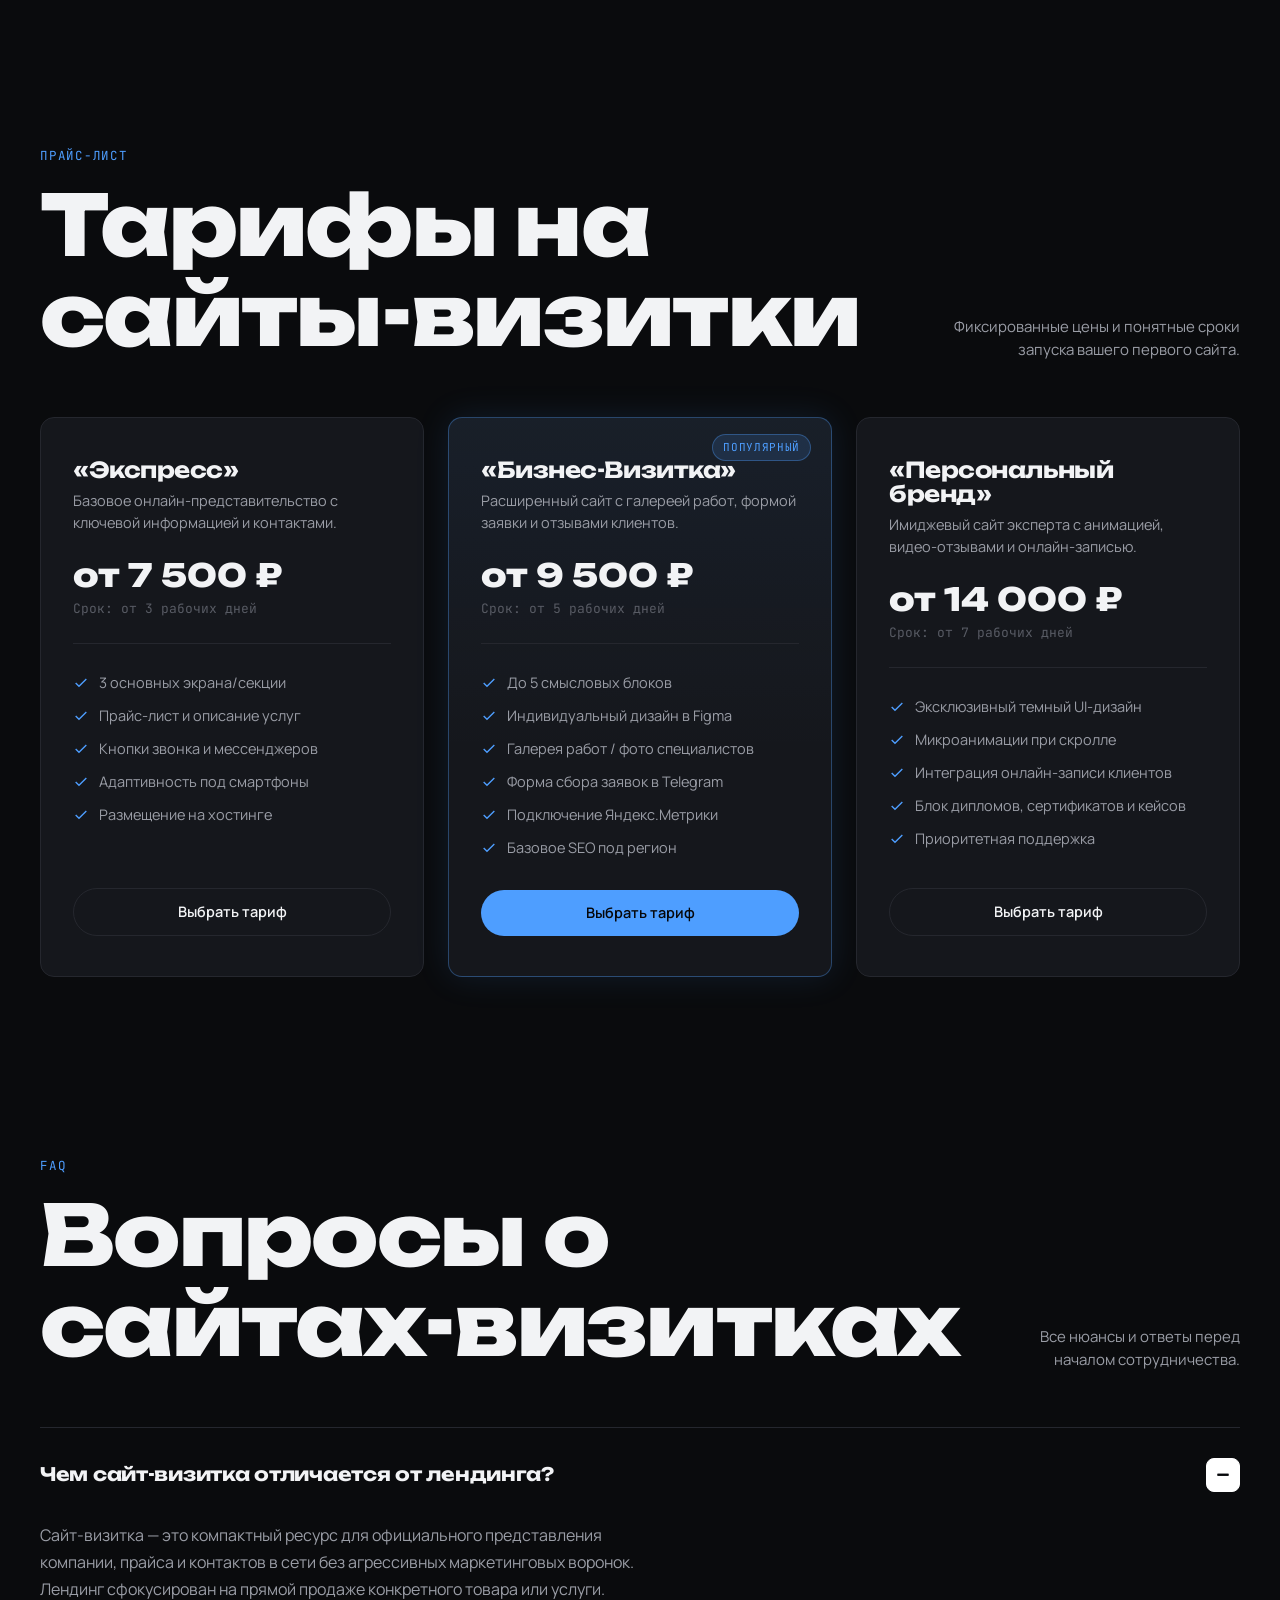
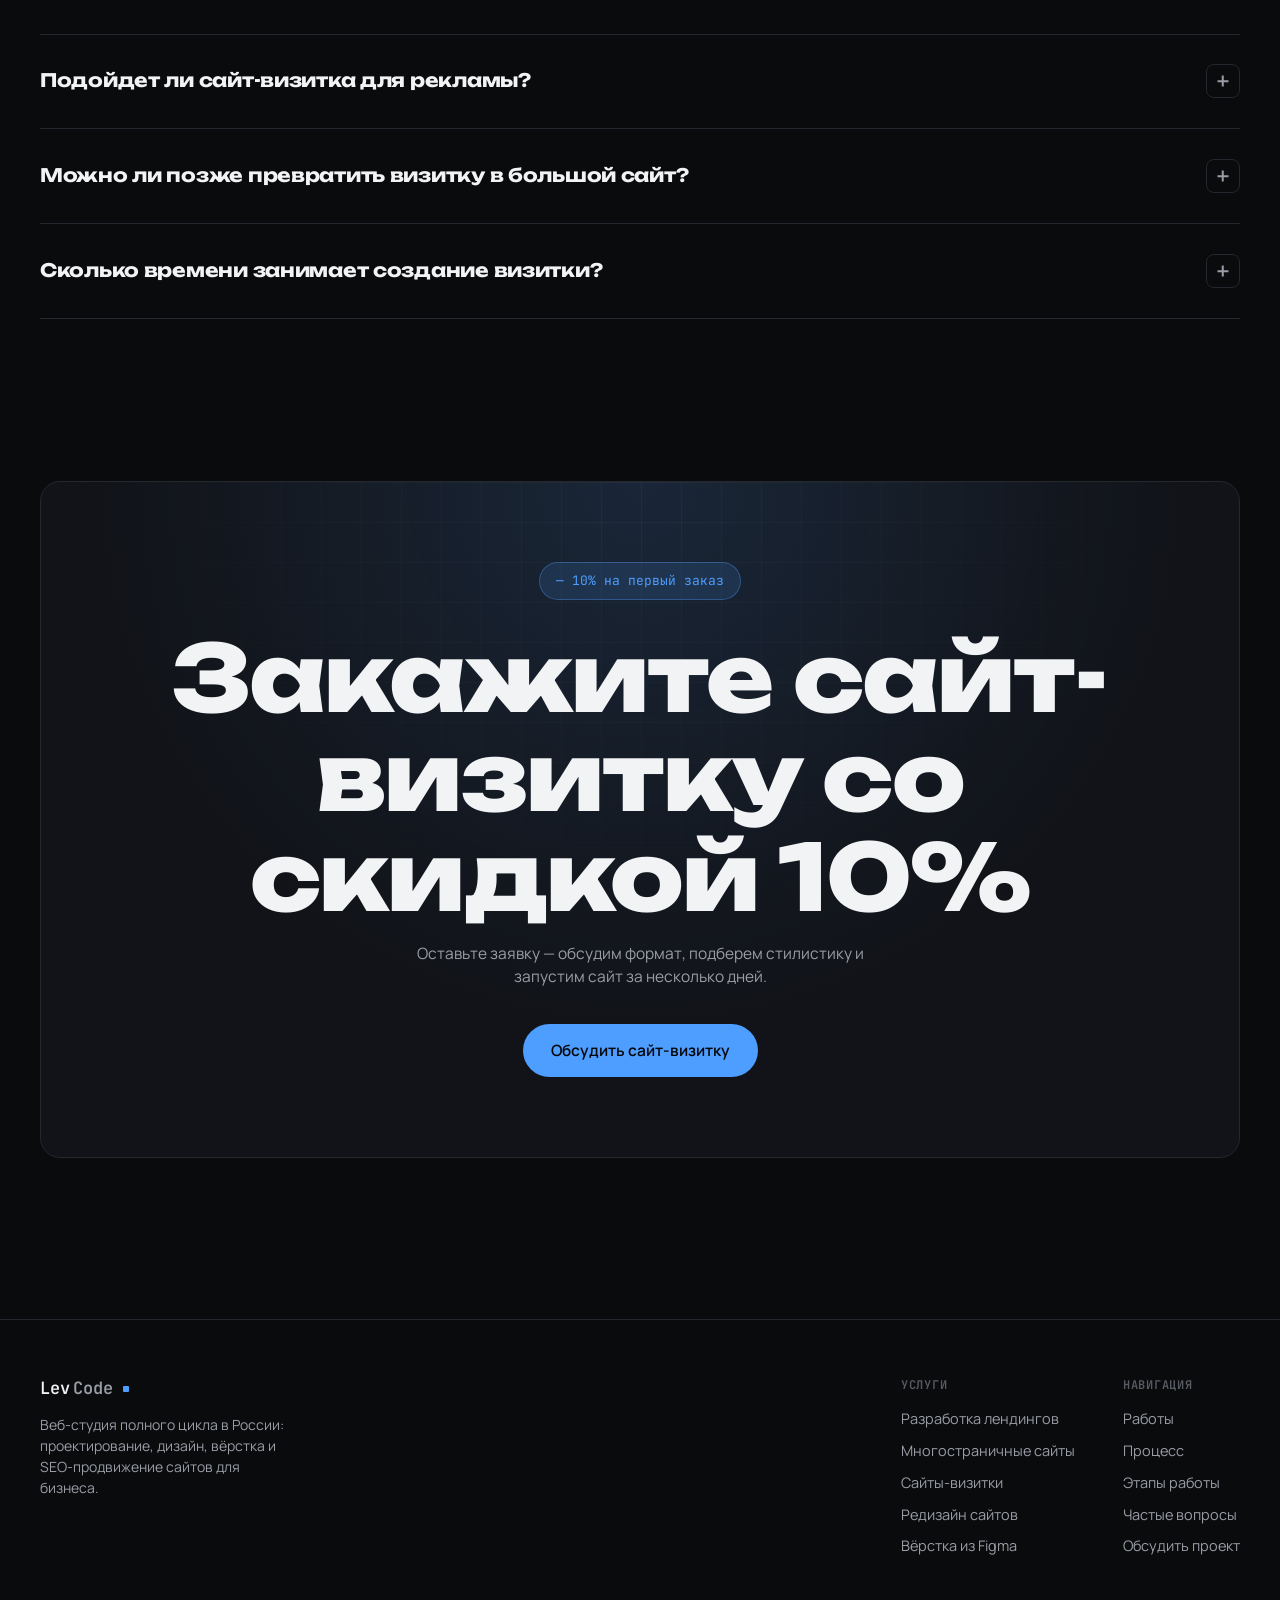
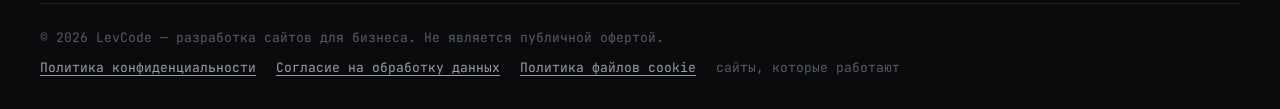
<file: vizitka/index.html>
<!DOCTYPE html>
<html lang="ru">

<head>
    <meta charset="UTF-8">
    <meta name="viewport" content="width=device-width, initial-scale=1.0">
    <title>Разработка сайтов-визиток под ключ от 7 500 ₽ — LevCode</title>
    <meta name="description"
        content="Создание стильного сайта-визитки для бизнеса и специалистов под ключ от 7 500 ₽. Презентация услуг, контакты, чистый адаптивный код. Запуск за 3–5 дней.">
    <meta name="robots" content="index, follow">
    <link rel="canonical" href="https://levcode.ru/vizitka/">

    <meta property="og:type" content="website">
    <meta property="og:url" content="https://levcode.ru/vizitka/">
    <meta property="og:title" content="Создание сайтов-визиток от 7 500 ₽ — LevCode">
    <meta property="og:description"
        content="Компактный, стильный и быстрый сайт для официального представления вашей компании, частной практики или услуг в сети.">
    <meta property="og:image" content="https://levcode.ru/assets/icons/icon-512.png">
    <meta property="og:locale" content="ru_RU">
    <meta property="og:site_name" content="LevCode">

    <link rel="stylesheet" href="../assets/css/fonts.css">
    <link rel="stylesheet" href="../assets/css/main.css?v=3">

    <link rel="icon" type="image/x-icon" href="../favicon.ico">
    <link rel="icon" type="image/svg+xml" href="../favicon.svg">
    <link rel="icon" type="image/png" sizes="120x120" href="../assets/icons/favicon-120x120.png">
    <link rel="icon" type="image/png" sizes="32x32" href="../assets/icons/favicon-32x32.png">
    <link rel="icon" type="image/png" sizes="16x16" href="../assets/icons/favicon-16x16.png">
    <link rel="apple-touch-icon" href="../assets/icons/apple-touch-icon.png">
    <link rel="manifest" href="../site.webmanifest">
    <meta name="theme-color" content="#0a0b0d">

    <script type="application/ld+json">
    {
      "@context": "https://schema.org",
      "@type": "BreadcrumbList",
      "itemListElement": [
        {
          "@type": "ListItem",
          "position": 1,
          "name": "Главная",
          "item": "https://levcode.ru/"
        },
        {
          "@type": "ListItem",
          "position": 2,
          "name": "Услуги",
          "item": "https://levcode.ru/#services"
        },
        {
          "@type": "ListItem",
          "position": 3,
          "name": "Сайт-визитка",
          "item": "https://levcode.ru/vizitka/"
        }
      ]
    }
    </script>

    <script type="application/ld+json">
    {
      "@context": "https://schema.org",
      "@type": "Service",
      "serviceType": "Разработка сайта-визитки",
      "name": "Создание сайта-визитки под ключ",
      "provider": {
        "@type": "ProfessionalService",
        "name": "LevCode",
        "url": "https://levcode.ru/"
      },
      "areaServed": {
        "@type": "Country",
        "name": "Россия"
      },
      "description": "Быстрая разработка сайтов-визиток для экспертов, компаний и локальных услуг. Презентация бизнеса, контактные данные, карта и формы связи.",
      "offers": {
        "@type": "Offer",
        "price": "7500",
        "priceCurrency": "RUB",
        "availability": "https://schema.org/InStock",
        "url": "https://levcode.ru/vizitka/"
      }
    }
    </script>

    <script type="application/ld+json">
    {
      "@context": "https://schema.org",
      "@type": "FAQPage",
      "mainEntity": [
        {
          "@type": "Question",
          "name": "Чем сайт-визитка отличается от лендинга?",
          "acceptedAnswer": {
            "@type": "Answer",
            "text": "Сайт-визитка — это компактный ресурс для официального представления компании, прайса и контактов в сети без агрессивных маркетинговых воронкок. Лендинг сфокусирован на прямой продаже конкретного товара или услуги."
          }
        },
        {
          "@type": "Question",
          "name": "Подойдет ли сайт-визитка для рекламы?",
          "acceptedAnswer": {
            "@type": "Answer",
            "text": "Да, на сайт-визитку можно настраивать рекламу в Яндекс.Директ и геосервисах. На странице присутствуют все ключевые элементы: оффер, прайс-лист и форма быстрой заявки."
          }
        },
        {
          "@type": "Question",
          "name": "Можно ли позже превратить визитку в большой сайт?",
          "acceptedAnswer": {
            "@type": "Answer",
            "text": "Да, мы пишем чистый модульный код, который легко масштабируется до многостраничного портала с каталогом без необходимости переделывать проект с нуля."
          }
        },
        {
          "@type": "Question",
          "name": "Сколько времени занимает создание визитки?",
          "acceptedAnswer": {
            "@type": "Answer",
            "text": "Разработка сайта-визитки занимает всего от 3 до 5 рабочих дней."
          }
        }
      ]
    }
    </script>

    <script type="text/javascript">
        (function (m, e, t, r, i, k, a) {
            m[i] = m[i] || function () { (m[i].a = m[i].a || []).push(arguments) };
            m[i].l = 1 * new Date();
            for (var j = 0; j < document.scripts.length; j++) { if (document.scripts[j].src === r) { return; } }
            k = e.createElement(t), a = e.getElementsByTagName(t)[0], k.async = 1, k.src = r, a.parentNode.insertBefore(k, a)
        })(window, document, 'script', 'https://mc.yandex.ru/metrika/tag.js?id=111801512', 'ym');

        ym(111801512, 'init', { ssr: true, webvisor: true, clickmap: true, ecommerce: "dataLayer", referrer: document.referrer, url: location.href, accurateTrackBounce: true, trackLinks: true });
    </script>
    <noscript>
        <div><img src="https://mc.yandex.ru/watch/111801512" style="position:absolute; left:-9999px;" alt="" /></div>
    </noscript>
    
</head>

<body>
    <header>
        <nav class="nav" aria-label="Основная навигация">
            <a href="../index.html" class="logo"><span>Lev</span><span class="dim">Code</span><span class="bar"></span></a>
            <div class="nav-links">
                <a href="../index.html#works">Работы</a>
                <div class="nav-dropdown">
                    <a href="../index.html#services">Услуги <span class="nav-dropdown-chevron">▼</span></a>
                    <div class="nav-dropdown-menu">
                        <a href="../landing/index.html" class="nav-dropdown-item">
                            <span class="nav-dropdown-item-title">Лендинг</span>
                            <span class="nav-dropdown-item-desc">Одностраничный сайт от 7 500 ₽</span>
                        </a>
                        <a href="../multipage/index.html" class="nav-dropdown-item">
                            <span class="nav-dropdown-item-title">Многостраничный сайт</span>
                            <span class="nav-dropdown-item-desc">Для бизнеса и каталогов от 10 500 ₽</span>
                        </a>
                        <a href="../vizitka/index.html" class="nav-dropdown-item">
                            <span class="nav-dropdown-item-title">Сайт-визитка</span>
                            <span class="nav-dropdown-item-desc">Компактный сайт компании от 7 500 ₽</span>
                        </a>
                        <a href="../redesign/index.html" class="nav-dropdown-item">
                            <span class="nav-dropdown-item-title">Редизайн сайта</span>
                            <span class="nav-dropdown-item-desc">Модернизация UX/UI от 12 000 ₽</span>
                        </a>
                        <a href="../verstka/index.html" class="nav-dropdown-item">
                            <span class="nav-dropdown-item-title">Вёрстка из Figma</span>
                            <span class="nav-dropdown-item-desc">Чистый адаптивный код от 9 000 ₽</span>
                        </a>
                    </div>
                </div>
                <a href="../index.html#cycle">Процесс</a>
                <a href="../index.html#stages">Этапы</a>
                <a href="#tariffs">Тарифы</a>
                <a href="#faq">FAQ</a>
            </div>
            <a href="#modal" class="btn btn-primary nav-cta js-open-modal">Обсудить проект</a>
        </nav>
    </header>

    <main>
        
        <section class="service-hero">
            <div class="siderays-bg"></div>
            <nav class="breadcrumbs" aria-label="Хлебные крошки">
                <a href="../index.html">Главная</a>
                <span class="breadcrumbs-sep">/</span>
                <a href="../index.html#services">Услуги</a>
                <span class="breadcrumbs-sep">/</span>
                <span class="breadcrumbs-current">Сайт-визитка</span>
            </nav>

            <span class="section-tag mono">Сайты-визитки · от 7 500 ₽</span>
            <h1>Разработка сайтов-визиток<br>под ключ для бизнеса и экспертов</h1>
            <p class="hero-sub">Компактное, стильное и быстрое онлайн-представительство: презентация ваших услуг, прозрачный прайс-лист, отзывы, интерактивная карта и удобная связь в Telegram за 3–5 дней.</p>

            <div class="hero-actions">
                <a href="#tariffs" class="btn btn-ghost btn-lg">Смотреть тарифы</a>
                <a href="#modal" class="btn btn-primary btn-lg js-open-modal">Заказать визитку</a>
            </div>

            <div class="service-badges">
                <div class="service-badge">
                    <svg width="16" height="16" viewBox="0 0 24 24" fill="none" stroke="currentColor" stroke-width="2"><polyline points="20 6 9 17 4 12"/></svg>
                    Запуск от 3 дней
                </div>
                <div class="service-badge">
                    <svg width="16" height="16" viewBox="0 0 24 24" fill="none" stroke="currentColor" stroke-width="2"><polyline points="20 6 9 17 4 12"/></svg>
                    Доступная стоимость
                </div>
                <div class="service-badge">
                    <svg width="16" height="16" viewBox="0 0 24 24" fill="none" stroke="currentColor" stroke-width="2"><polyline points="20 6 9 17 4 12"/></svg>
                    Идеально на смартфонах
                </div>
                <div class="service-badge">
                    <svg width="16" height="16" viewBox="0 0 24 24" fill="none" stroke="currentColor" stroke-width="2"><polyline points="20 6 9 17 4 12"/></svg>
                    Официальный статус в сети
                </div>
            </div>
        </section>

        <section id="features" style="min-height: auto; padding: 70px 32px 90px;">
            <div class="section-head">
                <div>
                    <span class="section-tag">Преимущества</span>
                    <h2>Кому идеально подходит сайт-визитка</h2>
                </div>
                <p>Быстрое и практичное решение для старта без лишних затрат и сложного управления.</p>
            </div>
            <div class="benefits-grid">
                <div class="benefit-card">
                    <div class="benefit-icon">
                        <svg width="24" height="24" viewBox="0 0 24 24" fill="none" stroke="currentColor" stroke-width="2"><path d="M19 21v-2a4 4 0 0 0-4-4H9a4 4 0 0 0-4 4v2"/><circle cx="12" cy="7" r="4"/></svg>
                    </div>
                    <h3 class="benefit-title">Частным специалистам</h3>
                    <p class="benefit-desc">Юристам, врачам, репетиторам, дизайнерам, фотографам и мастерам для демонстрации опыта и прайса.</p>
                </div>

                <div class="benefit-card">
                    <div class="benefit-icon">
                        <svg width="24" height="24" viewBox="0 0 24 24" fill="none" stroke="currentColor" stroke-width="2"><path d="m3 9 9-7 9 7v11a2 2 0 0 1-2 2H5a2 2 0 0 1-2-2z"/><polyline points="9 22 9 12 15 12 15 22"/></svg>
                    </div>
                    <h3 class="benefit-title">Локальному бизнесу</h3>
                    <p class="benefit-desc">Автосервисам, салонам красоты, мастерским и клиникам — чтобы клиенты быстро находили адрес, время работы и прайс.</p>
                </div>

                <div class="benefit-card">
                    <div class="benefit-icon">
                        <svg width="24" height="24" viewBox="0 0 24 24" fill="none" stroke="currentColor" stroke-width="2"><rect width="20" height="14" x="2" y="5" rx="2"/><line x1="2" x2="22" y1="10" y2="10"/></svg>
                    </div>
                    <h3 class="benefit-title">Для рекламы и карт</h3>
                    <p class="benefit-desc">Идеальная ссылка для Яндекс.Карт, 2ГИС, визиток, соцсетей и контекстной рекламы в поиске.</p>
                </div>

                <div class="benefit-card">
                    <div class="benefit-icon">
                        <svg width="24" height="24" viewBox="0 0 24 24" fill="none" stroke="currentColor" stroke-width="2"><polygon points="13 2 3 14 12 14 11 22 21 10 12 10 13 2"/></svg>
                    </div>
                    <h3 class="benefit-title">Молниеносная скорость</h3>
                    <p class="benefit-desc">Сайт загружается мгновенно, не раздражая клиентов ожиданием. Отличные поведенческие метрики.</p>
                </div>

                <div class="benefit-card">
                    <div class="benefit-icon">
                        <svg width="24" height="24" viewBox="0 0 24 24" fill="none" stroke="currentColor" stroke-width="2"><rect width="14" height="20" x="5" y="2" rx="2" ry="2"/><path d="M12 18h.01"/></svg>
                    </div>
                    <h3 class="benefit-title">Адаптив под мобильные</h3>
                    <p class="benefit-desc">Удобное вертикальное меню, крупные кнопки для звонка и перехода в Telegram/WhatsApp в один клик.</p>
                </div>

                <div class="benefit-card">
                    <div class="benefit-icon">
                        <svg width="24" height="24" viewBox="0 0 24 24" fill="none" stroke="currentColor" stroke-width="2"><path d="M12 22s8-4 8-10V5l-8-3-8 3v7c0 6 8 10 8 10"/></svg>
                    </div>
                    <h3 class="benefit-title">Без ежемесячных плат</h3>
                    <p class="benefit-desc">В отличие от конструкторов вроде Tilda, чистый код не требует дорогих ежемесячных подписок на сервис.</p>
                </div>
            </div>
        </section>

        <section id="tariffs" style="min-height: auto; padding: 70px 32px 100px;">
            <div class="section-head">
                <div>
                    <span class="section-tag">Прайс-лист</span>
                    <h2>Тарифы на сайты-визитки</h2>
                </div>
                <p>Фиксированные цены и понятные сроки запуска вашего первого сайта.</p>
            </div>
            <div class="tariffs-grid">
                <div class="tariff-card">
                    <h3 class="tariff-title">«Экспресс»</h3>
                    <p class="tariff-desc">Базовое онлайн-представительство с ключевой информацией и контактами.</p>
                    <div class="tariff-price-wrap">
                        <div class="tariff-price">от 7 500 ₽</div>
                        <div class="tariff-time">Срок: от 3 рабочих дней</div>
                    </div>
                    <ul class="tariff-features">
                        <li><svg width="16" height="16" viewBox="0 0 24 24" fill="none" stroke="currentColor" stroke-width="2"><polyline points="20 6 9 17 4 12"/></svg> 3 основных экрана/секции</li>
                        <li><svg width="16" height="16" viewBox="0 0 24 24" fill="none" stroke="currentColor" stroke-width="2"><polyline points="20 6 9 17 4 12"/></svg> Прайс-лист и описание услуг</li>
                        <li><svg width="16" height="16" viewBox="0 0 24 24" fill="none" stroke="currentColor" stroke-width="2"><polyline points="20 6 9 17 4 12"/></svg> Кнопки звонка и мессенджеров</li>
                        <li><svg width="16" height="16" viewBox="0 0 24 24" fill="none" stroke="currentColor" stroke-width="2"><polyline points="20 6 9 17 4 12"/></svg> Адаптивность под смартфоны</li>
                        <li><svg width="16" height="16" viewBox="0 0 24 24" fill="none" stroke="currentColor" stroke-width="2"><polyline points="20 6 9 17 4 12"/></svg> Размещение на хостинге</li>
                    </ul>
                    <a href="#modal" class="btn btn-ghost tariff-btn js-open-modal" data-type="business-card" data-budget="7500">Выбрать тариф</a>
                </div>

                <div class="tariff-card featured">
                    <span class="tariff-ribbon">Популярный</span>
                    <h3 class="tariff-title">«Бизнес-Визитка»</h3>
                    <p class="tariff-desc">Расширенный сайт с галереей работ, формой заявки и отзывами клиентов.</p>
                    <div class="tariff-price-wrap">
                        <div class="tariff-price">от 9 500 ₽</div>
                        <div class="tariff-time">Срок: от 5 рабочих дней</div>
                    </div>
                    <ul class="tariff-features">
                        <li><svg width="16" height="16" viewBox="0 0 24 24" fill="none" stroke="currentColor" stroke-width="2"><polyline points="20 6 9 17 4 12"/></svg> До 5 смысловых блоков</li>
                        <li><svg width="16" height="16" viewBox="0 0 24 24" fill="none" stroke="currentColor" stroke-width="2"><polyline points="20 6 9 17 4 12"/></svg> Индивидуальный дизайн в Figma</li>
                        <li><svg width="16" height="16" viewBox="0 0 24 24" fill="none" stroke="currentColor" stroke-width="2"><polyline points="20 6 9 17 4 12"/></svg> Галерея работ / фото специалистов</li>
                        <li><svg width="16" height="16" viewBox="0 0 24 24" fill="none" stroke="currentColor" stroke-width="2"><polyline points="20 6 9 17 4 12"/></svg> Форма сбора заявок в Telegram</li>
                        <li><svg width="16" height="16" viewBox="0 0 24 24" fill="none" stroke="currentColor" stroke-width="2"><polyline points="20 6 9 17 4 12"/></svg> Подключение Яндекс.Метрики</li>
                        <li><svg width="16" height="16" viewBox="0 0 24 24" fill="none" stroke="currentColor" stroke-width="2"><polyline points="20 6 9 17 4 12"/></svg> Базовое SEO под регион</li>
                    </ul>
                    <a href="#modal" class="btn btn-primary tariff-btn js-open-modal" data-type="business-card" data-budget="7500-15000">Выбрать тариф</a>
                </div>

                <div class="tariff-card">
                    <h3 class="tariff-title">«Персональный бренд»</h3>
                    <p class="tariff-desc">Имиджевый сайт эксперта с анимацией, видео-отзывами и онлайн-записью.</p>
                    <div class="tariff-price-wrap">
                        <div class="tariff-price">от 14 000 ₽</div>
                        <div class="tariff-time">Срок: от 7 рабочих дней</div>
                    </div>
                    <ul class="tariff-features">
                        <li><svg width="16" height="16" viewBox="0 0 24 24" fill="none" stroke="currentColor" stroke-width="2"><polyline points="20 6 9 17 4 12"/></svg> Эксклюзивный темный UI-дизайн</li>
                        <li><svg width="16" height="16" viewBox="0 0 24 24" fill="none" stroke="currentColor" stroke-width="2"><polyline points="20 6 9 17 4 12"/></svg> Микроанимации при скролле</li>
                        <li><svg width="16" height="16" viewBox="0 0 24 24" fill="none" stroke="currentColor" stroke-width="2"><polyline points="20 6 9 17 4 12"/></svg> Интеграция онлайн-записи клиентов</li>
                        <li><svg width="16" height="16" viewBox="0 0 24 24" fill="none" stroke="currentColor" stroke-width="2"><polyline points="20 6 9 17 4 12"/></svg> Блок дипломов, сертификатов и кейсов</li>
                        <li><svg width="16" height="16" viewBox="0 0 24 24" fill="none" stroke="currentColor" stroke-width="2"><polyline points="20 6 9 17 4 12"/></svg> Приоритетная поддержка</li>
                    </ul>
                    <a href="#modal" class="btn btn-ghost tariff-btn js-open-modal" data-type="business-card" data-budget="15000-30000">Выбрать тариф</a>
                </div>
            </div>
        </section>

        <section id="faq">
            <div class="section-head">
                <div>
                    <span class="section-tag">FAQ</span>
                    <h2>Вопросы о сайтах-визитках</h2>
                </div>
                <p>Все нюансы и ответы перед началом сотрудничества.</p>
            </div>
            <div class="faq">
                <div class="faq-item open">
                    <h3>
                        <button type="button" class="faq-q" id="faq-q0" aria-expanded="true" aria-controls="faq-a0">
                            <span>Чем сайт-визитка отличается от лендинга?</span>
                            <span class="faq-ic" aria-hidden="true"></span>
                        </button>
                    </h3>
                    <div class="faq-a" id="faq-a0" role="region" aria-labelledby="faq-q0">
                        <div>
                            <p>Сайт-визитка — это компактный ресурс для официального представления компании, прайса и контактов в сети без агрессивных маркетинговых воронок. Лендинг сфокусирован на прямой продаже конкретного товара или услуги.</p>
                        </div>
                    </div>
                </div>

                <div class="faq-item">
                    <h3>
                        <button type="button" class="faq-q" id="faq-q1" aria-expanded="false" aria-controls="faq-a1">
                            <span>Подойдет ли сайт-визитка для рекламы?</span>
                            <span class="faq-ic" aria-hidden="true"></span>
                        </button>
                    </h3>
                    <div class="faq-a" id="faq-a1" role="region" aria-labelledby="faq-q1">
                        <div>
                            <p>Да, на сайт-визитку можно настраивать рекламу в Яндекс.Директ и геосервисах. На странице присутствуют все ключевые элементы: оффер, прайс-лист и форма быстрой заявки.</p>
                        </div>
                    </div>
                </div>

                <div class="faq-item">
                    <h3>
                        <button type="button" class="faq-q" id="faq-q2" aria-expanded="false" aria-controls="faq-a2">
                            <span>Можно ли позже превратить визитку в большой сайт?</span>
                            <span class="faq-ic" aria-hidden="true"></span>
                        </button>
                    </h3>
                    <div class="faq-a" id="faq-a2" role="region" aria-labelledby="faq-q2">
                        <div>
                            <p>Да, мы пишем чистый модульный код, который легко масштабируется до многостраничного портала с каталогом без необходимости переделывать проект с нуля.</p>
                        </div>
                    </div>
                </div>

                <div class="faq-item">
                    <h3>
                        <button type="button" class="faq-q" id="faq-q3" aria-expanded="false" aria-controls="faq-a3">
                            <span>Сколько времени занимает создание визитки?</span>
                            <span class="faq-ic" aria-hidden="true"></span>
                        </button>
                    </h3>
                    <div class="faq-a" id="faq-a3" role="region" aria-labelledby="faq-q3">
                        <div>
                            <p>Разработка занимает от 3 до 5 рабочих дней. Готовый сайт сразу размещается на хостинге и готов к приему посетителей.</p>
                        </div>
                    </div>
                </div>
            </div>
        </section>

        <section class="cta-section" id="cta">
            <div class="cta-box">
                <span class="cta-tag mono">— 10% на первый заказ</span>
                <h2>Закажите сайт-визитку со скидкой 10%</h2>
                <p>Оставьте заявку — обсудим формат, подберем стилистику и запустим сайт за несколько дней.</p>
                <a href="#modal" class="btn btn-primary btn-lg js-open-modal" data-type="business-card">Обсудить сайт-визитку</a>
            </div>
        </section>
    </main>

    <footer>
        <div class="footer-top">
            <div class="footer-brand">
                <a href="../index.html" class="logo"><span>Lev</span><span class="dim">Code</span><span class="bar"></span></a>
                <p>Веб-студия полного цикла в России: проектирование, дизайн, вёрстка и SEO-продвижение сайтов для бизнеса.</p>
            </div>
            <div class="footer-links">
                <div class="footer-col">
                    <h4>Услуги</h4>
                    <a href="../landing/index.html">Разработка лендингов</a>
                    <a href="../multipage/index.html">Многостраничные сайты</a>
                    <a href="../vizitka/index.html">Сайты-визитки</a>
                    <a href="../redesign/index.html">Редизайн сайтов</a>
                    <a href="../verstka/index.html">Вёрстка из Figma</a>
                </div>
                <div class="footer-col">
                    <h4>Навигация</h4>
                    <a href="../index.html#works">Работы</a>
                    <a href="../index.html#cycle">Процесс</a>
                    <a href="../index.html#stages">Этапы работы</a>
                    <a href="#faq">Частые вопросы</a>
                    <a href="#modal" class="js-open-modal">Обсудить проект</a>
                </div>
            </div>
        </div>
        <div class="footer-bottom">
            <span>© 2026 LevCode — разработка сайтов для бизнеса. Не является публичной офертой.</span>
            <div class="footer-bottom-links">
                <a href="../policy.html">Политика конфиденциальности</a>
                <a href="../privacy.html">Согласие на обработку данных</a>
                <a href="../cookie-policy.html">Политика файлов cookie</a>
                <span>сайты, которые работают</span>
            </div>
        </div>
    </footer>

    <div class="modal-backdrop" id="projectModal" role="dialog" aria-modal="true" aria-labelledby="modalTitle">
        <div class="modal-container" data-lenis-prevent>
            <button class="modal-close" aria-label="Закрыть модальное окно">&times;</button>
            <div class="modal-content">
                <span class="section-tag">Связь</span>
                <div class="modal-title" id="modalTitle">Обсудить проект и расчет стоимости</div>
                <p class="modal-desc">Оставьте заявку, и мы свяжемся с вами в течение рабочего дня для консультации и расчета цены.</p>
                <form class="modal-form" id="projectForm">
                    <div class="form-group">
                        <label for="f-name">Имя</label>
                        <input type="text" id="f-name" name="name" placeholder="Как к вам обращаться" required>
                    </div>
                    <div class="form-group">
                        <label for="f-contact">Telegram или email</label>
                        <input type="text" id="f-contact" name="contact" placeholder="@LevCode или LevCode@example.com" required>
                    </div>
                    <div class="form-row">
                        <div class="form-group">
                            <label for="f-type">Тип проекта</label>
                            <div class="select-wrapper">
                                <select id="f-type" name="project-type" required>
                                    <option value="landing">Лендинг</option>
                                    <option value="multipage">Многостраничный сайт</option>
                                    <option value="business-card" selected>Сайт-визитка</option>
                                    <option value="redesign">Редизайн</option>
                                    <option value="markup">Вёрстка с макета</option>
                                    <option value="other">другое</option>
                                </select>
                            </div>
                        </div>
                        <div class="form-group">
                            <label for="f-budget">Ориентировочный бюджет</label>
                            <div class="select-wrapper">
                                <select id="f-budget" name="budget" required>
                                    <option value="" disabled selected hidden>Укажите бюджет</option>
                                    <option value="7500">до 7500 ₽</option>
                                    <option value="7500-15000">от 7500 ₽ до 15000 ₽</option>
                                    <option value="15000-30000">от 15000 ₽ до 30000 ₽</option>
                                    <option value="other">другое/обсуждаемо</option>
                                </select>
                            </div>
                        </div>
                    </div>
                    <div class="form-group">
                        <label for="f-desc">Коротко о задаче</label>
                        <textarea id="f-desc" name="description" placeholder="Коротко о задаче" rows="4"></textarea>
                    </div>
                    <button type="submit" class="btn btn-primary btn-submit">Отправить заявку</button>
                    <p class="form-consent">
                        Нажимая кнопку, вы даете согласие на обработку персональных данных в соответствии с <a href="../policy.html" target="_blank">Политикой конфиденциальности</a> и <a href="../privacy.html" target="_blank">Согласием на обработку</a>
                    </p>
                </form>
            </div>
        </div>
    </div>

    <script defer src="../assets/js/lenis.min.js"></script>
    <script defer src="../assets/js/main.js?v=3"></script>
    <script defer src="../assets/js/ogl.umd.js"></script>
    <script defer src="../assets/js/siderays-vanilla.js"></script>
</body>

</html>
</file>
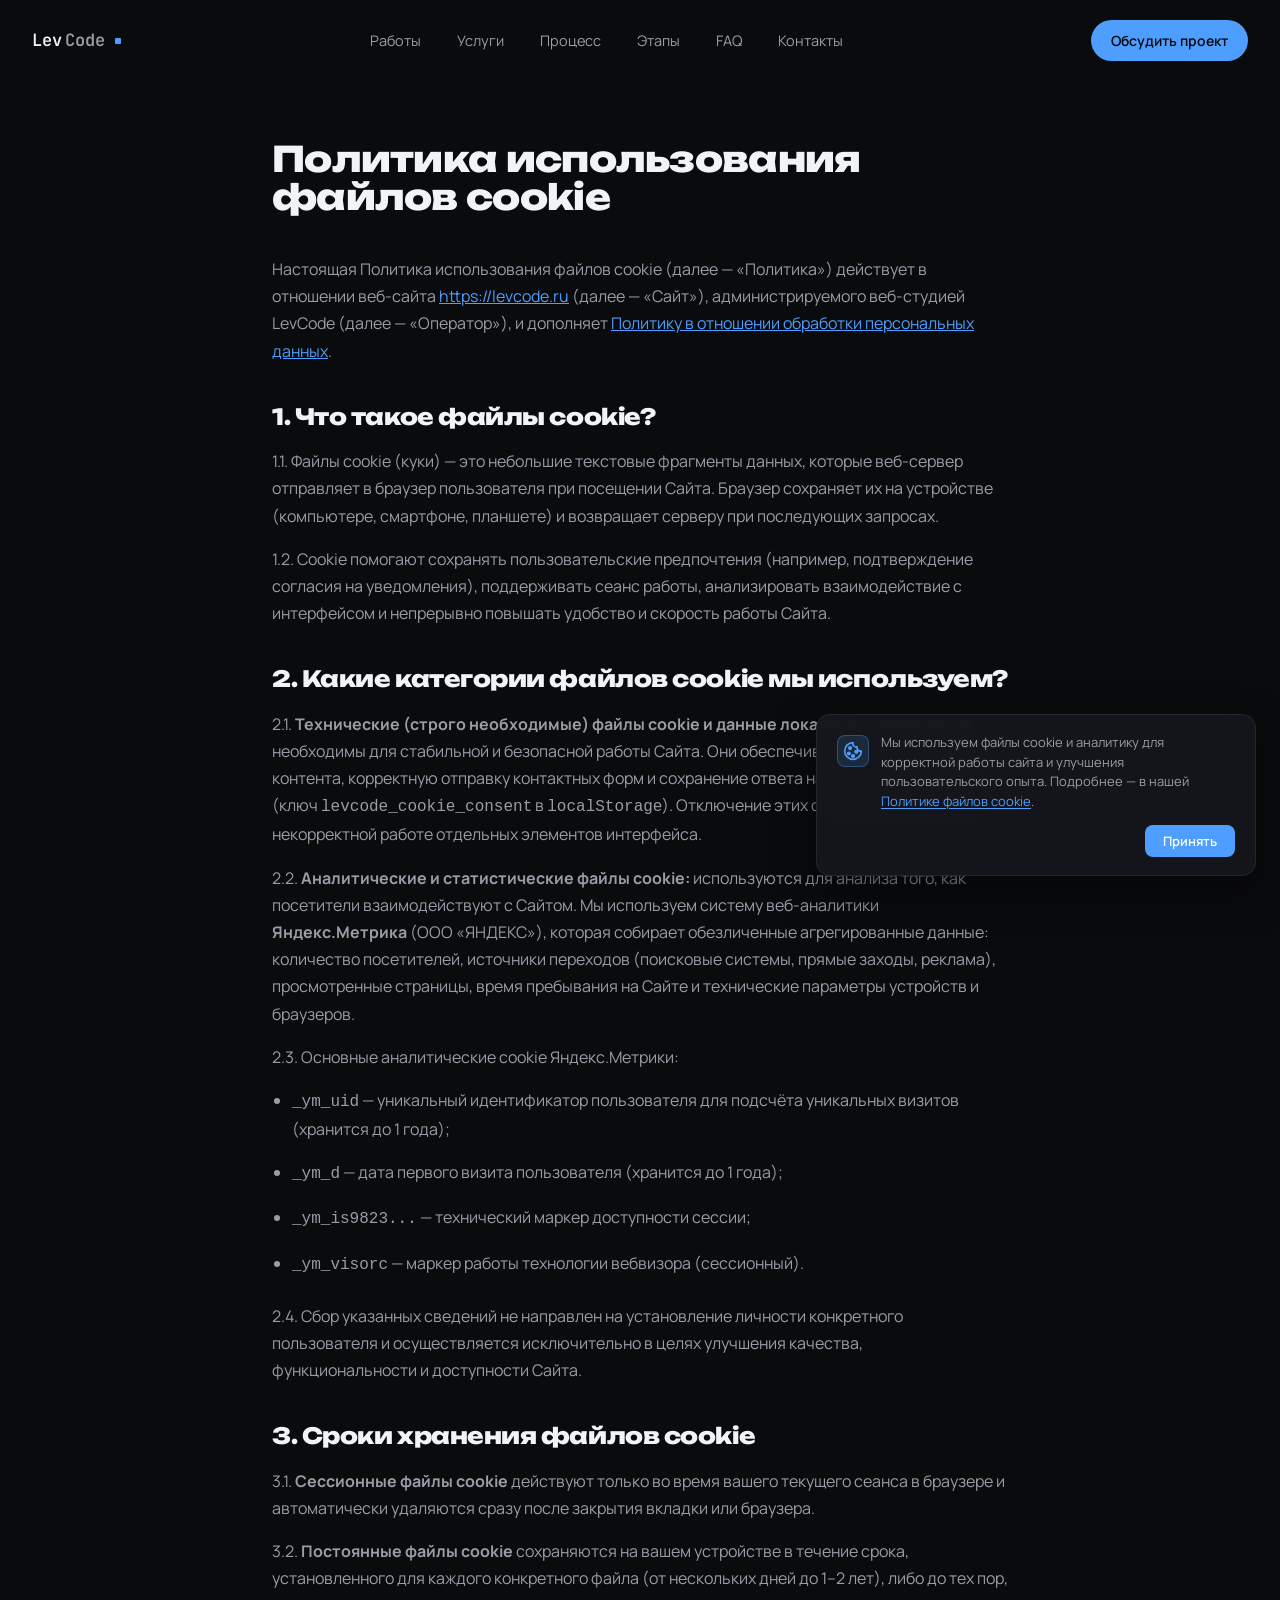
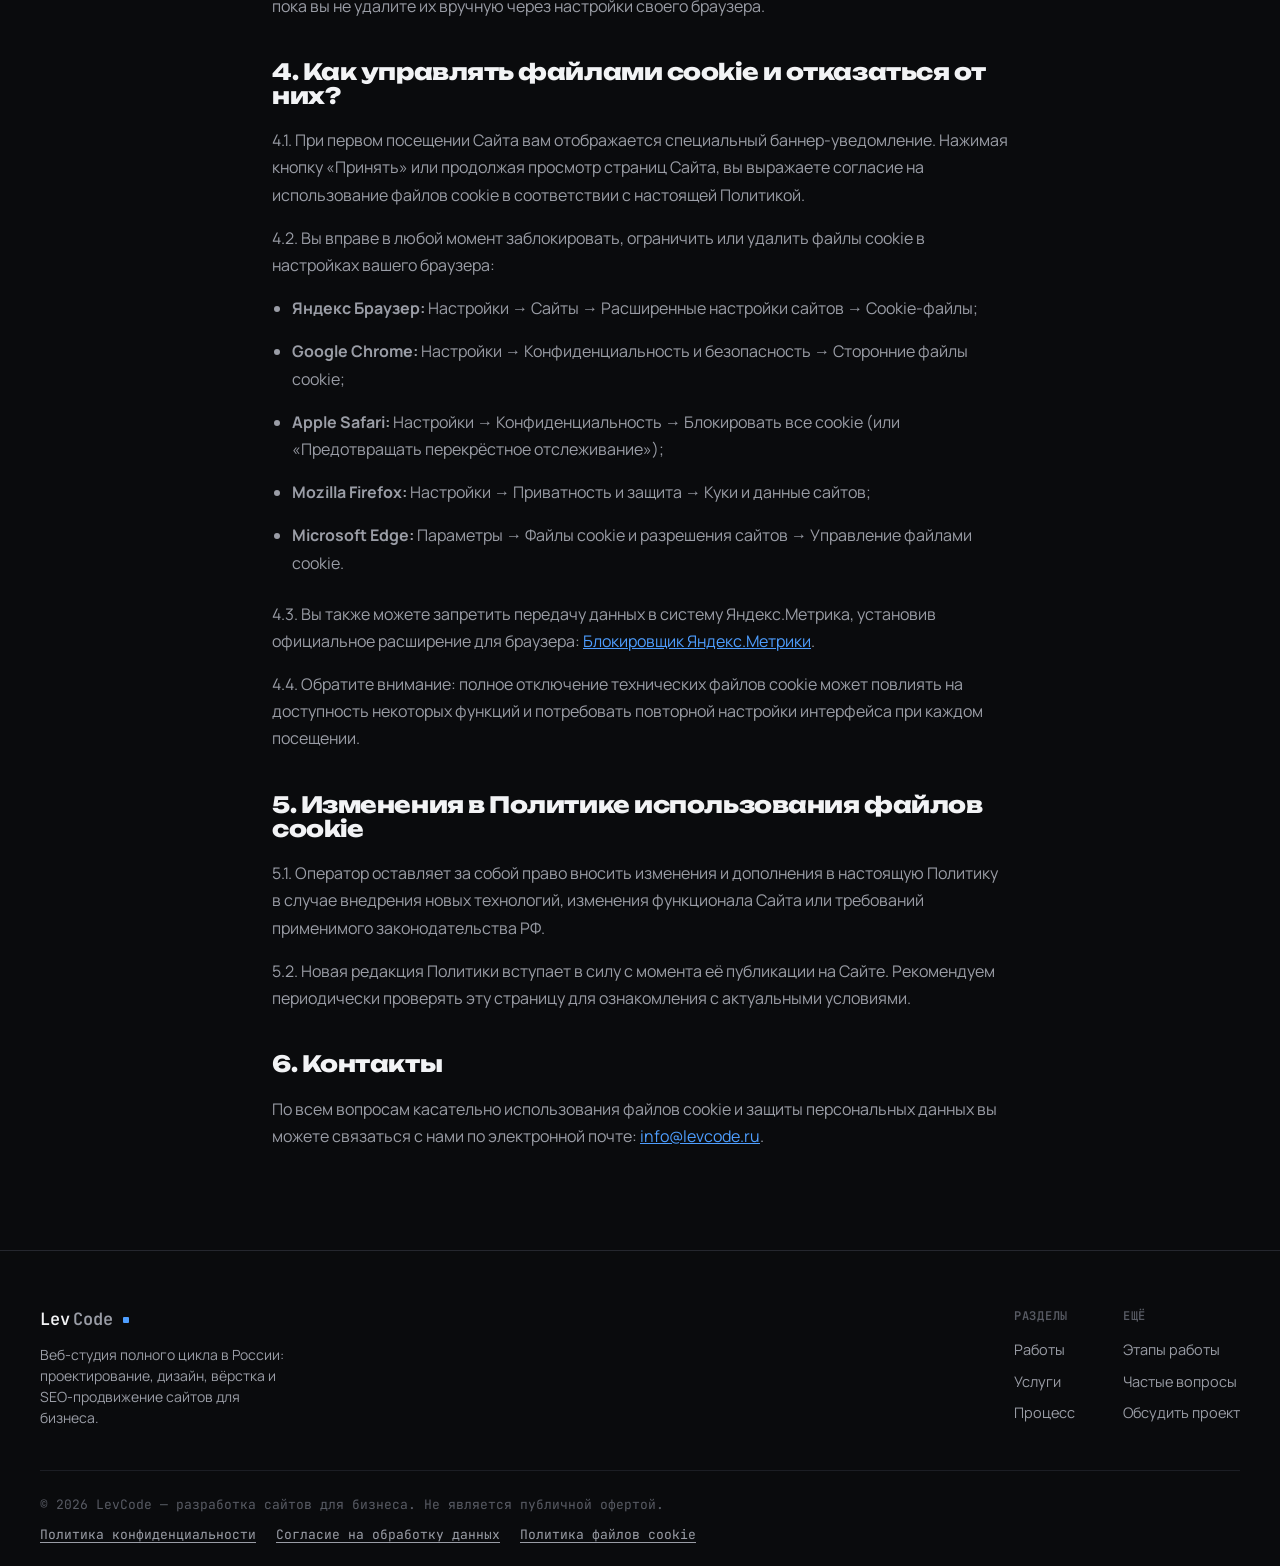
<file: cookie-policy.html>
<!DOCTYPE html>
<html lang="ru">

<head>
    <meta charset="UTF-8">
    <meta name="viewport" content="width=device-width, initial-scale=1.0">
    <title>Политика использования файлов cookie — LevCode</title>
    <meta name="description" content="Политика использования файлов cookie веб-студии LevCode. Информация о типах используемых cookies, сервисах веб-аналитики и способах управления файлами cookie в браузере.">
    <meta name="robots" content="noindex, follow">
    <link rel="canonical" href="https://levcode.ru/cookie-policy.html">

    <link rel="stylesheet" href="assets/css/fonts.css">
    <link rel="stylesheet" href="assets/css/main.css?v=3">

    <link rel="icon" type="image/x-icon" href="favicon.ico">
    <link rel="icon" type="image/svg+xml" href="favicon.svg">
    <link rel="icon" type="image/png" sizes="120x120" href="assets/icons/favicon-120x120.png">
    <link rel="icon" type="image/png" sizes="32x32" href="assets/icons/favicon-32x32.png">
    <link rel="icon" type="image/png" sizes="16x16" href="assets/icons/favicon-16x16.png">
    <link rel="apple-touch-icon" href="assets/icons/apple-touch-icon.png">
    <link rel="manifest" href="site.webmanifest">
    <meta name="theme-color" content="#0a0b0d">

    <script type="text/javascript">
        (function (m, e, t, r, i, k, a) {
            m[i] = m[i] || function () { (m[i].a = m[i].a || []).push(arguments) };
            m[i].l = 1 * new Date();
            for (var j = 0; j < document.scripts.length; j++) { if (document.scripts[j].src === r) { return; } }
            k = e.createElement(t), a = e.getElementsByTagName(t)[0], k.async = 1, k.src = r, a.parentNode.insertBefore(k, a)
        })(window, document, 'script', 'https://mc.yandex.ru/metrika/tag.js?id=111801512', 'ym');

        ym(111801512, 'init', { ssr: true, webvisor: true, clickmap: true, ecommerce: "dataLayer", referrer: document.referrer, url: location.href, accurateTrackBounce: true, trackLinks: true });
    </script>
    <noscript>
        <div><img src="https://mc.yandex.ru/watch/111801512" style="position:absolute; left:-9999px;" alt="" /></div>
    </noscript>
    
</head>

<body>
    <header>
        <nav class="nav" aria-label="Основная навигация">
            <a href="index.html" class="logo"><span>Lev</span><span class="dim">Code</span><span class="bar"></span></a>
            <div class="nav-links">
                <a href="index.html#works">Работы</a>
                <a href="index.html#services">Услуги</a>
                <a href="index.html#cycle">Процесс</a>
                <a href="index.html#stages">Этапы</a>
                <a href="index.html#faq">FAQ</a>
                <a href="index.html#cta">Контакты</a>
            </div>
            <a href="#modal" class="btn btn-primary nav-cta js-open-modal">Обсудить проект</a>
        </nav>
    </header>

    <main>
        <div class="legal-doc">
            <h1>Политика использования файлов cookie</h1>

            <p>Настоящая Политика использования файлов cookie (далее — «Политика») действует в отношении веб-сайта <a href="https://levcode.ru" style="color: var(--accent); text-decoration: underline;">https://levcode.ru</a> (далее — «Сайт»), администрируемого веб-студией LevCode (далее — «Оператор»), и дополняет <a href="policy.html" style="color: var(--accent); text-decoration: underline;">Политику в отношении обработки персональных данных</a>.</p>

            <h2>1. Что такое файлы cookie?</h2>
            <p>1.1. Файлы cookie (куки) — это небольшие текстовые фрагменты данных, которые веб-сервер отправляет в браузер пользователя при посещении Сайта. Браузер сохраняет их на устройстве (компьютере, смартфоне, планшете) и возвращает серверу при последующих запросах.</p>
            <p>1.2. Cookie помогают сохранять пользовательские предпочтения (например, подтверждение согласия на уведомления), поддерживать сеанс работы, анализировать взаимодействие с интерфейсом и непрерывно повышать удобство и скорость работы Сайта.</p>

            <h2>2. Какие категории файлов cookie мы используем?</h2>
            <p>2.1. <strong>Технические (строго необходимые) файлы cookie и данные локального хранилища:</strong> необходимы для стабильной и безопасной работы Сайта. Они обеспечивают отображение контента, корректную отправку контактных форм и сохранение ответа на уведомление о cookie (ключ <code>levcode_cookie_consent</code> в <code>localStorage</code>). Отключение этих файлов может привести к некорректной работе отдельных элементов интерфейса.</p>
            <p>2.2. <strong>Аналитические и статистические файлы cookie:</strong> используются для анализа того, как посетители взаимодействуют с Сайтом. Мы используем систему веб-аналитики <strong>Яндекс.Метрика</strong> (ООО «ЯНДЕКС»), которая собирает обезличенные агрегированные данные: количество посетителей, источники переходов (поисковые системы, прямые заходы, реклама), просмотренные страницы, время пребывания на Сайте и технические параметры устройств и браузеров.</p>
            <p>2.3. Основные аналитические cookie Яндекс.Метрики:</p>
            <ul>
                <li><code>_ym_uid</code> — уникальный идентификатор пользователя для подсчёта уникальных визитов (хранится до 1 года);</li>
                <li><code>_ym_d</code> — дата первого визита пользователя (хранится до 1 года);</li>
                <li><code>_ym_is9823...</code> — технический маркер доступности сессии;</li>
                <li><code>_ym_visorc</code> — маркер работы технологии вебвизора (сессионный).</li>
            </ul>
            <p>2.4. Сбор указанных сведений не направлен на установление личности конкретного пользователя и осуществляется исключительно в целях улучшения качества, функциональности и доступности Сайта.</p>

            <h2>3. Сроки хранения файлов cookie</h2>
            <p>3.1. <strong>Сессионные файлы cookie</strong> действуют только во время вашего текущего сеанса в браузере и автоматически удаляются сразу после закрытия вкладки или браузера.</p>
            <p>3.2. <strong>Постоянные файлы cookie</strong> сохраняются на вашем устройстве в течение срока, установленного для каждого конкретного файла (от нескольких дней до 1–2 лет), либо до тех пор, пока вы не удалите их вручную через настройки своего браузера.</p>

            <h2>4. Как управлять файлами cookie и отказаться от них?</h2>
            <p>4.1. При первом посещении Сайта вам отображается специальный баннер-уведомление. Нажимая кнопку «Принять» или продолжая просмотр страниц Сайта, вы выражаете согласие на использование файлов cookie в соответствии с настоящей Политикой.</p>
            <p>4.2. Вы вправе в любой момент заблокировать, ограничить или удалить файлы cookie в настройках вашего браузера:</p>
            <ul>
                <li><strong>Яндекс Браузер:</strong> Настройки → Сайты → Расширенные настройки сайтов → Cookie-файлы;</li>
                <li><strong>Google Chrome:</strong> Настройки → Конфиденциальность и безопасность → Сторонние файлы cookie;</li>
                <li><strong>Apple Safari:</strong> Настройки → Конфиденциальность → Блокировать все cookie (или «Предотвращать перекрёстное отслеживание»);</li>
                <li><strong>Mozilla Firefox:</strong> Настройки → Приватность и защита → Куки и данные сайтов;</li>
                <li><strong>Microsoft Edge:</strong> Параметры → Файлы cookie и разрешения сайтов → Управление файлами cookie.</li>
            </ul>
            <p>4.3. Вы также можете запретить передачу данных в систему Яндекс.Метрика, установив официальное расширение для браузера: <a href="https://yandex.ru/support/metrica/general/opt-out.html" target="_blank" rel="noopener noreferrer" style="color: var(--accent); text-decoration: underline;">Блокировщик Яндекс.Метрики</a>.</p>
            <p>4.4. Обратите внимание: полное отключение технических файлов cookie может повлиять на доступность некоторых функций и потребовать повторной настройки интерфейса при каждом посещении.</p>

            <h2>5. Изменения в Политике использования файлов cookie</h2>
            <p>5.1. Оператор оставляет за собой право вносить изменения и дополнения в настоящую Политику в случае внедрения новых технологий, изменения функционала Сайта или требований применимого законодательства РФ.</p>
            <p>5.2. Новая редакция Политики вступает в силу с момента её публикации на Сайте. Рекомендуем периодически проверять эту страницу для ознакомления с актуальными условиями.</p>

            <h2>6. Контакты</h2>
            <p>По всем вопросам касательно использования файлов cookie и защиты персональных данных вы можете связаться с нами по электронной почте: <a href="mailto:info@levcode.ru" style="color: var(--accent); text-decoration: underline;">info@levcode.ru</a>.</p>
        </div>
    </main>

    <footer>
        <div class="footer-top">
            <div class="footer-brand">
                <a href="index.html" class="logo"><span>Lev</span><span class="dim">Code</span><span class="bar"></span></a>
                <p>Веб-студия полного цикла в России: проектирование, дизайн, вёрстка и SEO-продвижение сайтов для бизнеса.</p>
            </div>
            <div class="footer-links">
                <div class="footer-col">
                    <h4>Разделы</h4>
                    <a href="index.html#works">Работы</a>
                    <a href="index.html#services">Услуги</a>
                    <a href="index.html#cycle">Процесс</a>
                </div>
                <div class="footer-col">
                    <h4>Ещё</h4>
                    <a href="index.html#stages">Этапы работы</a>
                    <a href="index.html#faq">Частые вопросы</a>
                    <a href="#modal" class="js-open-modal">Обсудить проект</a>
                </div>
            </div>
        </div>
        <div class="footer-bottom">
            <span>© 2026 LevCode — разработка сайтов для бизнеса. Не является публичной офертой.</span>
            <div class="footer-bottom-links">
                <a href="policy.html">Политика конфиденциальности</a>
                <a href="privacy.html">Согласие на обработку данных</a>
                <a href="cookie-policy.html">Политика файлов cookie</a>
            </div>
        </div>
    </footer>

    <div class="modal-backdrop" id="projectModal" role="dialog" aria-modal="true" aria-labelledby="modalTitle">
        <div class="modal-container" data-lenis-prevent>
            <button class="modal-close" aria-label="Закрыть модальное окно">&times;</button>
            <div class="modal-content">
                <span class="section-tag">Связь</span>
                <h2 class="modal-title" id="modalTitle">Обсудить проект и расчет стоимости</h2>
                <p class="modal-desc">Оставьте заявку, и мы свяжемся с вами в течение рабочего дня для консультации и расчета цены.</p>
                <form class="modal-form" id="projectForm">
                    <div class="form-group">
                        <label for="f-name">Имя</label>
                        <input type="text" id="f-name" name="name" placeholder="Как к вам обращаться" required>
                    </div>
                    <div class="form-group">
                        <label for="f-contact">Telegram или email</label>
                        <input type="text" id="f-contact" name="contact" placeholder="@LevCode или LevCode@example.com" required>
                    </div>
                    <div class="form-row">
                        <div class="form-group">
                            <label for="f-type">Тип проекта</label>
                            <div class="select-wrapper">
                                <select id="f-type" name="project-type" required>
                                    <option value="" disabled selected hidden>Выберите тип проекта</option>
                                    <option value="landing">Лендинг</option>
                                    <option value="multipage">Многостраничный сайт</option>
                                    <option value="business-card">Сайт-визитка</option>
                                    <option value="redesign">Редизайн</option>
                                    <option value="markup">Вёрстка с макета</option>
                                    <option value="other">другое</option>
                                </select>
                            </div>
                        </div>
                        <div class="form-group">
                            <label for="f-budget">Ориентировочный бюджет</label>
                            <div class="select-wrapper">
                                <select id="f-budget" name="budget" required>
                                    <option value="" disabled selected hidden>Укажите бюджет</option>
                                    <option value="7500">до 7500 ₽</option>
                                    <option value="7500-15000">от 7500 ₽ до 15000 ₽</option>
                                    <option value="15000-30000">от 15000 ₽ до 30000 ₽</option>
                                    <option value="other">другое/обсуждаемо</option>
                                </select>
                            </div>
                        </div>
                    </div>
                    <div class="form-group">
                        <label for="f-desc">Коротко о задаче</label>
                        <textarea id="f-desc" name="description" placeholder="Коротко о задаче" rows="4"></textarea>
                    </div>
                    <button type="submit" class="btn btn-primary btn-submit">Отправить</button>
                    <p class="form-consent">
                        Нажимая кнопку «Отправить», вы даете согласие на обработку персональных данных в соответствии с <a href="policy.html" target="_blank">Политикой конфиденциальности</a> и <a href="privacy.html" target="_blank">Согласием на обработку</a>
                    </p>
                </form>
            </div>
        </div>
    </div>

    <script defer src="assets/js/main.js?v=3"></script>
</body>

</html>
</file>
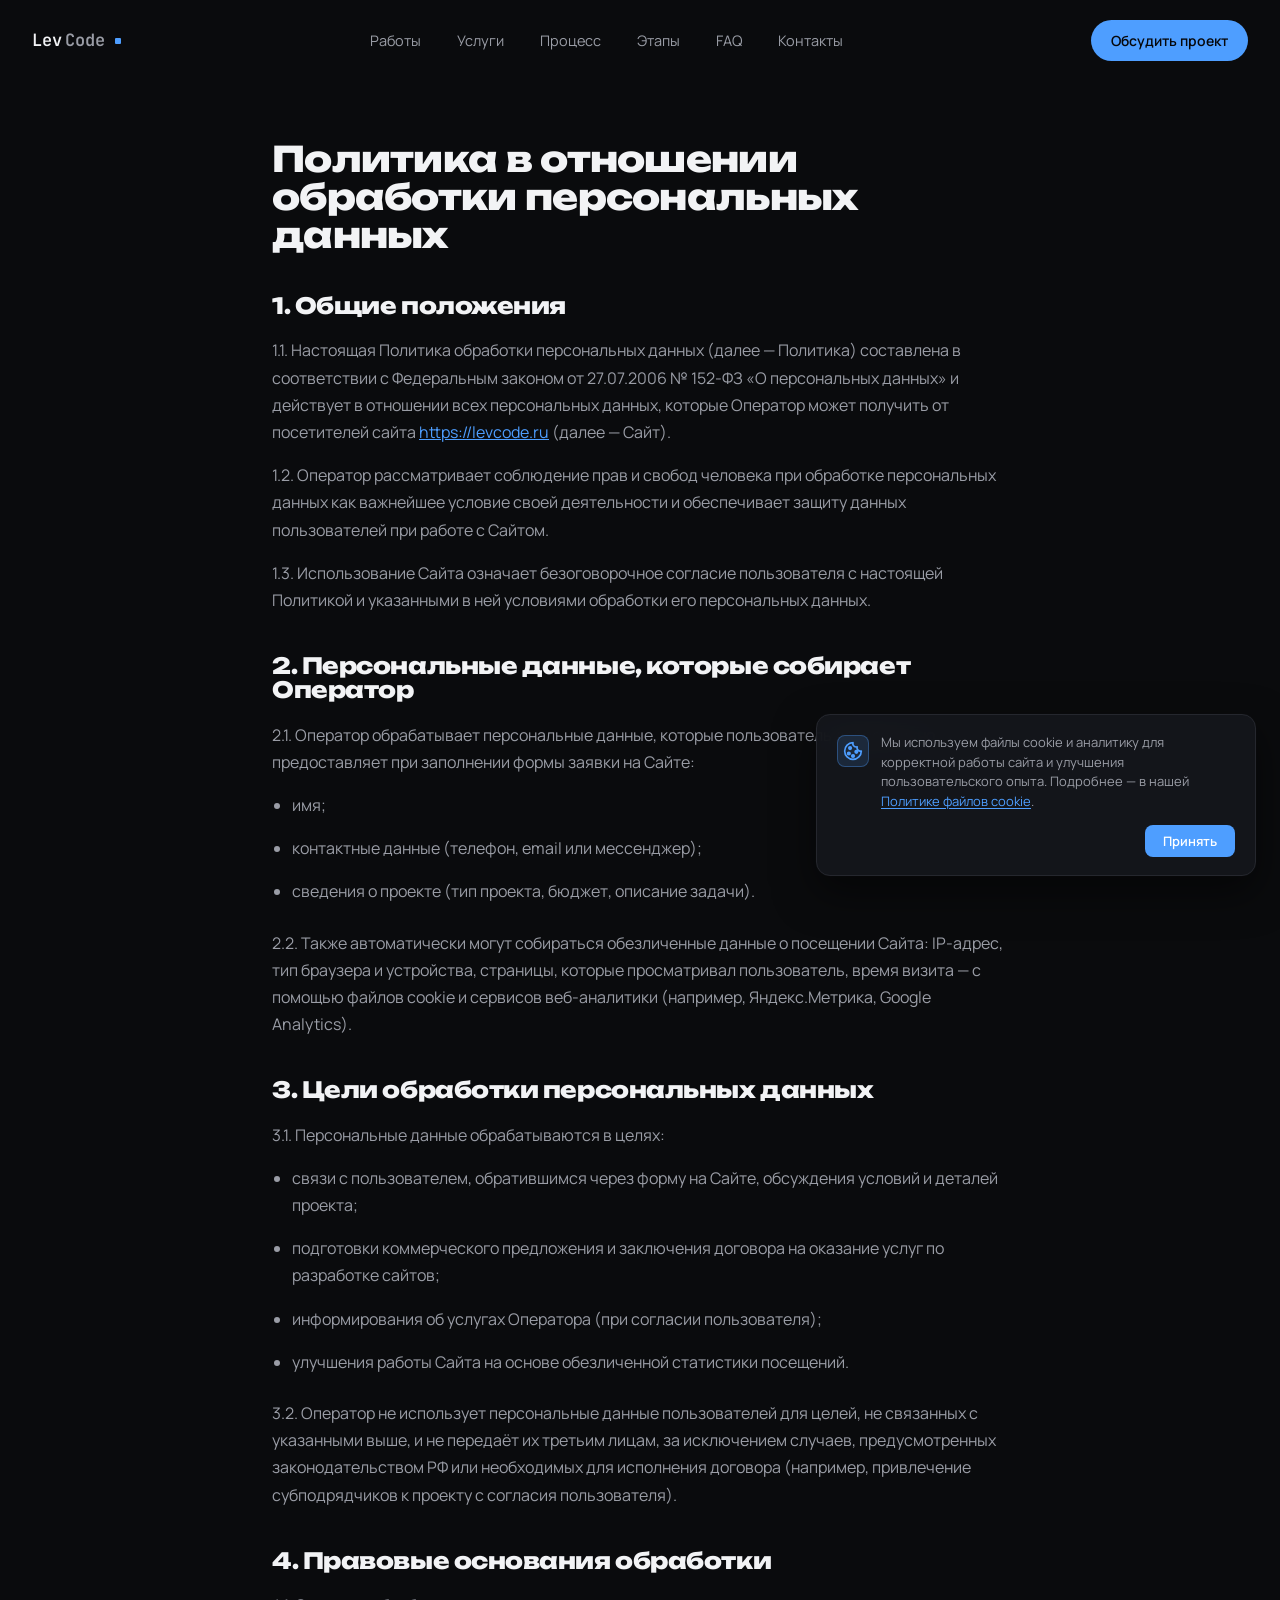
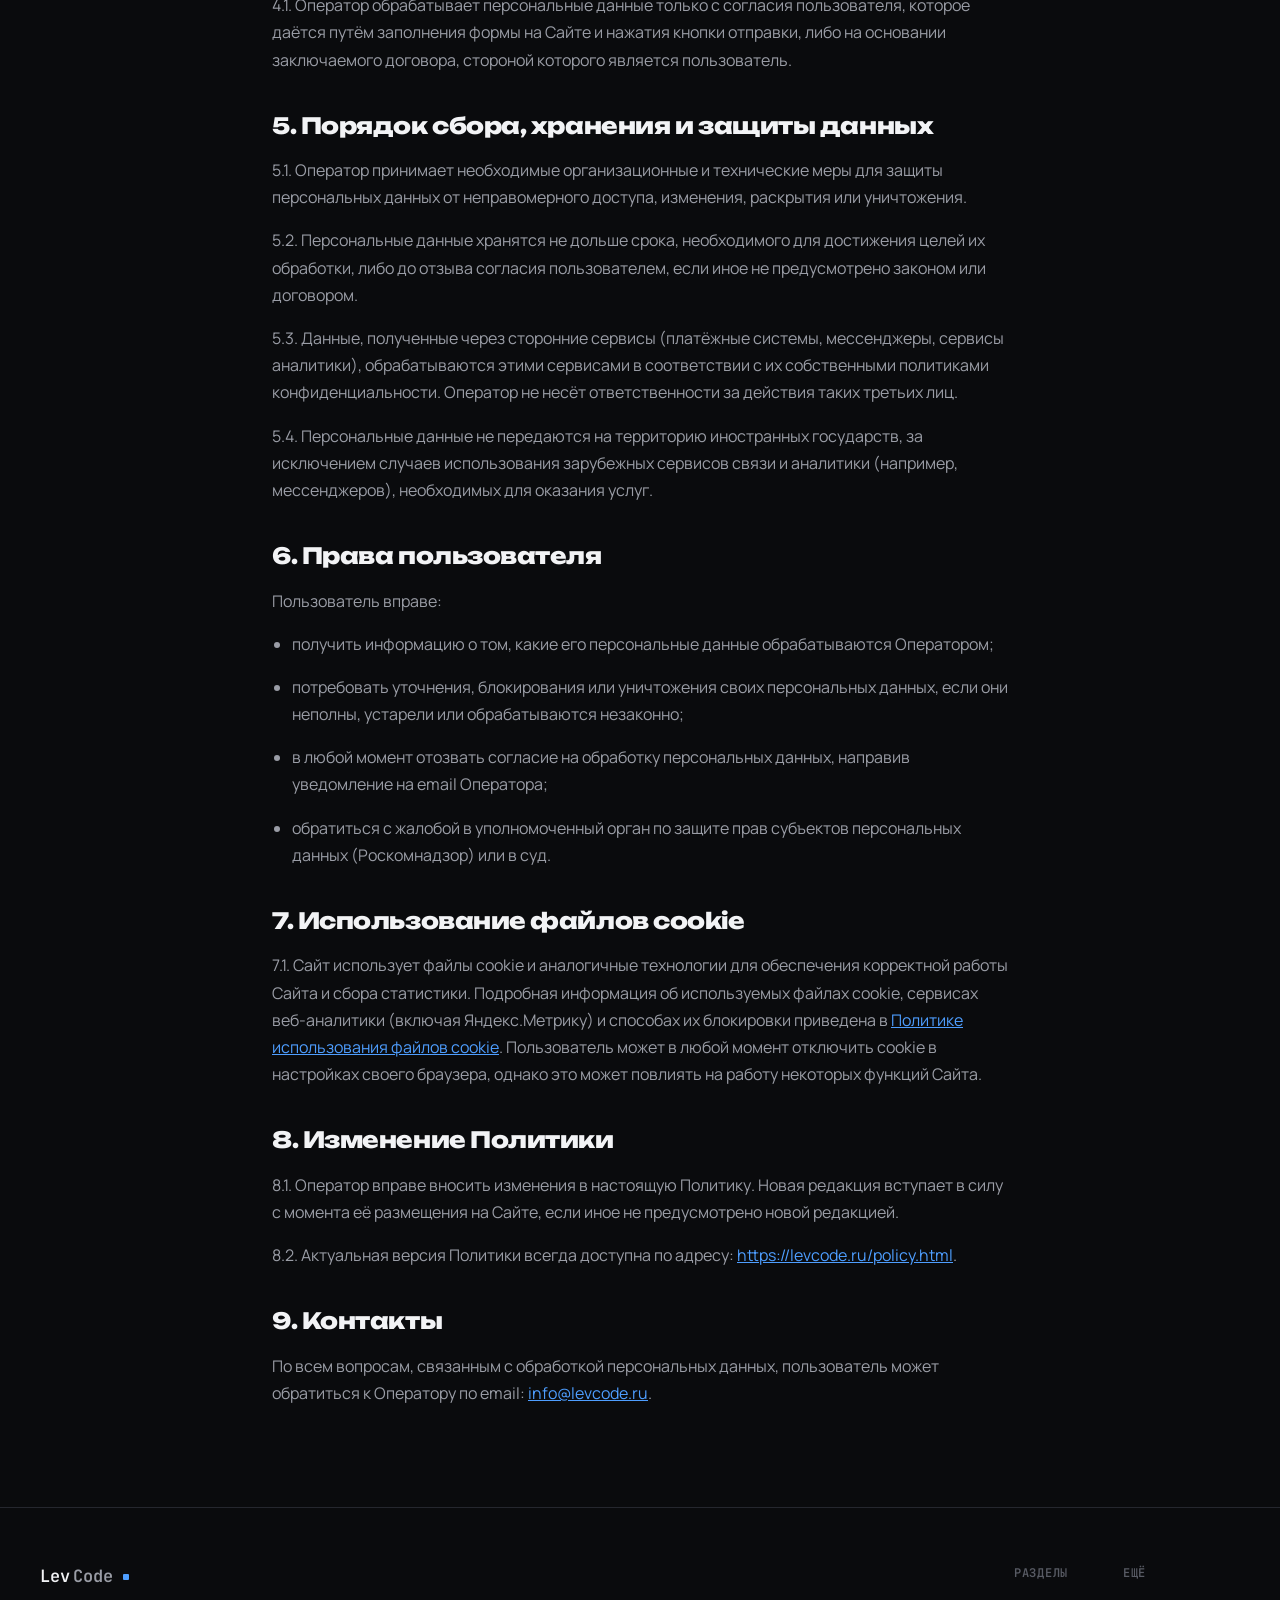
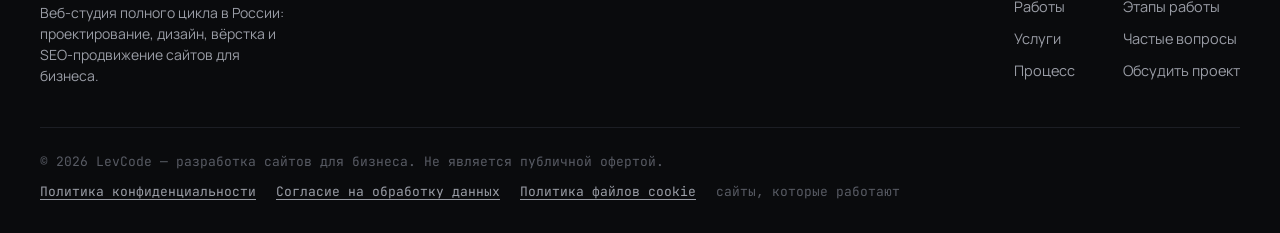
<file: policy.html>
<!DOCTYPE html>
<html lang="ru">

<head>
    <meta charset="UTF-8">
    <meta name="viewport" content="width=device-width, initial-scale=1.0">
    <title>Политика в отношении обработки персональных данных — LevCode</title>
    <meta name="robots" content="noindex, follow">
    <link rel="canonical" href="https://levcode.ru/policy.html">

    <link rel="stylesheet" href="assets/css/fonts.css">
    <link rel="stylesheet" href="assets/css/main.css?v=3">

    <link rel="icon" type="image/x-icon" href="favicon.ico">
    <link rel="icon" type="image/svg+xml" href="favicon.svg">
    <link rel="icon" type="image/png" sizes="120x120" href="assets/icons/favicon-120x120.png">
    <link rel="icon" type="image/png" sizes="32x32" href="assets/icons/favicon-32x32.png">
    <link rel="icon" type="image/png" sizes="16x16" href="assets/icons/favicon-16x16.png">
    <link rel="apple-touch-icon" href="assets/icons/apple-touch-icon.png">
    <link rel="manifest" href="site.webmanifest">
    <meta name="theme-color" content="#0a0b0d">

    <script type="text/javascript">
        (function (m, e, t, r, i, k, a) {
            m[i] = m[i] || function () { (m[i].a = m[i].a || []).push(arguments) };
            m[i].l = 1 * new Date();
            for (var j = 0; j < document.scripts.length; j++) { if (document.scripts[j].src === r) { return; } }
            k = e.createElement(t), a = e.getElementsByTagName(t)[0], k.async = 1, k.src = r, a.parentNode.insertBefore(k, a)
        })(window, document, 'script', 'https://mc.yandex.ru/metrika/tag.js?id=111801512', 'ym');

        ym(111801512, 'init', { ssr: true, webvisor: true, clickmap: true, ecommerce: "dataLayer", referrer: document.referrer, url: location.href, accurateTrackBounce: true, trackLinks: true });
    </script>
    <noscript>
        <div><img src="https://mc.yandex.ru/watch/111801512" style="position:absolute; left:-9999px;" alt="" /></div>
    </noscript>
    
</head>

<body>
    <header>
        <nav class="nav" aria-label="Основная навигация">
            <a href="index.html" class="logo"><span>Lev</span><span class="dim">Code</span><span class="bar"></span></a>
            <div class="nav-links">
                <a href="index.html#works">Работы</a>
                <a href="index.html#services">Услуги</a>
                <a href="index.html#cycle">Процесс</a>
                <a href="index.html#stages">Этапы</a>
                <a href="index.html#faq">FAQ</a>
                <a href="index.html#cta">Контакты</a>
            </div>
            <a href="#modal" class="btn btn-primary nav-cta js-open-modal">Обсудить проект</a>
        </nav>
    </header>

    <main>
        <div class="legal-doc">
            <h1>Политика в отношении обработки персональных данных</h1>

            <h2>1. Общие положения</h2>
            <p>1.1. Настоящая Политика обработки персональных данных (далее — Политика) составлена в соответствии с
                Федеральным законом от 27.07.2006 № 152-ФЗ «О персональных данных» и действует в отношении всех
                персональных данных, которые Оператор может получить от посетителей сайта <a href="https://levcode.ru"
                    style="color: var(--accent); text-decoration: underline;">https://levcode.ru</a> (далее — Сайт).</p>
            <p>1.2. Оператор рассматривает соблюдение прав и свобод человека при обработке персональных данных как
                важнейшее условие своей деятельности и обеспечивает защиту данных пользователей при работе с Сайтом.</p>
            <p>1.3. Использование Сайта означает безоговорочное согласие пользователя с настоящей Политикой и указанными
                в ней условиями обработки его персональных данных.</p>

            <h2>2. Персональные данные, которые собирает Оператор</h2>
            <p>2.1. Оператор обрабатывает персональные данные, которые пользователь добровольно предоставляет при
                заполнении формы заявки на Сайте:</p>
            <ul>
                <li>имя;</li>
                <li>контактные данные (телефон, email или мессенджер);</li>
                <li>сведения о проекте (тип проекта, бюджет, описание задачи).</li>
            </ul>
            <p>2.2. Также автоматически могут собираться обезличенные данные о посещении Сайта: IP-адрес, тип браузера и
                устройства, страницы, которые просматривал пользователь, время визита — с помощью файлов cookie и
                сервисов веб-аналитики (например, Яндекс.Метрика, Google Analytics).</p>

            <h2>3. Цели обработки персональных данных</h2>
            <p>3.1. Персональные данные обрабатываются в целях:</p>
            <ul>
                <li>связи с пользователем, обратившимся через форму на Сайте, обсуждения условий и деталей проекта;</li>
                <li>подготовки коммерческого предложения и заключения договора на оказание услуг по разработке сайтов;
                </li>
                <li>информирования об услугах Оператора (при согласии пользователя);</li>
                <li>улучшения работы Сайта на основе обезличенной статистики посещений.</li>
            </ul>
            <p>3.2. Оператор не использует персональные данные пользователей для целей, не связанных с указанными выше,
                и не передаёт их третьим лицам, за исключением случаев, предусмотренных законодательством РФ или
                необходимых для исполнения договора (например, привлечение субподрядчиков к проекту с согласия
                пользователя).</p>

            <h2>4. Правовые основания обработки</h2>
            <p>4.1. Оператор обрабатывает персональные данные только с согласия пользователя, которое даётся путём
                заполнения формы на Сайте и нажатия кнопки отправки, либо на основании заключаемого договора, стороной
                которого является пользователь.</p>

            <h2>5. Порядок сбора, хранения и защиты данных</h2>
            <p>5.1. Оператор принимает необходимые организационные и технические меры для защиты персональных данных от
                неправомерного доступа, изменения, раскрытия или уничтожения.</p>
            <p>5.2. Персональные данные хранятся не дольше срока, необходимого для достижения целей их обработки, либо
                до отзыва согласия пользователем, если иное не предусмотрено законом или договором.</p>
            <p>5.3. Данные, полученные через сторонние сервисы (платёжные системы, мессенджеры, сервисы аналитики),
                обрабатываются этими сервисами в соответствии с их собственными политиками конфиденциальности. Оператор
                не несёт ответственности за действия таких третьих лиц.</p>
            <p>5.4. Персональные данные не передаются на территорию иностранных государств, за исключением случаев
                использования зарубежных сервисов связи и аналитики (например, мессенджеров), необходимых для оказания
                услуг.</p>

            <h2>6. Права пользователя</h2>
            <p>Пользователь вправе:</p>
            <ul>
                <li>получить информацию о том, какие его персональные данные обрабатываются Оператором;</li>
                <li>потребовать уточнения, блокирования или уничтожения своих персональных данных, если они неполны,
                    устарели или обрабатываются незаконно;</li>
                <li>в любой момент отозвать согласие на обработку персональных данных, направив уведомление на email
                    Оператора;</li>
                <li>обратиться с жалобой в уполномоченный орган по защите прав субъектов персональных данных
                    (Роскомнадзор) или в суд.</li>
            </ul>

            <h2>7. Использование файлов cookie</h2>
            <p>7.1. Сайт использует файлы cookie и аналогичные технологии для обеспечения корректной работы Сайта и сбора статистики. Подробная информация об используемых файлах cookie, сервисах веб-аналитики (включая Яндекс.Метрику) и способах их блокировки приведена в <a href="cookie-policy.html" style="color: var(--accent); text-decoration: underline;">Политике использования файлов cookie</a>. Пользователь может в любой момент отключить cookie в настройках своего браузера, однако это может повлиять на работу некоторых функций Сайта.</p>

            <h2>8. Изменение Политики</h2>
            <p>8.1. Оператор вправе вносить изменения в настоящую Политику. Новая редакция вступает в силу с момента её
                размещения на Сайте, если иное не предусмотрено новой редакцией.</p>
            <p>8.2. Актуальная версия Политики всегда доступна по адресу: <a href="https://levcode.ru/policy.html"
                    style="color: var(--accent); text-decoration: underline;">https://levcode.ru/policy.html</a>.</p>

            <h2>9. Контакты</h2>
            <p>По всем вопросам, связанным с обработкой персональных данных, пользователь может обратиться к Оператору
                по email: <a href="mailto:info@levcode.ru" style="color: var(--accent); text-decoration: underline;">info@levcode.ru</a>.
            </p>
        </div>
    </main>

    <footer>
        <div class="footer-top">
            <div class="footer-brand">
                <a href="index.html" class="logo"><span>Lev</span><span class="dim">Code</span><span
                        class="bar"></span></a>
                <p>Веб-студия полного цикла в России: проектирование, дизайн, вёрстка и SEO-продвижение сайтов для
                    бизнеса.</p>
            </div>
            <div class="footer-links">
                <div class="footer-col">
                    <h4>Разделы</h4>
                    <a href="index.html#works">Работы</a>
                    <a href="index.html#services">Услуги</a>
                    <a href="index.html#cycle">Процесс</a>
                </div>
                <div class="footer-col">
                    <h4>Ещё</h4>
                    <a href="index.html#stages">Этапы работы</a>
                    <a href="index.html#faq">Частые вопросы</a>
                    <a href="#modal" class="js-open-modal">Обсудить проект</a>
                </div>
            </div>
        </div>
        <div class="footer-bottom">
            <span>© 2026 LevCode — разработка сайтов для бизнеса. Не является публичной офертой.</span>
            <div class="footer-bottom-links">
                <a href="policy.html">Политика конфиденциальности</a>
                <a href="privacy.html">Согласие на обработку данных</a>
                <a href="cookie-policy.html">Политика файлов cookie</a>
                <span>сайты, которые работают</span>
            </div>
        </div>
    </footer>

    <div class="modal-backdrop" id="projectModal" role="dialog" aria-modal="true" aria-labelledby="modalTitle">
        <div class="modal-container" data-lenis-prevent>
            <button class="modal-close" aria-label="Закрыть модальное окно">&times;</button>
            <div class="modal-content">
                <span class="section-tag">Связь</span>
                <h2 class="modal-title" id="modalTitle">Обсудить проект и расчет стоимости</h2>
                <p class="modal-desc">Оставьте заявку, и мы свяжемся с вами в течение рабочего дня для консультации и
                    расчета цены.</p>
                <form class="modal-form" id="projectForm">
                    <div class="form-group">
                        <label for="f-name">Имя</label>
                        <input type="text" id="f-name" name="name" placeholder="Как к вам обращаться" required>
                    </div>
                    <div class="form-group">
                        <label for="f-contact">Telegram или email</label>
                        <input type="text" id="f-contact" name="contact" placeholder="@LevCode или LevCode@example.com"
                            required>
                    </div>
                    <div class="form-row">
                        <div class="form-group">
                            <label for="f-type">Тип проекта</label>
                            <div class="select-wrapper">
                                <select id="f-type" name="project-type" required>
                                    <option value="" disabled selected hidden>Выберите тип проекта</option>
                                    <option value="landing">Лендинг</option>
                                    <option value="multipage">Многостраничный сайт</option>
                                    <option value="business-card">Сайт-визитка</option>
                                    <option value="redesign">Редизайн</option>
                                    <option value="markup">Вёрстка с макета</option>
                                    <option value="other">другое</option>
                                </select>
                            </div>
                        </div>
                        <div class="form-group">
                            <label for="f-budget">Ориентировочный бюджет</label>
                            <div class="select-wrapper">
                                <select id="f-budget" name="budget" required>
                                    <option value="" disabled selected hidden>Укажите бюджет</option>
                                    <option value="7500">до 7500 ₽</option>
                                    <option value="7500-15000">от 7500 ₽ до 15000 ₽</option>
                                    <option value="15000-30000">от 15000 ₽ до 30000 ₽</option>
                                    <option value="other">другое/обсуждаемо</option>
                                </select>
                            </div>
                        </div>
                    </div>
                    <div class="form-group">
                        <label for="f-desc">Коротко о задаче</label>
                        <textarea id="f-desc" name="description" placeholder="Коротко о задаче" rows="4"></textarea>
                    </div>
                    <button type="submit" class="btn btn-primary btn-submit">Отправить</button>
                    <p class="form-consent">
                        Нажимая кнопку «Отправить», вы даете согласие на обработку персональных данных в соответствии с <a href="policy.html" target="_blank">Политикой конфиденциальности</a> и <a href="privacy.html" target="_blank">Согласием на обработку</a>
                    </p>
                </form>
            </div>
        </div>
    </div>

    <script defer src="assets/js/main.js?v=3"></script>
</body>

</html>
</file>
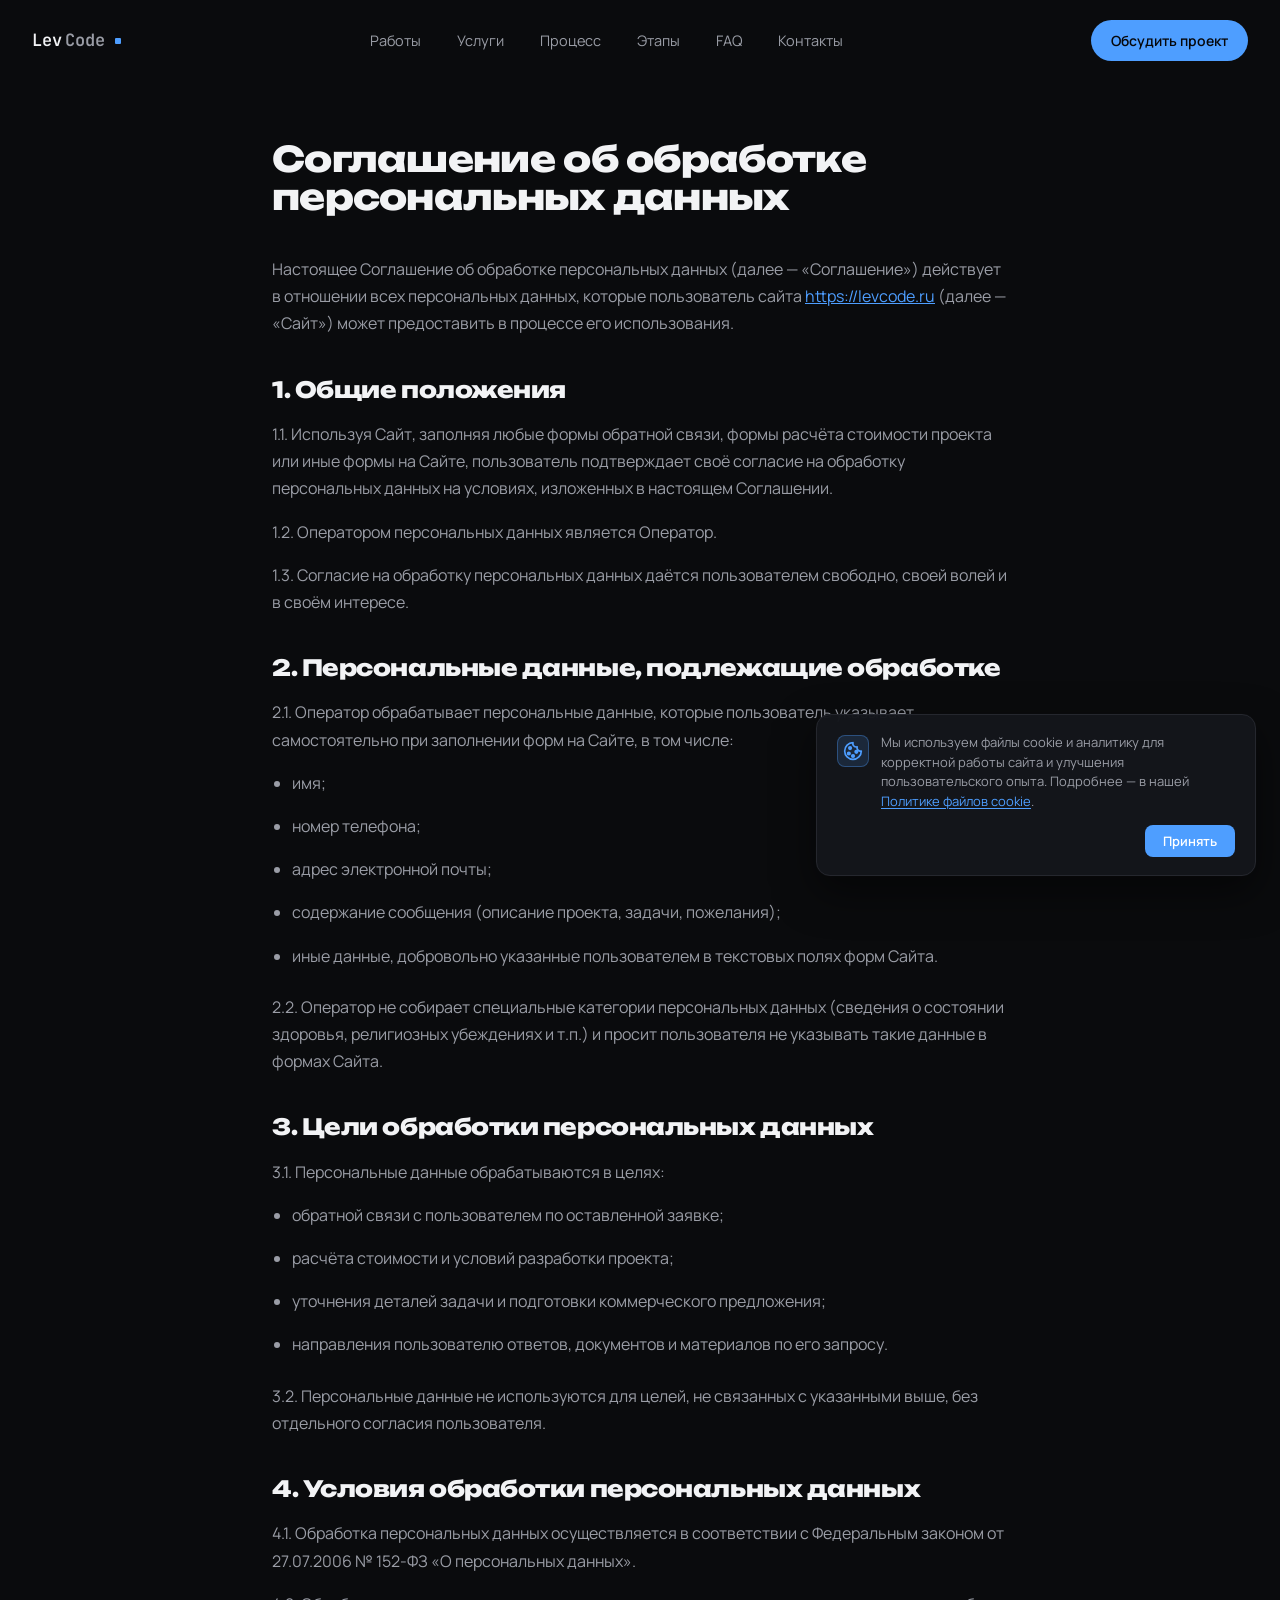
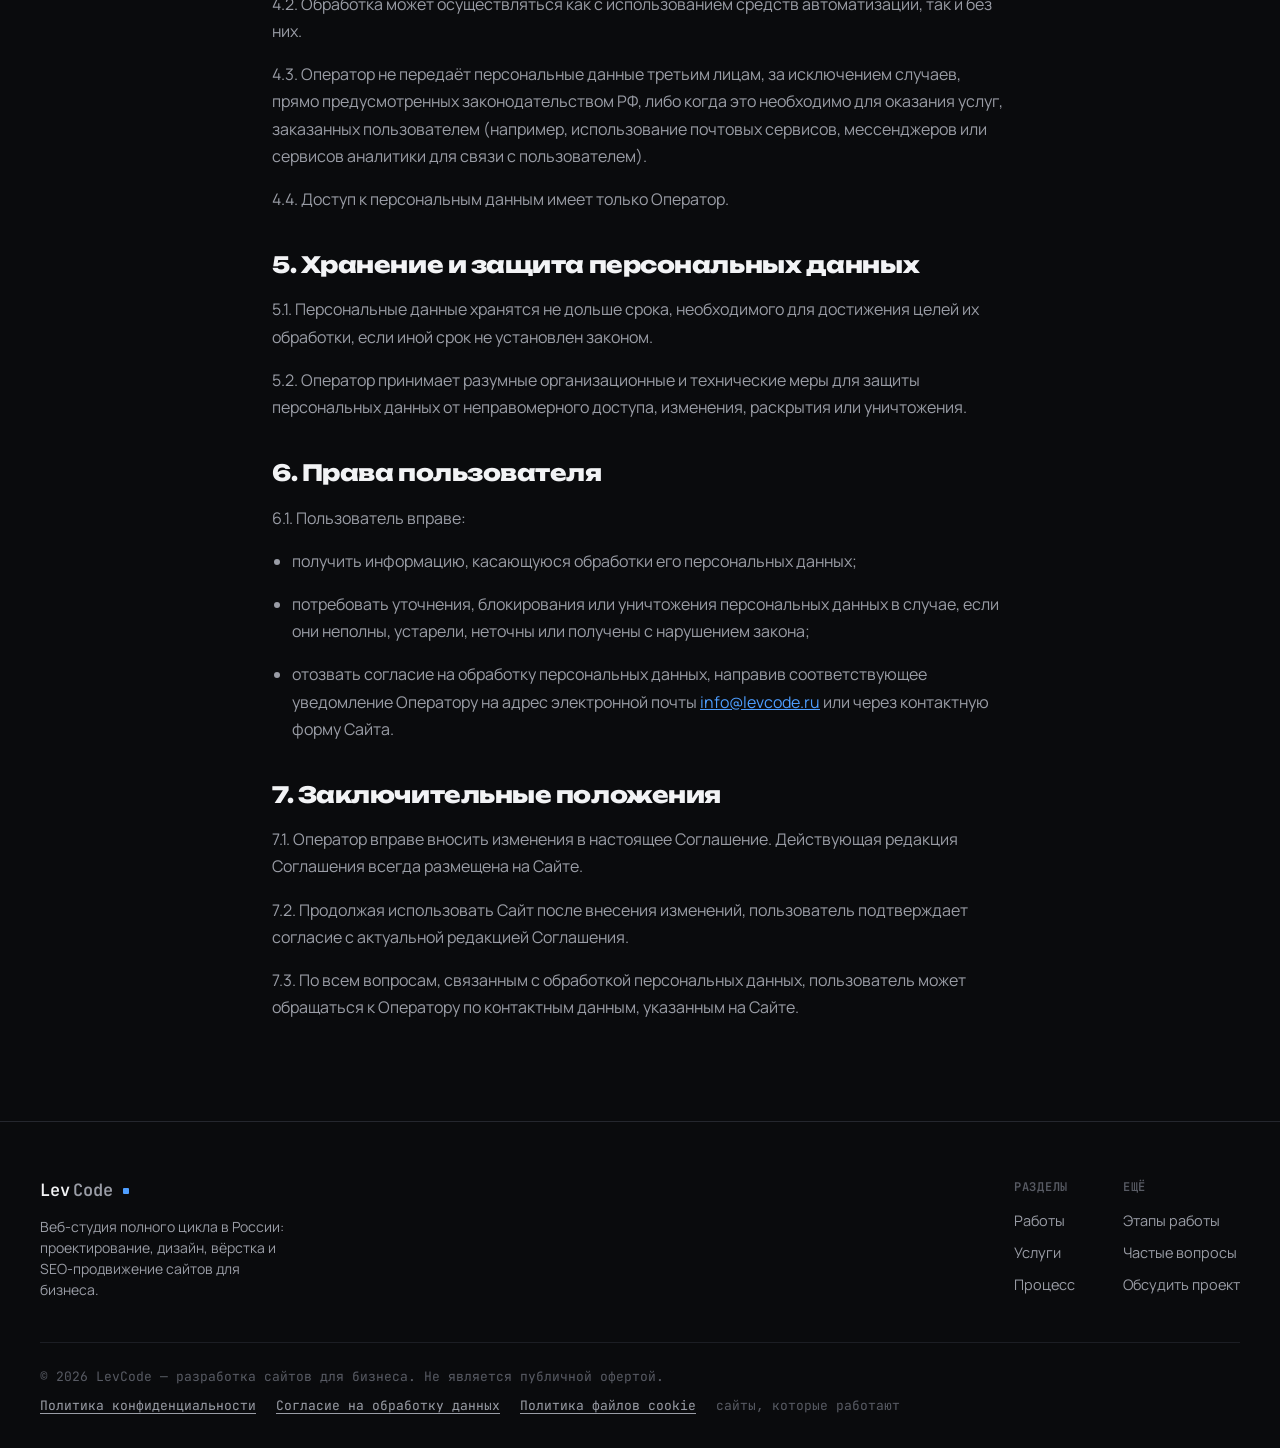
<file: privacy.html>
<!DOCTYPE html>
<html lang="ru">

<head>
    <meta charset="UTF-8">
    <meta name="viewport" content="width=device-width, initial-scale=1.0">
    <title>Соглашение об обработке персональных данных — LevCode</title>
    <meta name="robots" content="noindex, follow">
    <link rel="canonical" href="https://levcode.ru/privacy.html">

    <link rel="stylesheet" href="assets/css/fonts.css">
    <link rel="stylesheet" href="assets/css/main.css?v=3">

    <link rel="icon" type="image/x-icon" href="favicon.ico">
    <link rel="icon" type="image/svg+xml" href="favicon.svg">
    <link rel="icon" type="image/png" sizes="120x120" href="assets/icons/favicon-120x120.png">
    <link rel="icon" type="image/png" sizes="32x32" href="assets/icons/favicon-32x32.png">
    <link rel="icon" type="image/png" sizes="16x16" href="assets/icons/favicon-16x16.png">
    <link rel="apple-touch-icon" href="assets/icons/apple-touch-icon.png">
    <link rel="manifest" href="site.webmanifest">
    <meta name="theme-color" content="#0a0b0d">

    <script type="text/javascript">
        (function (m, e, t, r, i, k, a) {
            m[i] = m[i] || function () { (m[i].a = m[i].a || []).push(arguments) };
            m[i].l = 1 * new Date();
            for (var j = 0; j < document.scripts.length; j++) { if (document.scripts[j].src === r) { return; } }
            k = e.createElement(t), a = e.getElementsByTagName(t)[0], k.async = 1, k.src = r, a.parentNode.insertBefore(k, a)
        })(window, document, 'script', 'https://mc.yandex.ru/metrika/tag.js?id=111801512', 'ym');

        ym(111801512, 'init', { ssr: true, webvisor: true, clickmap: true, ecommerce: "dataLayer", referrer: document.referrer, url: location.href, accurateTrackBounce: true, trackLinks: true });
    </script>
    <noscript>
        <div><img src="https://mc.yandex.ru/watch/111801512" style="position:absolute; left:-9999px;" alt="" /></div>
    </noscript>
    
</head>

<body>
    <header>
        <nav class="nav" aria-label="Основная навигация">
            <a href="index.html" class="logo"><span>Lev</span><span class="dim">Code</span><span class="bar"></span></a>
            <div class="nav-links">
                <a href="index.html#works">Работы</a>
                <a href="index.html#services">Услуги</a>
                <a href="index.html#cycle">Процесс</a>
                <a href="index.html#stages">Этапы</a>
                <a href="index.html#faq">FAQ</a>
                <a href="index.html#cta">Контакты</a>
            </div>
            <a href="#modal" class="btn btn-primary nav-cta js-open-modal">Обсудить проект</a>
        </nav>
    </header>

    <main>
        <div class="legal-doc">
            <h1>Соглашение об обработке персональных данных</h1>

            <p>Настоящее Соглашение об обработке персональных данных (далее — «Соглашение») действует в отношении всех
                персональных данных, которые пользователь сайта <a href="https://levcode.ru"
                    style="color: var(--accent); text-decoration: underline;">https://levcode.ru</a> (далее — «Сайт»)
                может предоставить в процессе его использования.</p>

            <h2>1. Общие положения</h2>
            <p>1.1. Используя Сайт, заполняя любые формы обратной связи, формы расчёта стоимости проекта или иные формы
                на Сайте, пользователь подтверждает своё согласие на обработку персональных данных на условиях,
                изложенных в настоящем Соглашении.</p>
            <p>1.2. Оператором персональных данных является Оператор.</p>
            <p>1.3. Согласие на обработку персональных данных даётся пользователем свободно, своей волей и в своём
                интересе.</p>

            <h2>2. Персональные данные, подлежащие обработке</h2>
            <p>2.1. Оператор обрабатывает персональные данные, которые пользователь указывает самостоятельно при
                заполнении форм на Сайте, в том числе:</p>
            <ul>
                <li>имя;</li>
                <li>номер телефона;</li>
                <li>адрес электронной почты;</li>
                <li>содержание сообщения (описание проекта, задачи, пожелания);</li>
                <li>иные данные, добровольно указанные пользователем в текстовых полях форм Сайта.</li>
            </ul>
            <p>2.2. Оператор не собирает специальные категории персональных данных (сведения о состоянии здоровья,
                религиозных убеждениях и т.п.) и просит пользователя не указывать такие данные в формах Сайта.</p>

            <h2>3. Цели обработки персональных данных</h2>
            <p>3.1. Персональные данные обрабатываются в целях:</p>
            <ul>
                <li>обратной связи с пользователем по оставленной заявке;</li>
                <li>расчёта стоимости и условий разработки проекта;</li>
                <li>уточнения деталей задачи и подготовки коммерческого предложения;</li>
                <li>направления пользователю ответов, документов и материалов по его запросу.</li>
            </ul>
            <p>3.2. Персональные данные не используются для целей, не связанных с указанными выше, без отдельного
                согласия пользователя.</p>

            <h2>4. Условия обработки персональных данных</h2>
            <p>4.1. Обработка персональных данных осуществляется в соответствии с Федеральным законом от 27.07.2006 №
                152-ФЗ «О персональных данных».</p>
            <p>4.2. Обработка может осуществляться как с использованием средств автоматизации, так и без них.</p>
            <p>4.3. Оператор не передаёт персональные данные третьим лицам, за исключением случаев, прямо
                предусмотренных законодательством РФ, либо когда это необходимо для оказания услуг, заказанных
                пользователем (например, использование почтовых сервисов, мессенджеров или сервисов аналитики для связи
                с пользователем).</p>
            <p>4.4. Доступ к персональным данным имеет только Оператор.</p>

            <h2>5. Хранение и защита персональных данных</h2>
            <p>5.1. Персональные данные хранятся не дольше срока, необходимого для достижения целей их обработки, если
                иной срок не установлен законом.</p>
            <p>5.2. Оператор принимает разумные организационные и технические меры для защиты персональных данных от
                неправомерного доступа, изменения, раскрытия или уничтожения.</p>

            <h2>6. Права пользователя</h2>
            <p>6.1. Пользователь вправе:</p>
            <ul>
                <li>получить информацию, касающуюся обработки его персональных данных;</li>
                <li>потребовать уточнения, блокирования или уничтожения персональных данных в случае, если они неполны,
                    устарели, неточны или получены с нарушением закона;</li>
                <li>отозвать согласие на обработку персональных данных, направив соответствующее уведомление Оператору
                    на адрес электронной почты <a href="mailto:info@levcode.ru"
                        style="color: var(--accent); text-decoration: underline;">info@levcode.ru</a> или через
                    контактную форму Сайта.</li>
            </ul>

            <h2>7. Заключительные положения</h2>
            <p>7.1. Оператор вправе вносить изменения в настоящее Соглашение. Действующая редакция Соглашения всегда
                размещена на Сайте.</p>
            <p>7.2. Продолжая использовать Сайт после внесения изменений, пользователь подтверждает согласие с
                актуальной редакцией Соглашения.</p>
            <p>7.3. По всем вопросам, связанным с обработкой персональных данных, пользователь может обращаться к
                Оператору по контактным данным, указанным на Сайте.</p>
        </div>
    </main>

    <footer>
        <div class="footer-top">
            <div class="footer-brand">
                <a href="index.html" class="logo"><span>Lev</span><span class="dim">Code</span><span
                        class="bar"></span></a>
                <p>Веб-студия полного цикла в России: проектирование, дизайн, вёрстка и SEO-продвижение сайтов для
                    бизнеса.</p>
            </div>
            <div class="footer-links">
                <div class="footer-col">
                    <h4>Разделы</h4>
                    <a href="index.html#works">Работы</a>
                    <a href="index.html#services">Услуги</a>
                    <a href="index.html#cycle">Процесс</a>
                </div>
                <div class="footer-col">
                    <h4>Ещё</h4>
                    <a href="index.html#stages">Этапы работы</a>
                    <a href="index.html#faq">Частые вопросы</a>
                    <a href="#modal" class="js-open-modal">Обсудить проект</a>
                </div>
            </div>
        </div>
        <div class="footer-bottom">
            <span>© 2026 LevCode — разработка сайтов для бизнеса. Не является публичной офертой.</span>
            <div class="footer-bottom-links">
                <a href="policy.html">Политика конфиденциальности</a>
                <a href="privacy.html">Согласие на обработку данных</a>
                <a href="cookie-policy.html">Политика файлов cookie</a>
                <span>сайты, которые работают</span>
            </div>
        </div>
    </footer>

    <div class="modal-backdrop" id="projectModal" role="dialog" aria-modal="true" aria-labelledby="modalTitle">
        <div class="modal-container" data-lenis-prevent>
            <button class="modal-close" aria-label="Закрыть модальное окно">&times;</button>
            <div class="modal-content">
                <span class="section-tag">Связь</span>
                <h2 class="modal-title" id="modalTitle">Обсудить проект и расчет стоимости</h2>
                <p class="modal-desc">Оставьте заявку, и мы свяжемся с вами в течение рабочего дня для консультации и
                    расчета цены.</p>
                <form class="modal-form" id="projectForm">
                    <div class="form-group">
                        <label for="f-name">Имя</label>
                        <input type="text" id="f-name" name="name" placeholder="Как к вам обращаться" required>
                    </div>
                    <div class="form-group">
                        <label for="f-contact">Telegram или email</label>
                        <input type="text" id="f-contact" name="contact" placeholder="@LevCode или LevCode@example.com"
                            required>
                    </div>
                    <div class="form-row">
                        <div class="form-group">
                            <label for="f-type">Тип проекта</label>
                            <div class="select-wrapper">
                                <select id="f-type" name="project-type" required>
                                    <option value="" disabled selected hidden>Выберите тип проекта</option>
                                    <option value="landing">Лендинг</option>
                                    <option value="multipage">Многостраничный сайт</option>
                                    <option value="business-card">Сайт-визитка</option>
                                    <option value="redesign">Редизайн</option>
                                    <option value="markup">Вёрстка с макета</option>
                                    <option value="other">другое</option>
                                </select>
                            </div>
                        </div>
                        <div class="form-group">
                            <label for="f-budget">Ориентировочный бюджет</label>
                            <div class="select-wrapper">
                                <select id="f-budget" name="budget" required>
                                    <option value="" disabled selected hidden>Укажите бюджет</option>
                                    <option value="7500">до 7500 ₽</option>
                                    <option value="7500-15000">от 7500 ₽ до 15000 ₽</option>
                                    <option value="15000-30000">от 15000 ₽ до 30000 ₽</option>
                                    <option value="other">другое/обсуждаемо</option>
                                </select>
                            </div>
                        </div>
                    </div>
                    <div class="form-group">
                        <label for="f-desc">Коротко о задаче</label>
                        <textarea id="f-desc" name="description" placeholder="Коротко о задаче" rows="4"></textarea>
                    </div>
                    <button type="submit" class="btn btn-primary btn-submit">Отправить</button>
                    <p class="form-consent">
                        Нажимая кнопку «Отправить», вы даете согласие на обработку персональных данных в соответствии с <a href="policy.html" target="_blank">Политикой конфиденциальности</a> и <a href="privacy.html" target="_blank">Согласием на обработку</a>
                    </p>
                </form>
            </div>
        </div>
    </div>

    <script defer src="assets/js/main.js?v=3"></script>
</body>

</html>
</file>
<file: assets/css/fonts.css>
@font-face {
  font-family: 'JetBrains Mono';
  font-style: normal;
  font-weight: 400;
  font-display: swap;
  src: url(../fonts/tDbv2o-flEEny0FZhsfKu5WU4zr3E_BX0PnT8RD8yKwBNntkaToggR7BYRbKPx3cwhsk.woff2) format('woff2');
  unicode-range: U+0460-052F, U+1C80-1C8A, U+20B4, U+2DE0-2DFF, U+A640-A69F, U+FE2E-FE2F;
}

@font-face {
  font-family: 'JetBrains Mono';
  font-style: normal;
  font-weight: 400;
  font-display: swap;
  src: url(../fonts/tDbv2o-flEEny0FZhsfKu5WU4zr3E_BX0PnT8RD8yKwBNntkaToggR7BYRbKPxTcwhsk.woff2) format('woff2');
  unicode-range: U+0301, U+0400-045F, U+0490-0491, U+04B0-04B1, U+2116;
}

@font-face {
  font-family: 'JetBrains Mono';
  font-style: normal;
  font-weight: 400;
  font-display: swap;
  src: url(../fonts/tDbv2o-flEEny0FZhsfKu5WU4zr3E_BX0PnT8RD8yKwBNntkaToggR7BYRbKPxPcwhsk.woff2) format('woff2');
  unicode-range: U+0370-0377, U+037A-037F, U+0384-038A, U+038C, U+038E-03A1, U+03A3-03FF;
}

@font-face {
  font-family: 'JetBrains Mono';
  font-style: normal;
  font-weight: 400;
  font-display: swap;
  src: url(../fonts/tDbv2o-flEEny0FZhsfKu5WU4zr3E_BX0PnT8RD8yKwBNntkaToggR7BYRbKPx_cwhsk.woff2) format('woff2');
  unicode-range: U+0102-0103, U+0110-0111, U+0128-0129, U+0168-0169, U+01A0-01A1, U+01AF-01B0, U+0300-0301, U+0303-0304, U+0308-0309, U+0323, U+0329, U+1EA0-1EF9, U+20AB;
}

@font-face {
  font-family: 'JetBrains Mono';
  font-style: normal;
  font-weight: 400;
  font-display: swap;
  src: url(../fonts/tDbv2o-flEEny0FZhsfKu5WU4zr3E_BX0PnT8RD8yKwBNntkaToggR7BYRbKPx7cwhsk.woff2) format('woff2');
  unicode-range: U+0100-02BA, U+02BD-02C5, U+02C7-02CC, U+02CE-02D7, U+02DD-02FF, U+0304, U+0308, U+0329, U+1D00-1DBF, U+1E00-1E9F, U+1EF2-1EFF, U+2020, U+20A0-20AB, U+20AD-20C4, U+2113, U+2C60-2C7F, U+A720-A7FF;
}

@font-face {
  font-family: 'JetBrains Mono';
  font-style: normal;
  font-weight: 400;
  font-display: swap;
  src: url(../fonts/tDbv2o-flEEny0FZhsfKu5WU4zr3E_BX0PnT8RD8yKwBNntkaToggR7BYRbKPxDcwg.woff2) format('woff2');
  unicode-range: U+0000-00FF, U+0131, U+0152-0153, U+02BB-02BC, U+02C6, U+02DA, U+02DC, U+0304, U+0308, U+0329, U+2000-206F, U+20AC, U+2122, U+2191, U+2193, U+2212, U+2215, U+FEFF, U+FFFD;
}

@font-face {
  font-family: 'JetBrains Mono';
  font-style: normal;
  font-weight: 500;
  font-display: swap;
  src: url(../fonts/tDbv2o-flEEny0FZhsfKu5WU4zr3E_BX0PnT8RD8yKwBNntkaToggR7BYRbKPx3cwhsk.woff2) format('woff2');
  unicode-range: U+0460-052F, U+1C80-1C8A, U+20B4, U+2DE0-2DFF, U+A640-A69F, U+FE2E-FE2F;
}

@font-face {
  font-family: 'JetBrains Mono';
  font-style: normal;
  font-weight: 500;
  font-display: swap;
  src: url(../fonts/tDbv2o-flEEny0FZhsfKu5WU4zr3E_BX0PnT8RD8yKwBNntkaToggR7BYRbKPxTcwhsk.woff2) format('woff2');
  unicode-range: U+0301, U+0400-045F, U+0490-0491, U+04B0-04B1, U+2116;
}

@font-face {
  font-family: 'JetBrains Mono';
  font-style: normal;
  font-weight: 500;
  font-display: swap;
  src: url(../fonts/tDbv2o-flEEny0FZhsfKu5WU4zr3E_BX0PnT8RD8yKwBNntkaToggR7BYRbKPxPcwhsk.woff2) format('woff2');
  unicode-range: U+0370-0377, U+037A-037F, U+0384-038A, U+038C, U+038E-03A1, U+03A3-03FF;
}

@font-face {
  font-family: 'JetBrains Mono';
  font-style: normal;
  font-weight: 500;
  font-display: swap;
  src: url(../fonts/tDbv2o-flEEny0FZhsfKu5WU4zr3E_BX0PnT8RD8yKwBNntkaToggR7BYRbKPx_cwhsk.woff2) format('woff2');
  unicode-range: U+0102-0103, U+0110-0111, U+0128-0129, U+0168-0169, U+01A0-01A1, U+01AF-01B0, U+0300-0301, U+0303-0304, U+0308-0309, U+0323, U+0329, U+1EA0-1EF9, U+20AB;
}

@font-face {
  font-family: 'JetBrains Mono';
  font-style: normal;
  font-weight: 500;
  font-display: swap;
  src: url(../fonts/tDbv2o-flEEny0FZhsfKu5WU4zr3E_BX0PnT8RD8yKwBNntkaToggR7BYRbKPx7cwhsk.woff2) format('woff2');
  unicode-range: U+0100-02BA, U+02BD-02C5, U+02C7-02CC, U+02CE-02D7, U+02DD-02FF, U+0304, U+0308, U+0329, U+1D00-1DBF, U+1E00-1E9F, U+1EF2-1EFF, U+2020, U+20A0-20AB, U+20AD-20C4, U+2113, U+2C60-2C7F, U+A720-A7FF;
}

@font-face {
  font-family: 'JetBrains Mono';
  font-style: normal;
  font-weight: 500;
  font-display: swap;
  src: url(../fonts/tDbv2o-flEEny0FZhsfKu5WU4zr3E_BX0PnT8RD8yKwBNntkaToggR7BYRbKPxDcwg.woff2) format('woff2');
  unicode-range: U+0000-00FF, U+0131, U+0152-0153, U+02BB-02BC, U+02C6, U+02DA, U+02DC, U+0304, U+0308, U+0329, U+2000-206F, U+20AC, U+2122, U+2191, U+2193, U+2212, U+2215, U+FEFF, U+FFFD;
}

@font-face {
  font-family: 'JetBrains Mono';
  font-style: normal;
  font-weight: 600;
  font-display: swap;
  src: url(../fonts/tDbv2o-flEEny0FZhsfKu5WU4zr3E_BX0PnT8RD8yKwBNntkaToggR7BYRbKPx3cwhsk.woff2) format('woff2');
  unicode-range: U+0460-052F, U+1C80-1C8A, U+20B4, U+2DE0-2DFF, U+A640-A69F, U+FE2E-FE2F;
}

@font-face {
  font-family: 'JetBrains Mono';
  font-style: normal;
  font-weight: 600;
  font-display: swap;
  src: url(../fonts/tDbv2o-flEEny0FZhsfKu5WU4zr3E_BX0PnT8RD8yKwBNntkaToggR7BYRbKPxTcwhsk.woff2) format('woff2');
  unicode-range: U+0301, U+0400-045F, U+0490-0491, U+04B0-04B1, U+2116;
}

@font-face {
  font-family: 'JetBrains Mono';
  font-style: normal;
  font-weight: 600;
  font-display: swap;
  src: url(../fonts/tDbv2o-flEEny0FZhsfKu5WU4zr3E_BX0PnT8RD8yKwBNntkaToggR7BYRbKPxPcwhsk.woff2) format('woff2');
  unicode-range: U+0370-0377, U+037A-037F, U+0384-038A, U+038C, U+038E-03A1, U+03A3-03FF;
}

@font-face {
  font-family: 'JetBrains Mono';
  font-style: normal;
  font-weight: 600;
  font-display: swap;
  src: url(../fonts/tDbv2o-flEEny0FZhsfKu5WU4zr3E_BX0PnT8RD8yKwBNntkaToggR7BYRbKPx_cwhsk.woff2) format('woff2');
  unicode-range: U+0102-0103, U+0110-0111, U+0128-0129, U+0168-0169, U+01A0-01A1, U+01AF-01B0, U+0300-0301, U+0303-0304, U+0308-0309, U+0323, U+0329, U+1EA0-1EF9, U+20AB;
}

@font-face {
  font-family: 'JetBrains Mono';
  font-style: normal;
  font-weight: 600;
  font-display: swap;
  src: url(../fonts/tDbv2o-flEEny0FZhsfKu5WU4zr3E_BX0PnT8RD8yKwBNntkaToggR7BYRbKPx7cwhsk.woff2) format('woff2');
  unicode-range: U+0100-02BA, U+02BD-02C5, U+02C7-02CC, U+02CE-02D7, U+02DD-02FF, U+0304, U+0308, U+0329, U+1D00-1DBF, U+1E00-1E9F, U+1EF2-1EFF, U+2020, U+20A0-20AB, U+20AD-20C4, U+2113, U+2C60-2C7F, U+A720-A7FF;
}

@font-face {
  font-family: 'JetBrains Mono';
  font-style: normal;
  font-weight: 600;
  font-display: swap;
  src: url(../fonts/tDbv2o-flEEny0FZhsfKu5WU4zr3E_BX0PnT8RD8yKwBNntkaToggR7BYRbKPxDcwg.woff2) format('woff2');
  unicode-range: U+0000-00FF, U+0131, U+0152-0153, U+02BB-02BC, U+02C6, U+02DA, U+02DC, U+0304, U+0308, U+0329, U+2000-206F, U+20AC, U+2122, U+2191, U+2193, U+2212, U+2215, U+FEFF, U+FFFD;
}

@font-face {
  font-family: 'Manrope';
  font-style: normal;
  font-weight: 400;
  font-display: swap;
  src: url(../fonts/xn7gYHE41ni1AdIRggqxSuXd.woff2) format('woff2');
  unicode-range: U+0460-052F, U+1C80-1C8A, U+20B4, U+2DE0-2DFF, U+A640-A69F, U+FE2E-FE2F;
}

@font-face {
  font-family: 'Manrope';
  font-style: normal;
  font-weight: 400;
  font-display: swap;
  src: url(../fonts/xn7gYHE41ni1AdIRggOxSuXd.woff2) format('woff2');
  unicode-range: U+0301, U+0400-045F, U+0490-0491, U+04B0-04B1, U+2116;
}

@font-face {
  font-family: 'Manrope';
  font-style: normal;
  font-weight: 400;
  font-display: swap;
  src: url(../fonts/xn7gYHE41ni1AdIRggSxSuXd.woff2) format('woff2');
  unicode-range: U+0370-0377, U+037A-037F, U+0384-038A, U+038C, U+038E-03A1, U+03A3-03FF;
}

@font-face {
  font-family: 'Manrope';
  font-style: normal;
  font-weight: 400;
  font-display: swap;
  src: url(../fonts/xn7gYHE41ni1AdIRggixSuXd.woff2) format('woff2');
  unicode-range: U+0102-0103, U+0110-0111, U+0128-0129, U+0168-0169, U+01A0-01A1, U+01AF-01B0, U+0300-0301, U+0303-0304, U+0308-0309, U+0323, U+0329, U+1EA0-1EF9, U+20AB;
}

@font-face {
  font-family: 'Manrope';
  font-style: normal;
  font-weight: 400;
  font-display: swap;
  src: url(../fonts/xn7gYHE41ni1AdIRggmxSuXd.woff2) format('woff2');
  unicode-range: U+0100-02BA, U+02BD-02C5, U+02C7-02CC, U+02CE-02D7, U+02DD-02FF, U+0304, U+0308, U+0329, U+1D00-1DBF, U+1E00-1E9F, U+1EF2-1EFF, U+2020, U+20A0-20AB, U+20AD-20C4, U+2113, U+2C60-2C7F, U+A720-A7FF;
}

@font-face {
  font-family: 'Manrope';
  font-style: normal;
  font-weight: 400;
  font-display: swap;
  src: url(../fonts/xn7gYHE41ni1AdIRggexSg.woff2) format('woff2');
  unicode-range: U+0000-00FF, U+0131, U+0152-0153, U+02BB-02BC, U+02C6, U+02DA, U+02DC, U+0304, U+0308, U+0329, U+2000-206F, U+20AC, U+2122, U+2191, U+2193, U+2212, U+2215, U+FEFF, U+FFFD;
}

@font-face {
  font-family: 'Manrope';
  font-style: normal;
  font-weight: 500;
  font-display: swap;
  src: url(../fonts/xn7gYHE41ni1AdIRggqxSuXd.woff2) format('woff2');
  unicode-range: U+0460-052F, U+1C80-1C8A, U+20B4, U+2DE0-2DFF, U+A640-A69F, U+FE2E-FE2F;
}

@font-face {
  font-family: 'Manrope';
  font-style: normal;
  font-weight: 500;
  font-display: swap;
  src: url(../fonts/xn7gYHE41ni1AdIRggOxSuXd.woff2) format('woff2');
  unicode-range: U+0301, U+0400-045F, U+0490-0491, U+04B0-04B1, U+2116;
}

@font-face {
  font-family: 'Manrope';
  font-style: normal;
  font-weight: 500;
  font-display: swap;
  src: url(../fonts/xn7gYHE41ni1AdIRggSxSuXd.woff2) format('woff2');
  unicode-range: U+0370-0377, U+037A-037F, U+0384-038A, U+038C, U+038E-03A1, U+03A3-03FF;
}

@font-face {
  font-family: 'Manrope';
  font-style: normal;
  font-weight: 500;
  font-display: swap;
  src: url(../fonts/xn7gYHE41ni1AdIRggixSuXd.woff2) format('woff2');
  unicode-range: U+0102-0103, U+0110-0111, U+0128-0129, U+0168-0169, U+01A0-01A1, U+01AF-01B0, U+0300-0301, U+0303-0304, U+0308-0309, U+0323, U+0329, U+1EA0-1EF9, U+20AB;
}

@font-face {
  font-family: 'Manrope';
  font-style: normal;
  font-weight: 500;
  font-display: swap;
  src: url(../fonts/xn7gYHE41ni1AdIRggmxSuXd.woff2) format('woff2');
  unicode-range: U+0100-02BA, U+02BD-02C5, U+02C7-02CC, U+02CE-02D7, U+02DD-02FF, U+0304, U+0308, U+0329, U+1D00-1DBF, U+1E00-1E9F, U+1EF2-1EFF, U+2020, U+20A0-20AB, U+20AD-20C4, U+2113, U+2C60-2C7F, U+A720-A7FF;
}

@font-face {
  font-family: 'Manrope';
  font-style: normal;
  font-weight: 500;
  font-display: swap;
  src: url(../fonts/xn7gYHE41ni1AdIRggexSg.woff2) format('woff2');
  unicode-range: U+0000-00FF, U+0131, U+0152-0153, U+02BB-02BC, U+02C6, U+02DA, U+02DC, U+0304, U+0308, U+0329, U+2000-206F, U+20AC, U+2122, U+2191, U+2193, U+2212, U+2215, U+FEFF, U+FFFD;
}

@font-face {
  font-family: 'Manrope';
  font-style: normal;
  font-weight: 600;
  font-display: swap;
  src: url(../fonts/xn7gYHE41ni1AdIRggqxSuXd.woff2) format('woff2');
  unicode-range: U+0460-052F, U+1C80-1C8A, U+20B4, U+2DE0-2DFF, U+A640-A69F, U+FE2E-FE2F;
}

@font-face {
  font-family: 'Manrope';
  font-style: normal;
  font-weight: 600;
  font-display: swap;
  src: url(../fonts/xn7gYHE41ni1AdIRggOxSuXd.woff2) format('woff2');
  unicode-range: U+0301, U+0400-045F, U+0490-0491, U+04B0-04B1, U+2116;
}

@font-face {
  font-family: 'Manrope';
  font-style: normal;
  font-weight: 600;
  font-display: swap;
  src: url(../fonts/xn7gYHE41ni1AdIRggSxSuXd.woff2) format('woff2');
  unicode-range: U+0370-0377, U+037A-037F, U+0384-038A, U+038C, U+038E-03A1, U+03A3-03FF;
}

@font-face {
  font-family: 'Manrope';
  font-style: normal;
  font-weight: 600;
  font-display: swap;
  src: url(../fonts/xn7gYHE41ni1AdIRggixSuXd.woff2) format('woff2');
  unicode-range: U+0102-0103, U+0110-0111, U+0128-0129, U+0168-0169, U+01A0-01A1, U+01AF-01B0, U+0300-0301, U+0303-0304, U+0308-0309, U+0323, U+0329, U+1EA0-1EF9, U+20AB;
}

@font-face {
  font-family: 'Manrope';
  font-style: normal;
  font-weight: 600;
  font-display: swap;
  src: url(../fonts/xn7gYHE41ni1AdIRggmxSuXd.woff2) format('woff2');
  unicode-range: U+0100-02BA, U+02BD-02C5, U+02C7-02CC, U+02CE-02D7, U+02DD-02FF, U+0304, U+0308, U+0329, U+1D00-1DBF, U+1E00-1E9F, U+1EF2-1EFF, U+2020, U+20A0-20AB, U+20AD-20C4, U+2113, U+2C60-2C7F, U+A720-A7FF;
}

@font-face {
  font-family: 'Manrope';
  font-style: normal;
  font-weight: 600;
  font-display: swap;
  src: url(../fonts/xn7gYHE41ni1AdIRggexSg.woff2) format('woff2');
  unicode-range: U+0000-00FF, U+0131, U+0152-0153, U+02BB-02BC, U+02C6, U+02DA, U+02DC, U+0304, U+0308, U+0329, U+2000-206F, U+20AC, U+2122, U+2191, U+2193, U+2212, U+2215, U+FEFF, U+FFFD;
}

@font-face {
  font-family: 'Manrope';
  font-style: normal;
  font-weight: 700;
  font-display: swap;
  src: url(../fonts/xn7gYHE41ni1AdIRggqxSuXd.woff2) format('woff2');
  unicode-range: U+0460-052F, U+1C80-1C8A, U+20B4, U+2DE0-2DFF, U+A640-A69F, U+FE2E-FE2F;
}

@font-face {
  font-family: 'Manrope';
  font-style: normal;
  font-weight: 700;
  font-display: swap;
  src: url(../fonts/xn7gYHE41ni1AdIRggOxSuXd.woff2) format('woff2');
  unicode-range: U+0301, U+0400-045F, U+0490-0491, U+04B0-04B1, U+2116;
}

@font-face {
  font-family: 'Manrope';
  font-style: normal;
  font-weight: 700;
  font-display: swap;
  src: url(../fonts/xn7gYHE41ni1AdIRggSxSuXd.woff2) format('woff2');
  unicode-range: U+0370-0377, U+037A-037F, U+0384-038A, U+038C, U+038E-03A1, U+03A3-03FF;
}

@font-face {
  font-family: 'Manrope';
  font-style: normal;
  font-weight: 700;
  font-display: swap;
  src: url(../fonts/xn7gYHE41ni1AdIRggixSuXd.woff2) format('woff2');
  unicode-range: U+0102-0103, U+0110-0111, U+0128-0129, U+0168-0169, U+01A0-01A1, U+01AF-01B0, U+0300-0301, U+0303-0304, U+0308-0309, U+0323, U+0329, U+1EA0-1EF9, U+20AB;
}

@font-face {
  font-family: 'Manrope';
  font-style: normal;
  font-weight: 700;
  font-display: swap;
  src: url(../fonts/xn7gYHE41ni1AdIRggmxSuXd.woff2) format('woff2');
  unicode-range: U+0100-02BA, U+02BD-02C5, U+02C7-02CC, U+02CE-02D7, U+02DD-02FF, U+0304, U+0308, U+0329, U+1D00-1DBF, U+1E00-1E9F, U+1EF2-1EFF, U+2020, U+20A0-20AB, U+20AD-20C4, U+2113, U+2C60-2C7F, U+A720-A7FF;
}

@font-face {
  font-family: 'Manrope';
  font-style: normal;
  font-weight: 700;
  font-display: swap;
  src: url(../fonts/xn7gYHE41ni1AdIRggexSg.woff2) format('woff2');
  unicode-range: U+0000-00FF, U+0131, U+0152-0153, U+02BB-02BC, U+02C6, U+02DA, U+02DC, U+0304, U+0308, U+0329, U+2000-206F, U+20AC, U+2122, U+2191, U+2193, U+2212, U+2215, U+FEFF, U+FFFD;
}

@font-face {
  font-family: 'Manrope';
  font-style: normal;
  font-weight: 800;
  font-display: swap;
  src: url(../fonts/xn7gYHE41ni1AdIRggqxSuXd.woff2) format('woff2');
  unicode-range: U+0460-052F, U+1C80-1C8A, U+20B4, U+2DE0-2DFF, U+A640-A69F, U+FE2E-FE2F;
}

@font-face {
  font-family: 'Manrope';
  font-style: normal;
  font-weight: 800;
  font-display: swap;
  src: url(../fonts/xn7gYHE41ni1AdIRggOxSuXd.woff2) format('woff2');
  unicode-range: U+0301, U+0400-045F, U+0490-0491, U+04B0-04B1, U+2116;
}

@font-face {
  font-family: 'Manrope';
  font-style: normal;
  font-weight: 800;
  font-display: swap;
  src: url(../fonts/xn7gYHE41ni1AdIRggSxSuXd.woff2) format('woff2');
  unicode-range: U+0370-0377, U+037A-037F, U+0384-038A, U+038C, U+038E-03A1, U+03A3-03FF;
}

@font-face {
  font-family: 'Manrope';
  font-style: normal;
  font-weight: 800;
  font-display: swap;
  src: url(../fonts/xn7gYHE41ni1AdIRggixSuXd.woff2) format('woff2');
  unicode-range: U+0102-0103, U+0110-0111, U+0128-0129, U+0168-0169, U+01A0-01A1, U+01AF-01B0, U+0300-0301, U+0303-0304, U+0308-0309, U+0323, U+0329, U+1EA0-1EF9, U+20AB;
}

@font-face {
  font-family: 'Manrope';
  font-style: normal;
  font-weight: 800;
  font-display: swap;
  src: url(../fonts/xn7gYHE41ni1AdIRggmxSuXd.woff2) format('woff2');
  unicode-range: U+0100-02BA, U+02BD-02C5, U+02C7-02CC, U+02CE-02D7, U+02DD-02FF, U+0304, U+0308, U+0329, U+1D00-1DBF, U+1E00-1E9F, U+1EF2-1EFF, U+2020, U+20A0-20AB, U+20AD-20C4, U+2113, U+2C60-2C7F, U+A720-A7FF;
}

@font-face {
  font-family: 'Manrope';
  font-style: normal;
  font-weight: 800;
  font-display: swap;
  src: url(../fonts/xn7gYHE41ni1AdIRggexSg.woff2) format('woff2');
  unicode-range: U+0000-00FF, U+0131, U+0152-0153, U+02BB-02BC, U+02C6, U+02DA, U+02DC, U+0304, U+0308, U+0329, U+2000-206F, U+20AC, U+2122, U+2191, U+2193, U+2212, U+2215, U+FEFF, U+FFFD;
}

@font-face {
  font-family: 'Unbounded';
  font-style: normal;
  font-weight: 600;
  font-display: swap;
  src: url(../fonts/Yq6W-LOTXCb04q32xlpwtsZfrxE.woff2) format('woff2');
  unicode-range: U+0460-052F, U+1C80-1C8A, U+20B4, U+2DE0-2DFF, U+A640-A69F, U+FE2E-FE2F;
}

@font-face {
  font-family: 'Unbounded';
  font-style: normal;
  font-weight: 600;
  font-display: swap;
  src: url(../fonts/Yq6W-LOTXCb04q32xlpwv8ZfrxE.woff2) format('woff2');
  unicode-range: U+0301, U+0400-045F, U+0490-0491, U+04B0-04B1, U+2116;
}

@font-face {
  font-family: 'Unbounded';
  font-style: normal;
  font-weight: 600;
  font-display: swap;
  src: url(../fonts/Yq6W-LOTXCb04q32xlpwtMZfrxE.woff2) format('woff2');
  unicode-range: U+0102-0103, U+0110-0111, U+0128-0129, U+0168-0169, U+01A0-01A1, U+01AF-01B0, U+0300-0301, U+0303-0304, U+0308-0309, U+0323, U+0329, U+1EA0-1EF9, U+20AB;
}

@font-face {
  font-family: 'Unbounded';
  font-style: normal;
  font-weight: 600;
  font-display: swap;
  src: url(../fonts/Yq6W-LOTXCb04q32xlpwtcZfrxE.woff2) format('woff2');
  unicode-range: U+0100-02BA, U+02BD-02C5, U+02C7-02CC, U+02CE-02D7, U+02DD-02FF, U+0304, U+0308, U+0329, U+1D00-1DBF, U+1E00-1E9F, U+1EF2-1EFF, U+2020, U+20A0-20AB, U+20AD-20C4, U+2113, U+2C60-2C7F, U+A720-A7FF;
}

@font-face {
  font-family: 'Unbounded';
  font-style: normal;
  font-weight: 600;
  font-display: swap;
  src: url(../fonts/Yq6W-LOTXCb04q32xlpwu8Zf.woff2) format('woff2');
  unicode-range: U+0000-00FF, U+0131, U+0152-0153, U+02BB-02BC, U+02C6, U+02DA, U+02DC, U+0304, U+0308, U+0329, U+2000-206F, U+20AC, U+2122, U+2191, U+2193, U+2212, U+2215, U+FEFF, U+FFFD;
}

@font-face {
  font-family: 'Unbounded';
  font-style: normal;
  font-weight: 700;
  font-display: swap;
  src: url(../fonts/Yq6W-LOTXCb04q32xlpwtsZfrxE.woff2) format('woff2');
  unicode-range: U+0460-052F, U+1C80-1C8A, U+20B4, U+2DE0-2DFF, U+A640-A69F, U+FE2E-FE2F;
}

@font-face {
  font-family: 'Unbounded';
  font-style: normal;
  font-weight: 700;
  font-display: swap;
  src: url(../fonts/Yq6W-LOTXCb04q32xlpwv8ZfrxE.woff2) format('woff2');
  unicode-range: U+0301, U+0400-045F, U+0490-0491, U+04B0-04B1, U+2116;
}

@font-face {
  font-family: 'Unbounded';
  font-style: normal;
  font-weight: 700;
  font-display: swap;
  src: url(../fonts/Yq6W-LOTXCb04q32xlpwtMZfrxE.woff2) format('woff2');
  unicode-range: U+0102-0103, U+0110-0111, U+0128-0129, U+0168-0169, U+01A0-01A1, U+01AF-01B0, U+0300-0301, U+0303-0304, U+0308-0309, U+0323, U+0329, U+1EA0-1EF9, U+20AB;
}

@font-face {
  font-family: 'Unbounded';
  font-style: normal;
  font-weight: 700;
  font-display: swap;
  src: url(../fonts/Yq6W-LOTXCb04q32xlpwtcZfrxE.woff2) format('woff2');
  unicode-range: U+0100-02BA, U+02BD-02C5, U+02C7-02CC, U+02CE-02D7, U+02DD-02FF, U+0304, U+0308, U+0329, U+1D00-1DBF, U+1E00-1E9F, U+1EF2-1EFF, U+2020, U+20A0-20AB, U+20AD-20C4, U+2113, U+2C60-2C7F, U+A720-A7FF;
}

@font-face {
  font-family: 'Unbounded';
  font-style: normal;
  font-weight: 700;
  font-display: swap;
  src: url(../fonts/Yq6W-LOTXCb04q32xlpwu8Zf.woff2) format('woff2');
  unicode-range: U+0000-00FF, U+0131, U+0152-0153, U+02BB-02BC, U+02C6, U+02DA, U+02DC, U+0304, U+0308, U+0329, U+2000-206F, U+20AC, U+2122, U+2191, U+2193, U+2212, U+2215, U+FEFF, U+FFFD;
}

@font-face {
  font-family: 'Unbounded';
  font-style: normal;
  font-weight: 800;
  font-display: swap;
  src: url(../fonts/Yq6W-LOTXCb04q32xlpwtsZfrxE.woff2) format('woff2');
  unicode-range: U+0460-052F, U+1C80-1C8A, U+20B4, U+2DE0-2DFF, U+A640-A69F, U+FE2E-FE2F;
}

@font-face {
  font-family: 'Unbounded';
  font-style: normal;
  font-weight: 800;
  font-display: swap;
  src: url(../fonts/Yq6W-LOTXCb04q32xlpwv8ZfrxE.woff2) format('woff2');
  unicode-range: U+0301, U+0400-045F, U+0490-0491, U+04B0-04B1, U+2116;
}

@font-face {
  font-family: 'Unbounded';
  font-style: normal;
  font-weight: 800;
  font-display: swap;
  src: url(../fonts/Yq6W-LOTXCb04q32xlpwtMZfrxE.woff2) format('woff2');
  unicode-range: U+0102-0103, U+0110-0111, U+0128-0129, U+0168-0169, U+01A0-01A1, U+01AF-01B0, U+0300-0301, U+0303-0304, U+0308-0309, U+0323, U+0329, U+1EA0-1EF9, U+20AB;
}

@font-face {
  font-family: 'Unbounded';
  font-style: normal;
  font-weight: 800;
  font-display: swap;
  src: url(../fonts/Yq6W-LOTXCb04q32xlpwtcZfrxE.woff2) format('woff2');
  unicode-range: U+0100-02BA, U+02BD-02C5, U+02C7-02CC, U+02CE-02D7, U+02DD-02FF, U+0304, U+0308, U+0329, U+1D00-1DBF, U+1E00-1E9F, U+1EF2-1EFF, U+2020, U+20A0-20AB, U+20AD-20C4, U+2113, U+2C60-2C7F, U+A720-A7FF;
}

@font-face {
  font-family: 'Unbounded';
  font-style: normal;
  font-weight: 800;
  font-display: swap;
  src: url(../fonts/Yq6W-LOTXCb04q32xlpwu8Zf.woff2) format('woff2');
  unicode-range: U+0000-00FF, U+0131, U+0152-0153, U+02BB-02BC, U+02C6, U+02DA, U+02DC, U+0304, U+0308, U+0329, U+2000-206F, U+20AC, U+2122, U+2191, U+2193, U+2212, U+2215, U+FEFF, U+FFFD;
}

@font-face {
  font-family: 'Unbounded';
  font-style: normal;
  font-weight: 900;
  font-display: swap;
  src: url(../fonts/Yq6W-LOTXCb04q32xlpwtsZfrxE.woff2) format('woff2');
  unicode-range: U+0460-052F, U+1C80-1C8A, U+20B4, U+2DE0-2DFF, U+A640-A69F, U+FE2E-FE2F;
}

@font-face {
  font-family: 'Unbounded';
  font-style: normal;
  font-weight: 900;
  font-display: swap;
  src: url(../fonts/Yq6W-LOTXCb04q32xlpwv8ZfrxE.woff2) format('woff2');
  unicode-range: U+0301, U+0400-045F, U+0490-0491, U+04B0-04B1, U+2116;
}

@font-face {
  font-family: 'Unbounded';
  font-style: normal;
  font-weight: 900;
  font-display: swap;
  src: url(../fonts/Yq6W-LOTXCb04q32xlpwtMZfrxE.woff2) format('woff2');
  unicode-range: U+0102-0103, U+0110-0111, U+0128-0129, U+0168-0169, U+01A0-01A1, U+01AF-01B0, U+0300-0301, U+0303-0304, U+0308-0309, U+0323, U+0329, U+1EA0-1EF9, U+20AB;
}

@font-face {
  font-family: 'Unbounded';
  font-style: normal;
  font-weight: 900;
  font-display: swap;
  src: url(../fonts/Yq6W-LOTXCb04q32xlpwtcZfrxE.woff2) format('woff2');
  unicode-range: U+0100-02BA, U+02BD-02C5, U+02C7-02CC, U+02CE-02D7, U+02DD-02FF, U+0304, U+0308, U+0329, U+1D00-1DBF, U+1E00-1E9F, U+1EF2-1EFF, U+2020, U+20A0-20AB, U+20AD-20C4, U+2113, U+2C60-2C7F, U+A720-A7FF;
}

@font-face {
  font-family: 'Unbounded';
  font-style: normal;
  font-weight: 900;
  font-display: swap;
  src: url(../fonts/Yq6W-LOTXCb04q32xlpwu8Zf.woff2) format('woff2');
  unicode-range: U+0000-00FF, U+0131, U+0152-0153, U+02BB-02BC, U+02C6, U+02DA, U+02DC, U+0304, U+0308, U+0329, U+2000-206F, U+20AC, U+2122, U+2191, U+2193, U+2212, U+2215, U+FEFF, U+FFFD;
}
</file>
<file: assets/css/main.css>
:root {
    --bg: #0a0b0d;
    --bg-soft: #111318;
    --surface: #15171c;
    --surface-2: #1a1c22;
    --border: #25272e;
    --border-soft: #1c1e24;
    --text: #f2f3f5;
    --text-dim: #9a9da6;
    --text-faint: #585b64;
    --accent: #4e9eff;
    --accent-soft: rgba(78, 158, 255, .14);
    --accent-dim: rgba(78, 158, 255, .35);
    --radius: 14px;
    --maxw: 1200px;
    --ease: cubic-bezier(.16, .8, .24, 1);
}

* {
    margin: 0;
    padding: 0;
    box-sizing: border-box;
}

html {
    overflow-x: hidden;
    width: 100%;
}

html.lenis,
html.lenis body {
    height: auto;
}

.lenis.lenis-smooth {
    scroll-behavior: auto !important;
}

.lenis.lenis-smooth [data-lenis-prevent] {
    overscroll-behavior: contain;
}

.lenis.lenis-stopped {
    overflow: hidden;
}

.lenis.lenis-smooth iframe {
    pointer-events: none;
}

body {
    background: var(--bg);
    color: var(--text);
    font-family: 'Manrope', sans-serif;
    font-size: 16px;
    line-height: 1.5;
    -webkit-font-smoothing: antialiased;
    overflow-x: hidden;
    width: 100%;
}

::selection {
    background: var(--accent-dim);
    color: #fff;
}

h1,
h2,
h3 {
    font-family: 'Unbounded', sans-serif;
    font-weight: 800;
    letter-spacing: -.02em;
    line-height: 1.08;
    overflow-wrap: break-word;
    word-wrap: break-word;
}

.mono {
    font-family: 'JetBrains Mono', monospace;
}

.wrap {
    max-width: var(--maxw);
    margin: 0 auto;
    padding: 0 32px;
}

a {
    color: inherit;
    text-decoration: none;
}

img,
svg {
    display: block;
}

button {
    font-family: inherit;
    cursor: pointer;
    border: none;
    background: none;
    color: inherit;
}

header {
    position: fixed;
    width: 100%;
    top: 0;
    z-index: 100;
}

.nav {
    display: flex;
    align-items: center;
    justify-content: space-between;
    padding: 20px 32px;
}

.logo {
    font-family: 'JetBrains Mono', monospace;
    font-weight: 600;
    font-size: 17px;
    letter-spacing: .01em;
    display: flex;
    align-items: center;
    gap: 2px;
}

.logo .dim {
    color: var(--text-dim);
}

.logo .bar {
    width: 6px;
    height: 6px;
    border-radius: 1px;
    background: var(--accent);
    display: inline-block;
    margin-left: 8px;
    animation: blink 1.4s steps(1) infinite;
}

@keyframes blink {

    0%,
    49% {
        opacity: 1;
    }

    50%,
    100% {
        opacity: 0;
    }
}

.nav-links {
    display: flex;
    gap: 36px;
    font-size: 14.5px;
    color: var(--text-dim);
}

.nav-links a {
    position: relative;
    transition: color .25s var(--ease);
}

.nav-links a:hover {
    color: var(--text);
}

.nav-links a::after {
    content: '';
    position: absolute;
    left: 0;
    bottom: -6px;
    width: 0;
    height: 1px;
    background: var(--accent);
    transition: width .25s var(--ease);
}

.nav-links a:hover::after {
    width: 100%;
}

.btn {
    display: inline-flex;
    align-items: center;
    justify-content: center;
    gap: 8px;
    padding: 12px 22px;
    border-radius: 999px;
    font-size: 14.5px;
    font-weight: 600;
    transition: all .25s var(--ease);
    white-space: nowrap;
}

.btn-primary {
    background: var(--accent);
    color: #06070a;
}

.btn-primary:hover {
    background: #6cb0ff;
    transform: translateY(-1px);
    box-shadow: 0 8px 24px -8px var(--accent-dim);
}

.btn-ghost {
    border: 1px solid var(--border);
    color: var(--text);
}

.btn-ghost:hover {
    border-color: var(--accent-dim);
    background: var(--accent-soft);
}

.nav-cta {
    padding: 10px 20px;
    font-size: 14px;
}

@media (max-width:860px) {
    .nav-links {
        display: none;
    }
}

.hero {
    position: relative;
    z-index: 1;
    padding: 120px 32px 100px;
    max-width: var(--maxw);
    margin: 0 auto;
    text-align: center;
    align-items: center;
}

.siderays-bg {
    position: absolute;
    top: 0;
    left: 50%;
    transform: translateX(-50%);
    width: 100vw;
    height: 100%;
    z-index: -1;
    overflow: hidden;
    pointer-events: none;
    -webkit-mask-image: linear-gradient(to bottom, black 60%, transparent 100%);
    mask-image: linear-gradient(to bottom, black 60%, transparent 100%);
}

.hero h1 {
    font-size: clamp(32px, 8vw, 84px);
    color: var(--text);
}

.hero h1 .rotate-wrap {
    display: inline;
    color: var(--accent);
}

.rotate-word {
    display: inline;
    position: relative;
    top: 0;
}

.cursor {
    display: inline-block;
    width: .05em;
    height: .85em;
    background: var(--accent);
    margin-left: 6px;
    animation: blink 1s steps(1) infinite;
    transform: translateY(.06em);
}

.hero-sub {
    margin: 28px auto 0;
    max-width: 560px;
    color: var(--text-dim);
    font-size: 17px;
}

.hero-actions {
    display: flex;
    gap: 16px;
    justify-content: center;
    margin-top: 44px;
}

.btn-lg {
    padding: 15px 28px;
    font-size: 15.5px;
}

@media (max-width:560px) {
    .hero-actions {
        flex-direction: column;
        align-items: stretch;
    }
}

section {
    position: relative;
    z-index: 1;
    padding: 100px 32px;
    min-height: 100vh;
    display: flex;
    flex-direction: column;
    justify-content: center;
    scroll-margin-top: 80px;
}

.section-head {
    display: flex;
    justify-content: space-between;
    align-items: flex-end;
    gap: 24px;
    margin-bottom: 56px;
    max-width: var(--maxw);
    margin-left: auto;
    margin-right: auto;
}

.section-tag {
    font-family: 'JetBrains Mono', monospace;
    font-size: 12.5px;
    color: var(--accent);
    letter-spacing: .06em;
    text-transform: uppercase;
    margin-bottom: 14px;
    display: block;
}

.section-head h2 {
    font-size: clamp(32px, 7.2vw, 84px);
}

.section-head p {
    color: var(--text-dim);
    max-width: 360px;
    font-size: 15px;
    text-align: right;
}

@media (max-width:720px) {
    .section-head {
        flex-direction: column;
        align-items: flex-start;
    }

    .section-head p {
        text-align: left;
    }
}

.text-loop-wrapper {
    position: relative;
    width: 100%;
    overflow: hidden;
    padding: 60px 0;
    margin-top: -40px;
    margin-bottom: 20px;
    z-index: 2;
}

.text-loop-ribbon {
    background: var(--accent); 
    color: #06070a;
    padding: 24px 0;
    display: flex;
    overflow: hidden;
    white-space: nowrap;
    transform: rotate(-2deg) scale(1.05);
    box-shadow: 0 0 30px rgba(78, 158, 255, 0.2);
    width: 102%;
    margin-left: -1%;
}

.text-loop-content {
    display: flex;
    animation: textLoopScroll 25s linear infinite;
    flex-shrink: 0;
    will-change: transform;
}

.text-loop-ribbon:hover .text-loop-content {
    animation-play-state: paused;
}

.text-loop-item {
    font-family: 'Unbounded', sans-serif;
    font-weight: 800;
    font-size: clamp(22px, 3.5vw, 32px);
    text-transform: uppercase;
    letter-spacing: 0.04em;
    display: flex;
    align-items: center;
    padding: 0 24px;
    cursor: default;
}

.text-loop-item span.star {
    margin-left: 48px;
    font-size: 1.1em;
    opacity: 0.8;
}

@keyframes textLoopScroll {
    0% { transform: translateX(0); }
    100% { transform: translateX(-100%); }
}

@media (max-width: 768px) {
    .text-loop-wrapper {
        padding: 40px 0;
        margin-top: -20px;
    }
    .text-loop-ribbon {
        transform: rotate(-3deg) scale(1.1);
        padding: 16px 0;
    }
    .text-loop-item {
        padding: 0 16px;
    }
    .text-loop-item span.star {
        margin-left: 32px;
    }
}

.works-grid {
    width: 100%;
    max-width: 1800px;
    margin: 0 auto;
    display: grid;
    grid-template-columns: repeat(2, 1fr);
    gap: 30px;
}

@media (max-width: 920px) {
    .works-grid {
        grid-template-columns: 1fr;
    }
}

.work-card {
    border: 1px solid var(--border);
    border-radius: var(--radius);
    overflow: hidden;
    background: var(--surface);
    transition: transform .35s var(--ease), border-color .35s var(--ease);
}

.work-card:hover {
    transform: translateY(-4px);
    border-color: var(--border);
}

.work-thumb {
    aspect-ratio: 3 / 2; 
    position: relative;
    overflow: hidden;
}

.thumb-bar {
    height: 26px;
    display: flex;
    align-items: center;
    gap: 5px;
    padding: 0 10px;
    background: rgba(0, 0, 0, .28);
    position: absolute;
    top: 0;
    left: 0;
    right: 0;
    z-index: 2;
    pointer-events: none;
}

.thumb-bar span {
    width: 6px;
    height: 6px;
    border-radius: 50%;
    background: rgba(255, 255, 255, .28);
}

.thumb-body {
    width: 100%;
    height: 100%;
    position: relative;
    overflow: hidden;
    background:
        linear-gradient(160deg, var(--tint1, #1b2230), var(--tint2, #0d0f13) 60%);
}

.thumb-body::before {
    content: '';
    position: absolute;
    inset: 0;
    background-image: linear-gradient(rgba(255, 255, 255, .05) 1px, transparent 1px),
        linear-gradient(90deg, rgba(255, 255, 255, .05) 1px, transparent 1px);
    background-size: 24px 24px;
    opacity: .5;
}

.thumb-body::after {
    content: '';
    position: absolute;
    width: 60%;
    height: 60%;
    left: -10%;
    top: -10%;
    background: radial-gradient(circle, var(--glow, rgba(78, 158, 255, .35)), transparent 70%);
    filter: blur(10px);
}

.work-thumb-img {
    width: 100%;
    height: 100%;
    object-fit: cover;
    object-position: center;
    display: block;
    position: relative;
    z-index: 1;
    transition: transform 0.5s var(--ease);
}

.work-card:hover .work-thumb-img {
    transform: scale(1.03);
}

.services-list {
    max-width: none;
    margin: 0 -32px;
    border-top: 1px solid var(--border);
}

.service-row {
    display: grid;
    grid-template-columns: 2fr 1fr 2fr;
    gap: 48px;
    align-items: center;
    padding: 40px 25px;
    border-bottom: 1px solid var(--border);
    transition: background .25s var(--ease);
}

.service-row:hover {
    background: var(--surface);
}

.service-name {
    font-family: 'Unbounded', sans-serif;
    font-weight: 700;
    font-size: 38px;
    display: flex;
    align-items: center;
    gap: 28px;
}

.service-num {
    font-family: 'JetBrains Mono', monospace;
    color: var(--text-faint);
    font-size: 26px;
}

.service-price {
    font-family: 'JetBrains Mono', monospace;
    color: var(--accent);
    font-size: 25px;
}

.service-desc {
    color: var(--text-dim);
    font-size: 20px;
    line-height: 1.4;
}

@media (max-width:760px) {
    .service-row {
        grid-template-columns: 1fr;
        gap: 16px;
        padding: 32px 32px;
    }

    .service-price {
        order: 2;
    }

    .service-desc {
        order: 3;
    }

    .service-name {
        font-size: 24px;
    }

    .service-num {
        font-size: 18px;
    }

    .service-price {
        font-size: 20px;
    }

    .service-desc {
        font-size: 18px;
    }
}

.cycle-grid {
    max-width: var(--maxw);
    margin: 0 auto;
    display: grid;
    grid-template-columns: repeat(3, 1fr);
    gap: 24px;
}

@media (max-width:920px) {
    .cycle-grid {
        grid-template-columns: 1fr;
    }
}

.cycle-item {
    background: var(--surface);
    border: 1px solid var(--border);
    border-radius: var(--radius);
    padding: 48px 36px;
    position: relative;
    transition: all .4s var(--ease);
    display: flex;
    flex-direction: column;
    overflow: hidden;
}

.cycle-item:hover {
    transform: translateY(-8px);
    border-color: var(--accent-dim);
    box-shadow: 0 16px 40px rgba(0, 0, 0, 0.2), 0 0 0 1px rgba(78, 158, 255, 0.1) inset;
    background: var(--surface-2);
}

.cycle-item::before {
    content: '';
    position: absolute;
    top: 0;
    left: 0;
    width: 100%;
    height: 100%;
    background: radial-gradient(circle at top right, rgba(78, 158, 255, 0.08), transparent 50%);
    opacity: 0;
    transition: opacity .4s var(--ease);
    pointer-events: none;
}

.cycle-item:hover::before {
    opacity: 1;
}

.cycle-icon {
    width: 64px;
    height: 64px;
    background: var(--accent-soft);
    color: var(--accent);
    border-radius: 16px;
    display: flex;
    align-items: center;
    justify-content: center;
    margin-bottom: 32px;
    border: 1px solid rgba(78, 158, 255, 0.15);
    transition: all .4s var(--ease);
}

.cycle-item:hover .cycle-icon {
    background: var(--accent);
    color: #06070a;
    transform: scale(1.1) rotate(5deg);
    box-shadow: 0 8px 24px rgba(78, 158, 255, 0.3);
}

.cycle-index {
    font-family: 'JetBrains Mono', monospace;
    font-size: 13px;
    color: var(--text-faint);
    display: block;
    margin-bottom: 16px;
    text-transform: uppercase;
    letter-spacing: 0.05em;
}

.cycle-item h3 {
    font-size: 24px;
    margin-bottom: 16px;
    font-weight: 700;
}

.cycle-item p {
    color: var(--text-dim);
    font-size: 16px;
    line-height: 1.6;
}

.stages-wrapper {
    max-width: 1440px;
    margin: 0 auto;
    position: relative;
    padding-bottom: 20px;
}

.stages-cards {
    display: grid;
    grid-template-columns: repeat(5, 1fr);
    gap: 24px;
}

.stage-card {
    position: relative;
    background: rgba(255, 255, 255, 0.02);
    border: 1px solid rgba(255, 255, 255, 0.06);
    border-radius: 16px;
    padding: 36px 28px;
    display: flex;
    flex-direction: column;
    align-items: flex-start;
    transition: all 0.4s cubic-bezier(0.4, 0, 0.2, 1);
    backdrop-filter: blur(12px);
    cursor: pointer;
}

.stage-card:hover {
    transform: translateY(-8px);
    border-color: rgba(255, 255, 255, 0.15);
    background: rgba(255, 255, 255, 0.04);
    box-shadow: 0 16px 40px rgba(0, 0, 0, 0.3), inset 0 1px 0 rgba(255, 255, 255, 0.05);
}

.stage-icon {
    margin-bottom: 24px;
    color: var(--text-dim);
    transition: all 0.4s cubic-bezier(0.4, 0, 0.2, 1);
    display: flex;
    align-items: center;
    justify-content: center;
}

.stage-card:hover .stage-icon {
    color: var(--accent);
    transform: scale(1.15) translateY(-4px);
    filter: drop-shadow(0 4px 12px rgba(78, 158, 255, 0.4));
}

.stage-num {
    font-family: 'JetBrains Mono', monospace;
    font-size: 14px;
    color: var(--accent);
    background: var(--accent-soft);
    padding: 6px 12px;
    border-radius: 6px;
    margin-bottom: 20px;
    border: 1px solid var(--accent-dim);
    transition: all 0.4s ease;
}

.stage-card:hover .stage-num {
    background: var(--accent);
    color: #06070a;
    border-color: var(--accent);
}

.stage-name {
    font-family: 'Unbounded', sans-serif;
    font-weight: 700;
    font-size: 18px;
    letter-spacing: .02em;
    margin-bottom: 14px;
    color: var(--text);
}

.stage-desc {
    color: var(--text-dim);
    font-size: 14.5px;
    line-height: 1.5;
}

.stages-progress-container {
    width: 100%;
    margin-top: 56px;
    position: relative;
    padding: 0 calc(10% - 10px);
}

.stages-progress-track {
    width: 100%;
    height: 2px;
    background: rgba(255, 255, 255, 0.1);
    border-radius: 2px;
    position: relative;
}

.stages-progress-fill {
    position: absolute;
    left: 0;
    top: 0;
    height: 100%;
    background: var(--accent);
    box-shadow: 0 0 10px var(--accent);
    border-radius: 2px;
    width: 0%;
    transition: width 0.5s cubic-bezier(0.4, 0, 0.2, 1);
}

.progress-node {
    position: absolute;
    top: 50%;
    transform: translate(-50%, -50%);
    width: 16px;
    height: 16px;
    border-radius: 50%;
    background: var(--bg, #06070a);
    border: 2px solid rgba(255, 255, 255, 0.2);
    transition: all 0.4s cubic-bezier(0.4, 0, 0.2, 1);
    z-index: 2;
    display: flex;
    align-items: center;
    justify-content: center;
    cursor: pointer;
}

.progress-node:hover {
    border-color: var(--accent);
    transform: translate(-50%, -50%) scale(1.2);
}

.progress-node .node-inner {
    width: 6px;
    height: 6px;
    border-radius: 50%;
    background: transparent;
    transition: all 0.4s ease;
}

.progress-node.active {
    border-color: var(--accent);
    box-shadow: 0 0 16px rgba(78, 158, 255, 0.4);
}

.progress-node.active .node-inner {
    background: var(--accent);
    box-shadow: 0 0 8px var(--accent);
}

@media (max-width: 1024px) {
    .stages-cards {
        grid-template-columns: 1fr;
        gap: 16px;
    }
    
    .stage-card {
        display: grid;
        grid-template-columns: auto 1fr;
        grid-template-rows: auto auto auto;
        column-gap: 24px;
        row-gap: 0;
        padding: 24px 28px;
        align-items: center;
    }
    
    .stage-icon {
        grid-column: 1;
        grid-row: 1 / 3;
        margin-bottom: 0;
        align-self: center;
        transition: all 0.4s ease;
    }

    .stage-card.expanded .stage-icon {
        align-self: flex-start;
        margin-top: 4px;
    }
    
    .stage-num {
        grid-column: 2;
        grid-row: 1;
        margin-bottom: 4px;
        justify-self: flex-end;
        width: 48px;
        padding-left: 0;
        padding-right: 0;
        text-align: center;
    }
    
    .stage-name {
        grid-column: 2;
        grid-row: 2;
        margin-bottom: 0;
        display: flex;
        justify-content: space-between;
        align-items: center;
        width: 100%;
    }

    .stage-name::after {
        content: '+';
        font-family: 'JetBrains Mono', monospace;
        color: var(--accent);
        font-size: 24px;
        font-weight: 400;
        line-height: 1;
        transition: transform 0.3s cubic-bezier(0.4, 0, 0.2, 1);
        width: 48px;
        text-align: center;
        display: inline-block;
    }

    .stage-card.expanded .stage-name::after {
        transform: rotate(45deg);
    }
    
    .stage-desc {
        grid-column: 2;
        grid-row: 3;
        max-height: 0;
        opacity: 0;
        overflow: hidden;
        transition: all 0.4s cubic-bezier(0.4, 0, 0.2, 1);
        margin-top: 0;
    }

    .stage-card.expanded .stage-desc {
        max-height: 300px;
        opacity: 1;
        margin-top: 12px;
    }

    .stages-progress-container {
        display: none;
    }
}

@media (max-width: 600px) {
    .stage-card {
        column-gap: 16px;
        padding: 20px 16px;
    }
    
    .stage-icon svg {
        width: 28px;
        height: 28px;
    }
}

#faq {
    min-height: auto;
    padding: 80px 32px 100px;
}

.faq {
    max-width: var(--maxw);
    margin: 0 auto;
    width: 100%;
    border-top: 1px solid var(--border);
}

.faq-item {
    border-bottom: 1px solid var(--border);
    transition: background 0.3s var(--ease);
}

.faq-q {
    text-align: left;
    letter-spacing: -0.015em;
    width: 100%;
    color: var(--text);
    justify-content: space-between;
    align-items: center;
    gap: 24px;
    padding: clamp(22px, 2.4vw, 30px) 0;
    font-size: clamp(17px, 1.45vw, 22px);
    font-family: 'Unbounded', sans-serif;
    font-weight: 700;
    line-height: 1.35;
    transition: color 0.3s var(--ease);
    display: flex;
    background: none;
    border: none;
    cursor: pointer;
}

.faq-q:hover {
    color: var(--accent);
}

.faq-ic {
    border: 1px solid var(--border);
    border-radius: 8px;
    width: 34px;
    height: 34px;
    transition: background 0.4s, border-color 0.4s, color 0.4s, transform 0.5s var(--ease);
    flex-shrink: 0;
    position: relative;
    color: var(--text-dim);
}

.faq-ic:before,
.faq-ic:after {
    content: "";
    width: 11px;
    height: 1.5px;
    transition: transform 0.45s var(--ease);
    background: currentColor;
    position: absolute;
    top: 50%;
    left: 50%;
    transform: translate(-50%, -50%);
}

.faq-ic:after {
    transform: translate(-50%, -50%) rotate(90deg);
}

.faq-item.open .faq-ic {
    color: #06070a;
    background: #fff;
    border-color: #fff;
    transform: rotate(180deg);
}

.faq-item.open .faq-ic:after {
    transform: translate(-50%, -50%) rotate(0);
}

.faq-a {
    transition: grid-template-rows 0.5s var(--ease);
    grid-template-rows: 0fr;
    display: grid;
}

.faq-item.open .faq-a {
    grid-template-rows: 1fr;
}

.faq-a > div {
    overflow: hidden;
}

.faq-a p {
    color: var(--text-dim);
    max-width: 68ch;
    padding: 0 56px clamp(22px, 2.4vw, 30px) 0;
    font-size: 16px;
    line-height: 1.7;
}

@media (max-width: 760px) {
    .faq-q {
        font-size: 16px;
        gap: 16px;
        padding: 20px 0;
    }

    .faq-ic {
        width: 30px;
        height: 30px;
    }

    .faq-a p {
        padding-right: 0;
        font-size: 14.5px;
        padding-bottom: 22px;
    }
}

.cta-section {
    padding: 0 32px 100px;
}

.cta-box {
    max-width: var(--maxw);
    margin: 0 auto;
    border: 1px solid var(--border);
    border-radius: 20px;
    padding: 80px 40px;
    text-align: center;
    position: relative;
    overflow: hidden;
    background:
        radial-gradient(circle at 50% 0%, rgba(78, 158, 255, .14), transparent 60%),
        var(--bg-soft);
}

.cta-box::before {
    content: '';
    position: absolute;
    inset: 0;
    background-image: linear-gradient(rgba(255, 255, 255, .035) 1px, transparent 1px),
        linear-gradient(90deg, rgba(255, 255, 255, .035) 1px, transparent 1px);
    background-size: 40px 40px;
    mask-image: radial-gradient(ellipse 70% 100% at 50% 0%, #000, transparent 75%);
}

.cta-tag {
    position: relative;
    z-index: 1;
    display: inline-block;
    font-family: 'JetBrains Mono', monospace;
    font-size: 13px;
    color: var(--accent);
    border: 1px solid var(--accent-dim);
    background: var(--accent-soft);
    padding: 8px 16px;
    border-radius: 999px;
    margin-bottom: 28px;
}

.cta-box h2 {
    position: relative;
    z-index: 1;
    font-size: clamp(36px, 8vw, 92px);
    margin-bottom: 16px;
}

.cta-box p {
    position: relative;
    z-index: 1;
    color: var(--text-dim);
    max-width: 460px;
    margin: 0 auto 36px;
    font-size: 15.5px;
}

.cta-box .btn {
    position: relative;
    z-index: 1;
}

footer {
    border-top: 1px solid var(--border);
    padding: 56px 32px 32px;
    position: relative;
    z-index: 1;
    scroll-snap-align: end;
}

.footer-top {
    max-width: var(--maxw);
    margin: 0 auto;
    display: flex;
    justify-content: space-between;
    flex-wrap: wrap;
    gap: 32px;
    padding-bottom: 36px;
}

.footer-brand p {
    color: var(--text-dim);
    font-size: 14px;
    margin-top: 12px;
    max-width: 260px;
}

.footer-links {
    display: flex;
    gap: 48px;
    flex-wrap: wrap;
}

.footer-col h4 {
    font-family: 'JetBrains Mono', monospace;
    font-size: 12px;
    color: var(--text-faint);
    text-transform: uppercase;
    letter-spacing: .06em;
    margin-bottom: 14px;
}

.footer-col a {
    display: block;
    color: var(--text-dim);
    font-size: 14.5px;
    margin-bottom: 10px;
    transition: color .2s var(--ease);
}

.footer-col a:hover {
    color: var(--text);
}

.footer-bottom {
    max-width: var(--maxw);
    margin: 0 auto;
    border-top: 1px solid var(--border-soft);
    padding-top: 24px;
    display: flex;
    justify-content: space-between;
    font-size: 13px;
    color: var(--text-faint);
    font-family: 'JetBrains Mono', monospace;
    flex-wrap: wrap;
    gap: 10px;
}

.footer-bottom-links {
    display: flex;
    gap: 20px;
    flex-wrap: wrap;
    align-items: center;
}

.footer-bottom-links a {
    color: var(--text-dim);
    text-decoration: underline;
    text-underline-offset: 3px;
    transition: color .2s var(--ease);
}

.footer-bottom-links a:hover {
    color: var(--text);
}

@media (prefers-reduced-motion: reduce) {
    * {
        animation-duration: .01ms !important;
        animation-iteration-count: 1 !important;
        transition-duration: .01ms !important;
    }
}

::-webkit-scrollbar {
    width: 10px;
}

::-webkit-scrollbar-track {
    background: var(--bg);
}

::-webkit-scrollbar-thumb {
    background: var(--border);
    border-radius: 8px;
}

.modal-backdrop {
    position: fixed;
    top: 0;
    left: 0;
    width: 100vw;
    height: 100vh;
    background: rgba(0, 0, 0, 0.7);
    backdrop-filter: blur(12px);
    z-index: 9999;
    display: flex;
    align-items: center;
    justify-content: center;
    opacity: 0;
    visibility: hidden;
    pointer-events: none;
    transition: opacity 0.3s var(--ease), visibility 0.3s;
}

.modal-backdrop.is-open {
    opacity: 1;
    visibility: visible;
    pointer-events: auto;
}

.modal-container {
    background: var(--surface);
    border: 1px solid var(--border);
    border-radius: 20px;
    width: 100%;
    max-width: 520px;
    max-height: 90vh;
    overflow-y: auto;
    position: relative;
    transform: translateY(20px);
    transition: transform 0.4s cubic-bezier(0.16, 1, 0.3, 1);
    box-shadow: 0 24px 80px rgba(0, 0, 0, 0.5), inset 0 1px 0 rgba(255, 255, 255, 0.05);
}

.modal-backdrop.is-open .modal-container {
    transform: translateY(0);
}

.modal-close {
    position: absolute;
    top: 24px;
    right: 24px;
    width: 32px;
    height: 32px;
    display: flex;
    align-items: center;
    justify-content: center;
    font-size: 24px;
    color: var(--text-dim);
    background: var(--bg);
    border: 1px solid var(--border);
    border-radius: 50%;
    cursor: pointer;
    transition: all 0.25s var(--ease);
    z-index: 10;
}

.modal-close:hover {
    color: var(--text);
    border-color: var(--text-dim);
    background: var(--surface-2);
}

.modal-content {
    padding: 40px;
}

.modal-title {
    font-family: 'Unbounded', sans-serif;
    font-weight: 800;
    letter-spacing: -.02em;
    line-height: 1.15;
    font-size: clamp(24px, 3vw, 32px);
    margin-bottom: 12px;
}

.modal-desc {
    color: var(--text-dim);
    font-size: 14.5px;
    margin-bottom: 32px;
    line-height: 1.5;
}

.modal-form {
    display: flex;
    flex-direction: column;
    gap: 20px;
}

.form-group {
    display: flex;
    flex-direction: column;
    gap: 8px;
}

.form-group label {
    font-family: 'JetBrains Mono', monospace;
    font-size: 13px;
    color: var(--text-dim);
}

.form-group input[type="text"],
.form-group select,
.form-group textarea {
    width: 100%;
    background: var(--bg);
    border: 1px solid var(--border);
    border-radius: 12px;
    padding: 14px 16px;
    color: var(--text);
    font-family: 'Manrope', sans-serif;
    font-size: 15px;
    transition: all 0.25s var(--ease);
    outline: none;
}

.form-group input[type="text"]:focus,
.form-group select:focus,
.form-group textarea:focus {
    border-color: var(--accent);
    box-shadow: 0 0 0 2px var(--accent-soft);
}

.form-group input::placeholder,
.form-group textarea::placeholder {
    color: var(--text-faint);
}

.form-group textarea {
    resize: vertical;
    min-height: 100px;
}

.select-wrapper {
    position: relative;
}

.select-wrapper::after {
    content: '↓';
    position: absolute;
    right: 16px;
    top: 50%;
    transform: translateY(-50%);
    color: var(--text-dim);
    pointer-events: none;
    font-family: 'JetBrains Mono', monospace;
    font-size: 14px;
}

.form-group select {
    appearance: none;
    -webkit-appearance: none;
    padding-right: 40px;
    cursor: pointer;
}

.form-row {
    display: grid;
    grid-template-columns: 1fr 1fr;
    gap: 20px;
}

@media (max-width: 600px) {
    .form-row {
        grid-template-columns: 1fr;
    }
}

.btn-submit {
    margin-top: 12px;
    padding: 16px;
    font-size: 16px;
    width: 100%;
}

@media (max-width: 600px) {
    .modal-content {
        padding: 32px 24px;
    }
}

.legal-doc {
    max-width: 800px;
    margin: 140px auto 100px;
    padding: 0 32px;
}
.legal-doc h1 {
    font-size: 2.2rem;
    margin-bottom: 2.5rem;
    color: var(--text);
}
.legal-doc h2 {
    font-size: 1.4rem;
    margin-top: 2.5rem;
    margin-bottom: 1.2rem;
    color: var(--text);
}
.legal-doc p, .legal-doc li {
    color: var(--text-dim);
    margin-bottom: 1rem;
    line-height: 1.7;
    font-size: 1rem;
}
.legal-doc ul {
    margin-left: 20px;
    margin-bottom: 1.5rem;
}

html.reveal-ready .reveal-item {
    opacity: 0;
    transform: translateY(32px);
    transition: opacity 0.75s cubic-bezier(0.16, 1, 0.3, 1),
                transform 0.75s cubic-bezier(0.16, 1, 0.3, 1);
    will-change: opacity, transform;
}

html.reveal-ready .reveal-head {
    opacity: 0;
    transform: translateY(26px);
    transition: opacity 0.85s cubic-bezier(0.16, 1, 0.3, 1),
                transform 0.85s cubic-bezier(0.16, 1, 0.3, 1);
    will-change: opacity, transform;
}

html.reveal-ready .reveal-card {
    opacity: 0;
    transform: translateY(34px);
    transition: opacity 0.72s cubic-bezier(0.16, 1, 0.3, 1),
                transform 0.72s cubic-bezier(0.16, 1, 0.3, 1);
    will-change: opacity, transform;
}

html.reveal-ready .reveal-item.is-revealed,
html.reveal-ready .reveal-head.is-revealed,
html.reveal-ready .reveal-card.is-revealed {
    opacity: 1;
    transform: translateY(0);
}

html.reveal-ready .reveal-item.reveal-done,
html.reveal-ready .reveal-head.reveal-done,
html.reveal-ready .reveal-card.reveal-done {
    transform: none;
    will-change: auto;
}

.work-card:hover,
html.reveal-ready .work-card.is-revealed:hover {
    transform: translateY(-4px);
    border-color: var(--border);
}

.cycle-item:hover,
html.reveal-ready .cycle-item.is-revealed:hover {
    transform: translateY(-8px);
    border-color: var(--accent-dim);
    box-shadow: 0 16px 40px rgba(0, 0, 0, 0.2), 0 0 0 1px rgba(78, 158, 255, 0.1) inset;
    background: var(--surface-2);
}

.stage-card:hover,
html.reveal-ready .stage-card.is-revealed:hover {
    transform: translateY(-8px);
    border-color: rgba(255, 255, 255, 0.15);
    background: rgba(255, 255, 255, 0.04);
    box-shadow: 0 16px 40px rgba(0, 0, 0, 0.3), inset 0 1px 0 rgba(255, 255, 255, 0.05);
}

@media (prefers-reduced-motion: reduce) {
    html.reveal-ready .reveal-item,
    html.reveal-ready .reveal-head,
    html.reveal-ready .reveal-card {
        opacity: 1 !important;
        transform: none !important;
        transition: none !important;
        animation: none !important;
    }
}

.breadcrumbs {
    display: flex;
    align-items: center;
    gap: 8px;
    font-family: 'JetBrains Mono', monospace;
    font-size: 13px;
    color: var(--text-faint);
    margin-bottom: 24px;
    flex-wrap: wrap;
    justify-content: center;
}

.breadcrumbs a {
    color: var(--text-dim);
    transition: color .2s var(--ease);
}

.breadcrumbs a:hover {
    color: var(--text);
}

.breadcrumbs-sep {
    color: var(--border);
    user-select: none;
}

.breadcrumbs-current {
    color: var(--accent);
}

.nav-dropdown {
    position: relative;
    display: inline-flex;
    align-items: center;
}

.nav-dropdown > a {
    display: inline-flex;
    align-items: center;
    gap: 5px;
}

.nav-dropdown-chevron {
    transition: transform .25s var(--ease);
    display: inline-block;
    font-size: 10px;
    vertical-align: middle;
}

.nav-dropdown:hover .nav-dropdown-chevron {
    transform: rotate(180deg);
}

.nav-dropdown-menu {
    position: absolute;
    top: 100%;
    left: 50%;
    transform: translateX(-50%) translateY(12px);
    background: var(--surface);
    border: 1px solid var(--border);
    border-radius: var(--radius);
    padding: 10px;
    min-width: 280px;
    box-shadow: 0 20px 50px rgba(0, 0, 0, 0.5), 0 0 0 1px rgba(255, 255, 255, 0.04);
    opacity: 0;
    visibility: hidden;
    transition: all .25s var(--ease);
    display: flex;
    flex-direction: column;
    gap: 4px;
    z-index: 100;
}

.nav-dropdown:hover .nav-dropdown-menu {
    opacity: 1;
    visibility: visible;
    transform: translateX(-50%) translateY(6px);
}

.nav-dropdown-item {
    display: flex !important;
    flex-direction: column;
    padding: 10px 14px;
    border-radius: 8px;
    transition: background .2s var(--ease) !important;
    text-decoration: none;
}

.nav-dropdown-item::after {
    display: none !important;
}

.nav-dropdown-item:hover {
    background: var(--surface-2);
}

.nav-dropdown-item-title {
    font-size: 14px;
    font-weight: 600;
    color: var(--text);
    transition: color .2s var(--ease);
}

.nav-dropdown-item:hover .nav-dropdown-item-title {
    color: var(--accent);
}

.nav-dropdown-item-desc {
    font-size: 12px;
    color: var(--text-dim);
    margin-top: 2px;
}

.service-hero {
    position: relative;
    z-index: 1;
    padding: 130px 32px 80px;
    max-width: var(--maxw);
    margin: 0 auto;
    text-align: center;
    align-items: center;
    min-height: auto;
}

.service-badges {
    display: flex;
    gap: 12px;
    flex-wrap: wrap;
    justify-content: center;
    margin-top: 32px;
}

.service-badge {
    display: inline-flex;
    align-items: center;
    gap: 8px;
    background: var(--surface);
    border: 1px solid var(--border);
    padding: 8px 16px;
    border-radius: 999px;
    font-size: 13px;
    color: var(--text-dim);
    font-family: 'JetBrains Mono', monospace;
}

.service-badge svg {
    color: var(--accent);
    flex-shrink: 0;
}

.tariffs-grid {
    display: grid;
    grid-template-columns: repeat(3, 1fr);
    gap: 24px;
    max-width: var(--maxw);
    margin: 0 auto;
    width: 100%;
}

.tariff-card {
    background: var(--surface);
    border: 1px solid var(--border);
    border-radius: var(--radius);
    padding: 40px 32px;
    display: flex;
    flex-direction: column;
    position: relative;
    transition: all .35s var(--ease);
}

.tariff-card:hover {
    border-color: var(--border-soft);
    transform: translateY(-4px);
    box-shadow: 0 16px 40px rgba(0, 0, 0, 0.3);
}

.tariff-card.featured {
    border-color: var(--accent-dim);
    background: linear-gradient(180deg, rgba(78, 158, 255, 0.06), transparent 60%), var(--surface);
    box-shadow: 0 0 35px rgba(78, 158, 255, 0.12);
}

.tariff-card.featured:hover {
    border-color: var(--accent);
}

.tariff-ribbon {
    position: absolute;
    top: 16px;
    right: 20px;
    background: var(--accent-soft);
    border: 1px solid var(--accent-dim);
    color: var(--accent);
    font-size: 11px;
    font-family: 'JetBrains Mono', monospace;
    text-transform: uppercase;
    letter-spacing: .06em;
    padding: 4px 10px;
    border-radius: 999px;
}

.tariff-title {
    font-size: 22px;
    font-weight: 700;
    margin-bottom: 8px;
}

.tariff-desc {
    color: var(--text-dim);
    font-size: 14.5px;
    min-height: 44px;
    line-height: 1.5;
    margin-bottom: 24px;
}

.tariff-price-wrap {
    margin-bottom: 28px;
    padding-bottom: 24px;
    border-bottom: 1px solid var(--border);
}

.tariff-price {
    font-family: 'Unbounded', sans-serif;
    font-size: clamp(26px, 2.5vw, 34px);
    font-weight: 800;
    color: var(--text);
    line-height: 1.1;
}

.tariff-time {
    color: var(--text-faint);
    font-size: 13px;
    font-family: 'JetBrains Mono', monospace;
    margin-top: 6px;
}

.tariff-features {
    list-style: none;
    display: flex;
    flex-direction: column;
    gap: 12px;
    margin-bottom: 32px;
    flex-grow: 1;
}

.tariff-features li {
    display: flex;
    align-items: flex-start;
    gap: 10px;
    font-size: 14.5px;
    color: var(--text-dim);
    line-height: 1.45;
}

.tariff-features li svg {
    color: var(--accent);
    flex-shrink: 0;
    margin-top: 3px;
}

.tariff-btn {
    width: 100%;
}

@media (max-width: 960px) {
    .tariffs-grid {
        grid-template-columns: 1fr;
    }
}

.benefits-grid {
    display: grid;
    grid-template-columns: repeat(3, 1fr);
    gap: 24px;
    max-width: var(--maxw);
    margin: 0 auto;
    width: 100%;
}

.benefit-card {
    background: var(--surface);
    border: 1px solid var(--border);
    border-radius: var(--radius);
    padding: 36px 30px;
    transition: all .3s var(--ease);
    display: flex;
    flex-direction: column;
}

.benefit-card:hover {
    border-color: var(--accent-dim);
    transform: translateY(-4px);
    background: var(--surface-2);
}

.benefit-icon {
    width: 48px;
    height: 48px;
    border-radius: 12px;
    background: var(--accent-soft);
    border: 1px solid var(--accent-dim);
    color: var(--accent);
    display: flex;
    align-items: center;
    justify-content: center;
    margin-bottom: 22px;
}

.benefit-title {
    font-size: 19px;
    font-weight: 700;
    margin-bottom: 12px;
}

.benefit-desc {
    color: var(--text-dim);
    font-size: 15px;
    line-height: 1.6;
}

@media (max-width: 960px) {
    .benefits-grid {
        grid-template-columns: 1fr;
    }
}

.service-link-btn {
    margin-top: 14px;
    display: inline-flex;
    align-items: center;
    gap: 6px;
    font-family: 'JetBrains Mono', monospace;
    font-size: 13.5px;
    color: var(--accent);
    transition: gap .2s var(--ease), color .2s var(--ease);
}

.service-link-btn:hover {
    gap: 10px;
    color: #8ec3ff;
}

.cookie-banner {
    position: fixed;
    bottom: 24px;
    right: 24px;
    max-width: 440px;
    background: rgba(21, 23, 28, 0.95);
    backdrop-filter: blur(16px);
    -webkit-backdrop-filter: blur(16px);
    border: 1px solid var(--border);
    border-radius: var(--radius);
    padding: 18px 20px;
    z-index: 999;
    box-shadow: 0 16px 40px rgba(0, 0, 0, 0.5), 0 0 1px rgba(255, 255, 255, 0.08);
    transform: translateY(120%);
    opacity: 0;
    transition: transform .4s var(--ease), opacity .4s var(--ease);
    display: flex;
    flex-direction: column;
    gap: 14px;
}

.cookie-banner.is-visible {
    transform: translateY(0);
    opacity: 1;
}

.cookie-banner-content {
    display: flex;
    gap: 12px;
    align-items: flex-start;
}

.cookie-icon {
    width: 32px;
    height: 32px;
    flex-shrink: 0;
    color: var(--accent);
    background: var(--accent-soft);
    border: 1px solid var(--accent-dim);
    border-radius: 8px;
    display: flex;
    align-items: center;
    justify-content: center;
    margin-top: 2px;
}

.cookie-text {
    font-size: 13px;
    line-height: 1.5;
    color: var(--text-dim);
}

.cookie-text a {
    color: var(--accent);
    text-decoration: underline;
    text-underline-offset: 2px;
    transition: color .2s var(--ease);
}

.cookie-text a:hover {
    color: #8ec3ff;
}

.cookie-actions {
    display: flex;
    align-items: center;
    justify-content: flex-end;
    gap: 10px;
}

.cookie-btn-accept {
    padding: 7px 18px;
    font-size: 13px;
    font-weight: 600;
    border-radius: 8px;
    background: var(--accent);
    color: #fff;
    cursor: pointer;
    transition: background .2s var(--ease), transform .15s var(--ease);
    border: none;
    font-family: inherit;
}

.cookie-btn-accept:hover {
    background: #3c8ef0;
    transform: translateY(-1px);
}

.cookie-btn-accept:active {
    transform: translateY(0);
}

@media (max-width: 600px) {
    .cookie-banner {
        bottom: 16px;
        right: 16px;
        left: 16px;
        max-width: none;
        padding: 16px;
    }
}

.form-consent {
    font-size: 11.5px;
    line-height: 1.45;
    color: var(--text-faint);
    margin-top: 12px;
    text-align: center;
}

.form-consent a {
    color: var(--text-dim);
    text-decoration: underline;
    text-underline-offset: 2px;
    transition: color .2s var(--ease);
}

.form-consent a:hover {
    color: var(--accent);
}
</file>
